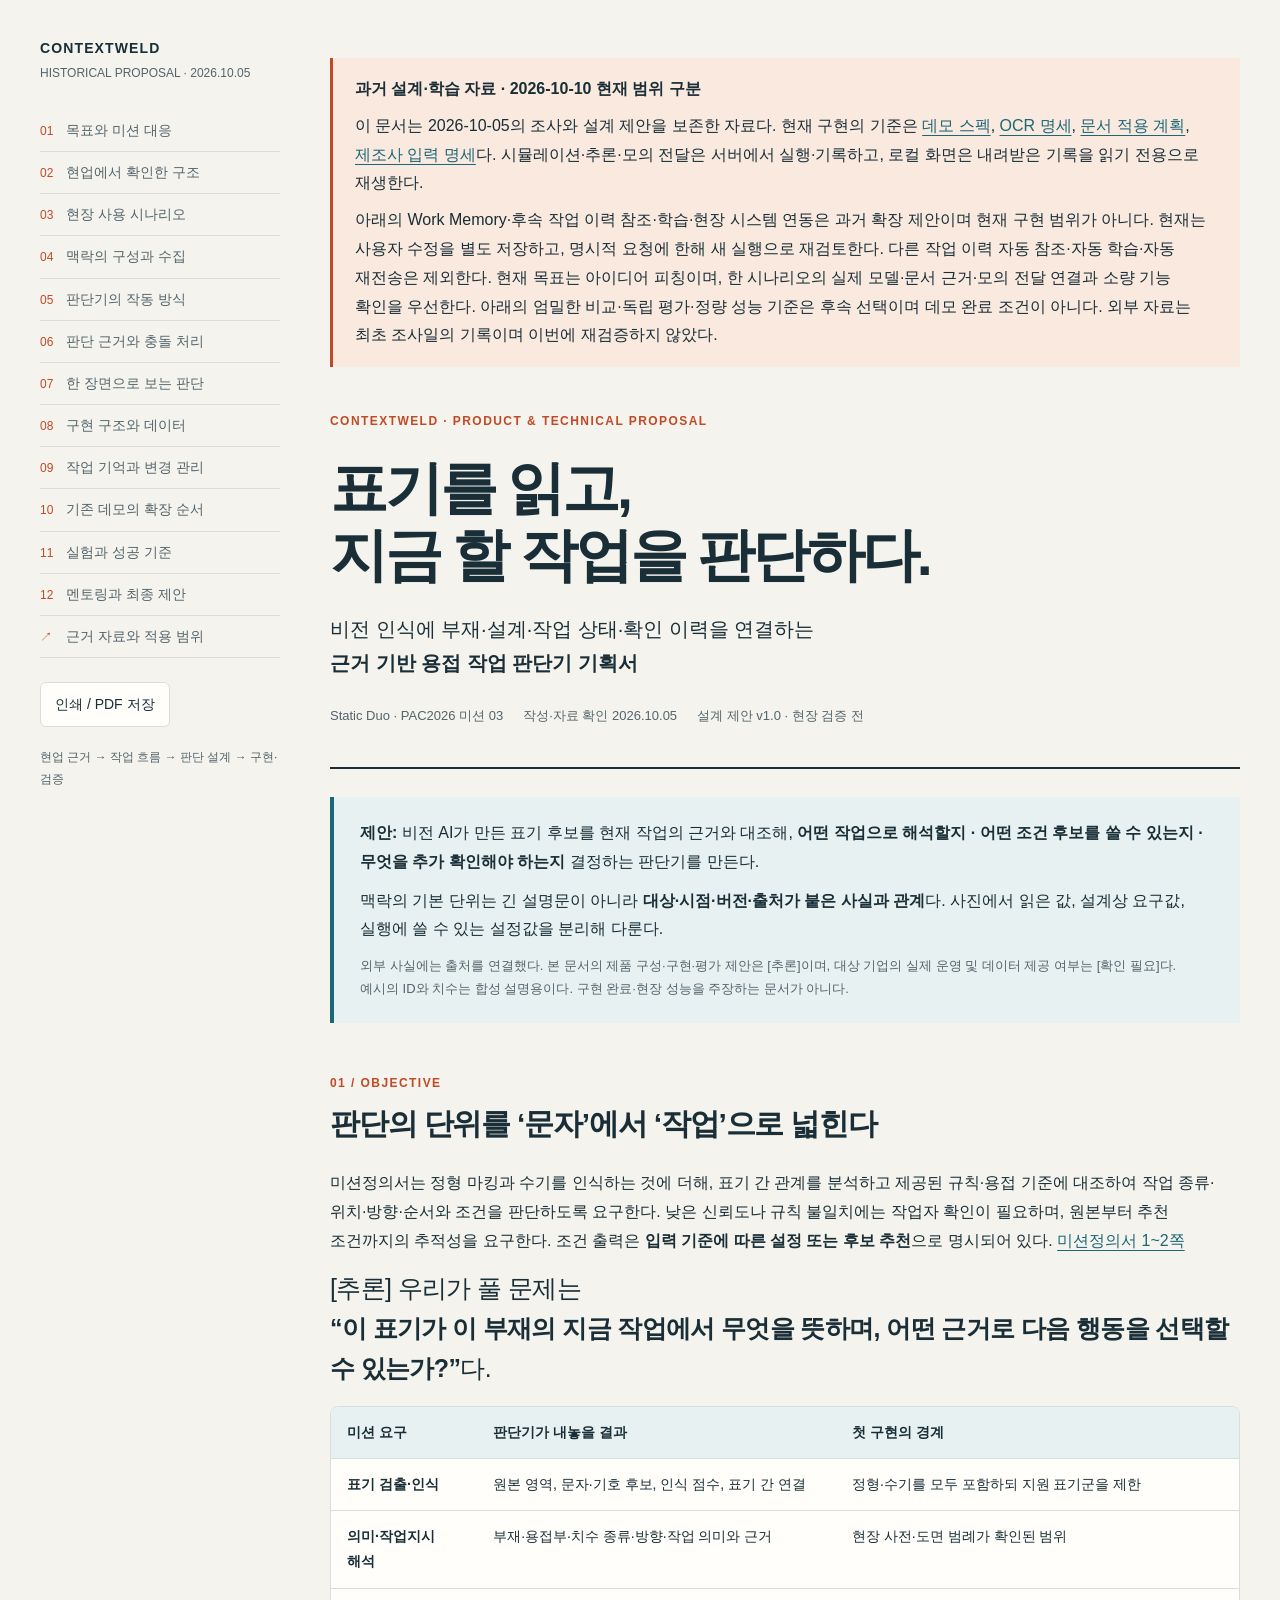
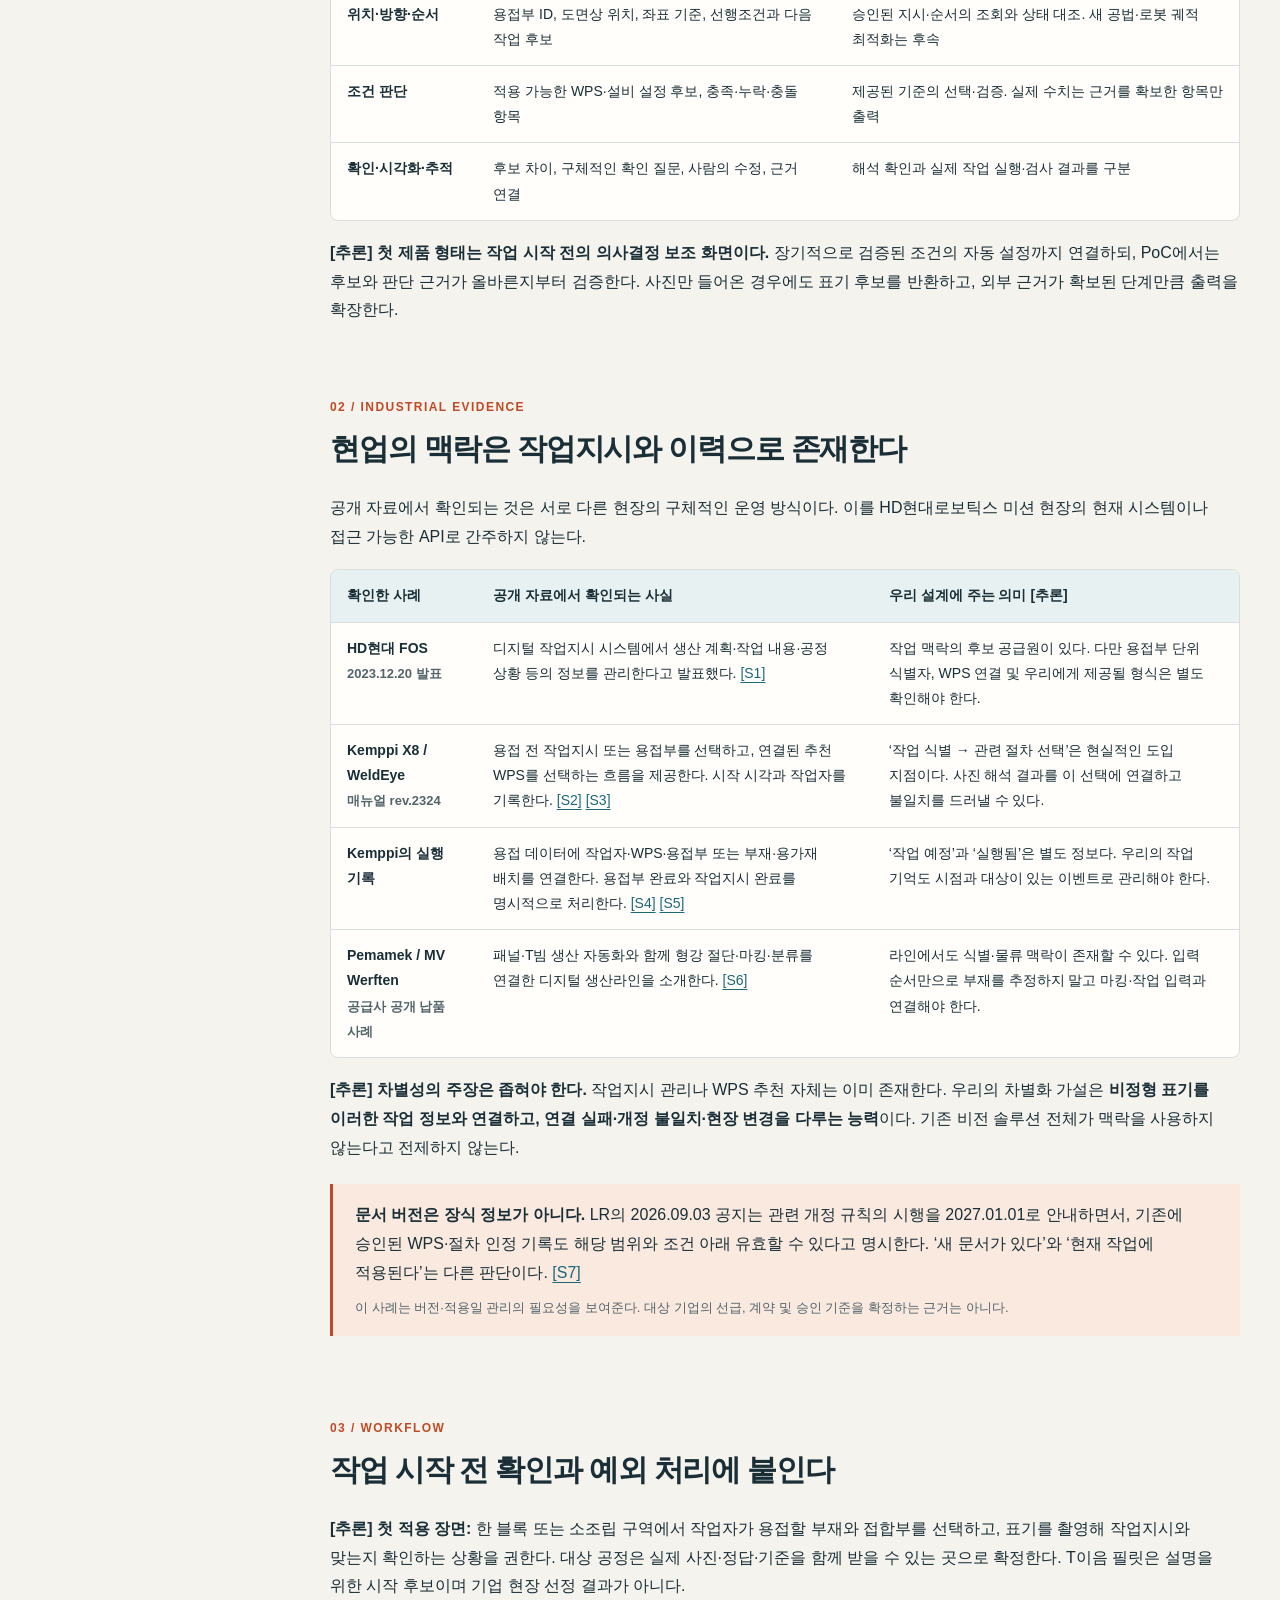
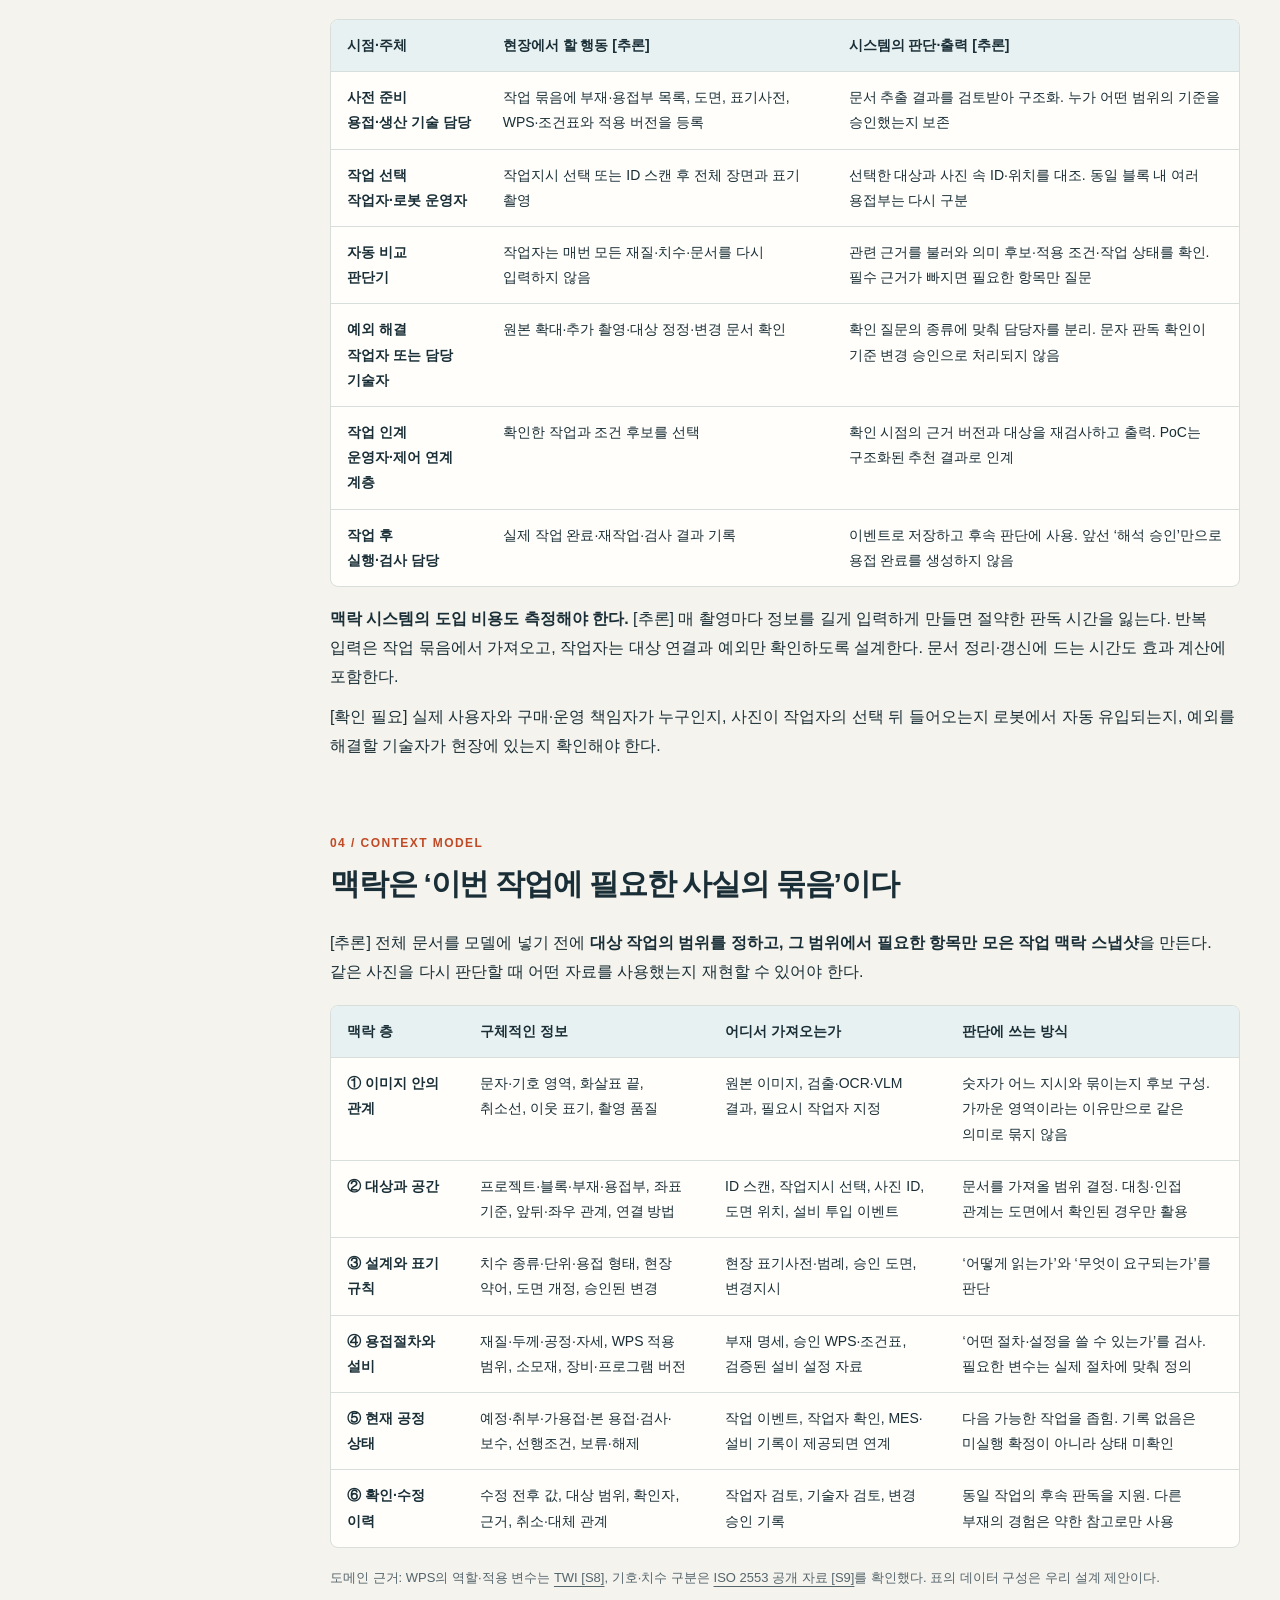
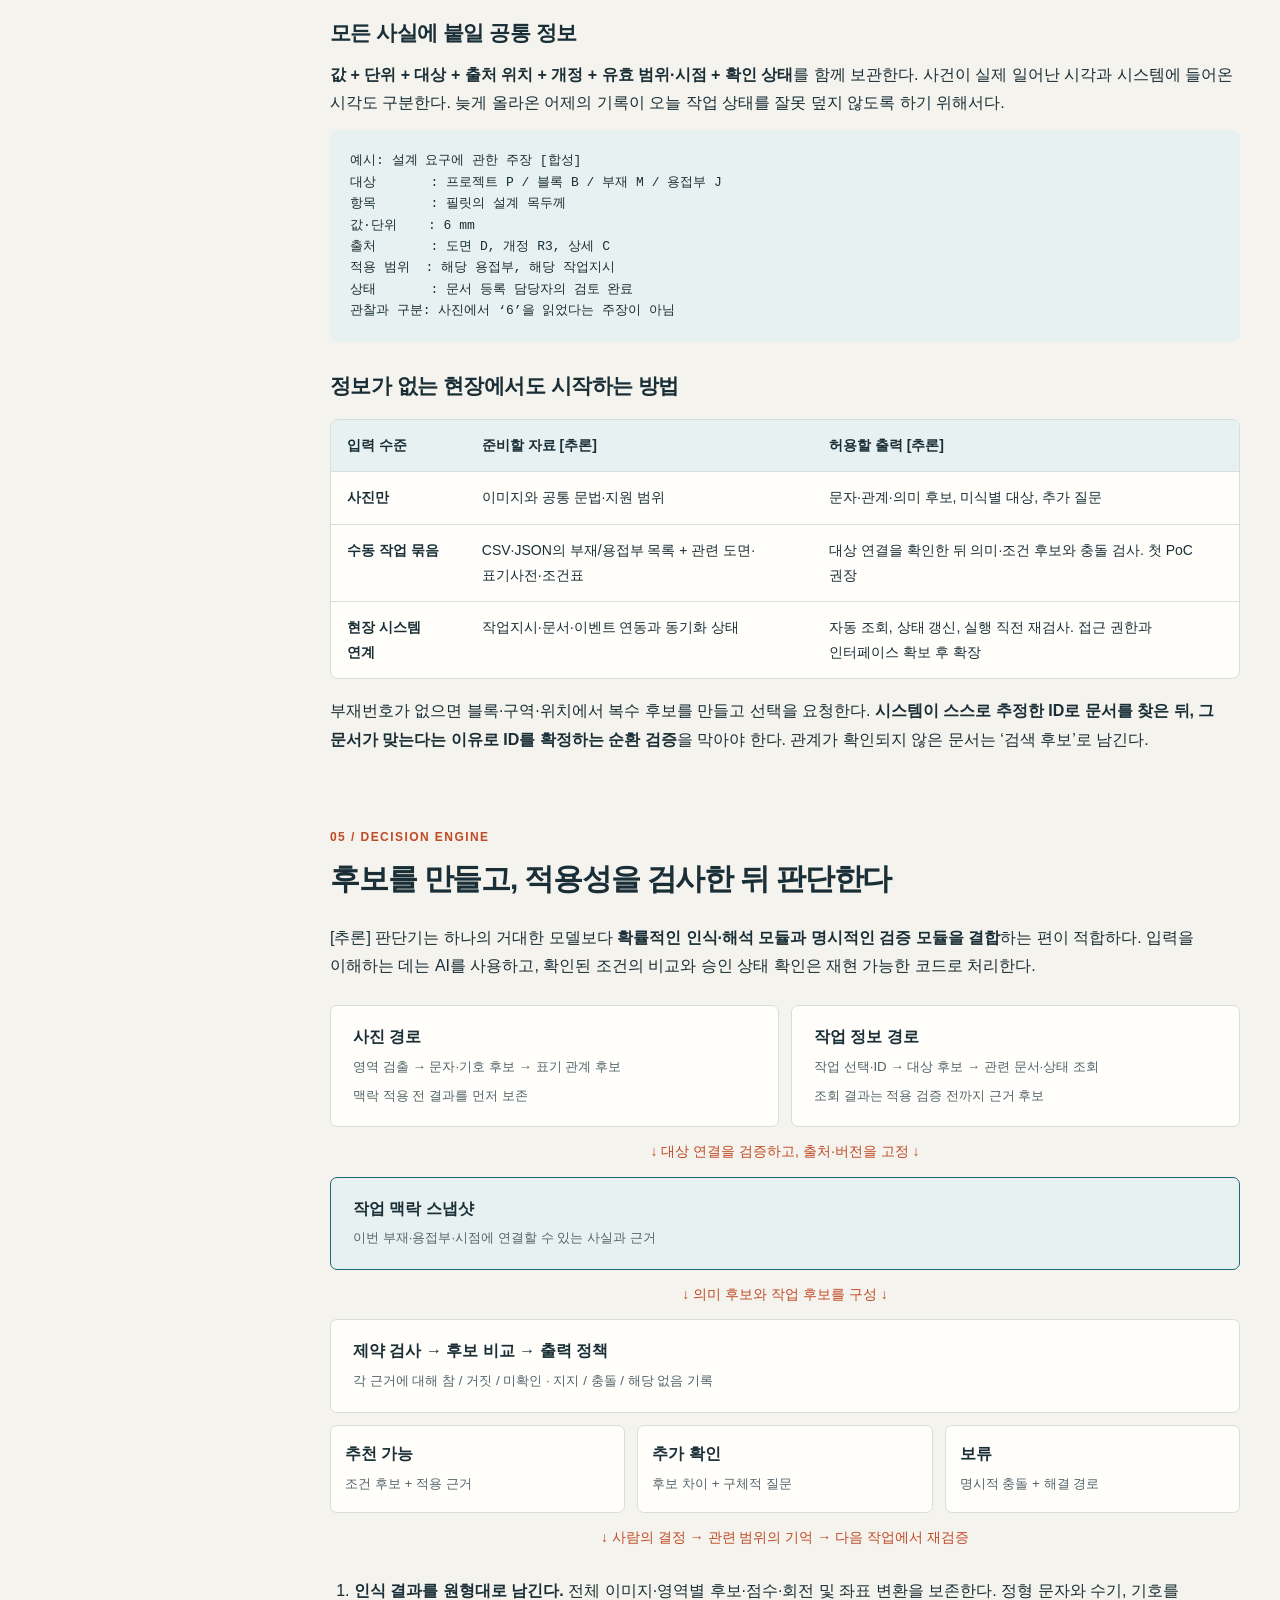
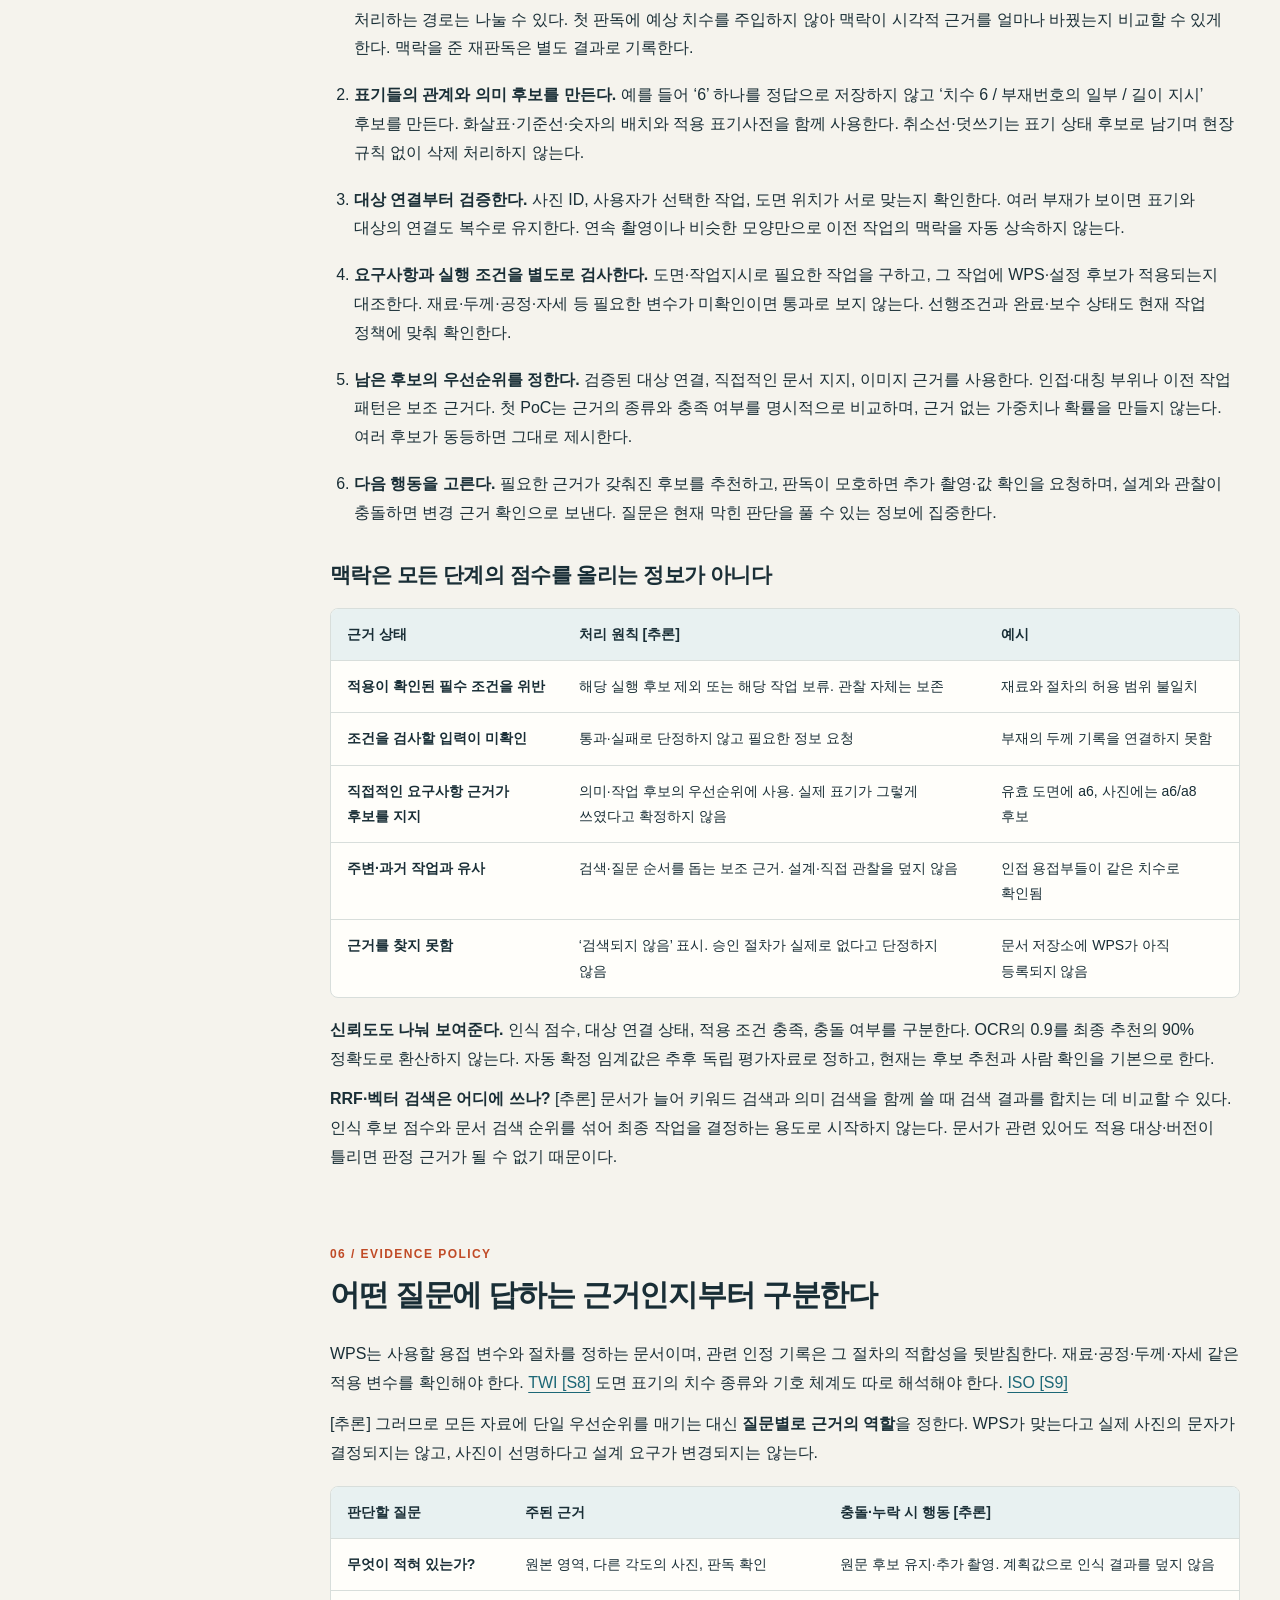
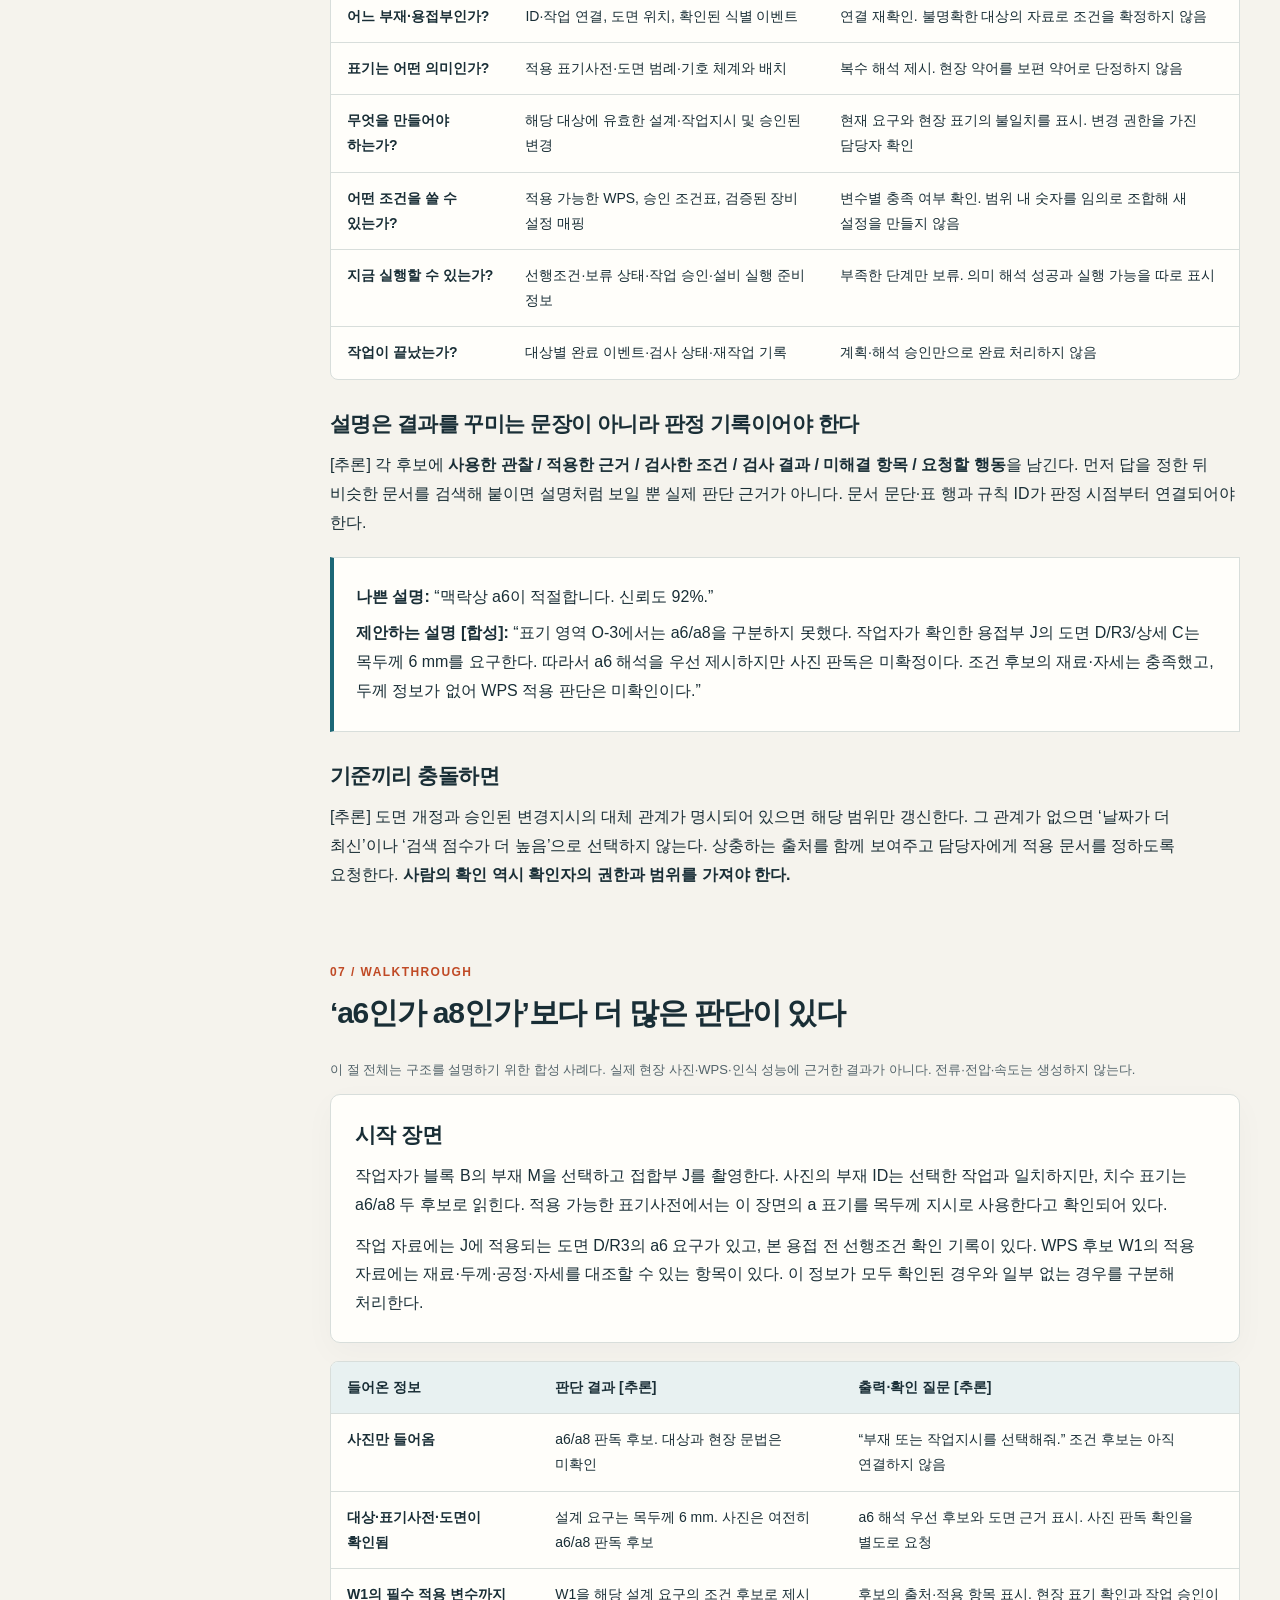
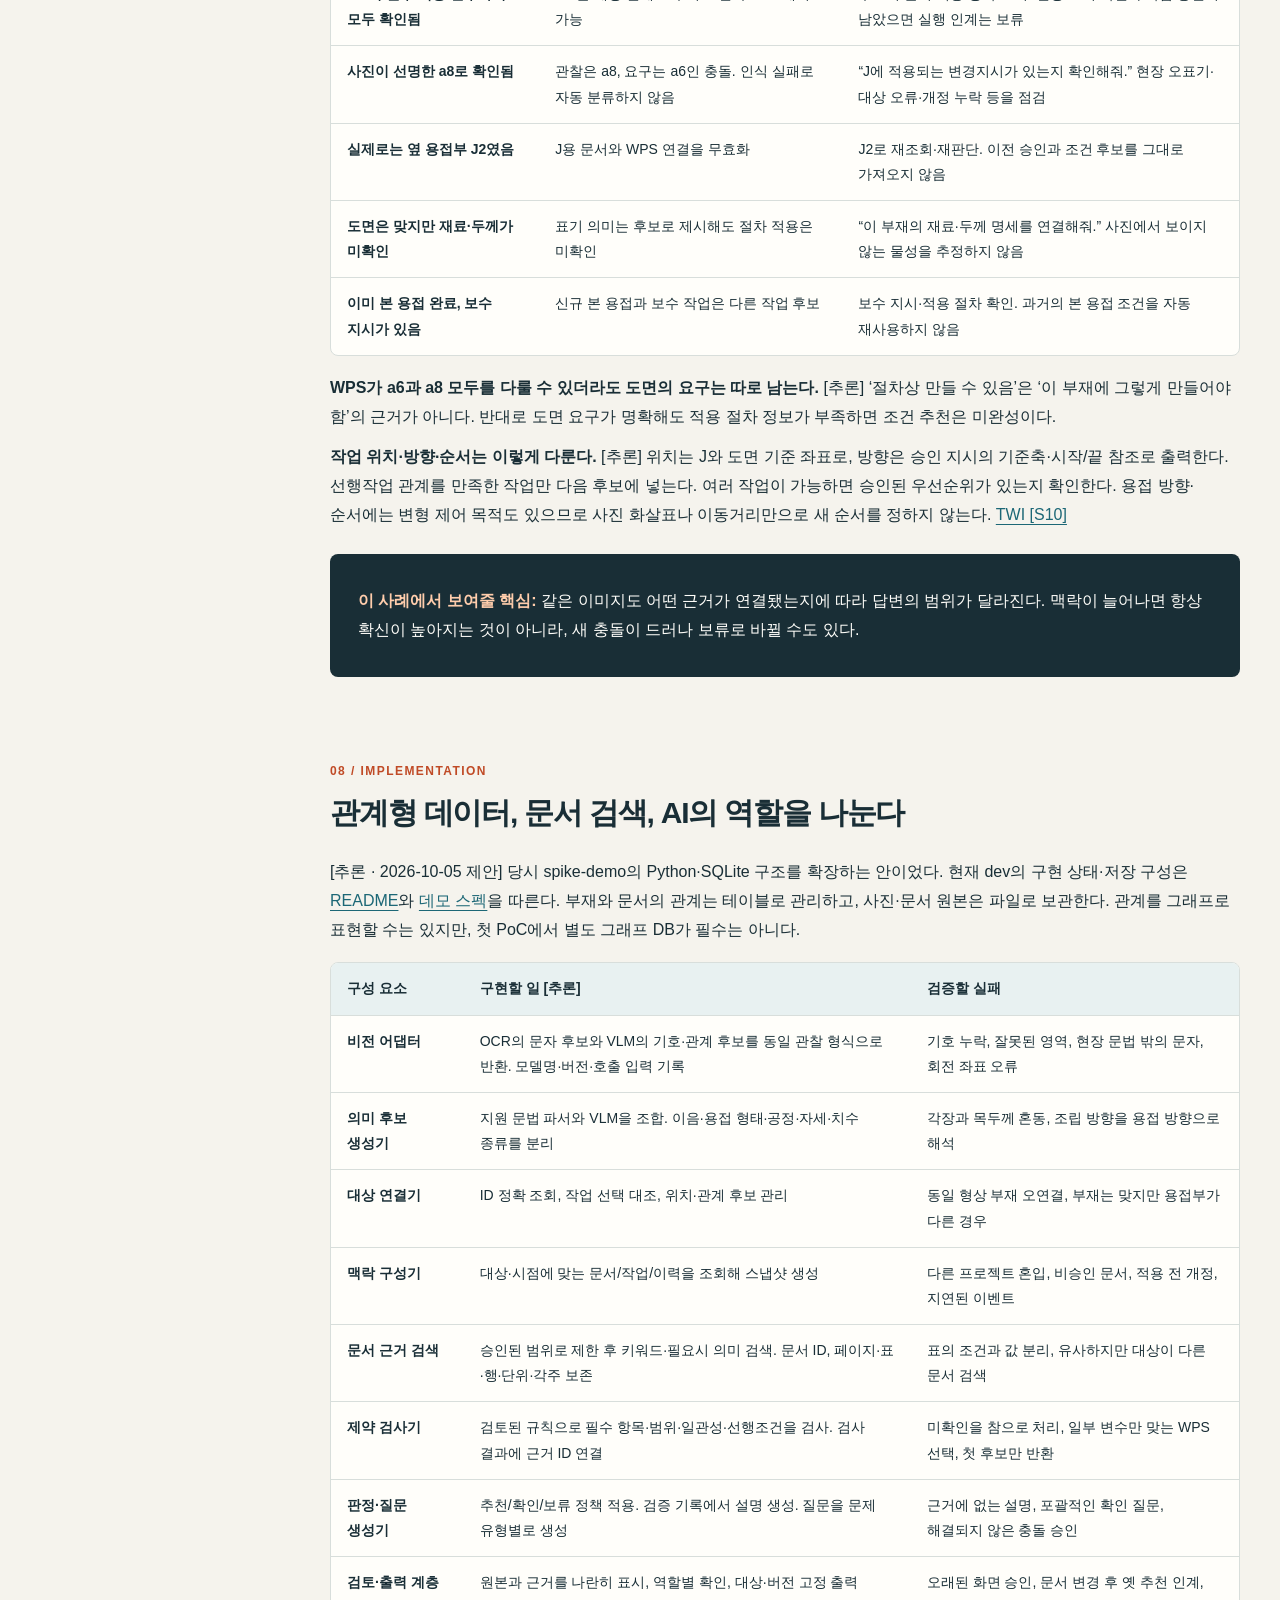
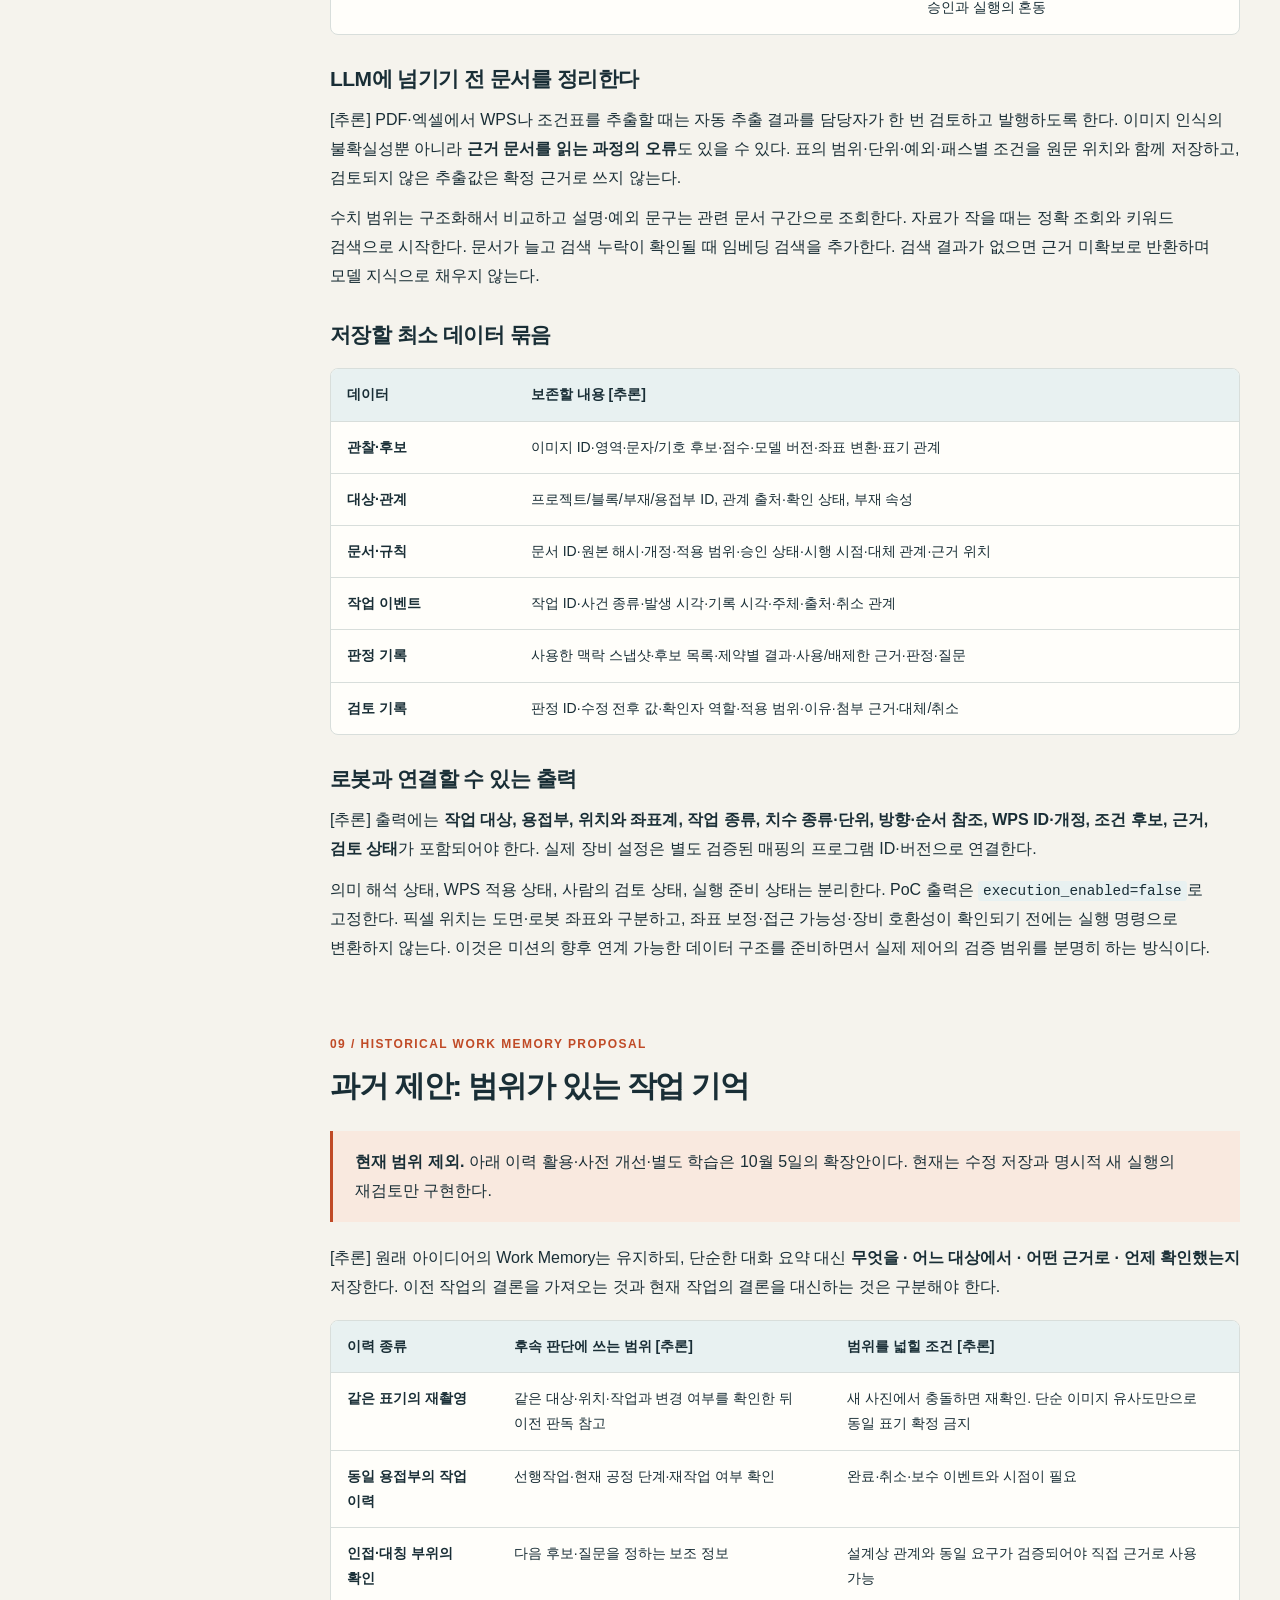
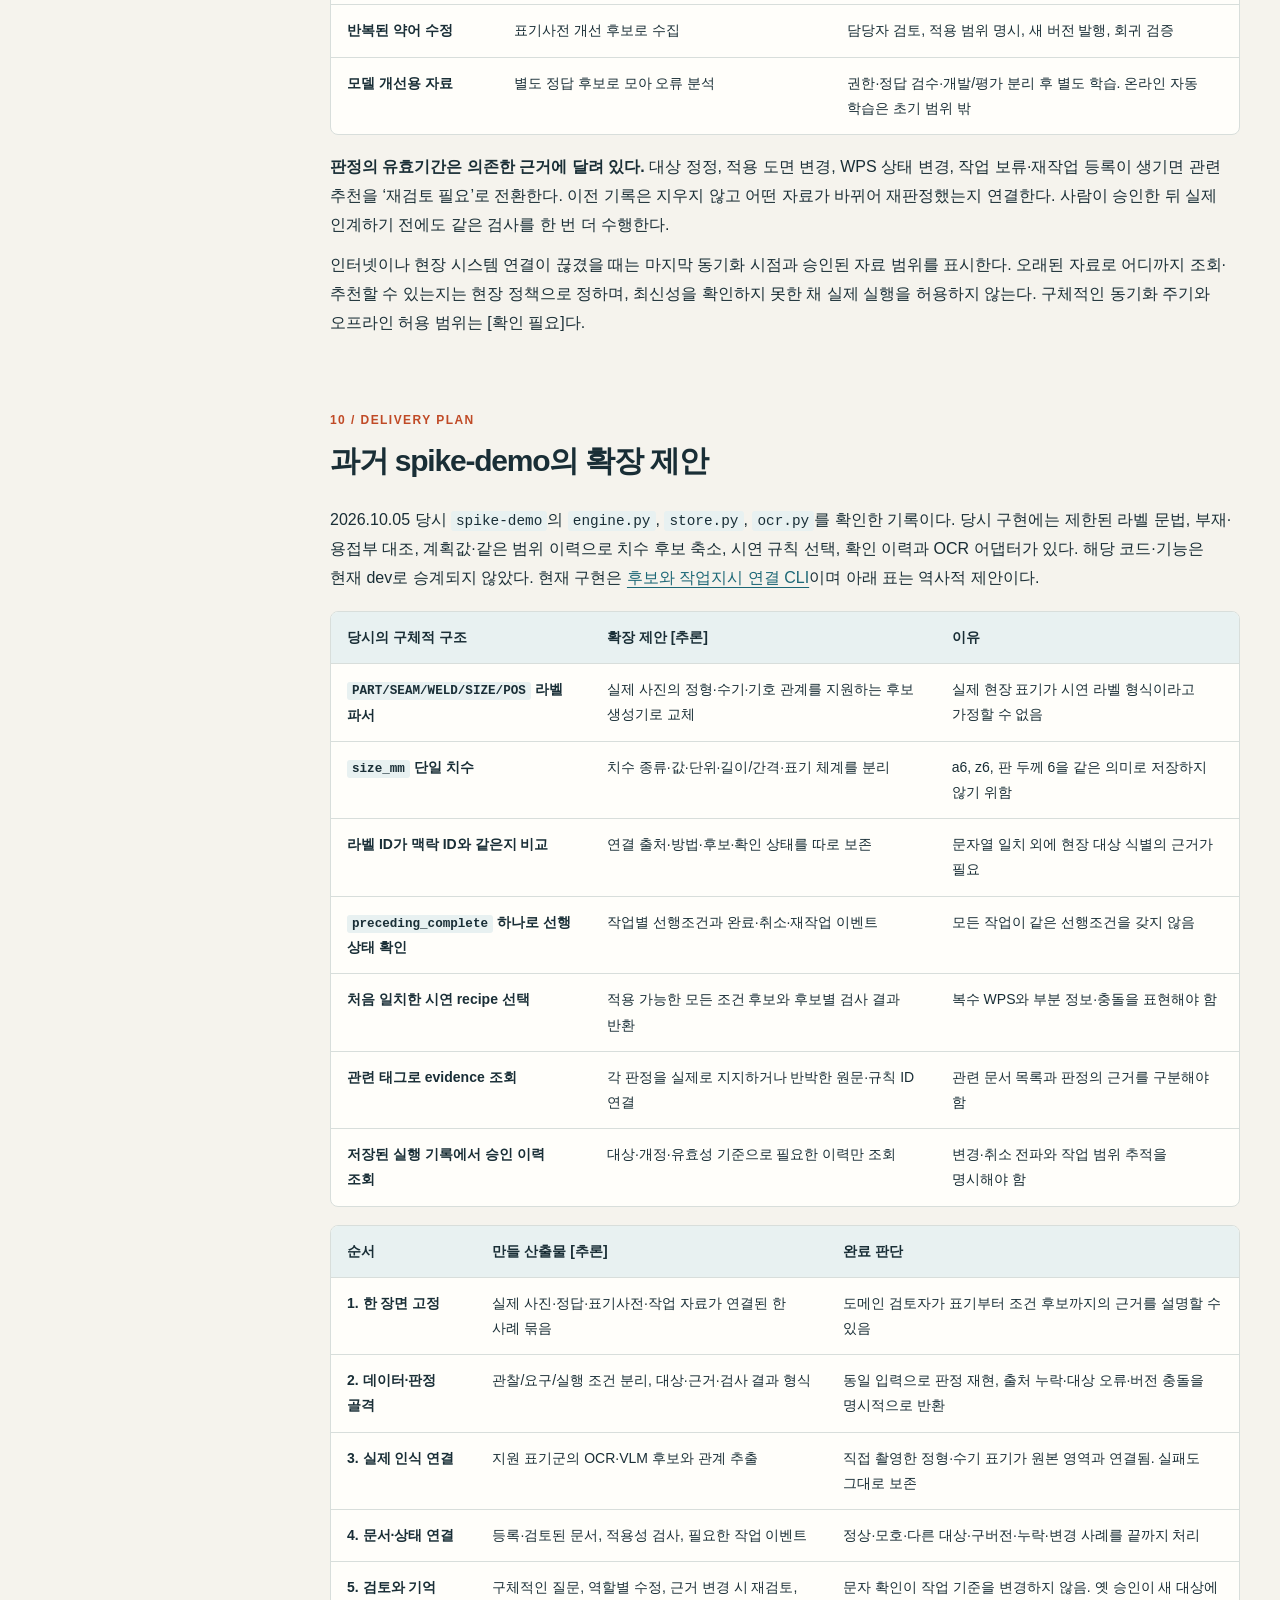
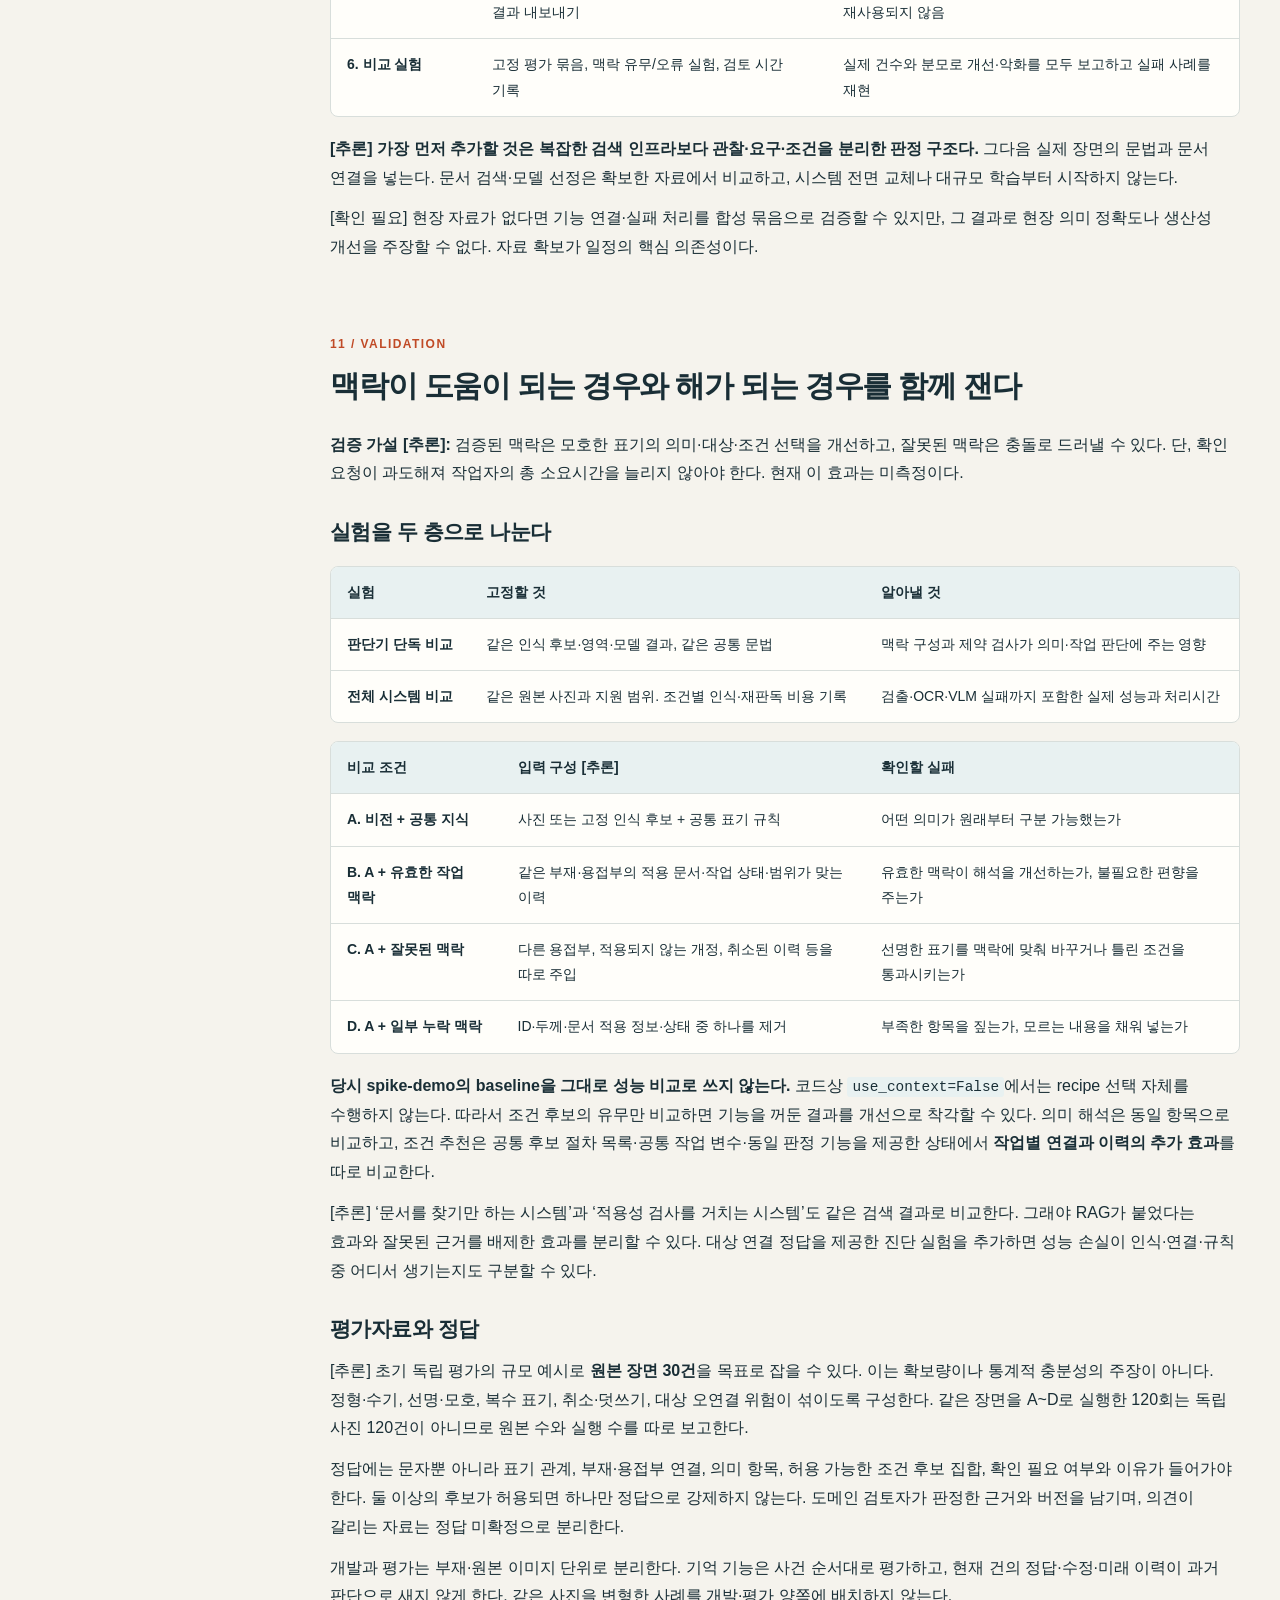
<file: docs/context-decision-proposal.html>
<!doctype html>
<html lang="ko"><head><meta charset="utf-8"><meta name="viewport" content="width=device-width,initial-scale=1"><meta name="description" content="ContextWeld 맥락 기반 용접 작업 판단기 기획서: 현업 근거, 데이터, 판정 절차, 구현 및 검증 계획"><title>ContextWeld · 과거 맥락 판단기 설계 제안</title><style>
:root{--bg:#f5f3ed;--paper:#fffefa;--ink:#192e36;--muted:#53646b;--line:#d8dedb;--accent:#c04a26;--soft:#f9e9df;--blue:#1c6776;--blue-soft:#e8f1f1;--plate:#d9e1e2;--shadow:0 10px 32px #182e3608;color-scheme:light}
*{box-sizing:border-box}html{scroll-behavior:smooth;scroll-padding-top:24px}body{margin:0;background:var(--bg);color:var(--ink);font-family:-apple-system,BlinkMacSystemFont,"Apple SD Gothic Neo","Malgun Gothic",sans-serif;font-size:16px;line-height:1.8;word-break:keep-all;overflow-wrap:anywhere}a{color:var(--blue);text-underline-offset:4px}a:hover{color:var(--accent)}button,input{font:inherit}button{cursor:pointer}button:focus-visible,a:focus-visible,input:focus-visible{outline:3px solid var(--accent);outline-offset:4px}.skip{position:absolute;left:12px;top:-100px;background:var(--paper);padding:10px;z-index:10}.skip:focus{top:12px}.layout{max-width:1440px;margin:auto;display:grid;grid-template-columns:240px minmax(0,1fr);gap:50px;padding:36px 40px 80px}.rail{position:sticky;top:28px;align-self:start;font-size:14px}.brand{font-weight:800;letter-spacing:.08em;font-size:14px}.edition{color:var(--muted);font-size:12px;margin:2px 0 25px}.rail nav a{display:block;text-decoration:none;color:var(--muted);padding:8px 0;border-bottom:1px solid var(--line)}.rail nav a:hover{color:var(--accent)}.rail nav span{display:inline-block;width:26px;color:var(--accent);font-size:12px}.rail .print{margin-top:24px}.print,.choice{border:1px solid var(--line);border-radius:6px;background:var(--paper);color:var(--ink);padding:9px 14px}.print:hover,.choice:hover{border-color:var(--blue)}main{min-width:0;max-width:1000px}.hero{padding:22px 0 40px;border-bottom:2px solid var(--ink)}.eyebrow{color:var(--accent);font-size:12px;font-weight:800;letter-spacing:.12em;text-transform:uppercase}.hero h1{font-size:clamp(34px,4.5vw,58px);line-height:1.17;letter-spacing:-.055em;margin:22px 0}.hero .lead{font-size:20px;max-width:700px;line-height:1.7}.meta{display:flex;flex-wrap:wrap;gap:8px 20px;color:var(--muted);font-size:13px;margin-top:24px}.intro{background:var(--blue-soft);padding:22px 26px;margin-top:28px;border-left:4px solid var(--blue)}.intro p{margin:0}.intro p+p{margin-top:10px}section{padding:50px 0 10px;scroll-margin-top:20px}h2{font-size:30px;letter-spacing:-.04em;line-height:1.4;margin:9px 0 24px}h3{font-size:21px;letter-spacing:-.025em;margin:28px 0 12px;line-height:1.5}h4{font-size:17px;margin:0 0 8px}p{margin:12px 0}strong{font-weight:750}.small,.source{font-size:13px;color:var(--muted)}.source{margin-top:14px}.source a{color:var(--muted)}.tag{font-size:12px;color:var(--accent);font-weight:700}.note{border-left:3px solid var(--accent);background:var(--soft);padding:17px 22px;margin:22px 0}.note p{margin:0}.note p+p{margin-top:8px}.grid{display:grid;grid-template-columns:repeat(2,minmax(0,1fr));gap:18px;margin:20px 0}.card{background:var(--paper);border:1px solid var(--line);border-radius:10px;padding:24px;box-shadow:var(--shadow)}.card p:last-child{margin-bottom:0}.card h3{margin:0 0 12px}.table-wrap{overflow-x:auto;margin:18px 0;border:1px solid var(--line);border-radius:8px;background:var(--paper)}table{width:100%;border-collapse:collapse;font-size:14px;text-align:left}th{background:var(--blue-soft);font-weight:700}td,th{padding:13px 16px;vertical-align:top;border-bottom:1px solid var(--line)}tr:last-child td{border-bottom:0}th:first-child{min-width:125px}td:first-child{font-weight:650}caption{text-align:left;padding:12px 16px;font-weight:700}code{font-family:ui-monospace,SFMono-Regular,Consolas,monospace;font-size:.9em;background:var(--blue-soft);padding:2px 5px;border-radius:3px}ul,ol{padding-left:24px}li{padding:3px 0}.flow{display:flex;gap:8px;align-items:stretch;margin:20px 0;flex-wrap:wrap}.flow .step{flex:1;min-width:130px;background:var(--paper);border-top:3px solid var(--blue);padding:14px 16px}.flow .step span{display:block;color:var(--muted);font-size:13px}.flow .arrow{align-self:center;color:var(--accent)}figure{margin:0}.diagram{width:100%;height:auto;display:block}.diagram text{fill:var(--ink);font-family:inherit;font-size:14px}.diagram .line{fill:none;stroke:var(--ink);stroke-width:2}.diagram .guide{fill:none;stroke:var(--muted);stroke-width:1}.diagram .plate{fill:var(--plate);stroke:var(--ink);stroke-width:1.5}.diagram .weld{fill:#cce0e4;stroke:var(--blue);stroke-width:2}.diagram .measure{stroke:var(--accent);stroke-width:2;fill:none}figcaption{color:var(--muted);font-size:13px;margin-top:12px}.definition{border-top:1px solid var(--line);padding-top:12px}.searchbox{display:flex;align-items:center;gap:12px;flex-wrap:wrap;margin:20px 0}.searchbox label{font-weight:700}.searchbox input{flex:1;min-width:180px;background:var(--paper);border:1px solid var(--line);border-radius:6px;padding:10px 12px;color:var(--ink)}.searchbox output{font-size:13px;color:var(--muted)}.glossary{display:grid;grid-template-columns:repeat(2,minmax(0,1fr));gap:0 26px}.term{padding:16px 0;border-top:1px solid var(--line)}.term h4 small{display:block;font-size:12px;font-weight:400;color:var(--muted);letter-spacing:.02em}.term p{font-size:14px;margin:5px 0}.empty{color:var(--muted)}[hidden]{display:none!important}.choices{display:flex;gap:8px;flex-wrap:wrap;margin:16px 0}.choice[aria-pressed=true]{background:var(--ink);color:var(--paper);border-color:var(--ink)}.scenario{background:var(--paper);border:1px solid var(--line);padding:24px;border-radius:8px}.scenario h4{font-size:19px}.scenario .decision{margin-top:18px;border-top:1px solid var(--line);padding-top:15px;color:var(--blue);font-weight:700}.arch{margin:24px 0;display:grid;gap:12px}.arch-row{display:grid;grid-template-columns:1fr 1fr;gap:12px}.arch-node{border:1px solid var(--line);background:var(--paper);padding:17px 22px;border-radius:7px}.arch-node strong{display:block}.arch-node small{color:var(--muted)}.arch-node.focus{background:var(--blue-soft);border-color:var(--blue)}.arch-direction{text-align:center;color:var(--accent);font-size:14px}.arch-output{display:grid;grid-template-columns:repeat(3,minmax(0,1fr));gap:12px}.arch-output .arch-node{padding:14px}.quote{font-size:24px;line-height:1.65;border-left:4px solid var(--accent);padding:10px 0 10px 24px;margin:24px 0;letter-spacing:-.03em}.refs{font-size:13px;color:var(--muted);padding:30px 0;border-top:1px solid var(--line);margin-top:45px}.refs ol{padding-left:22px}.refs li{padding:6px 0}.refs a{overflow-wrap:anywhere}.footer{font-size:12px;color:var(--muted);border-top:1px solid var(--line);padding-top:20px}.print-only{display:none}
@media(max-width:1100px){.layout{grid-template-columns:190px minmax(0,1fr);gap:30px;padding:28px}.card{padding:18px}.diagram text{font-size:15px}}
@media(max-width:800px){.layout{display:block;padding:20px}.rail{position:static;margin-bottom:25px}.edition{margin-bottom:12px}.rail nav{display:flex;gap:8px 16px;flex-wrap:wrap}.rail nav a{padding:3px 0;border:0;font-size:12px}.rail nav span{width:21px}.rail .print{margin-top:15px}.hero{padding-top:8px}.hero .lead{font-size:18px}.grid,.glossary{grid-template-columns:1fr}.arch-output{grid-template-columns:1fr}section{padding-top:38px}h2{font-size:27px}.table-wrap table{min-width:560px}.arch-row{grid-template-columns:1fr}.flow .arrow{display:none}}
@media(max-width:400px){.layout{padding:16px}.hero h1{font-size:36px}.card{padding:12px}.note,.intro{padding:15px}.scenario{padding:16px}.quote{font-size:21px}.searchbox input{width:100%}}
@media(prefers-reduced-motion:reduce){html{scroll-behavior:auto}}
@media print{@page{size:A4;margin:16mm}body{background:white;font-size:10pt;line-height:1.6;color:#172d35}.layout{display:block;max-width:none;padding:0}.rail,.searchbox,.choices,.skip{display:none}main{max-width:none}.hero{padding:0 0 20px}.hero h1{font-size:32pt}.hero .lead{font-size:13pt}h2{font-size:20pt}h3{font-size:14pt}section{padding-top:25px}a{color:inherit;text-decoration:none}.card,.note,.intro,.scenario{box-shadow:none;break-inside:avoid}.grid{gap:12px}.table-wrap{overflow:visible;border-radius:0}table{font-size:9pt}thead{display:table-header-group}tr{break-inside:avoid}.table-wrap table{min-width:0}.glossary{grid-template-columns:1fr 1fr}.term[hidden],.scenario[hidden]{display:block!important}.scenario{margin:12px 0}.empty{display:none}.print-only{display:block}.refs{font-size:9pt}.arch{break-inside:avoid}h2,h3,h4{break-after:avoid}p{orphans:3;widows:3}}
@media print{.refs{break-before:page}.term{break-inside:avoid}}

.proposal-label{font-size:12px;letter-spacing:.08em;color:var(--accent);font-weight:800}.toc-note{font-size:12px;color:var(--muted);margin-top:20px}.statement{font-size:25px;line-height:1.6;letter-spacing:-.025em}.evidence{border:1px solid var(--line);border-left:4px solid var(--blue);padding:18px 22px;background:var(--paper);margin:20px 0}.evidence p{margin:7px 0}.table-wrap td{min-width:150px}.table-wrap td:first-child{min-width:120px}.wide td{min-width:175px}.status{display:inline-block;padding:2px 9px;border:1px solid var(--line);border-radius:4px;font-size:12px;font-weight:700}.decision-list{counter-reset:decision}.decision-list>li{margin-bottom:12px}.pipeline{display:grid;gap:9px;margin:22px 0}.pipeline>div{padding:15px 20px;border:1px solid var(--line);background:var(--paper);border-radius:6px}.pipeline b{color:var(--blue)}.pipeline small{display:block;color:var(--muted)}.refs li{padding:12px 0}.refs p{margin:4px 0}.callout{background:var(--ink);color:var(--paper);padding:25px 28px;border-radius:8px;margin:24px 0}.callout strong{color:#ffcdac}.callout p{margin:8px 0}.mini{font-size:13px}.record{font-family:ui-monospace,SFMono-Regular,monospace;font-size:13px;white-space:pre-wrap;word-break:break-word;background:var(--blue-soft);padding:20px;border-radius:7px;line-height:1.65}.case-detail{border-top:1px solid var(--line);padding-top:14px}.no-wrap{white-space:nowrap}@media print{.callout{background:#edf2f2;color:#192e36}.callout strong{color:#9d381c}.evidence{break-inside:avoid}.table-wrap td{min-width:0}.wide td{min-width:0}.record{font-size:8pt}.statement{font-size:16pt}.pipeline>div{break-inside:avoid}.refs{break-before:auto}}
</style></head><body><a class="skip" href="#main">본문으로 이동</a><div class="layout"><aside class="rail" aria-label="문서 탐색"><div class="brand">CONTEXTWELD</div><div class="edition">HISTORICAL PROPOSAL · 2026.10.05</div><nav aria-label="목차"><a href="#objective"><span>01</span>목표와 미션 대응</a><a href="#field"><span>02</span>현업에서 확인한 구조</a><a href="#workflow"><span>03</span>현장 사용 시나리오</a><a href="#context"><span>04</span>맥락의 구성과 수집</a><a href="#judge"><span>05</span>판단기의 작동 방식</a><a href="#evidence"><span>06</span>판단 근거와 충돌 처리</a><a href="#example"><span>07</span>한 장면으로 보는 판단</a><a href="#architecture"><span>08</span>구현 구조와 데이터</a><a href="#memory"><span>09</span>작업 기억과 변경 관리</a><a href="#build"><span>10</span>기존 데모의 확장 순서</a><a href="#evaluation"><span>11</span>실험과 성공 기준</a><a href="#questions"><span>12</span>멘토링과 최종 제안</a><a href="#sources"><span>↗</span>근거 자료와 적용 범위</a></nav><button class="print" id="print" type="button">인쇄 / PDF 저장</button><p class="toc-note">현업 근거 → 작업 흐름 → 판단 설계 → 구현·검증</p></aside><main id="main">
<div class="note" role="note"><p><strong>과거 설계·학습 자료 · 2026-10-10 현재 범위 구분</strong></p><p>이 문서는 2026-10-05의 조사와 설계 제안을 보존한 자료다. 현재 구현의 기준은 <a href="DEMO_SPEC.md">데모 스펙</a>, <a href="OCR_PIPELINE_SPEC.md">OCR 명세</a>, <a href="DOCUMENT_APPLICATION_PLAN.md">문서 적용 계획</a>, <a href="WELDING_ROBOT_INPUT_SPEC.md">제조사 입력 명세</a>다. 시뮬레이션·추론·모의 전달은 서버에서 실행·기록하고, 로컬 화면은 내려받은 기록을 읽기 전용으로 재생한다.</p><p>아래의 Work Memory·후속 작업 이력 참조·학습·현장 시스템 연동은 과거 확장 제안이며 현재 구현 범위가 아니다. 현재는 사용자 수정을 별도 저장하고, 명시적 요청에 한해 새 실행으로 재검토한다. 다른 작업 이력 자동 참조·자동 학습·자동 재전송은 제외한다. 현재 목표는 아이디어 피칭이며, 한 시나리오의 실제 모델·문서 근거·모의 전달 연결과 소량 기능 확인을 우선한다. 아래의 엄밀한 비교·독립 평가·정량 성능 기준은 후속 선택이며 데모 완료 조건이 아니다. 외부 자료는 최초 조사일의 기록이며 이번에 재검증하지 않았다.</p></div>

<header class="hero"><div class="eyebrow">CONTEXTWELD · PRODUCT &amp; TECHNICAL PROPOSAL</div><h1>표기를 읽고,<br>지금 할 작업을 판단하다.</h1><p class="lead">비전 인식에 부재·설계·작업 상태·확인 이력을 연결하는<br><strong>근거 기반 용접 작업 판단기 기획서</strong></p><div class="meta"><span>Static Duo · PAC2026 미션 03</span><span>작성·자료 확인 2026.10.05</span><span>설계 제안 v1.0 · 현장 검증 전</span></div></header>
<div class="intro"><p><strong>제안:</strong> 비전 AI가 만든 표기 후보를 현재 작업의 근거와 대조해, <strong>어떤 작업으로 해석할지 · 어떤 조건 후보를 쓸 수 있는지 · 무엇을 추가 확인해야 하는지</strong> 결정하는 판단기를 만든다.</p><p>맥락의 기본 단위는 긴 설명문이 아니라 <strong>대상·시점·버전·출처가 붙은 사실과 관계</strong>다. 사진에서 읽은 값, 설계상 요구값, 실행에 쓸 수 있는 설정값을 분리해 다룬다.</p><p class="small">외부 사실에는 출처를 연결했다. 본 문서의 제품 구성·구현·평가 제안은 [추론]이며, 대상 기업의 실제 운영 및 데이터 제공 여부는 [확인 필요]다. 예시의 ID와 치수는 합성 설명용이다. 구현 완료·현장 성능을 주장하는 문서가 아니다.</p></div>

<section id="objective"><div class="eyebrow">01 / OBJECTIVE</div><h2>판단의 단위를 ‘문자’에서 ‘작업’으로 넓힌다</h2>
<p>미션정의서는 정형 마킹과 수기를 인식하는 것에 더해, 표기 간 관계를 분석하고 제공된 규칙·용접 기준에 대조하여 작업 종류·위치·방향·순서와 조건을 판단하도록 요구한다. 낮은 신뢰도나 규칙 불일치에는 작업자 확인이 필요하며, 원본부터 추천 조건까지의 추적성을 요구한다. 조건 출력은 <strong>입력 기준에 따른 설정 또는 후보 추천</strong>으로 명시되어 있다. <a href="references/mission-03.pdf">미션정의서 1~2쪽</a></p>
<p class="statement">[추론] 우리가 풀 문제는<br><strong>“이 표기가 이 부재의 지금 작업에서 무엇을 뜻하며, 어떤 근거로 다음 행동을 선택할 수 있는가?”</strong>다.</p>
<div class="table-wrap"><table><thead><tr><th>미션 요구</th><th>판단기가 내놓을 결과</th><th>첫 구현의 경계</th></tr></thead><tbody>
<tr><td>표기 검출·인식</td><td>원본 영역, 문자·기호 후보, 인식 점수, 표기 간 연결</td><td>정형·수기를 모두 포함하되 지원 표기군을 제한</td></tr>
<tr><td>의미·작업지시 해석</td><td>부재·용접부·치수 종류·방향·작업 의미와 근거</td><td>현장 사전·도면 범례가 확인된 범위</td></tr>
<tr><td>위치·방향·순서</td><td>용접부 ID, 도면상 위치, 좌표 기준, 선행조건과 다음 작업 후보</td><td>승인된 지시·순서의 조회와 상태 대조. 새 공법·로봇 궤적 최적화는 후속</td></tr>
<tr><td>조건 판단</td><td>적용 가능한 WPS·설비 설정 후보, 충족·누락·충돌 항목</td><td>제공된 기준의 선택·검증. 실제 수치는 근거를 확보한 항목만 출력</td></tr>
<tr><td>확인·시각화·추적</td><td>후보 차이, 구체적인 확인 질문, 사람의 수정, 근거 연결</td><td>해석 확인과 실제 작업 실행·검사 결과를 구분</td></tr>
</tbody></table></div>
<p><strong>[추론] 첫 제품 형태는 작업 시작 전의 의사결정 보조 화면이다.</strong> 장기적으로 검증된 조건의 자동 설정까지 연결하되, PoC에서는 후보와 판단 근거가 올바른지부터 검증한다. 사진만 들어온 경우에도 표기 후보를 반환하고, 외부 근거가 확보된 단계만큼 출력을 확장한다.</p>
</section>

<section id="field"><div class="eyebrow">02 / INDUSTRIAL EVIDENCE</div><h2>현업의 맥락은 작업지시와 이력으로 존재한다</h2>
<p>공개 자료에서 확인되는 것은 서로 다른 현장의 구체적인 운영 방식이다. 이를 HD현대로보틱스 미션 현장의 현재 시스템이나 접근 가능한 API로 간주하지 않는다.</p>
<div class="table-wrap"><table><thead><tr><th>확인한 사례</th><th>공개 자료에서 확인되는 사실</th><th>우리 설계에 주는 의미 [추론]</th></tr></thead><tbody>
<tr><td>HD현대 FOS<br><span class="small">2023.12.20 발표</span></td><td>디지털 작업지시 시스템에서 생산 계획·작업 내용·공정 상황 등의 정보를 관리한다고 발표했다. <a href="https://esg.hd.com/ko/news/743">[S1]</a></td><td>작업 맥락의 후보 공급원이 있다. 다만 용접부 단위 식별자, WPS 연결 및 우리에게 제공될 형식은 별도 확인해야 한다.</td></tr>
<tr><td>Kemppi X8 / WeldEye<br><span class="small">매뉴얼 rev.2324</span></td><td>용접 전 작업지시 또는 용접부를 선택하고, 연결된 추천 WPS를 선택하는 흐름을 제공한다. 시작 시각과 작업자를 기록한다. <a href="https://userdoc.kemppi.com/om/x8-mig-welder/en/content/topics/c_operation/weldeye/selecting_work_order.htm">[S2]</a> <a href="https://userdoc.kemppi.com/om/x8-mig-welder/en/content/topics/c_operation/weldeye/recommended_wpss.htm">[S3]</a></td><td>‘작업 식별 → 관련 절차 선택’은 현실적인 도입 지점이다. 사진 해석 결과를 이 선택에 연결하고 불일치를 드러낼 수 있다.</td></tr>
<tr><td>Kemppi의 실행 기록</td><td>용접 데이터에 작업자·WPS·용접부 또는 부재·용가재 배치를 연결한다. 용접부 완료와 작업지시 완료를 명시적으로 처리한다. <a href="https://userdoc.kemppi.com/om/x8-mig-welder/en/content/topics/c_operation/weldeye/using_welding_data_collection.htm">[S4]</a> <a href="https://userdoc.kemppi.com/om/x8-mig-welder/en/content/topics/c_operation/weldeye/completing_work_order.htm">[S5]</a></td><td>‘작업 예정’과 ‘실행됨’은 별도 정보다. 우리의 작업 기억도 시점과 대상이 있는 이벤트로 관리해야 한다.</td></tr>
<tr><td>Pemamek / MV Werften<br><span class="small">공급사 공개 납품 사례</span></td><td>패널·T빔 생산 자동화와 함께 형강 절단·마킹·분류를 연결한 디지털 생산라인을 소개한다. <a href="https://pemamek.com/us/customer-stories/automated-pema-production-lines-to-mv-werften-shipyards/">[S6]</a></td><td>라인에서도 식별·물류 맥락이 존재할 수 있다. 입력 순서만으로 부재를 추정하지 말고 마킹·작업 입력과 연결해야 한다.</td></tr>
</tbody></table></div>
<p><strong>[추론] 차별성의 주장은 좁혀야 한다.</strong> 작업지시 관리나 WPS 추천 자체는 이미 존재한다. 우리의 차별화 가설은 <strong>비정형 표기를 이러한 작업 정보와 연결하고, 연결 실패·개정 불일치·현장 변경을 다루는 능력</strong>이다. 기존 비전 솔루션 전체가 맥락을 사용하지 않는다고 전제하지 않는다.</p>
<div class="note"><p><strong>문서 버전은 장식 정보가 아니다.</strong> LR의 2026.09.03 공지는 관련 개정 규칙의 시행을 2027.01.01로 안내하면서, 기존에 승인된 WPS·절차 인정 기록도 해당 범위와 조건 아래 유효할 수 있다고 명시한다. ‘새 문서가 있다’와 ‘현재 작업에 적용된다’는 다른 판단이다. <a href="https://www.lr.org/en/knowledge/class-news/14-26/">[S7]</a></p><p class="small">이 사례는 버전·적용일 관리의 필요성을 보여준다. 대상 기업의 선급, 계약 및 승인 기준을 확정하는 근거는 아니다.</p></div>
</section>

<section id="workflow"><div class="eyebrow">03 / WORKFLOW</div><h2>작업 시작 전 확인과 예외 처리에 붙인다</h2>
<p><strong>[추론] 첫 적용 장면:</strong> 한 블록 또는 소조립 구역에서 작업자가 용접할 부재와 접합부를 선택하고, 표기를 촬영해 작업지시와 맞는지 확인하는 상황을 권한다. 대상 공정은 실제 사진·정답·기준을 함께 받을 수 있는 곳으로 확정한다. T이음 필릿은 설명을 위한 시작 후보이며 기업 현장 선정 결과가 아니다.</p>
<div class="table-wrap"><table><thead><tr><th>시점·주체</th><th>현장에서 할 행동 [추론]</th><th>시스템의 판단·출력 [추론]</th></tr></thead><tbody>
<tr><td>사전 준비<br>용접·생산 기술 담당</td><td>작업 묶음에 부재·용접부 목록, 도면, 표기사전, WPS·조건표와 적용 버전을 등록</td><td>문서 추출 결과를 검토받아 구조화. 누가 어떤 범위의 기준을 승인했는지 보존</td></tr>
<tr><td>작업 선택<br>작업자·로봇 운영자</td><td>작업지시 선택 또는 ID 스캔 후 전체 장면과 표기 촬영</td><td>선택한 대상과 사진 속 ID·위치를 대조. 동일 블록 내 여러 용접부는 다시 구분</td></tr>
<tr><td>자동 비교<br>판단기</td><td>작업자는 매번 모든 재질·치수·문서를 다시 입력하지 않음</td><td>관련 근거를 불러와 의미 후보·적용 조건·작업 상태를 확인. 필수 근거가 빠지면 필요한 항목만 질문</td></tr>
<tr><td>예외 해결<br>작업자 또는 담당 기술자</td><td>원본 확대·추가 촬영·대상 정정·변경 문서 확인</td><td>확인 질문의 종류에 맞춰 담당자를 분리. 문자 판독 확인이 기준 변경 승인으로 처리되지 않음</td></tr>
<tr><td>작업 인계<br>운영자·제어 연계 계층</td><td>확인한 작업과 조건 후보를 선택</td><td>확인 시점의 근거 버전과 대상을 재검사하고 출력. PoC는 구조화된 추천 결과로 인계</td></tr>
<tr><td>작업 후<br>실행·검사 담당</td><td>실제 작업 완료·재작업·검사 결과 기록</td><td>이벤트로 저장하고 후속 판단에 사용. 앞선 ‘해석 승인’만으로 용접 완료를 생성하지 않음</td></tr>
</tbody></table></div>
<p><strong>맥락 시스템의 도입 비용도 측정해야 한다.</strong> [추론] 매 촬영마다 정보를 길게 입력하게 만들면 절약한 판독 시간을 잃는다. 반복 입력은 작업 묶음에서 가져오고, 작업자는 대상 연결과 예외만 확인하도록 설계한다. 문서 정리·갱신에 드는 시간도 효과 계산에 포함한다.</p>
<p>[확인 필요] 실제 사용자와 구매·운영 책임자가 누구인지, 사진이 작업자의 선택 뒤 들어오는지 로봇에서 자동 유입되는지, 예외를 해결할 기술자가 현장에 있는지 확인해야 한다.</p>
</section>

<section id="context"><div class="eyebrow">04 / CONTEXT MODEL</div><h2>맥락은 ‘이번 작업에 필요한 사실의 묶음’이다</h2>
<p>[추론] 전체 문서를 모델에 넣기 전에 <strong>대상 작업의 범위를 정하고, 그 범위에서 필요한 항목만 모은 작업 맥락 스냅샷</strong>을 만든다. 같은 사진을 다시 판단할 때 어떤 자료를 사용했는지 재현할 수 있어야 한다.</p>
<div class="table-wrap wide"><table><thead><tr><th>맥락 층</th><th>구체적인 정보</th><th>어디서 가져오는가</th><th>판단에 쓰는 방식</th></tr></thead><tbody>
<tr><td>① 이미지 안의 관계</td><td>문자·기호 영역, 화살표 끝, 취소선, 이웃 표기, 촬영 품질</td><td>원본 이미지, 검출·OCR·VLM 결과, 필요시 작업자 지정</td><td>숫자가 어느 지시와 묶이는지 후보 구성. 가까운 영역이라는 이유만으로 같은 의미로 묶지 않음</td></tr>
<tr><td>② 대상과 공간</td><td>프로젝트·블록·부재·용접부, 좌표 기준, 앞뒤·좌우 관계, 연결 방법</td><td>ID 스캔, 작업지시 선택, 사진 ID, 도면 위치, 설비 투입 이벤트</td><td>문서를 가져올 범위 결정. 대칭·인접 관계는 도면에서 확인된 경우만 활용</td></tr>
<tr><td>③ 설계와 표기 규칙</td><td>치수 종류·단위·용접 형태, 현장 약어, 도면 개정, 승인된 변경</td><td>현장 표기사전·범례, 승인 도면, 변경지시</td><td>‘어떻게 읽는가’와 ‘무엇이 요구되는가’를 판단</td></tr>
<tr><td>④ 용접절차와 설비</td><td>재질·두께·공정·자세, WPS 적용 범위, 소모재, 장비·프로그램 버전</td><td>부재 명세, 승인 WPS·조건표, 검증된 설비 설정 자료</td><td>‘어떤 절차·설정을 쓸 수 있는가’를 검사. 필요한 변수는 실제 절차에 맞춰 정의</td></tr>
<tr><td>⑤ 현재 공정 상태</td><td>예정·취부·가용접·본 용접·검사·보수, 선행조건, 보류·해제</td><td>작업 이벤트, 작업자 확인, MES·설비 기록이 제공되면 연계</td><td>다음 가능한 작업을 좁힘. 기록 없음은 미실행 확정이 아니라 상태 미확인</td></tr>
<tr><td>⑥ 확인·수정 이력</td><td>수정 전후 값, 대상 범위, 확인자, 근거, 취소·대체 관계</td><td>작업자 검토, 기술자 검토, 변경 승인 기록</td><td>동일 작업의 후속 판독을 지원. 다른 부재의 경험은 약한 참고로만 사용</td></tr>
</tbody></table></div>
<p class="source">도메인 근거: WPS의 역할·적용 변수는 <a href="https://www.twi-global.com/technical-knowledge/job-knowledge/welding-procedure-039">TWI [S8]</a>, 기호·치수 구분은 <a href="https://www.iso.org/obp/ui?_escaped_fragment_=iso:std:iso:2553:ed-5:v2:en">ISO 2553 공개 자료 [S9]</a>를 확인했다. 표의 데이터 구성은 우리 설계 제안이다.</p>
<h3>모든 사실에 붙일 공통 정보</h3>
<p><strong>값 + 단위 + 대상 + 출처 위치 + 개정 + 유효 범위·시점 + 확인 상태</strong>를 함께 보관한다. 사건이 실제 일어난 시각과 시스템에 들어온 시각도 구분한다. 늦게 올라온 어제의 기록이 오늘 작업 상태를 잘못 덮지 않도록 하기 위해서다.</p>
<div class="record">예시: 설계 요구에 관한 주장 [합성]
대상       : 프로젝트 P / 블록 B / 부재 M / 용접부 J
항목       : 필릿의 설계 목두께
값·단위    : 6 mm
출처       : 도면 D, 개정 R3, 상세 C
적용 범위  : 해당 용접부, 해당 작업지시
상태       : 문서 등록 담당자의 검토 완료
관찰과 구분: 사진에서 ‘6’을 읽었다는 주장이 아님</div>
<h3>정보가 없는 현장에서도 시작하는 방법</h3>
<div class="table-wrap"><table><thead><tr><th>입력 수준</th><th>준비할 자료 [추론]</th><th>허용할 출력 [추론]</th></tr></thead><tbody>
<tr><td>사진만</td><td>이미지와 공통 문법·지원 범위</td><td>문자·관계·의미 후보, 미식별 대상, 추가 질문</td></tr>
<tr><td>수동 작업 묶음</td><td>CSV·JSON의 부재/용접부 목록 + 관련 도면·표기사전·조건표</td><td>대상 연결을 확인한 뒤 의미·조건 후보와 충돌 검사. 첫 PoC 권장</td></tr>
<tr><td>현장 시스템 연계</td><td>작업지시·문서·이벤트 연동과 동기화 상태</td><td>자동 조회, 상태 갱신, 실행 직전 재검사. 접근 권한과 인터페이스 확보 후 확장</td></tr>
</tbody></table></div>
<p>부재번호가 없으면 블록·구역·위치에서 복수 후보를 만들고 선택을 요청한다. <strong>시스템이 스스로 추정한 ID로 문서를 찾은 뒤, 그 문서가 맞는다는 이유로 ID를 확정하는 순환 검증</strong>을 막아야 한다. 관계가 확인되지 않은 문서는 ‘검색 후보’로 남긴다.</p>
</section>
<section id="judge"><div class="eyebrow">05 / DECISION ENGINE</div><h2>후보를 만들고, 적용성을 검사한 뒤 판단한다</h2>
<p>[추론] 판단기는 하나의 거대한 모델보다 <strong>확률적인 인식·해석 모듈과 명시적인 검증 모듈을 결합</strong>하는 편이 적합하다. 입력을 이해하는 데는 AI를 사용하고, 확인된 조건의 비교와 승인 상태 확인은 재현 가능한 코드로 처리한다.</p>
<div class="arch" aria-label="맥락 기반 판단기의 처리 흐름"><div class="arch-row"><div class="arch-node"><strong>사진 경로</strong><small>영역 검출 → 문자·기호 후보 → 표기 관계 후보<br>맥락 적용 전 결과를 먼저 보존</small></div><div class="arch-node"><strong>작업 정보 경로</strong><small>작업 선택·ID → 대상 후보 → 관련 문서·상태 조회<br>조회 결과는 적용 검증 전까지 근거 후보</small></div></div><div class="arch-direction">↓ 대상 연결을 검증하고, 출처·버전을 고정 ↓</div><div class="arch-node focus"><strong>작업 맥락 스냅샷</strong><small>이번 부재·용접부·시점에 연결할 수 있는 사실과 근거</small></div><div class="arch-direction">↓ 의미 후보와 작업 후보를 구성 ↓</div><div class="arch-node"><strong>제약 검사 → 후보 비교 → 출력 정책</strong><small>각 근거에 대해 참 / 거짓 / 미확인 · 지지 / 충돌 / 해당 없음 기록</small></div><div class="arch-output"><div class="arch-node"><strong>추천 가능</strong><small>조건 후보 + 적용 근거</small></div><div class="arch-node"><strong>추가 확인</strong><small>후보 차이 + 구체적 질문</small></div><div class="arch-node"><strong>보류</strong><small>명시적 충돌 + 해결 경로</small></div></div><div class="arch-direction">↓ 사람의 결정 → 관련 범위의 기억 → 다음 작업에서 재검증</div></div>
<ol class="decision-list">
<li><strong>인식 결과를 원형대로 남긴다.</strong> 전체 이미지·영역별 후보·점수·회전 및 좌표 변환을 보존한다. 정형 문자와 수기, 기호를 처리하는 경로는 나눌 수 있다. 첫 판독에 예상 치수를 주입하지 않아 맥락이 시각적 근거를 얼마나 바꿨는지 비교할 수 있게 한다. 맥락을 준 재판독은 별도 결과로 기록한다.</li>
<li><strong>표기들의 관계와 의미 후보를 만든다.</strong> 예를 들어 ‘6’ 하나를 정답으로 저장하지 않고 ‘치수 6 / 부재번호의 일부 / 길이 지시’ 후보를 만든다. 화살표·기준선·숫자의 배치와 적용 표기사전을 함께 사용한다. 취소선·덧쓰기는 표기 상태 후보로 남기며 현장 규칙 없이 삭제 처리하지 않는다.</li>
<li><strong>대상 연결부터 검증한다.</strong> 사진 ID, 사용자가 선택한 작업, 도면 위치가 서로 맞는지 확인한다. 여러 부재가 보이면 표기와 대상의 연결도 복수로 유지한다. 연속 촬영이나 비슷한 모양만으로 이전 작업의 맥락을 자동 상속하지 않는다.</li>
<li><strong>요구사항과 실행 조건을 별도로 검사한다.</strong> 도면·작업지시로 필요한 작업을 구하고, 그 작업에 WPS·설정 후보가 적용되는지 대조한다. 재료·두께·공정·자세 등 필요한 변수가 미확인이면 통과로 보지 않는다. 선행조건과 완료·보수 상태도 현재 작업 정책에 맞춰 확인한다.</li>
<li><strong>남은 후보의 우선순위를 정한다.</strong> 검증된 대상 연결, 직접적인 문서 지지, 이미지 근거를 사용한다. 인접·대칭 부위나 이전 작업 패턴은 보조 근거다. 첫 PoC는 근거의 종류와 충족 여부를 명시적으로 비교하며, 근거 없는 가중치나 확률을 만들지 않는다. 여러 후보가 동등하면 그대로 제시한다.</li>
<li><strong>다음 행동을 고른다.</strong> 필요한 근거가 갖춰진 후보를 추천하고, 판독이 모호하면 추가 촬영·값 확인을 요청하며, 설계와 관찰이 충돌하면 변경 근거 확인으로 보낸다. 질문은 현재 막힌 판단을 풀 수 있는 정보에 집중한다.</li>
</ol>
<h3>맥락은 모든 단계의 점수를 올리는 정보가 아니다</h3>
<div class="table-wrap"><table><thead><tr><th>근거 상태</th><th>처리 원칙 [추론]</th><th>예시</th></tr></thead><tbody>
<tr><td>적용이 확인된 필수 조건을 위반</td><td>해당 실행 후보 제외 또는 해당 작업 보류. 관찰 자체는 보존</td><td>재료와 절차의 허용 범위 불일치</td></tr>
<tr><td>조건을 검사할 입력이 미확인</td><td>통과·실패로 단정하지 않고 필요한 정보 요청</td><td>부재의 두께 기록을 연결하지 못함</td></tr>
<tr><td>직접적인 요구사항 근거가 후보를 지지</td><td>의미·작업 후보의 우선순위에 사용. 실제 표기가 그렇게 쓰였다고 확정하지 않음</td><td>유효 도면에 a6, 사진에는 a6/a8 후보</td></tr>
<tr><td>주변·과거 작업과 유사</td><td>검색·질문 순서를 돕는 보조 근거. 설계·직접 관찰을 덮지 않음</td><td>인접 용접부들이 같은 치수로 확인됨</td></tr>
<tr><td>근거를 찾지 못함</td><td>‘검색되지 않음’ 표시. 승인 절차가 실제로 없다고 단정하지 않음</td><td>문서 저장소에 WPS가 아직 등록되지 않음</td></tr>
</tbody></table></div>
<p><strong>신뢰도도 나눠 보여준다.</strong> 인식 점수, 대상 연결 상태, 적용 조건 충족, 충돌 여부를 구분한다. OCR의 0.9를 최종 추천의 90% 정확도로 환산하지 않는다. 자동 확정 임계값은 추후 독립 평가자료로 정하고, 현재는 후보 추천과 사람 확인을 기본으로 한다.</p>
<p><strong>RRF·벡터 검색은 어디에 쓰나?</strong> [추론] 문서가 늘어 키워드 검색과 의미 검색을 함께 쓸 때 검색 결과를 합치는 데 비교할 수 있다. 인식 후보 점수와 문서 검색 순위를 섞어 최종 작업을 결정하는 용도로 시작하지 않는다. 문서가 관련 있어도 적용 대상·버전이 틀리면 판정 근거가 될 수 없기 때문이다.</p>
</section>

<section id="evidence"><div class="eyebrow">06 / EVIDENCE POLICY</div><h2>어떤 질문에 답하는 근거인지부터 구분한다</h2>
<p>WPS는 사용할 용접 변수와 절차를 정하는 문서이며, 관련 인정 기록은 그 절차의 적합성을 뒷받침한다. 재료·공정·두께·자세 같은 적용 변수를 확인해야 한다. <a href="https://www.twi-global.com/technical-knowledge/job-knowledge/welding-procedure-039">TWI [S8]</a> 도면 표기의 치수 종류와 기호 체계도 따로 해석해야 한다. <a href="https://www.iso.org/obp/ui?_escaped_fragment_=iso:std:iso:2553:ed-5:v2:en">ISO [S9]</a></p>
<p>[추론] 그러므로 모든 자료에 단일 우선순위를 매기는 대신 <strong>질문별로 근거의 역할</strong>을 정한다. WPS가 맞는다고 실제 사진의 문자가 결정되지는 않고, 사진이 선명하다고 설계 요구가 변경되지는 않는다.</p>
<div class="table-wrap"><table><thead><tr><th>판단할 질문</th><th>주된 근거</th><th>충돌·누락 시 행동 [추론]</th></tr></thead><tbody>
<tr><td>무엇이 적혀 있는가?</td><td>원본 영역, 다른 각도의 사진, 판독 확인</td><td>원문 후보 유지·추가 촬영. 계획값으로 인식 결과를 덮지 않음</td></tr>
<tr><td>어느 부재·용접부인가?</td><td>ID·작업 연결, 도면 위치, 확인된 식별 이벤트</td><td>연결 재확인. 불명확한 대상의 자료로 조건을 확정하지 않음</td></tr>
<tr><td>표기는 어떤 의미인가?</td><td>적용 표기사전·도면 범례·기호 체계와 배치</td><td>복수 해석 제시. 현장 약어를 보편 약어로 단정하지 않음</td></tr>
<tr><td>무엇을 만들어야 하는가?</td><td>해당 대상에 유효한 설계·작업지시 및 승인된 변경</td><td>현재 요구와 현장 표기의 불일치를 표시. 변경 권한을 가진 담당자 확인</td></tr>
<tr><td>어떤 조건을 쓸 수 있는가?</td><td>적용 가능한 WPS, 승인 조건표, 검증된 장비 설정 매핑</td><td>변수별 충족 여부 확인. 범위 내 숫자를 임의로 조합해 새 설정을 만들지 않음</td></tr>
<tr><td>지금 실행할 수 있는가?</td><td>선행조건·보류 상태·작업 승인·설비 실행 준비 정보</td><td>부족한 단계만 보류. 의미 해석 성공과 실행 가능을 따로 표시</td></tr>
<tr><td>작업이 끝났는가?</td><td>대상별 완료 이벤트·검사 상태·재작업 기록</td><td>계획·해석 승인만으로 완료 처리하지 않음</td></tr>
</tbody></table></div>
<h3>설명은 결과를 꾸미는 문장이 아니라 판정 기록이어야 한다</h3>
<p>[추론] 각 후보에 <strong>사용한 관찰 / 적용한 근거 / 검사한 조건 / 검사 결과 / 미해결 항목 / 요청할 행동</strong>을 남긴다. 먼저 답을 정한 뒤 비슷한 문서를 검색해 붙이면 설명처럼 보일 뿐 실제 판단 근거가 아니다. 문서 문단·표 행과 규칙 ID가 판정 시점부터 연결되어야 한다.</p>
<div class="evidence"><p><strong>나쁜 설명:</strong> “맥락상 a6이 적절합니다. 신뢰도 92%.”</p><p><strong>제안하는 설명 [합성]:</strong> “표기 영역 O-3에서는 a6/a8을 구분하지 못했다. 작업자가 확인한 용접부 J의 도면 D/R3/상세 C는 목두께 6 mm를 요구한다. 따라서 a6 해석을 우선 제시하지만 사진 판독은 미확정이다. 조건 후보의 재료·자세는 충족했고, 두께 정보가 없어 WPS 적용 판단은 미확인이다.”</p></div>
<h3>기준끼리 충돌하면</h3>
<p>[추론] 도면 개정과 승인된 변경지시의 대체 관계가 명시되어 있으면 해당 범위만 갱신한다. 그 관계가 없으면 ‘날짜가 더 최신’이나 ‘검색 점수가 더 높음’으로 선택하지 않는다. 상충하는 출처를 함께 보여주고 담당자에게 적용 문서를 정하도록 요청한다. <strong>사람의 확인 역시 확인자의 권한과 범위를 가져야 한다.</strong></p>
</section>

<section id="example"><div class="eyebrow">07 / WALKTHROUGH</div><h2>‘a6인가 a8인가’보다 더 많은 판단이 있다</h2>
<p class="small">이 절 전체는 구조를 설명하기 위한 합성 사례다. 실제 현장 사진·WPS·인식 성능에 근거한 결과가 아니다. 전류·전압·속도는 생성하지 않는다.</p>
<div class="card"><h3>시작 장면</h3><p>작업자가 블록 B의 부재 M을 선택하고 접합부 J를 촬영한다. 사진의 부재 ID는 선택한 작업과 일치하지만, 치수 표기는 a6/a8 두 후보로 읽힌다. 적용 가능한 표기사전에서는 이 장면의 a 표기를 목두께 지시로 사용한다고 확인되어 있다.</p><p>작업 자료에는 J에 적용되는 도면 D/R3의 a6 요구가 있고, 본 용접 전 선행조건 확인 기록이 있다. WPS 후보 W1의 적용 자료에는 재료·두께·공정·자세를 대조할 수 있는 항목이 있다. 이 정보가 모두 확인된 경우와 일부 없는 경우를 구분해 처리한다.</p></div>
<div class="table-wrap"><table><thead><tr><th>들어온 정보</th><th>판단 결과 [추론]</th><th>출력·확인 질문 [추론]</th></tr></thead><tbody>
<tr><td>사진만 들어옴</td><td>a6/a8 판독 후보. 대상과 현장 문법은 미확인</td><td>“부재 또는 작업지시를 선택해줘.” 조건 후보는 아직 연결하지 않음</td></tr>
<tr><td>대상·표기사전·도면이 확인됨</td><td>설계 요구는 목두께 6 mm. 사진은 여전히 a6/a8 판독 후보</td><td>a6 해석 우선 후보와 도면 근거 표시. 사진 판독 확인을 별도로 요청</td></tr>
<tr><td>W1의 필수 적용 변수까지 모두 확인됨</td><td>W1을 해당 설계 요구의 조건 후보로 제시 가능</td><td>후보의 출처·적용 항목 표시. 현장 표기 확인과 작업 승인이 남았으면 실행 인계는 보류</td></tr>
<tr><td>사진이 선명한 a8로 확인됨</td><td>관찰은 a8, 요구는 a6인 충돌. 인식 실패로 자동 분류하지 않음</td><td>“J에 적용되는 변경지시가 있는지 확인해줘.” 현장 오표기·대상 오류·개정 누락 등을 점검</td></tr>
<tr><td>실제로는 옆 용접부 J2였음</td><td>J용 문서와 WPS 연결을 무효화</td><td>J2로 재조회·재판단. 이전 승인과 조건 후보를 그대로 가져오지 않음</td></tr>
<tr><td>도면은 맞지만 재료·두께가 미확인</td><td>표기 의미는 후보로 제시해도 절차 적용은 미확인</td><td>“이 부재의 재료·두께 명세를 연결해줘.” 사진에서 보이지 않는 물성을 추정하지 않음</td></tr>
<tr><td>이미 본 용접 완료, 보수 지시가 있음</td><td>신규 본 용접과 보수 작업은 다른 작업 후보</td><td>보수 지시·적용 절차 확인. 과거의 본 용접 조건을 자동 재사용하지 않음</td></tr>
</tbody></table></div>
<p><strong>WPS가 a6과 a8 모두를 다룰 수 있더라도 도면의 요구는 따로 남는다.</strong> [추론] ‘절차상 만들 수 있음’은 ‘이 부재에 그렇게 만들어야 함’의 근거가 아니다. 반대로 도면 요구가 명확해도 적용 절차 정보가 부족하면 조건 추천은 미완성이다.</p>
<p><strong>작업 위치·방향·순서는 이렇게 다룬다.</strong> [추론] 위치는 J와 도면 기준 좌표로, 방향은 승인 지시의 기준축·시작/끝 참조로 출력한다. 선행작업 관계를 만족한 작업만 다음 후보에 넣는다. 여러 작업이 가능하면 승인된 우선순위가 있는지 확인한다. 용접 방향·순서에는 변형 제어 목적도 있으므로 사진 화살표나 이동거리만으로 새 순서를 정하지 않는다. <a href="https://www.twi-global.com/technical-knowledge/faqs/faq-how-can-the-direction-sequence-of-welding-be-used-to-control-distortion">TWI [S10]</a></p>
<div class="callout"><p><strong>이 사례에서 보여줄 핵심:</strong> 같은 이미지도 어떤 근거가 연결됐는지에 따라 답변의 범위가 달라진다. 맥락이 늘어나면 항상 확신이 높아지는 것이 아니라, 새 충돌이 드러나 보류로 바뀔 수도 있다.</p></div>
</section>

<section id="architecture"><div class="eyebrow">08 / IMPLEMENTATION</div><h2>관계형 데이터, 문서 검색, AI의 역할을 나눈다</h2>
<p>[추론 · 2026-10-05 제안] 당시 spike-demo의 Python·SQLite 구조를 확장하는 안이었다. 현재 dev의 구현 상태·저장 구성은 <a href="../README.md">README</a>와 <a href="DEMO_SPEC.md">데모 스펙</a>을 따른다. 부재와 문서의 관계는 테이블로 관리하고, 사진·문서 원본은 파일로 보관한다. 관계를 그래프로 표현할 수는 있지만, 첫 PoC에서 별도 그래프 DB가 필수는 아니다.</p>
<div class="table-wrap"><table><thead><tr><th>구성 요소</th><th>구현할 일 [추론]</th><th>검증할 실패</th></tr></thead><tbody>
<tr><td>비전 어댑터</td><td>OCR의 문자 후보와 VLM의 기호·관계 후보를 동일 관찰 형식으로 반환. 모델명·버전·호출 입력 기록</td><td>기호 누락, 잘못된 영역, 현장 문법 밖의 문자, 회전 좌표 오류</td></tr>
<tr><td>의미 후보 생성기</td><td>지원 문법 파서와 VLM을 조합. 이음·용접 형태·공정·자세·치수 종류를 분리</td><td>각장과 목두께 혼동, 조립 방향을 용접 방향으로 해석</td></tr>
<tr><td>대상 연결기</td><td>ID 정확 조회, 작업 선택 대조, 위치·관계 후보 관리</td><td>동일 형상 부재 오연결, 부재는 맞지만 용접부가 다른 경우</td></tr>
<tr><td>맥락 구성기</td><td>대상·시점에 맞는 문서/작업/이력을 조회해 스냅샷 생성</td><td>다른 프로젝트 혼입, 비승인 문서, 적용 전 개정, 지연된 이벤트</td></tr>
<tr><td>문서 근거 검색</td><td>승인된 범위로 제한 후 키워드·필요시 의미 검색. 문서 ID, 페이지·표·행·단위·각주 보존</td><td>표의 조건과 값 분리, 유사하지만 대상이 다른 문서 검색</td></tr>
<tr><td>제약 검사기</td><td>검토된 규칙으로 필수 항목·범위·일관성·선행조건을 검사. 검사 결과에 근거 ID 연결</td><td>미확인을 참으로 처리, 일부 변수만 맞는 WPS 선택, 첫 후보만 반환</td></tr>
<tr><td>판정·질문 생성기</td><td>추천/확인/보류 정책 적용. 검증 기록에서 설명 생성. 질문을 문제 유형별로 생성</td><td>근거에 없는 설명, 포괄적인 확인 질문, 해결되지 않은 충돌 승인</td></tr>
<tr><td>검토·출력 계층</td><td>원본과 근거를 나란히 표시, 역할별 확인, 대상·버전 고정 출력</td><td>오래된 화면 승인, 문서 변경 후 옛 추천 인계, 승인과 실행의 혼동</td></tr>
</tbody></table></div>
<h3>LLM에 넘기기 전 문서를 정리한다</h3>
<p>[추론] PDF·엑셀에서 WPS나 조건표를 추출할 때는 자동 추출 결과를 담당자가 한 번 검토하고 발행하도록 한다. 이미지 인식의 불확실성뿐 아니라 <strong>근거 문서를 읽는 과정의 오류</strong>도 있을 수 있다. 표의 범위·단위·예외·패스별 조건을 원문 위치와 함께 저장하고, 검토되지 않은 추출값은 확정 근거로 쓰지 않는다.</p>
<p>수치 범위는 구조화해서 비교하고 설명·예외 문구는 관련 문서 구간으로 조회한다. 자료가 작을 때는 정확 조회와 키워드 검색으로 시작한다. 문서가 늘고 검색 누락이 확인될 때 임베딩 검색을 추가한다. 검색 결과가 없으면 근거 미확보로 반환하며 모델 지식으로 채우지 않는다.</p>
<h3>저장할 최소 데이터 묶음</h3>
<div class="table-wrap"><table><thead><tr><th>데이터</th><th>보존할 내용 [추론]</th></tr></thead><tbody>
<tr><td>관찰·후보</td><td>이미지 ID·영역·문자/기호 후보·점수·모델 버전·좌표 변환·표기 관계</td></tr>
<tr><td>대상·관계</td><td>프로젝트/블록/부재/용접부 ID, 관계 출처·확인 상태, 부재 속성</td></tr>
<tr><td>문서·규칙</td><td>문서 ID·원본 해시·개정·적용 범위·승인 상태·시행 시점·대체 관계·근거 위치</td></tr>
<tr><td>작업 이벤트</td><td>작업 ID·사건 종류·발생 시각·기록 시각·주체·출처·취소 관계</td></tr>
<tr><td>판정 기록</td><td>사용한 맥락 스냅샷·후보 목록·제약별 결과·사용/배제한 근거·판정·질문</td></tr>
<tr><td>검토 기록</td><td>판정 ID·수정 전후 값·확인자 역할·적용 범위·이유·첨부 근거·대체/취소</td></tr>
</tbody></table></div>
<h3>로봇과 연결할 수 있는 출력</h3>
<p>[추론] 출력에는 <strong>작업 대상, 용접부, 위치와 좌표계, 작업 종류, 치수 종류·단위, 방향·순서 참조, WPS ID·개정, 조건 후보, 근거, 검토 상태</strong>가 포함되어야 한다. 실제 장비 설정은 별도 검증된 매핑의 프로그램 ID·버전으로 연결한다.</p>
<p>의미 해석 상태, WPS 적용 상태, 사람의 검토 상태, 실행 준비 상태는 분리한다. PoC 출력은 <code>execution_enabled=false</code>로 고정한다. 픽셀 위치는 도면·로봇 좌표와 구분하고, 좌표 보정·접근 가능성·장비 호환성이 확인되기 전에는 실행 명령으로 변환하지 않는다. 이것은 미션의 향후 연계 가능한 데이터 구조를 준비하면서 실제 제어의 검증 범위를 분명히 하는 방식이다.</p>
</section>
<section id="memory"><div class="eyebrow">09 / HISTORICAL WORK MEMORY PROPOSAL</div><h2>과거 제안: 범위가 있는 작업 기억</h2><p class="note"><strong>현재 범위 제외.</strong> 아래 이력 활용·사전 개선·별도 학습은 10월 5일의 확장안이다. 현재는 수정 저장과 명시적 새 실행의 재검토만 구현한다.</p>
<p>[추론] 원래 아이디어의 Work Memory는 유지하되, 단순한 대화 요약 대신 <strong>무엇을 · 어느 대상에서 · 어떤 근거로 · 언제 확인했는지</strong> 저장한다. 이전 작업의 결론을 가져오는 것과 현재 작업의 결론을 대신하는 것은 구분해야 한다.</p>
<div class="table-wrap"><table><thead><tr><th>이력 종류</th><th>후속 판단에 쓰는 범위 [추론]</th><th>범위를 넓힐 조건 [추론]</th></tr></thead><tbody>
<tr><td>같은 표기의 재촬영</td><td>같은 대상·위치·작업과 변경 여부를 확인한 뒤 이전 판독 참고</td><td>새 사진에서 충돌하면 재확인. 단순 이미지 유사도만으로 동일 표기 확정 금지</td></tr>
<tr><td>동일 용접부의 작업 이력</td><td>선행작업·현재 공정 단계·재작업 여부 확인</td><td>완료·취소·보수 이벤트와 시점이 필요</td></tr>
<tr><td>인접·대칭 부위의 확인</td><td>다음 후보·질문을 정하는 보조 정보</td><td>설계상 관계와 동일 요구가 검증되어야 직접 근거로 사용 가능</td></tr>
<tr><td>반복된 약어 수정</td><td>표기사전 개선 후보로 수집</td><td>담당자 검토, 적용 범위 명시, 새 버전 발행, 회귀 검증</td></tr>
<tr><td>모델 개선용 자료</td><td>별도 정답 후보로 모아 오류 분석</td><td>권한·정답 검수·개발/평가 분리 후 별도 학습. 온라인 자동 학습은 초기 범위 밖</td></tr>
</tbody></table></div>
<p><strong>판정의 유효기간은 의존한 근거에 달려 있다.</strong> 대상 정정, 적용 도면 변경, WPS 상태 변경, 작업 보류·재작업 등록이 생기면 관련 추천을 ‘재검토 필요’로 전환한다. 이전 기록은 지우지 않고 어떤 자료가 바뀌어 재판정했는지 연결한다. 사람이 승인한 뒤 실제 인계하기 전에도 같은 검사를 한 번 더 수행한다.</p>
<p>인터넷이나 현장 시스템 연결이 끊겼을 때는 마지막 동기화 시점과 승인된 자료 범위를 표시한다. 오래된 자료로 어디까지 조회·추천할 수 있는지는 현장 정책으로 정하며, 최신성을 확인하지 못한 채 실제 실행을 허용하지 않는다. 구체적인 동기화 주기와 오프라인 허용 범위는 [확인 필요]다.</p>
</section>

<section id="build"><div class="eyebrow">10 / DELIVERY PLAN</div><h2>과거 spike-demo의 확장 제안</h2>
<p>2026.10.05 당시 <code>spike-demo</code>의 <code>engine.py</code>, <code>store.py</code>, <code>ocr.py</code>를 확인한 기록이다. 당시 구현에는 제한된 라벨 문법, 부재·용접부 대조, 계획값·같은 범위 이력으로 치수 후보 축소, 시연 규칙 선택, 확인 이력과 OCR 어댑터가 있다. 해당 코드·기능은 현재 dev로 승계되지 않았다. 현재 구현은 <a href="FIRST_SCENE.md">후보와 작업지시 연결 CLI</a>이며 아래 표는 역사적 제안이다.</p>
<div class="table-wrap"><table><thead><tr><th>당시의 구체적 구조</th><th>확장 제안 [추론]</th><th>이유</th></tr></thead><tbody>
<tr><td><code>PART/SEAM/WELD/SIZE/POS</code> 라벨 파서</td><td>실제 사진의 정형·수기·기호 관계를 지원하는 후보 생성기로 교체</td><td>실제 현장 표기가 시연 라벨 형식이라고 가정할 수 없음</td></tr>
<tr><td><code>size_mm</code> 단일 치수</td><td>치수 종류·값·단위·길이/간격·표기 체계를 분리</td><td>a6, z6, 판 두께 6을 같은 의미로 저장하지 않기 위함</td></tr>
<tr><td>라벨 ID가 맥락 ID와 같은지 비교</td><td>연결 출처·방법·후보·확인 상태를 따로 보존</td><td>문자열 일치 외에 현장 대상 식별의 근거가 필요</td></tr>
<tr><td><code>preceding_complete</code> 하나로 선행 상태 확인</td><td>작업별 선행조건과 완료·취소·재작업 이벤트</td><td>모든 작업이 같은 선행조건을 갖지 않음</td></tr>
<tr><td>처음 일치한 시연 recipe 선택</td><td>적용 가능한 모든 조건 후보와 후보별 검사 결과 반환</td><td>복수 WPS와 부분 정보·충돌을 표현해야 함</td></tr>
<tr><td>관련 태그로 evidence 조회</td><td>각 판정을 실제로 지지하거나 반박한 원문·규칙 ID 연결</td><td>관련 문서 목록과 판정의 근거를 구분해야 함</td></tr>
<tr><td>저장된 실행 기록에서 승인 이력 조회</td><td>대상·개정·유효성 기준으로 필요한 이력만 조회</td><td>변경·취소 전파와 작업 범위 추적을 명시해야 함</td></tr>
</tbody></table></div>
<div class="table-wrap"><table><thead><tr><th>순서</th><th>만들 산출물 [추론]</th><th>완료 판단</th></tr></thead><tbody>
<tr><td>1. 한 장면 고정</td><td>실제 사진·정답·표기사전·작업 자료가 연결된 한 사례 묶음</td><td>도메인 검토자가 표기부터 조건 후보까지의 근거를 설명할 수 있음</td></tr>
<tr><td>2. 데이터·판정 골격</td><td>관찰/요구/실행 조건 분리, 대상·근거·검사 결과 형식</td><td>동일 입력으로 판정 재현, 출처 누락·대상 오류·버전 충돌을 명시적으로 반환</td></tr>
<tr><td>3. 실제 인식 연결</td><td>지원 표기군의 OCR·VLM 후보와 관계 추출</td><td>직접 촬영한 정형·수기 표기가 원본 영역과 연결됨. 실패도 그대로 보존</td></tr>
<tr><td>4. 문서·상태 연결</td><td>등록·검토된 문서, 적용성 검사, 필요한 작업 이벤트</td><td>정상·모호·다른 대상·구버전·누락·변경 사례를 끝까지 처리</td></tr>
<tr><td>5. 검토와 기억</td><td>구체적인 질문, 역할별 수정, 근거 변경 시 재검토, 결과 내보내기</td><td>문자 확인이 작업 기준을 변경하지 않음. 옛 승인이 새 대상에 재사용되지 않음</td></tr>
<tr><td>6. 비교 실험</td><td>고정 평가 묶음, 맥락 유무/오류 실험, 검토 시간 기록</td><td>실제 건수와 분모로 개선·악화를 모두 보고하고 실패 사례를 재현</td></tr>
</tbody></table></div>
<p><strong>[추론] 가장 먼저 추가할 것은 복잡한 검색 인프라보다 관찰·요구·조건을 분리한 판정 구조다.</strong> 그다음 실제 장면의 문법과 문서 연결을 넣는다. 문서 검색·모델 선정은 확보한 자료에서 비교하고, 시스템 전면 교체나 대규모 학습부터 시작하지 않는다.</p>
<p>[확인 필요] 현장 자료가 없다면 기능 연결·실패 처리를 합성 묶음으로 검증할 수 있지만, 그 결과로 현장 의미 정확도나 생산성 개선을 주장할 수 없다. 자료 확보가 일정의 핵심 의존성이다.</p>
</section>

<section id="evaluation"><div class="eyebrow">11 / VALIDATION</div><h2>맥락이 도움이 되는 경우와 해가 되는 경우를 함께 잰다</h2>
<p><strong>검증 가설 [추론]:</strong> 검증된 맥락은 모호한 표기의 의미·대상·조건 선택을 개선하고, 잘못된 맥락은 충돌로 드러낼 수 있다. 단, 확인 요청이 과도해져 작업자의 총 소요시간을 늘리지 않아야 한다. 현재 이 효과는 미측정이다.</p>
<h3>실험을 두 층으로 나눈다</h3>
<div class="table-wrap"><table><thead><tr><th>실험</th><th>고정할 것</th><th>알아낼 것</th></tr></thead><tbody>
<tr><td>판단기 단독 비교</td><td>같은 인식 후보·영역·모델 결과, 같은 공통 문법</td><td>맥락 구성과 제약 검사가 의미·작업 판단에 주는 영향</td></tr>
<tr><td>전체 시스템 비교</td><td>같은 원본 사진과 지원 범위. 조건별 인식·재판독 비용 기록</td><td>검출·OCR·VLM 실패까지 포함한 실제 성능과 처리시간</td></tr>
</tbody></table></div>
<div class="table-wrap"><table><thead><tr><th>비교 조건</th><th>입력 구성 [추론]</th><th>확인할 실패</th></tr></thead><tbody>
<tr><td>A. 비전 + 공통 지식</td><td>사진 또는 고정 인식 후보 + 공통 표기 규칙</td><td>어떤 의미가 원래부터 구분 가능했는가</td></tr>
<tr><td>B. A + 유효한 작업 맥락</td><td>같은 부재·용접부의 적용 문서·작업 상태·범위가 맞는 이력</td><td>유효한 맥락이 해석을 개선하는가, 불필요한 편향을 주는가</td></tr>
<tr><td>C. A + 잘못된 맥락</td><td>다른 용접부, 적용되지 않는 개정, 취소된 이력 등을 따로 주입</td><td>선명한 표기를 맥락에 맞춰 바꾸거나 틀린 조건을 통과시키는가</td></tr>
<tr><td>D. A + 일부 누락 맥락</td><td>ID·두께·문서 적용 정보·상태 중 하나를 제거</td><td>부족한 항목을 짚는가, 모르는 내용을 채워 넣는가</td></tr>
</tbody></table></div>
<p><strong>당시 spike-demo의 baseline을 그대로 성능 비교로 쓰지 않는다.</strong> 코드상 <code>use_context=False</code>에서는 recipe 선택 자체를 수행하지 않는다. 따라서 조건 후보의 유무만 비교하면 기능을 꺼둔 결과를 개선으로 착각할 수 있다. 의미 해석은 동일 항목으로 비교하고, 조건 추천은 공통 후보 절차 목록·공통 작업 변수·동일 판정 기능을 제공한 상태에서 <strong>작업별 연결과 이력의 추가 효과</strong>를 따로 비교한다.</p>
<p>[추론] ‘문서를 찾기만 하는 시스템’과 ‘적용성 검사를 거치는 시스템’도 같은 검색 결과로 비교한다. 그래야 RAG가 붙었다는 효과와 잘못된 근거를 배제한 효과를 분리할 수 있다. 대상 연결 정답을 제공한 진단 실험을 추가하면 성능 손실이 인식·연결·규칙 중 어디서 생기는지도 구분할 수 있다.</p>
<h3>평가자료와 정답</h3>
<p>[추론] 초기 독립 평가의 규모 예시로 <strong>원본 장면 30건</strong>을 목표로 잡을 수 있다. 이는 확보량이나 통계적 충분성의 주장이 아니다. 정형·수기, 선명·모호, 복수 표기, 취소·덧쓰기, 대상 오연결 위험이 섞이도록 구성한다. 같은 장면을 A~D로 실행한 120회는 독립 사진 120건이 아니므로 원본 수와 실행 수를 따로 보고한다.</p>
<p>정답에는 문자뿐 아니라 표기 관계, 부재·용접부 연결, 의미 항목, 허용 가능한 조건 후보 집합, 확인 필요 여부와 이유가 들어가야 한다. 둘 이상의 후보가 허용되면 하나만 정답으로 강제하지 않는다. 도메인 검토자가 판정한 근거와 버전을 남기며, 의견이 갈리는 자료는 정답 미확정으로 분리한다.</p>
<p>개발과 평가는 부재·원본 이미지 단위로 분리한다. 기억 기능은 사건 순서대로 평가하고, 현재 건의 정답·수정·미래 이력이 과거 판단으로 새지 않게 한다. 같은 사진을 변형한 사례를 개발·평가 양쪽에 배치하지 않는다.</p>
<div class="table-wrap"><table><thead><tr><th>지표</th><th>분모·측정 방법 [추론]</th><th>함께 볼 것</th></tr></thead><tbody>
<tr><td>문자·기호 인식</td><td>문자 오류율, 기호 종류 정확도, 영역 검출의 누락·오탐</td><td>정형/수기·촬영 조건별 분리, 후보 안에 정답이 남아 있는 비율</td></tr>
<tr><td>대상 연결 정확도</td><td>맞게 연결한 건수 / 연결을 확정한 건수</td><td>전체 중 연결을 확정한 비율. 항상 미식별로 두는 편법 방지</td></tr>
<tr><td>의미 항목 정확도</td><td>올바른 의미 항목 수 / 평가 가능한 전체 항목 수</td><td>치수 종류·값·단위·방향별 분리. 보류·누락도 따로 집계</td></tr>
<tr><td>조건 후보의 품질</td><td>허용 후보를 포함한 건수 / 평가 건수, 부적합 후보가 섞인 건수 / 후보를 제시한 건수</td><td>후보 수와 순위. 후보를 전부 내놓는 편법 방지</td></tr>
<tr><td>잘못된 자동 확정률</td><td>틀린 자동 확정 건수 / 자동 확정 건수</td><td>자동 확정 0건이면 해당 없음. PoC의 사람 확인 모드와 섞지 않음</td></tr>
<tr><td>위험 사례 확인 요청 재현율</td><td>사람에게 보낸 위험 사례 수 / 정답상 확인이 필요한 위험 사례 수</td><td>정상 건의 불필요한 확인 요청률</td></tr>
<tr><td>현업 부담·효과</td><td>촬영부터 판단·검토·수정까지의 시간, 문서 준비·유지 시간</td><td>중앙값·긴 지연 사례, 잘못된 추천을 사람이 승인한 건수</td></tr>
<tr><td>추적성과 변경 대응</td><td>원본·대상·근거·검토까지 재현 가능한 출력 수 / 전체 출력 수</td><td>근거 변경 후 옛 추천이 남는 사례, 설명과 실제 검사 결과의 불일치</td></tr>
</tbody></table></div>
<p><strong>PoC 완료와 현장 자동화 승인은 별도다.</strong> [추론] 고정된 기능 시험에서 대상·버전 충돌이 조용히 통과하지 않고, 근거 경로가 재현되며, 모호·누락 사례의 확인 절차가 완주해야 PoC 완료로 본다. 현장 자동 확정 허용 오차와 처리시간 목표는 담당자와 정한다. 작은 시험에서 오류가 없었다는 사실만으로 안전성이나 현장 신뢰도를 보증하지 않는다.</p>
<p>개선은 “몇 % 좋아짐”만 제시하지 않고 <strong>개선 건수/전체 건수, 악화 건수, 추가 검토시간</strong>을 함께 제시한다. 효과가 없다면 맥락을 더 늘리기 전에 잘못된 연결·시각 후보 누락·문서 추출 오류·부적절한 규칙 중 원인을 먼저 찾는다.</p>
</section>

<section id="questions"><div class="eyebrow">12 / NEXT DECISIONS</div><h2>멘토링에서 하나의 완결된 작업 묶음을 확보한다</h2>
<p>[추론] ‘데이터를 많이 달라’보다 <strong>한 장면에서 작업자가 실제로 무엇을 보고 어떤 결정을 내리는지</strong> 묻는 편이 구현에 직접 도움이 된다. 최소 확보 묶음은 사진, 올바른 해석, 작업 대상, 사용한 기준, 예외 처리 방법이다.</p>
<div class="table-wrap"><table><thead><tr><th>우선 확인할 질문</th><th>답에 따라 바뀌는 설계</th></tr></thead><tbody>
<tr><td>이 사진의 표기를 보고 작업자가 최종적으로 무엇을 결정하나?</td><td>출력의 중심이 작업 종류인지, WPS 후보인지, 장비 설정인지 확정</td></tr>
<tr><td>촬영 순간 부재와 용접부를 어떻게 식별하나?</td><td>ID 스캔·작업 선택·도면 위치·비전 연결 중 첫 경로 선택</td></tr>
<tr><td>표기의 의미를 정하는 실제 규칙·범례와 변경·취소 규칙이 있나?</td><td>파서, VLM 프롬프트, 지원 범위와 정답 형식 결정</td></tr>
<tr><td>치수·재질·자세를 알면 어느 문서나 설정표를 따라 조건을 고르나?</td><td>WPS 적용 검사와 장비 설정 매핑에 필요한 필드 확정</td></tr>
<tr><td>사진과 도면·계획이 다를 때 누가 무엇을 확인하나?</td><td>충돌 정책, 확인 질문, 역할과 승인 범위 결정</td></tr>
<tr><td>선행작업·완료·보수 이력은 어떤 단위로 남나?</td><td>작업 상태와 Work Memory의 실용 범위 결정</td></tr>
<tr><td>실제 제어와 후보 추천 중 대회 시연은 어디까지 기대하나?</td><td>자동화 경계·출력 계약·검증 수준 결정</td></tr>
<tr><td>사진·문서의 모델 처리와 공개 시연은 어느 범위까지 가능한가?</td><td>로컬·외부 모델 선택, 비식별화, 시연 자료 분리</td></tr>
</tbody></table></div>
<h3>주요 불확실성과 대응</h3>
<div class="table-wrap"><table><thead><tr><th>불확실성 [확인 필요]</th><th>기획상 대응 [추론]</th></tr></thead><tbody>
<tr><td>외부 작업 정보가 제공되지 않음</td><td>수동 작업 묶음으로 시작. 확보가 불가능하면 이미지 내부 관계 해석까지 범위를 줄이고 조건 적용은 미확인으로 표시</td></tr>
<tr><td>비전 후보에 정답이 없음</td><td>맥락으로 정답을 만들어 넣지 말고 재촬영·영역 확대·다른 인식 경로를 요청</td></tr>
<tr><td>문서가 오래됐거나 서로 모순됨</td><td>발행·적용·대체 관계를 관리하고 담당자의 적용 문서 확인을 요청</td></tr>
<tr><td>작업자가 매번 확인해야 해 효율이 낮음</td><td>반복 입력 자동 조회, 차이 중심 화면, 질문 최소화. 총 소요시간으로 효과 판단</td></tr>
<tr><td>허용 가능한 조건이 여러 개임</td><td>복수 후보와 차이·선택 근거 제시. 첫 결과를 정답으로 고정하지 않음</td></tr>
<tr><td>기억이 오류를 반복·확대함</td><td>동일 범위 조회, 충돌 재확인, 취소·대체, 사전 변경의 별도 검토</td></tr>
</tbody></table></div>
<div class="callout"><p class="proposal-label" style="color:#ffcdac">제안하는 제품 정의</p><p class="statement">ContextWeld는 사진 속 표기를 현재 작업의 근거와 연결해<br><strong>작업과 조건의 후보, 불일치의 이유, 다음 확인 행동</strong>을 제시하는 판단기다.</p><p>첫 검증 단위는 실제 장면 하나의 <strong>사진 → 대상 연결 → 의미 후보 → 적용성 검사 → 사람 확인 → 추적 가능한 출력</strong>이다. 같은 장면에 맞는 맥락·틀린 맥락·빠진 맥락을 넣어 판단이 어떻게 달라지는지 증명한다.</p></div>
<p>이 방향은 제출 아이디어의 시각 정보·작업 맥락·기억·전문지식 결합을 유지하면서, ‘사람처럼 판단한다’는 표현을 구현 가능한 데이터와 검사 절차로 구체화한 것이다. 가장 중요한 초기 자산은 큰 모델이나 많은 문서가 아니라, <strong>현장 검토자가 인정한 하나의 완결된 작업·근거 묶음</strong>이다.</p>
</section>

<footer id="sources" class="refs"><h3>근거 자료와 적용 범위</h3><p>외부 자료 확인일: <strong>2026-10-05</strong>. 아래 자료는 공식 기업 발표, 제품 매뉴얼, 기술기관 및 표준기관 자료다. 공개 자료의 일반 설명을 실제 작업조건으로 변환하지 않았다. 제품 매뉴얼의 기능 설명은 해당 제품의 사용 흐름을 확인한 것이며 대상 미션 현장에 도입됐다는 뜻이 아니다.</p>
<ol>
<li id="s1"><strong>S1 · HD현대, ‘눈에 보이는 조선소’ 구축.</strong> 2023.12.20.<p><a href="https://esg.hd.com/ko/news/743">공식 발표 읽기</a> · 디지털 작업지시·공정 정보의 공개 구축 사례. 용접부 단위 인터페이스와 실제 데이터 제공 여부는 미확인.</p></li>
<li id="s2"><strong>S2 · Kemppi, Digital work order: selecting work order and weld.</strong> X8 MIG Welder Manual 1902370, rev.2324.<p><a href="https://userdoc.kemppi.com/om/x8-mig-welder/en/content/topics/c_operation/weldeye/selecting_work_order.htm">공식 매뉴얼 읽기</a> · 작업지시/용접부 선택, 시작 기록, 연결된 WPS 선택 흐름.</p></li>
<li id="s3"><strong>S3 · Kemppi, Digital work order: recommended WPSs.</strong> 같은 매뉴얼.<p><a href="https://userdoc.kemppi.com/om/x8-mig-welder/en/content/topics/c_operation/weldeye/recommended_wpss.htm">공식 매뉴얼 읽기</a> · 작업에 추천 WPS 목록을 연결하고 선택하도록 하는 기능. 이미지 기반 판단 기능의 근거는 아님.</p></li>
<li id="s4"><strong>S4 · Kemppi, Welding data collection.</strong> 같은 매뉴얼.<p><a href="https://userdoc.kemppi.com/om/x8-mig-welder/en/content/topics/c_operation/weldeye/using_welding_data_collection.htm">공식 매뉴얼 읽기</a> · 용접 변수 기록과 작업자·WPS·용접부·용가재 배치 식별정보의 연결.</p></li>
<li id="s5"><strong>S5 · Kemppi, Digital work order: completing.</strong> 같은 매뉴얼.<p><a href="https://userdoc.kemppi.com/om/x8-mig-welder/en/content/topics/c_operation/weldeye/completing_work_order.htm">공식 매뉴얼 읽기</a> · 용접부 및 작업지시 완료와 종료 시각 기록.</p></li>
<li id="s6"><strong>S6 · Pemamek, Automated PEMA Production Lines to MV Werften Shipyards.</strong> 납품 사례, 페이지의 게시일 [확인 필요].<p><a href="https://pemamek.com/us/customer-stories/automated-pema-production-lines-to-mv-werften-shipyards/">공급사 사례 읽기</a> · 패널·T빔 및 형강 마킹·분류 자동화의 과거 공개 사례. 오늘의 가동 상태나 모든 조선소의 운영 방식으로 일반화하지 않음.</p></li>
<li id="s7"><strong>S7 · Lloyd’s Register, Class News 14/2026.</strong> 2026.09.03.<p><a href="https://www.lr.org/en/knowledge/class-news/14-26/">공식 공지 읽기</a> · 2027.01.01 시행 예정 규칙과 기존 승인 기록의 조건부 유효성. 문서 발행일·적용일·승인 범위를 구분해야 하는 실제 사례.</p></li>
<li id="s8"><strong>S8 · TWI, Welding Procedure, Job Knowledge 39.</strong> 게시일 [확인 필요].<p><a href="https://www.twi-global.com/technical-knowledge/job-knowledge/welding-procedure-039">기술 설명 읽기</a> · WPS·절차 인정 기록과 적용 변수의 일반 역할. 자료 내 표준 판본 목록은 현재 프로젝트의 적용판 확정에 사용하지 않음.</p></li>
<li id="s9"><strong>S9 · ISO 2553:2019, 공개 개요·용어.</strong><p><a href="https://www.iso.org/obp/ui?_escaped_fragment_=iso:std:iso:2553:ed-5:v2:en">공개 자료 읽기</a> · 용접기호의 구성과 치수 종류. 유료 표준 전체를 검토·재현한 문서가 아니며, 현장 약어 규칙은 별도 확인 필요.</p></li>
<li id="s10"><strong>S10 · TWI, How can the direction (sequence) of welding be used to control distortion?</strong> 게시일 [확인 필요].<p><a href="https://www.twi-global.com/technical-knowledge/faqs/faq-how-can-the-direction-sequence-of-welding-be-used-to-control-distortion">기술 설명 읽기</a> · 순서·방향과 변형 제어의 관계. 특정 부재에 적용할 실제 순서는 제시하지 않음.</p></li>
<li><strong>미션과 제출 아이디어.</strong><p><a href="references/mission-03.pdf">미션정의서 2쪽</a> · <a href="references/idea-proposal.pdf">제출 아이디어 요약서 1쪽</a>. 미션은 두 페이지의 원문과 표를 확인했다. 예시 사진·영상·참고 링크 항목은 비어 있다.</p></li>
<li><strong>로컬 가이드와 과거 구현 조사.</strong><p><a href="welding-context-guide.html">기존 도메인 가이드</a>. 당시 읽은 <code>engine.py</code>·<code>store.py</code>·<code>ocr.py</code>는 spike-demo의 파일이며 현재 dev에 없다. 현재 구현은 <a href="FIRST_SCENE.md">첫 장면 CLI 안내</a>, 새 전체 범위는 <a href="DEMO_SPEC.md">데모 스펙</a>을 따른다. 이번 정합에서 제품 코드를 수정하거나 성능 실험을 실행하지 않았다.</p></li>
</ol>
<p class="footer">ContextWeld · 맥락 기반 용접 작업 판단기 기획서 · 설계 제안 v1.0 · 문서 자체는 오프라인 열람 가능. 외부 자료는 인터넷 연결, 로컬 참고 자료는 저장소의 상대 경로를 사용한다.</p></footer>
</main></div><script>document.getElementById('print').addEventListener('click',()=>window.print());</script></body></html>
</file>
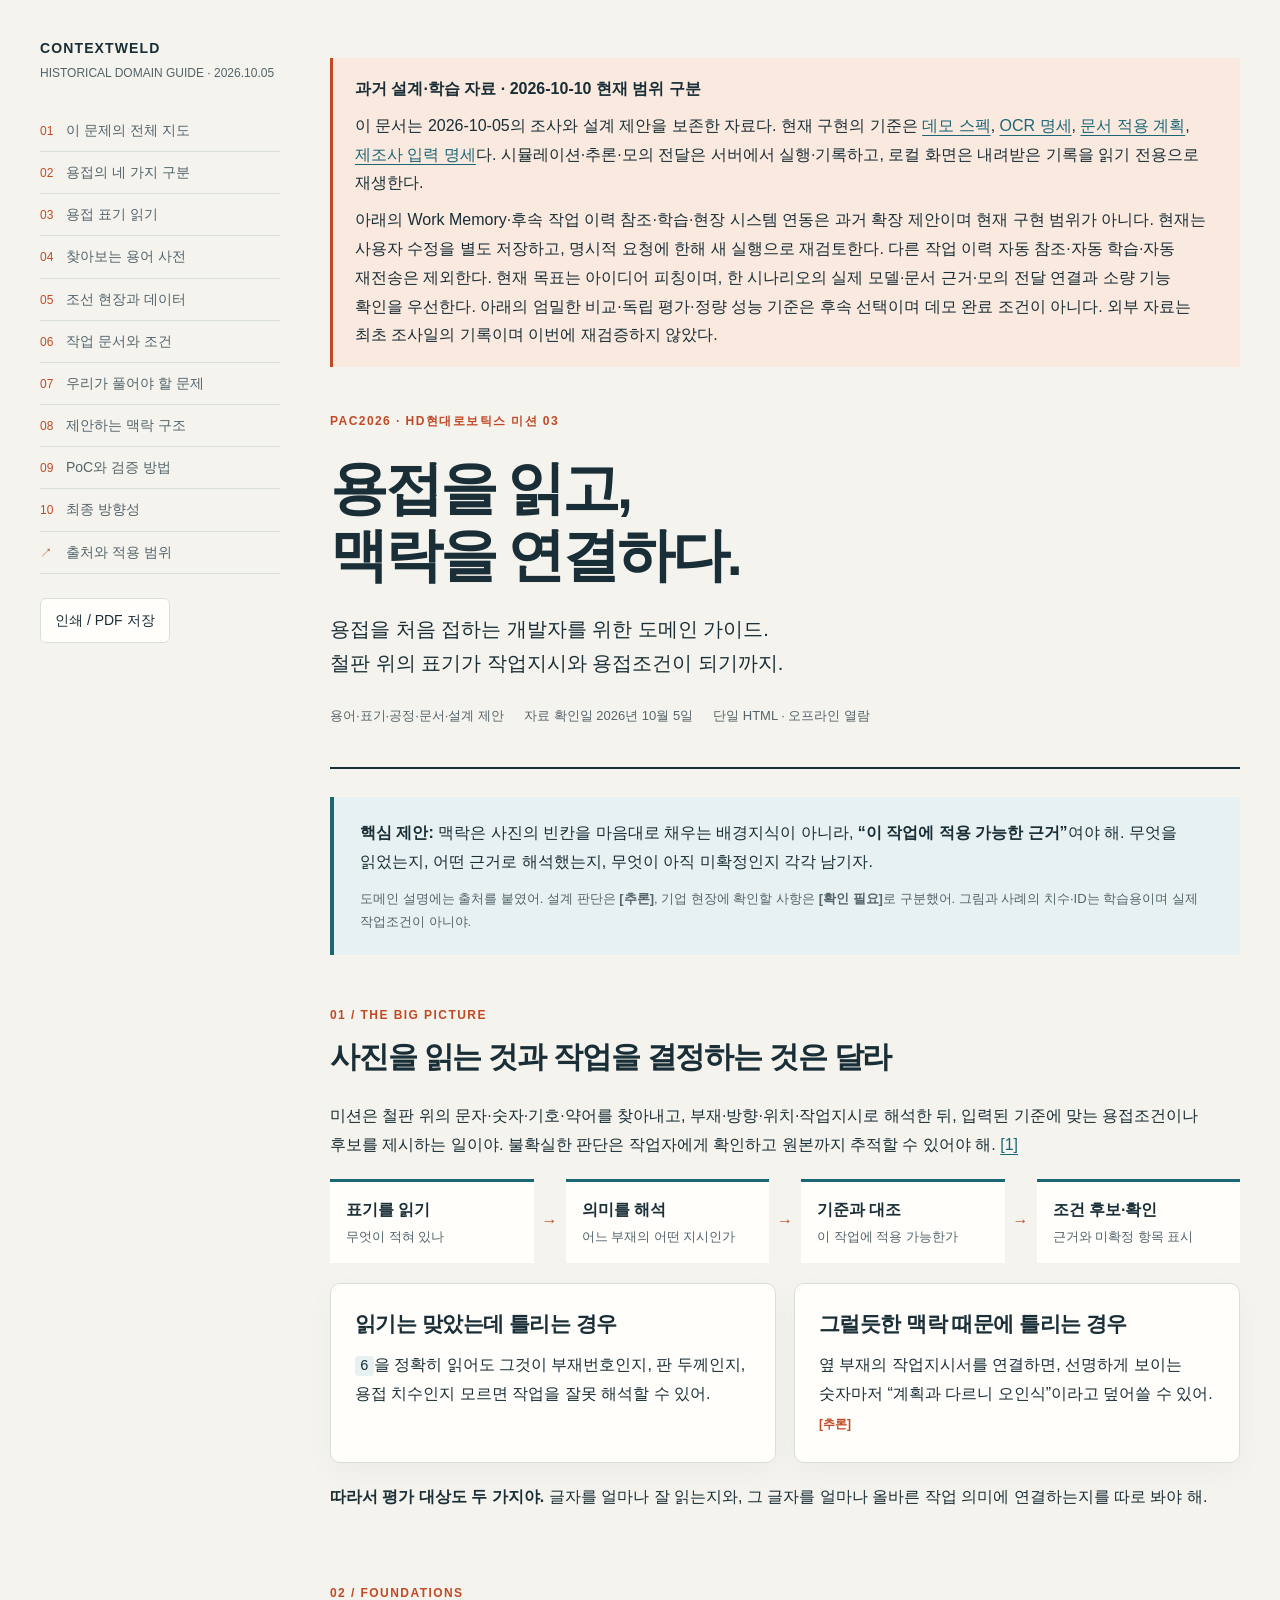
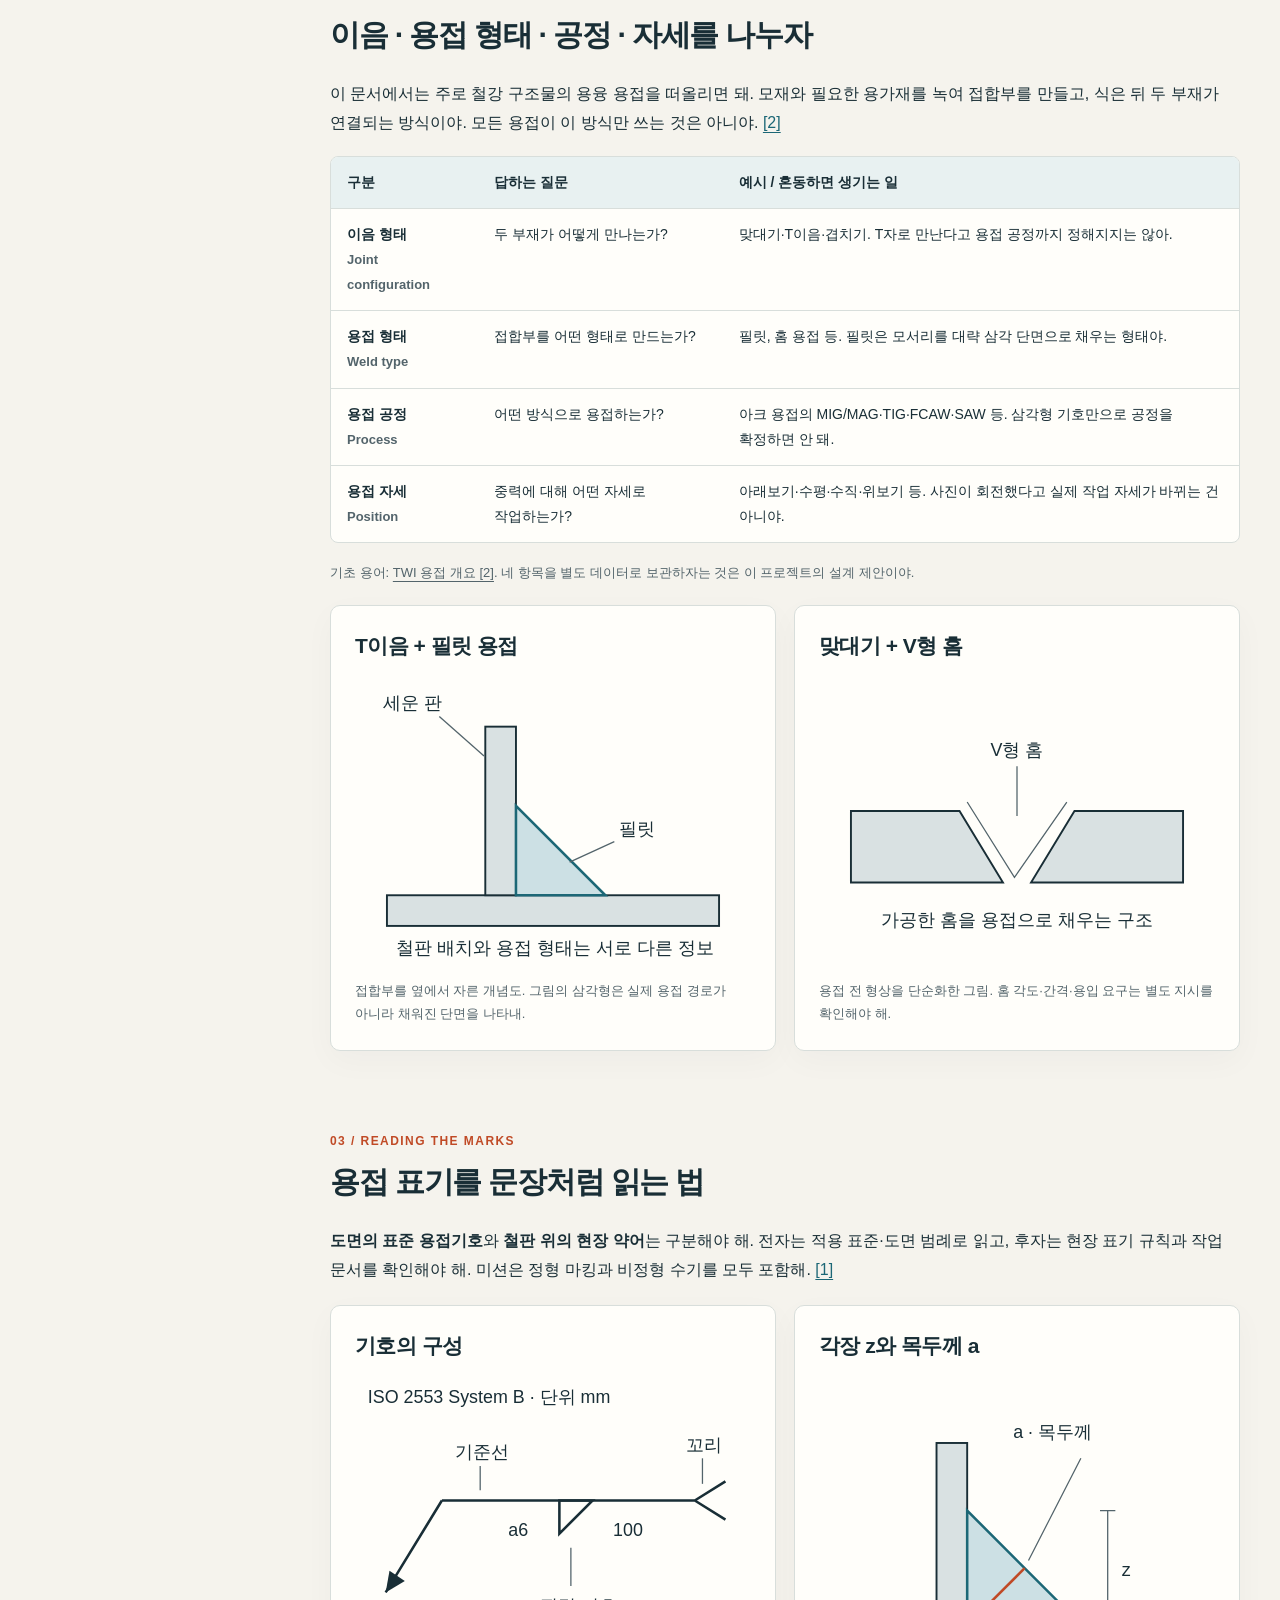
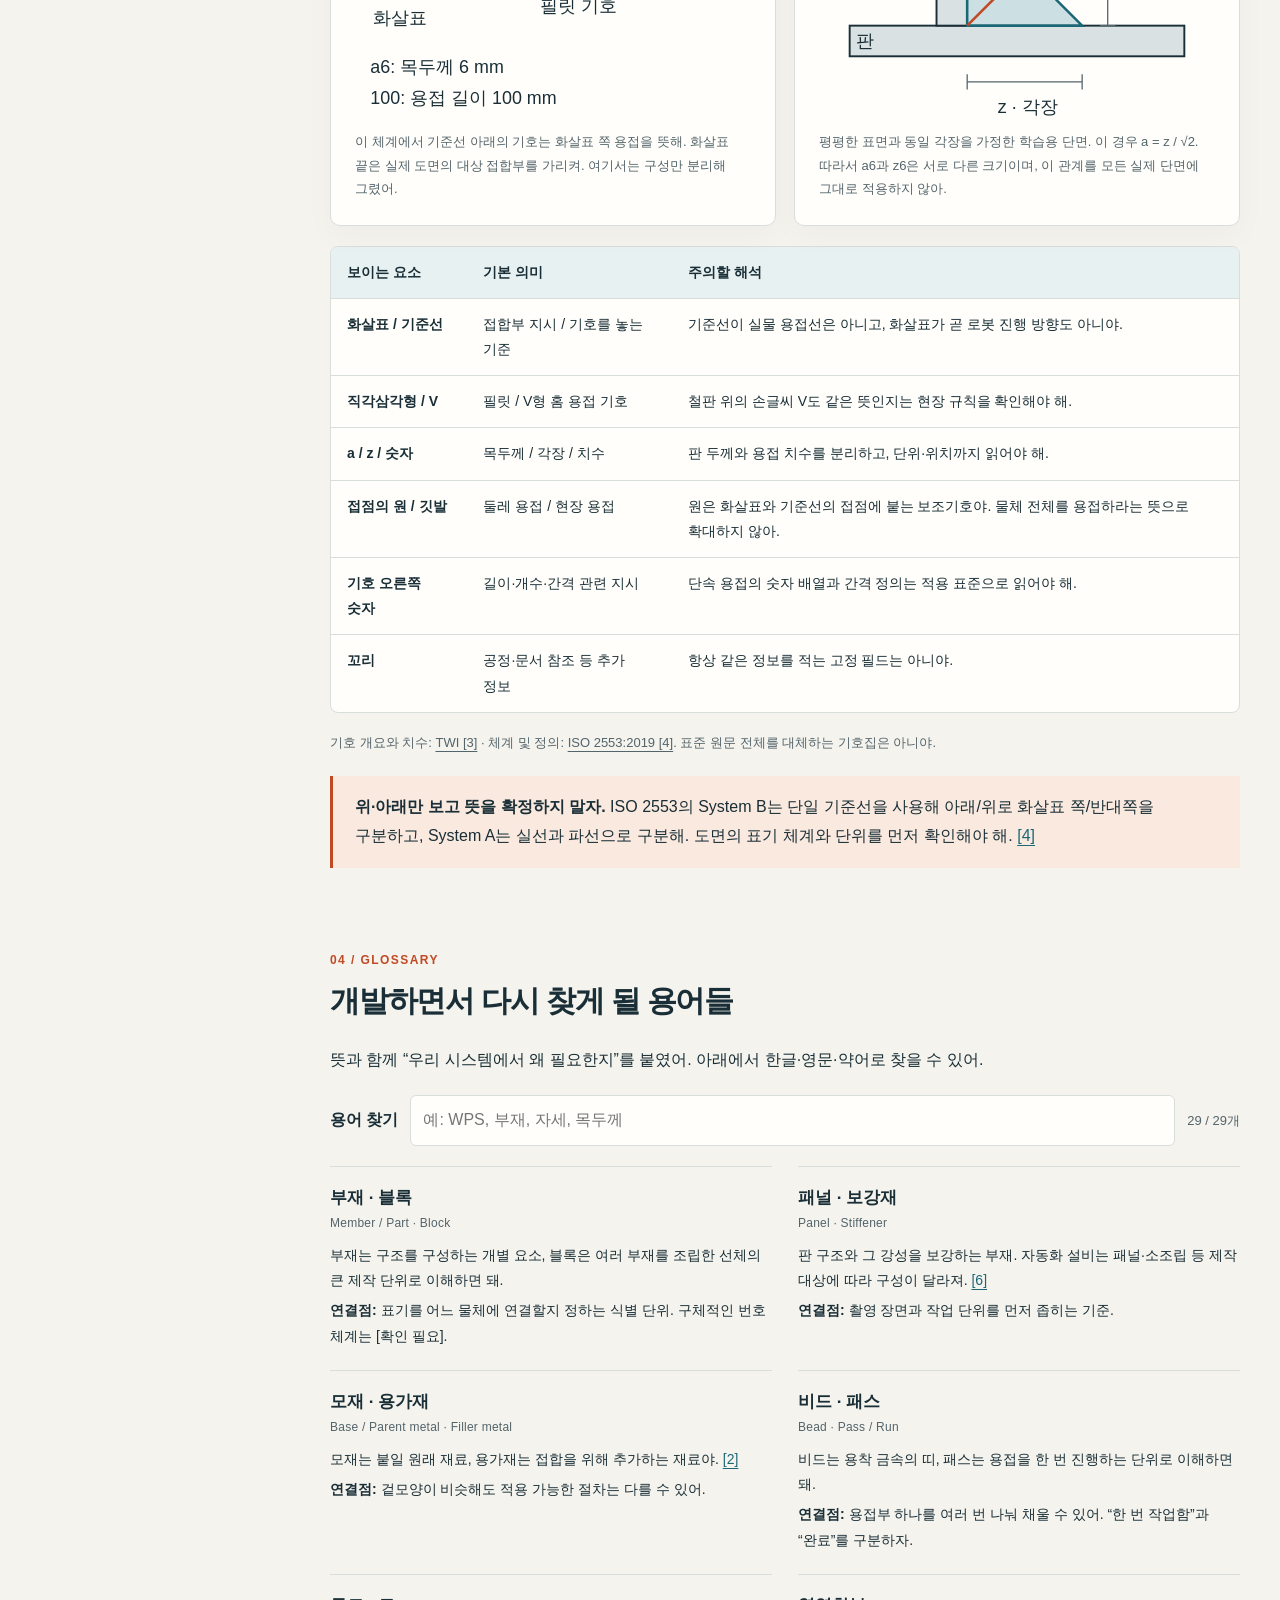
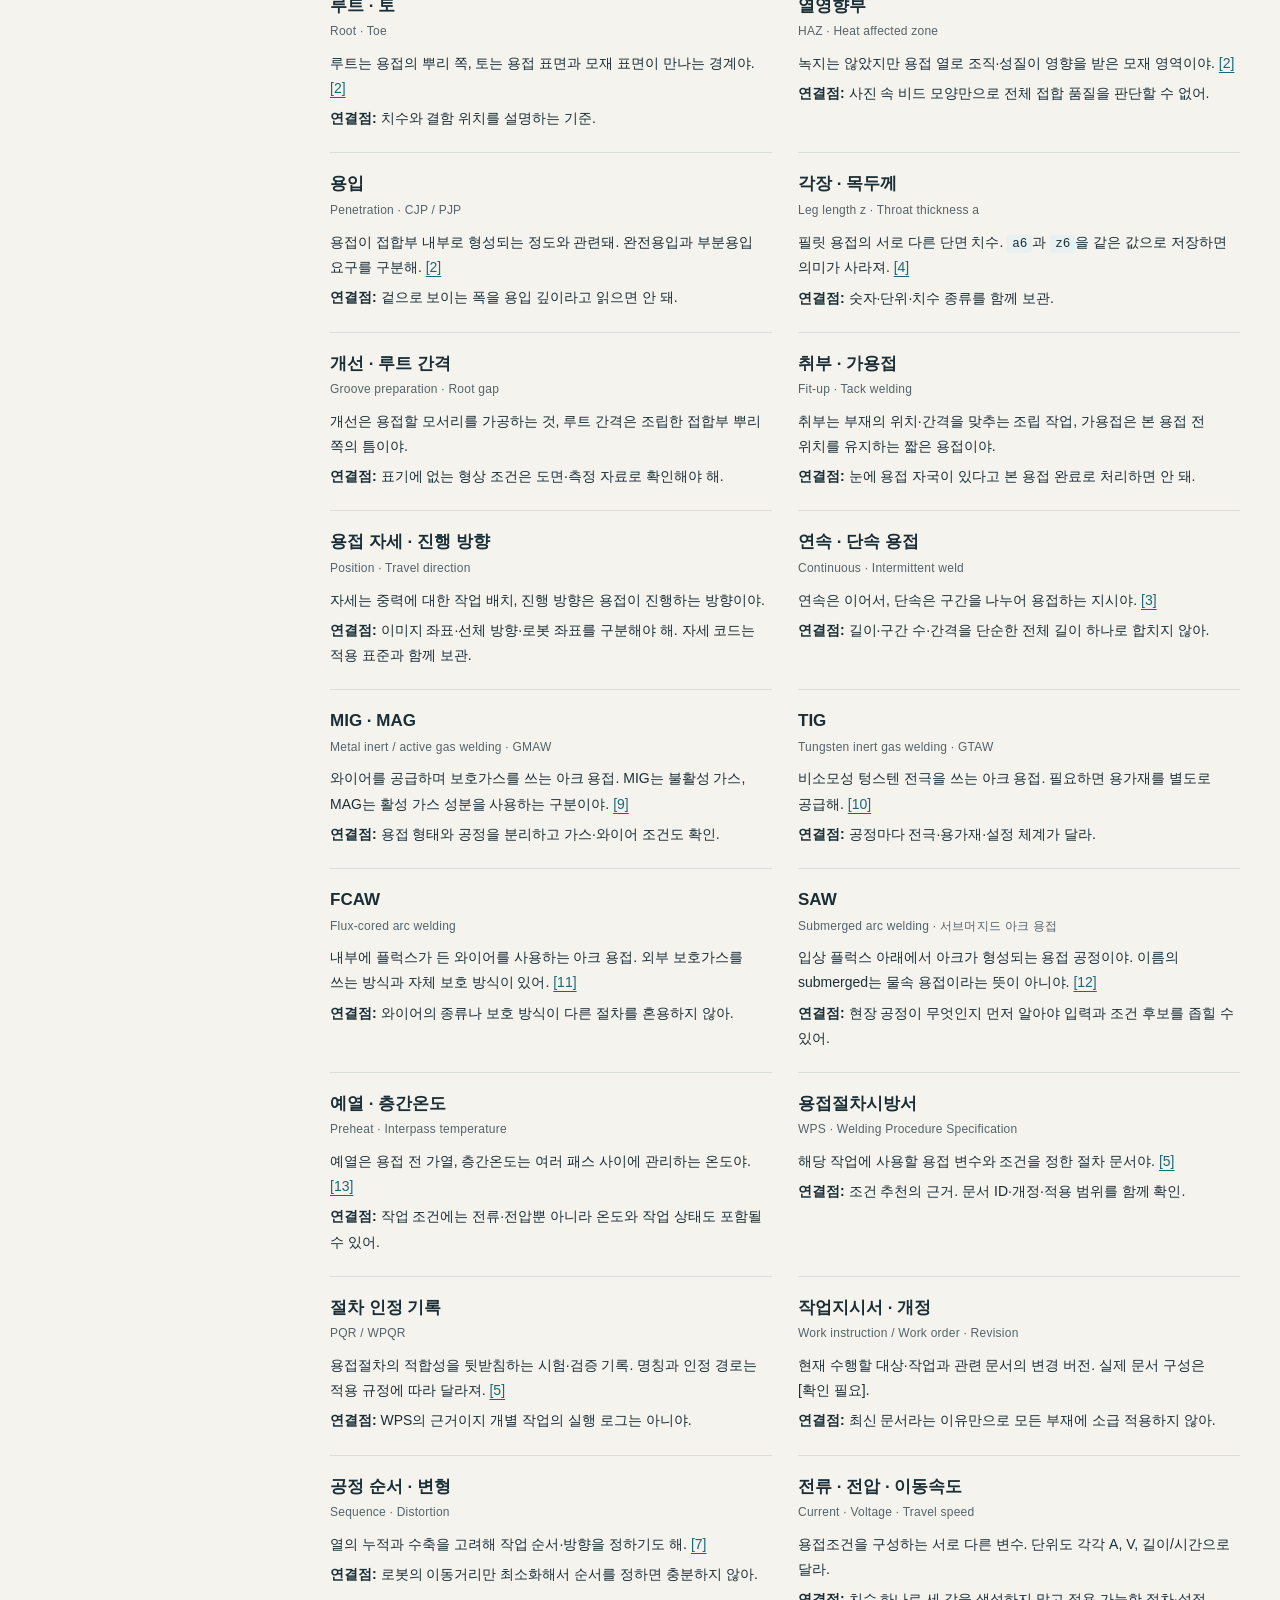
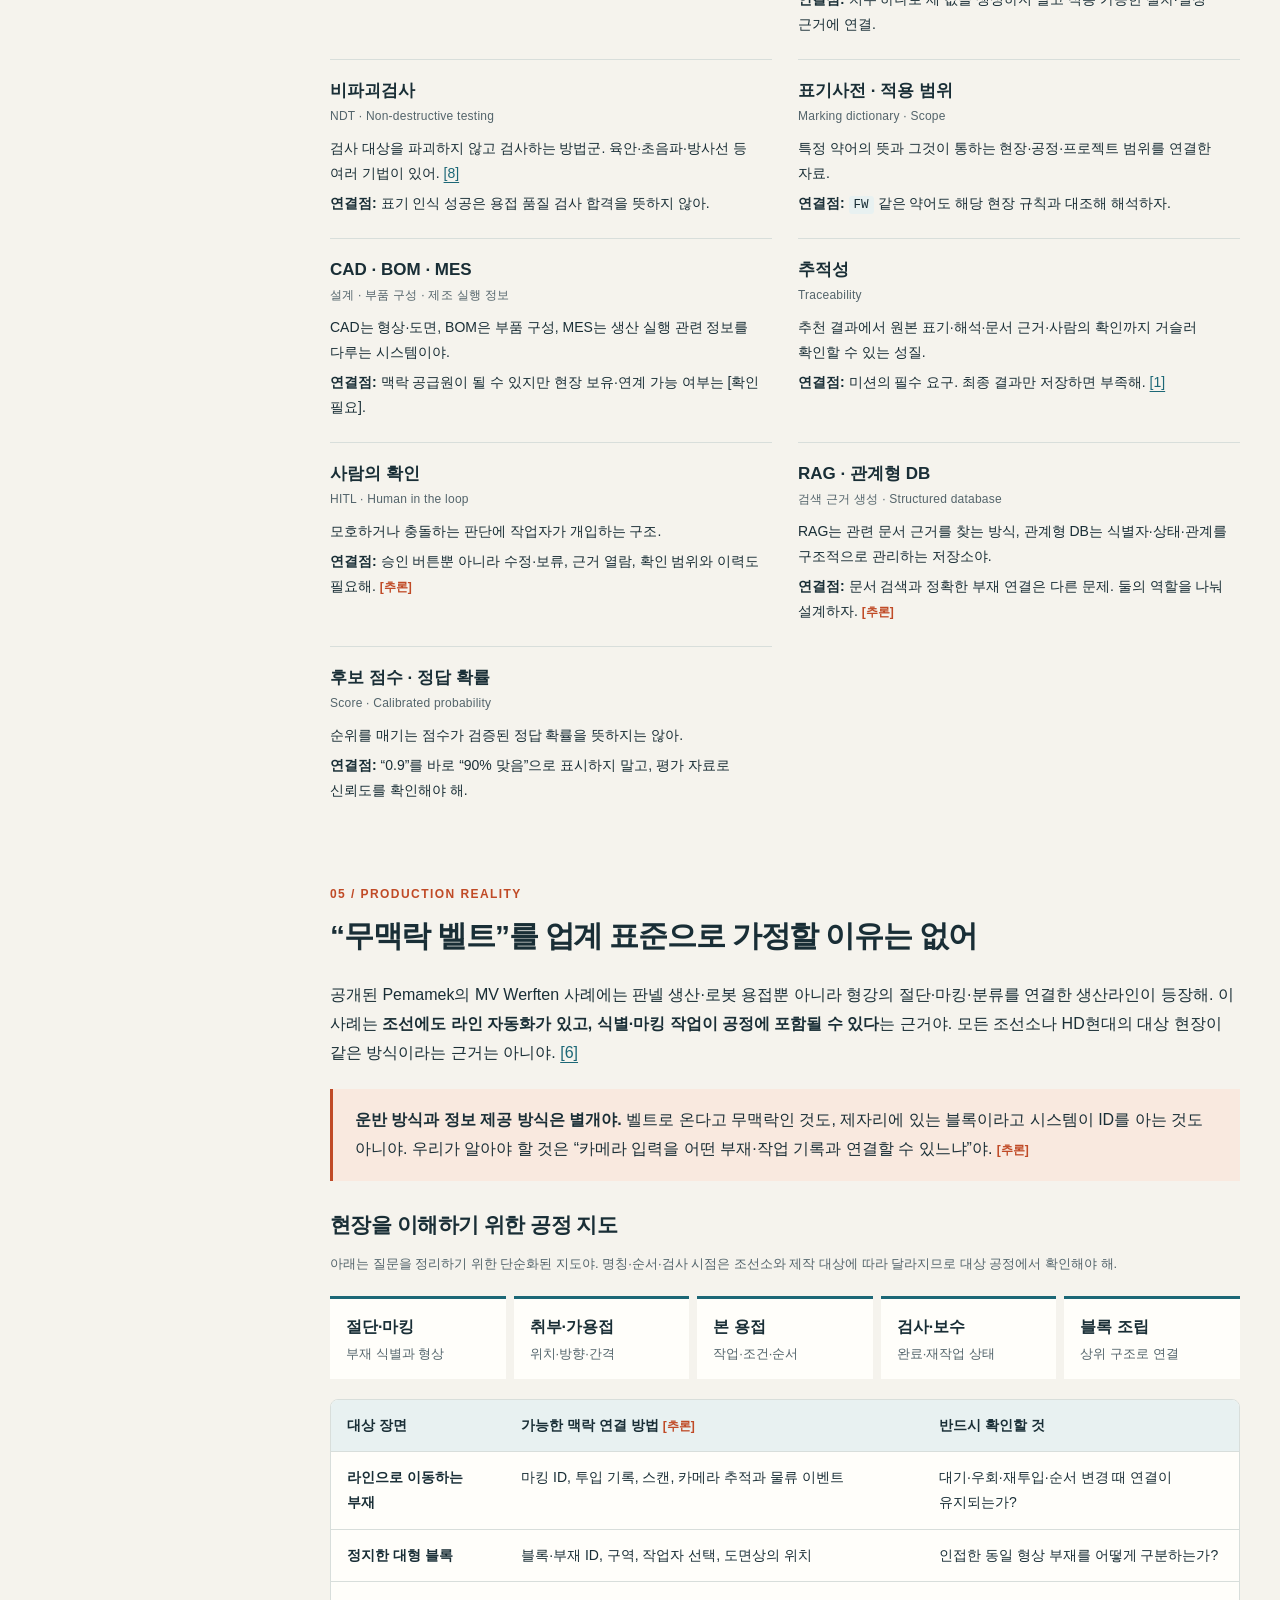
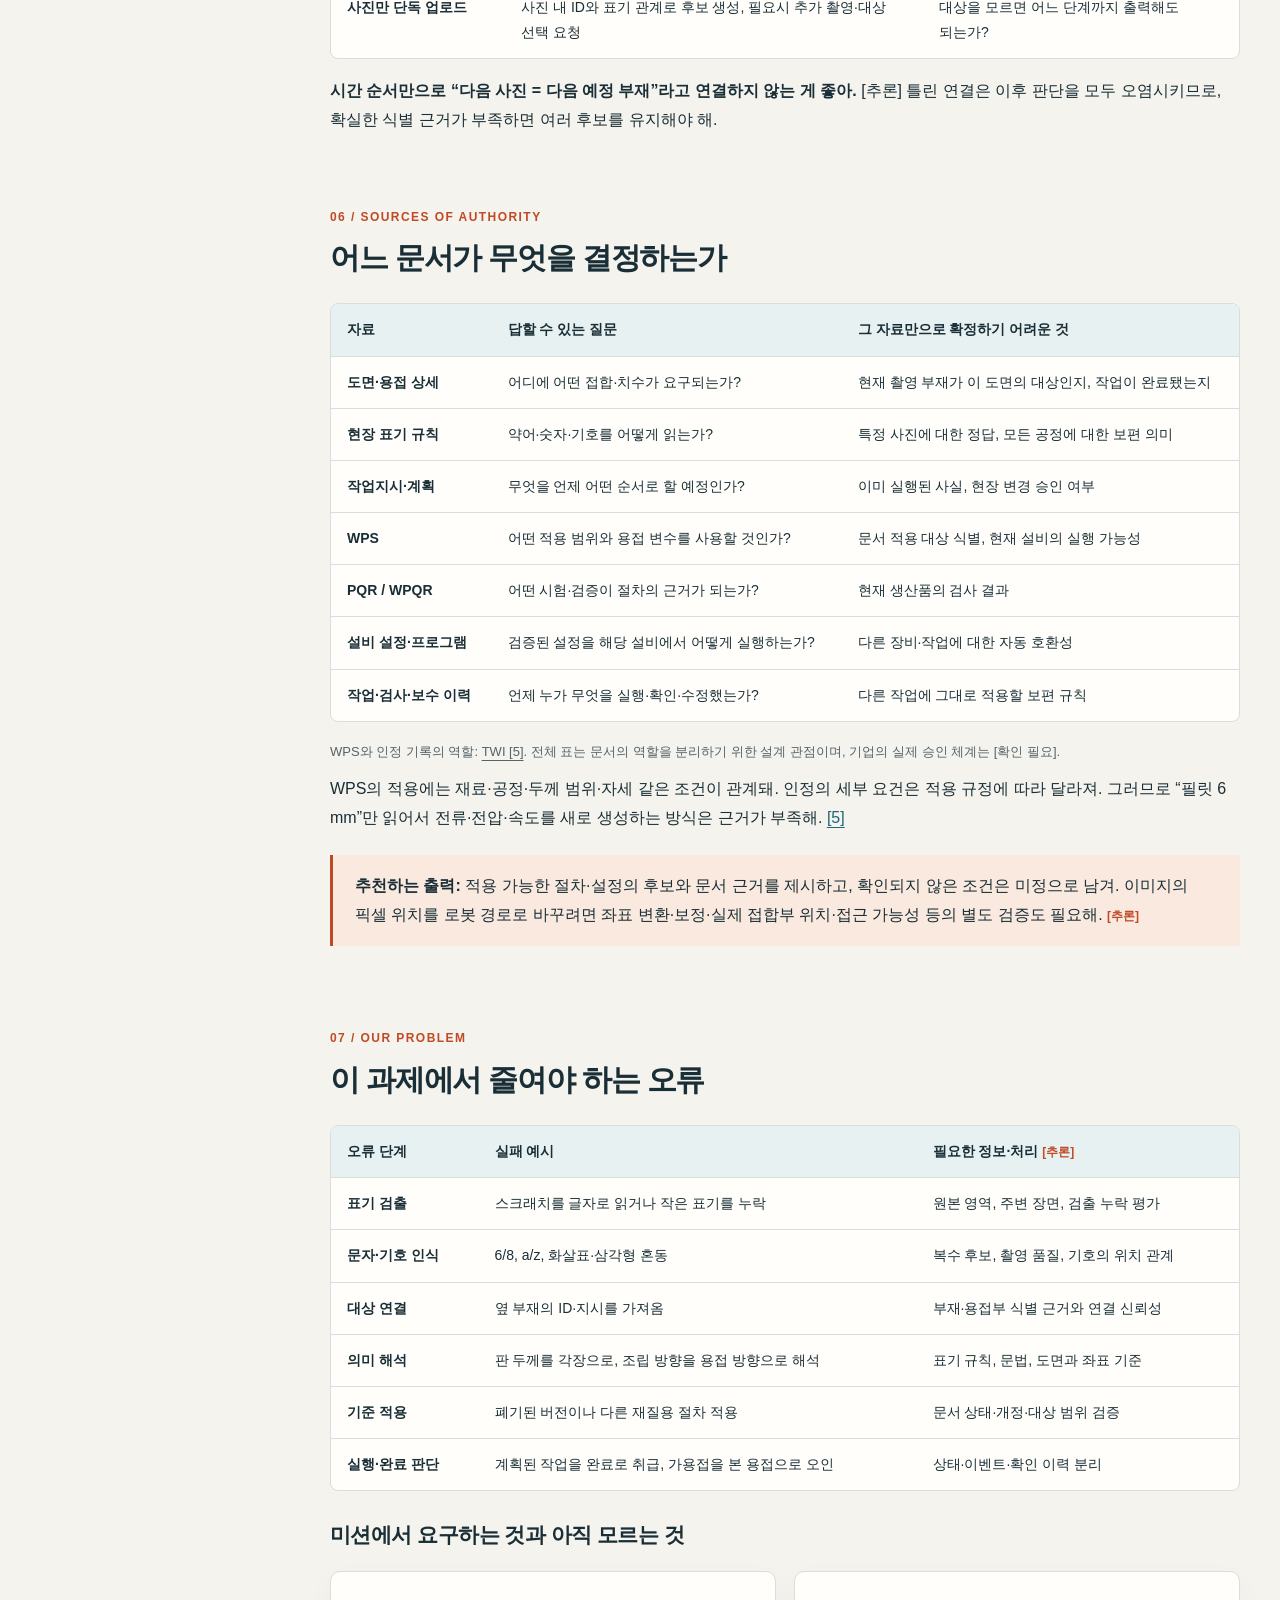
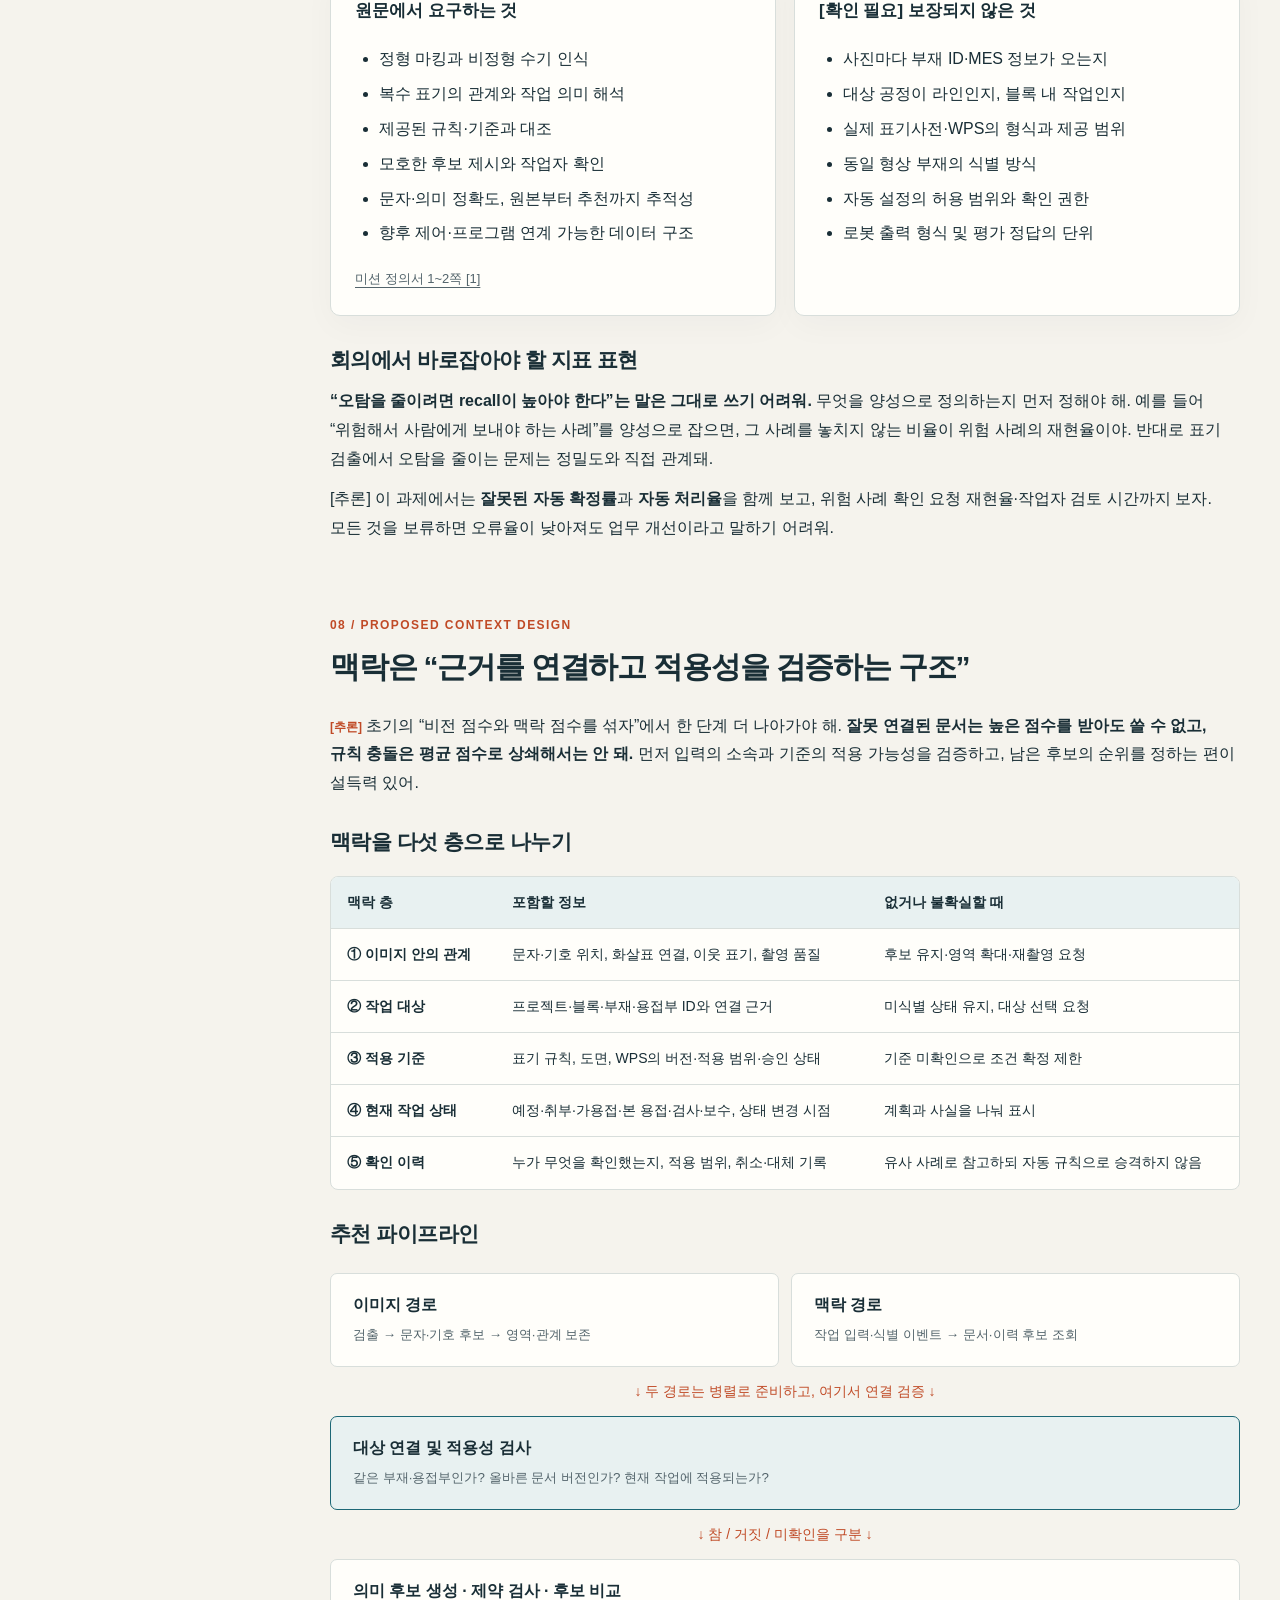
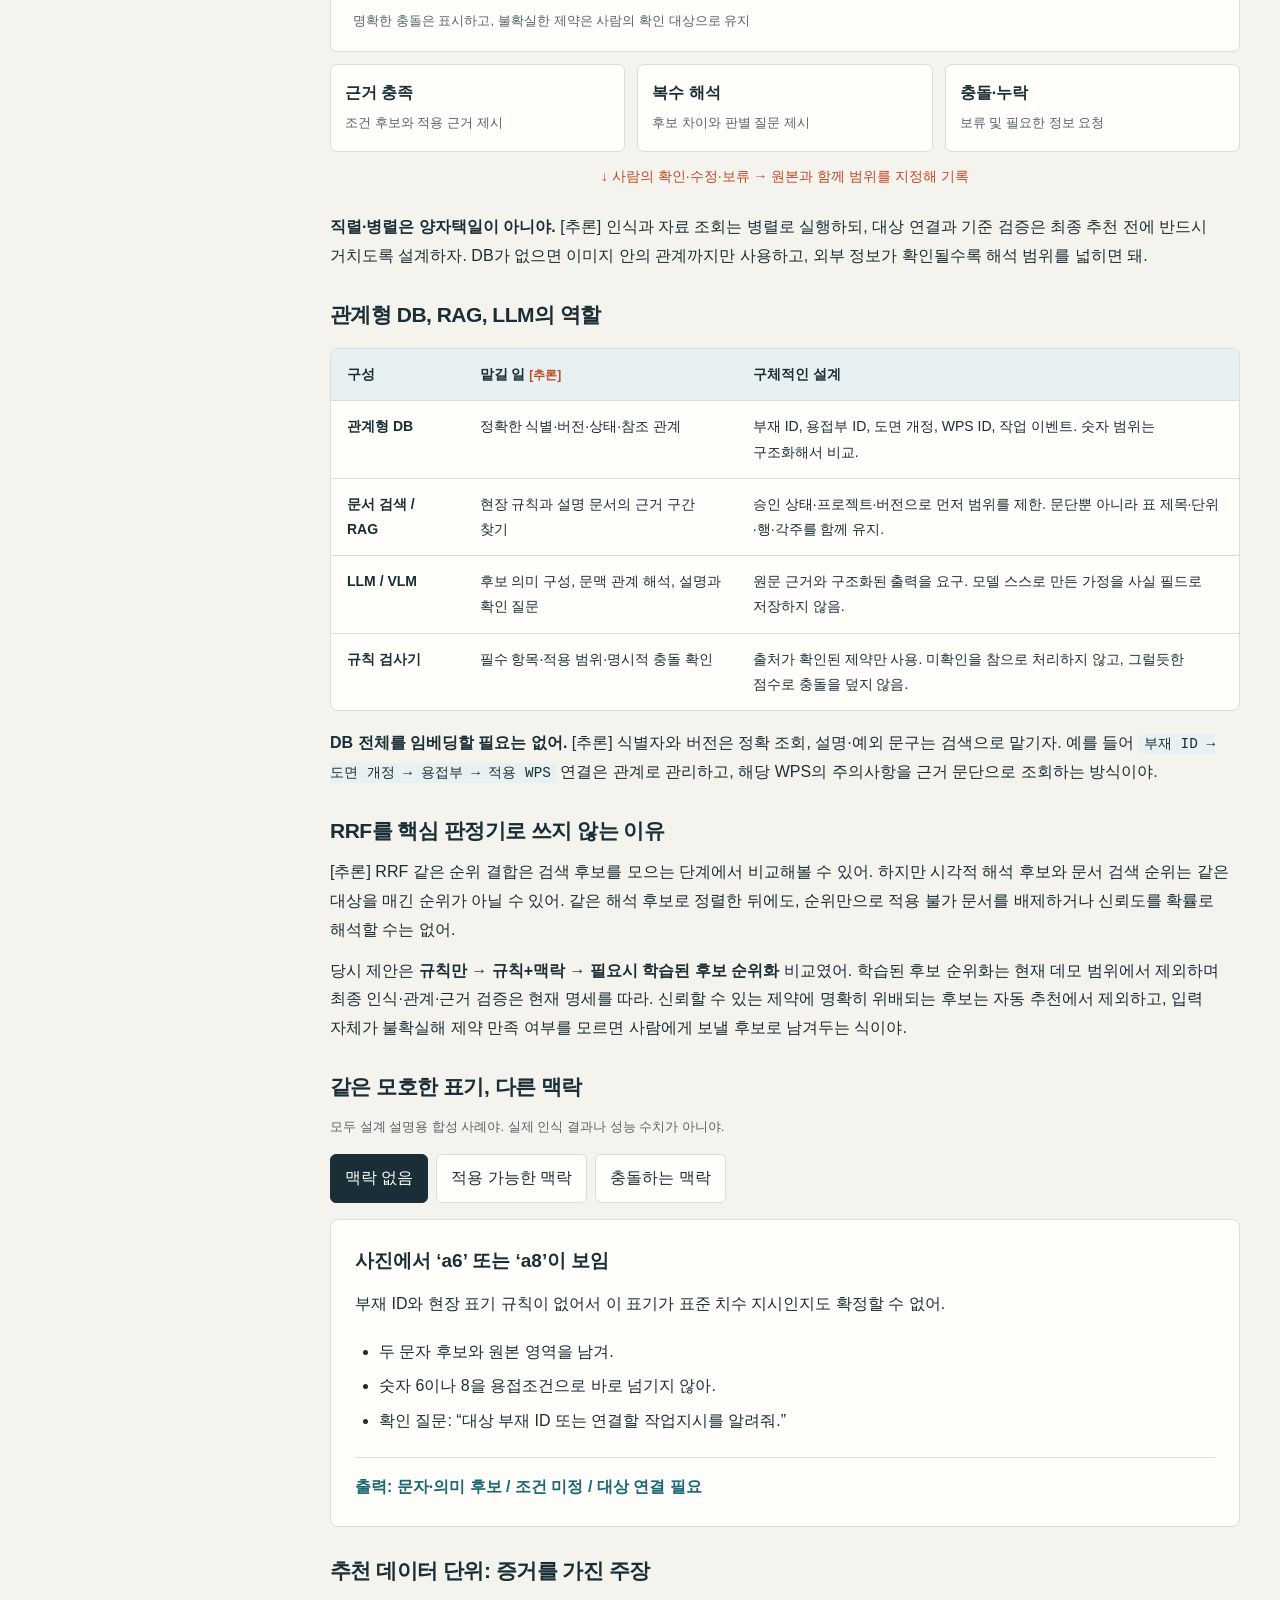
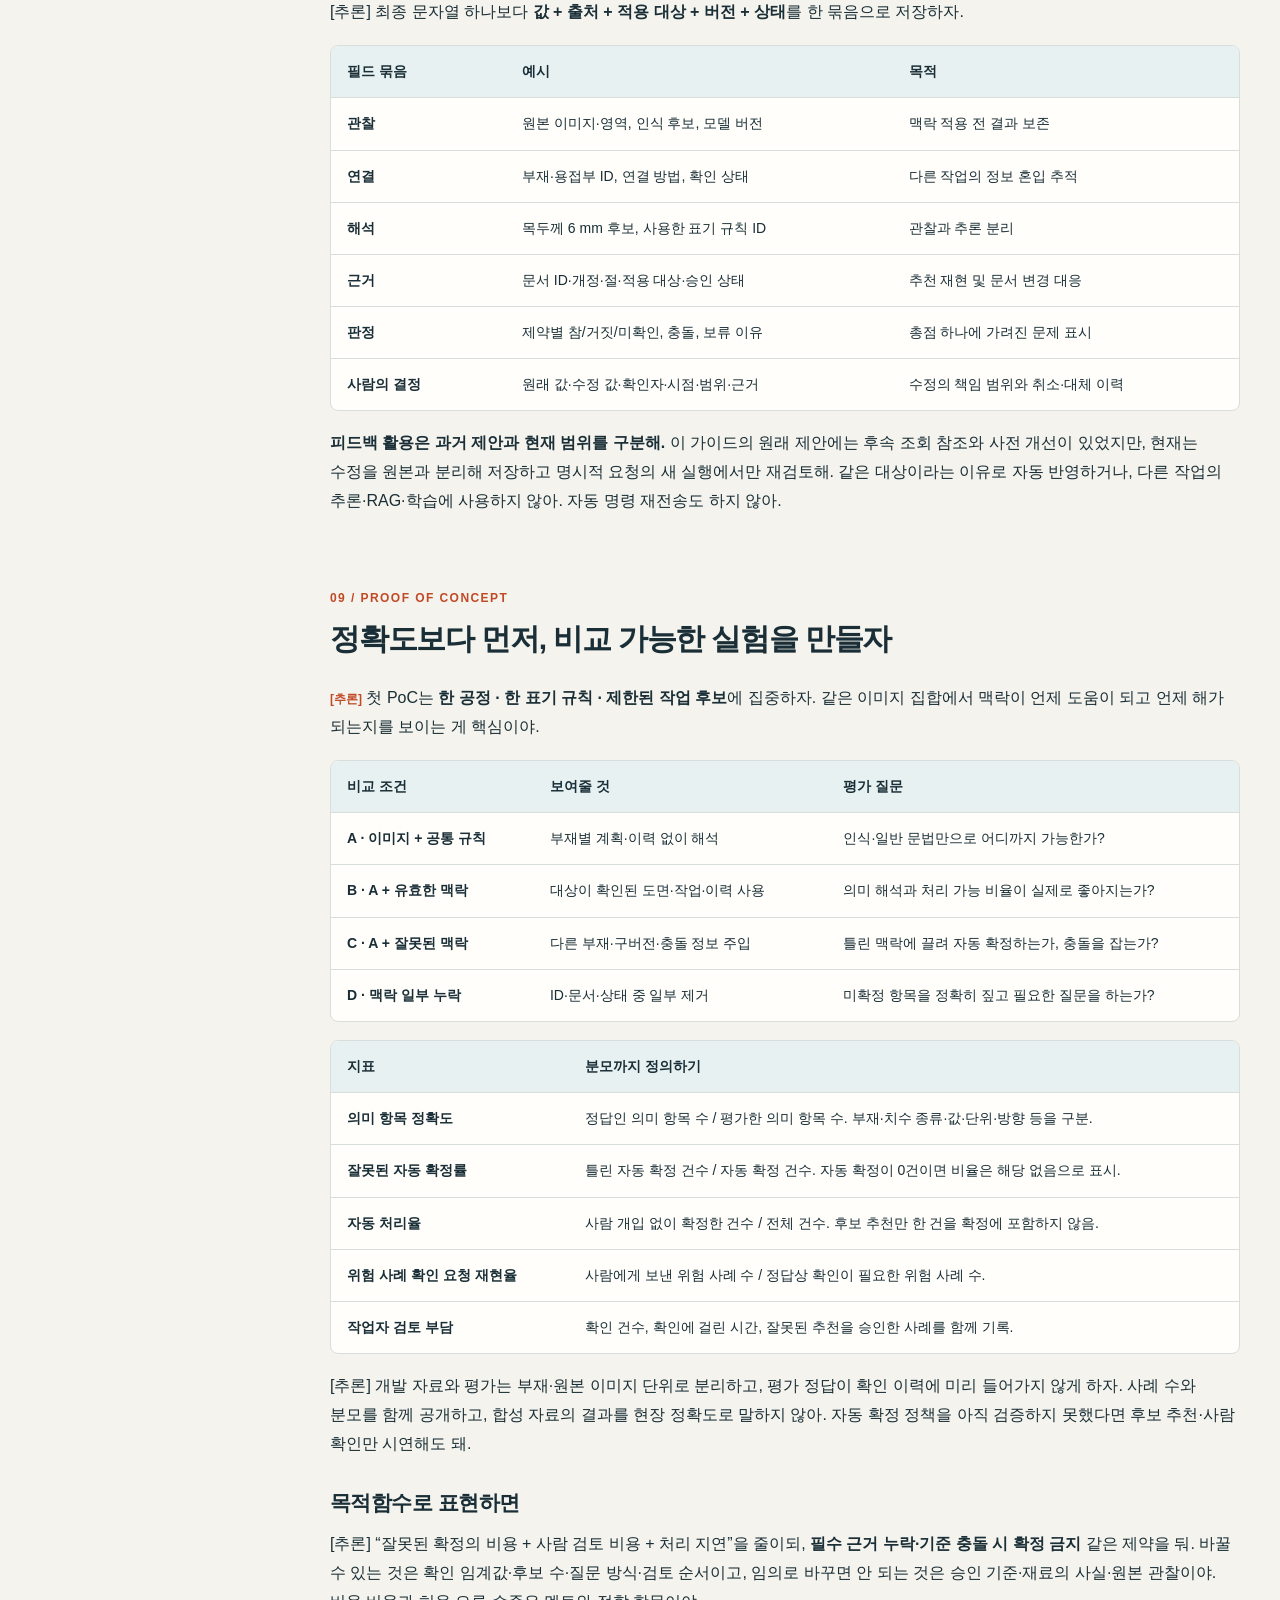
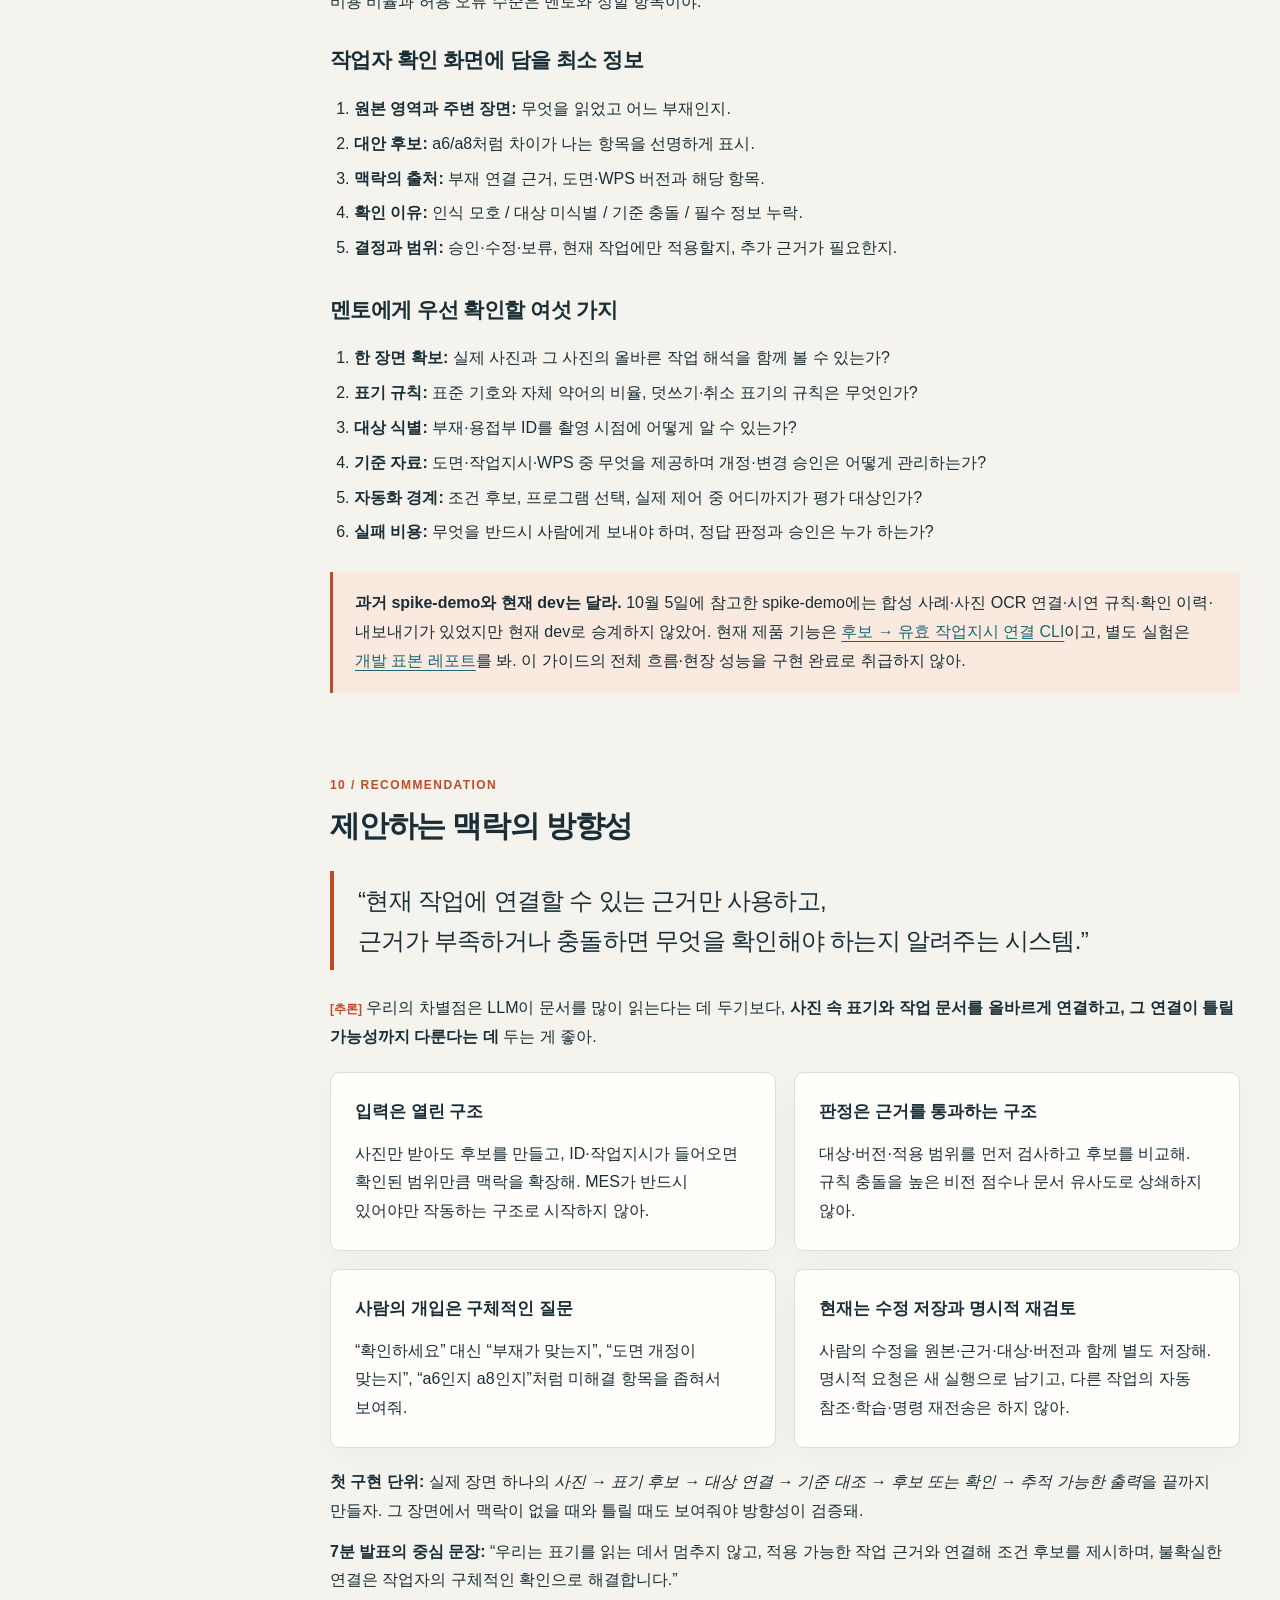
<file: docs/welding-context-guide.html>
<!doctype html>
<html lang="ko">
<head>
<meta charset="utf-8">
<meta name="viewport" content="width=device-width, initial-scale=1">
<meta name="description" content="용접 입문자를 위한 표기·용어·조선 생산 맥락과 ContextWeld의 맥락 설계 제안">
<title>용접을 읽고, 맥락을 연결하다 · ContextWeld 도메인 가이드</title>
<style>
:root{--bg:#f5f3ed;--paper:#fffefa;--ink:#192e36;--muted:#53646b;--line:#d8dedb;--accent:#c04a26;--soft:#f9e9df;--blue:#1c6776;--blue-soft:#e8f1f1;--plate:#d9e1e2;--shadow:0 10px 32px #182e3608;color-scheme:light}
*{box-sizing:border-box}html{scroll-behavior:smooth;scroll-padding-top:24px}body{margin:0;background:var(--bg);color:var(--ink);font-family:-apple-system,BlinkMacSystemFont,"Apple SD Gothic Neo","Malgun Gothic",sans-serif;font-size:16px;line-height:1.8;word-break:keep-all;overflow-wrap:anywhere}a{color:var(--blue);text-underline-offset:4px}a:hover{color:var(--accent)}button,input{font:inherit}button{cursor:pointer}button:focus-visible,a:focus-visible,input:focus-visible{outline:3px solid var(--accent);outline-offset:4px}.skip{position:absolute;left:12px;top:-100px;background:var(--paper);padding:10px;z-index:10}.skip:focus{top:12px}.layout{max-width:1440px;margin:auto;display:grid;grid-template-columns:240px minmax(0,1fr);gap:50px;padding:36px 40px 80px}.rail{position:sticky;top:28px;align-self:start;font-size:14px}.brand{font-weight:800;letter-spacing:.08em;font-size:14px}.edition{color:var(--muted);font-size:12px;margin:2px 0 25px}.rail nav a{display:block;text-decoration:none;color:var(--muted);padding:8px 0;border-bottom:1px solid var(--line)}.rail nav a:hover{color:var(--accent)}.rail nav span{display:inline-block;width:26px;color:var(--accent);font-size:12px}.rail .print{margin-top:24px}.print,.choice{border:1px solid var(--line);border-radius:6px;background:var(--paper);color:var(--ink);padding:9px 14px}.print:hover,.choice:hover{border-color:var(--blue)}main{min-width:0;max-width:1000px}.hero{padding:22px 0 40px;border-bottom:2px solid var(--ink)}.eyebrow{color:var(--accent);font-size:12px;font-weight:800;letter-spacing:.12em;text-transform:uppercase}.hero h1{font-size:clamp(34px,4.5vw,58px);line-height:1.17;letter-spacing:-.055em;margin:22px 0}.hero .lead{font-size:20px;max-width:700px;line-height:1.7}.meta{display:flex;flex-wrap:wrap;gap:8px 20px;color:var(--muted);font-size:13px;margin-top:24px}.intro{background:var(--blue-soft);padding:22px 26px;margin-top:28px;border-left:4px solid var(--blue)}.intro p{margin:0}.intro p+p{margin-top:10px}section{padding:50px 0 10px;scroll-margin-top:20px}h2{font-size:30px;letter-spacing:-.04em;line-height:1.4;margin:9px 0 24px}h3{font-size:21px;letter-spacing:-.025em;margin:28px 0 12px;line-height:1.5}h4{font-size:17px;margin:0 0 8px}p{margin:12px 0}strong{font-weight:750}.small,.source{font-size:13px;color:var(--muted)}.source{margin-top:14px}.source a{color:var(--muted)}.tag{font-size:12px;color:var(--accent);font-weight:700}.note{border-left:3px solid var(--accent);background:var(--soft);padding:17px 22px;margin:22px 0}.note p{margin:0}.note p+p{margin-top:8px}.grid{display:grid;grid-template-columns:repeat(2,minmax(0,1fr));gap:18px;margin:20px 0}.card{background:var(--paper);border:1px solid var(--line);border-radius:10px;padding:24px;box-shadow:var(--shadow)}.card p:last-child{margin-bottom:0}.card h3{margin:0 0 12px}.table-wrap{overflow-x:auto;margin:18px 0;border:1px solid var(--line);border-radius:8px;background:var(--paper)}table{width:100%;border-collapse:collapse;font-size:14px;text-align:left}th{background:var(--blue-soft);font-weight:700}td,th{padding:13px 16px;vertical-align:top;border-bottom:1px solid var(--line)}tr:last-child td{border-bottom:0}th:first-child{min-width:125px}td:first-child{font-weight:650}caption{text-align:left;padding:12px 16px;font-weight:700}code{font-family:ui-monospace,SFMono-Regular,Consolas,monospace;font-size:.9em;background:var(--blue-soft);padding:2px 5px;border-radius:3px}ul,ol{padding-left:24px}li{padding:3px 0}.flow{display:flex;gap:8px;align-items:stretch;margin:20px 0;flex-wrap:wrap}.flow .step{flex:1;min-width:130px;background:var(--paper);border-top:3px solid var(--blue);padding:14px 16px}.flow .step span{display:block;color:var(--muted);font-size:13px}.flow .arrow{align-self:center;color:var(--accent)}figure{margin:0}.diagram{width:100%;height:auto;display:block}.diagram text{fill:var(--ink);font-family:inherit;font-size:14px}.diagram .line{fill:none;stroke:var(--ink);stroke-width:2}.diagram .guide{fill:none;stroke:var(--muted);stroke-width:1}.diagram .plate{fill:var(--plate);stroke:var(--ink);stroke-width:1.5}.diagram .weld{fill:#cce0e4;stroke:var(--blue);stroke-width:2}.diagram .measure{stroke:var(--accent);stroke-width:2;fill:none}figcaption{color:var(--muted);font-size:13px;margin-top:12px}.definition{border-top:1px solid var(--line);padding-top:12px}.searchbox{display:flex;align-items:center;gap:12px;flex-wrap:wrap;margin:20px 0}.searchbox label{font-weight:700}.searchbox input{flex:1;min-width:180px;background:var(--paper);border:1px solid var(--line);border-radius:6px;padding:10px 12px;color:var(--ink)}.searchbox output{font-size:13px;color:var(--muted)}.glossary{display:grid;grid-template-columns:repeat(2,minmax(0,1fr));gap:0 26px}.term{padding:16px 0;border-top:1px solid var(--line)}.term h4 small{display:block;font-size:12px;font-weight:400;color:var(--muted);letter-spacing:.02em}.term p{font-size:14px;margin:5px 0}.empty{color:var(--muted)}[hidden]{display:none!important}.choices{display:flex;gap:8px;flex-wrap:wrap;margin:16px 0}.choice[aria-pressed=true]{background:var(--ink);color:var(--paper);border-color:var(--ink)}.scenario{background:var(--paper);border:1px solid var(--line);padding:24px;border-radius:8px}.scenario h4{font-size:19px}.scenario .decision{margin-top:18px;border-top:1px solid var(--line);padding-top:15px;color:var(--blue);font-weight:700}.arch{margin:24px 0;display:grid;gap:12px}.arch-row{display:grid;grid-template-columns:1fr 1fr;gap:12px}.arch-node{border:1px solid var(--line);background:var(--paper);padding:17px 22px;border-radius:7px}.arch-node strong{display:block}.arch-node small{color:var(--muted)}.arch-node.focus{background:var(--blue-soft);border-color:var(--blue)}.arch-direction{text-align:center;color:var(--accent);font-size:14px}.arch-output{display:grid;grid-template-columns:repeat(3,minmax(0,1fr));gap:12px}.arch-output .arch-node{padding:14px}.quote{font-size:24px;line-height:1.65;border-left:4px solid var(--accent);padding:10px 0 10px 24px;margin:24px 0;letter-spacing:-.03em}.refs{font-size:13px;color:var(--muted);padding:30px 0;border-top:1px solid var(--line);margin-top:45px}.refs ol{padding-left:22px}.refs li{padding:6px 0}.refs a{overflow-wrap:anywhere}.footer{font-size:12px;color:var(--muted);border-top:1px solid var(--line);padding-top:20px}.print-only{display:none}
@media(max-width:1100px){.layout{grid-template-columns:190px minmax(0,1fr);gap:30px;padding:28px}.card{padding:18px}.diagram text{font-size:15px}}
@media(max-width:800px){.layout{display:block;padding:20px}.rail{position:static;margin-bottom:25px}.edition{margin-bottom:12px}.rail nav{display:flex;gap:8px 16px;flex-wrap:wrap}.rail nav a{padding:3px 0;border:0;font-size:12px}.rail nav span{width:21px}.rail .print{margin-top:15px}.hero{padding-top:8px}.hero .lead{font-size:18px}.grid,.glossary{grid-template-columns:1fr}.arch-output{grid-template-columns:1fr}section{padding-top:38px}h2{font-size:27px}.table-wrap table{min-width:560px}.arch-row{grid-template-columns:1fr}.flow .arrow{display:none}}
@media(max-width:400px){.layout{padding:16px}.hero h1{font-size:36px}.card{padding:12px}.note,.intro{padding:15px}.scenario{padding:16px}.quote{font-size:21px}.searchbox input{width:100%}}
@media(prefers-reduced-motion:reduce){html{scroll-behavior:auto}}
@media print{@page{size:A4;margin:16mm}body{background:white;font-size:10pt;line-height:1.6;color:#172d35}.layout{display:block;max-width:none;padding:0}.rail,.searchbox,.choices,.skip{display:none}main{max-width:none}.hero{padding:0 0 20px}.hero h1{font-size:32pt}.hero .lead{font-size:13pt}h2{font-size:20pt}h3{font-size:14pt}section{padding-top:25px}a{color:inherit;text-decoration:none}.card,.note,.intro,.scenario{box-shadow:none;break-inside:avoid}.grid{gap:12px}.table-wrap{overflow:visible;border-radius:0}table{font-size:9pt}thead{display:table-header-group}tr{break-inside:avoid}.table-wrap table{min-width:0}.glossary{grid-template-columns:1fr 1fr}.term[hidden],.scenario[hidden]{display:block!important}.scenario{margin:12px 0}.empty{display:none}.print-only{display:block}.refs{font-size:9pt}.arch{break-inside:avoid}h2,h3,h4{break-after:avoid}p{orphans:3;widows:3}}
@media print{.refs{break-before:page}.term{break-inside:avoid}}
</style>
</head>
<body>
<a class="skip" href="#main">본문으로 이동</a>
<div class="layout">
<aside class="rail" aria-label="문서 탐색">
<div class="brand">CONTEXTWELD</div><div class="edition">HISTORICAL DOMAIN GUIDE · 2026.10.05</div>
<nav aria-label="목차">
<a href="#map"><span>01</span>이 문제의 전체 지도</a>
<a href="#basics"><span>02</span>용접의 네 가지 구분</a>
<a href="#symbols"><span>03</span>용접 표기 읽기</a>
<a href="#terms"><span>04</span>찾아보는 용어 사전</a>
<a href="#yard"><span>05</span>조선 현장과 데이터</a>
<a href="#documents"><span>06</span>작업 문서와 조건</a>
<a href="#mission"><span>07</span>우리가 풀어야 할 문제</a>
<a href="#context"><span>08</span>제안하는 맥락 구조</a>
<a href="#poc"><span>09</span>PoC와 검증 방법</a>
<a href="#direction"><span>10</span>최종 방향성</a>
<a href="#sources"><span>↗</span>출처와 적용 범위</a>
</nav>
<button type="button" class="print" id="print">인쇄 / PDF 저장</button>
</aside>
<main id="main">
<div class="note" role="note"><p><strong>과거 설계·학습 자료 · 2026-10-10 현재 범위 구분</strong></p><p>이 문서는 2026-10-05의 조사와 설계 제안을 보존한 자료다. 현재 구현의 기준은 <a href="DEMO_SPEC.md">데모 스펙</a>, <a href="OCR_PIPELINE_SPEC.md">OCR 명세</a>, <a href="DOCUMENT_APPLICATION_PLAN.md">문서 적용 계획</a>, <a href="WELDING_ROBOT_INPUT_SPEC.md">제조사 입력 명세</a>다. 시뮬레이션·추론·모의 전달은 서버에서 실행·기록하고, 로컬 화면은 내려받은 기록을 읽기 전용으로 재생한다.</p><p>아래의 Work Memory·후속 작업 이력 참조·학습·현장 시스템 연동은 과거 확장 제안이며 현재 구현 범위가 아니다. 현재는 사용자 수정을 별도 저장하고, 명시적 요청에 한해 새 실행으로 재검토한다. 다른 작업 이력 자동 참조·자동 학습·자동 재전송은 제외한다. 현재 목표는 아이디어 피칭이며, 한 시나리오의 실제 모델·문서 근거·모의 전달 연결과 소량 기능 확인을 우선한다. 아래의 엄밀한 비교·독립 평가·정량 성능 기준은 후속 선택이며 데모 완료 조건이 아니다. 외부 자료는 최초 조사일의 기록이며 이번에 재검증하지 않았다.</p></div>

<header class="hero">
<div class="eyebrow">PAC2026 · HD현대로보틱스 미션 03</div>
<h1>용접을 읽고,<br>맥락을 연결하다.</h1>
<p class="lead">용접을 처음 접하는 개발자를 위한 도메인 가이드.<br>철판 위의 표기가 작업지시와 용접조건이 되기까지.</p>
<div class="meta"><span>용어·표기·공정·문서·설계 제안</span><span>자료 확인일 2026년 10월 5일</span><span>단일 HTML · 오프라인 열람</span></div>
</header>
<div class="intro"><p><strong>핵심 제안:</strong> 맥락은 사진의 빈칸을 마음대로 채우는 배경지식이 아니라, <strong>“이 작업에 적용 가능한 근거”</strong>여야 해. 무엇을 읽었는지, 어떤 근거로 해석했는지, 무엇이 아직 미확정인지 각각 남기자.</p><p class="small">도메인 설명에는 출처를 붙였어. 설계 판단은 <strong>[추론]</strong>, 기업 현장에 확인할 사항은 <strong>[확인 필요]</strong>로 구분했어. 그림과 사례의 치수·ID는 학습용이며 실제 작업조건이 아니야.</p></div>

<section id="map">
<div class="eyebrow">01 / THE BIG PICTURE</div><h2>사진을 읽는 것과 작업을 결정하는 것은 달라</h2>
<p>미션은 철판 위의 문자·숫자·기호·약어를 찾아내고, 부재·방향·위치·작업지시로 해석한 뒤, 입력된 기준에 맞는 용접조건이나 후보를 제시하는 일이야. 불확실한 판단은 작업자에게 확인하고 원본까지 추적할 수 있어야 해. <a href="#ref-mission">[1]</a></p>
<div class="flow" aria-label="표기에서 조건 후보까지의 흐름"><div class="step"><strong>표기를 읽기</strong><span>무엇이 적혀 있나</span></div><div class="arrow">→</div><div class="step"><strong>의미를 해석</strong><span>어느 부재의 어떤 지시인가</span></div><div class="arrow">→</div><div class="step"><strong>기준과 대조</strong><span>이 작업에 적용 가능한가</span></div><div class="arrow">→</div><div class="step"><strong>조건 후보·확인</strong><span>근거와 미확정 항목 표시</span></div></div>
<div class="grid"><div class="card"><h3>읽기는 맞았는데 틀리는 경우</h3><p><code>6</code>을 정확히 읽어도 그것이 부재번호인지, 판 두께인지, 용접 치수인지 모르면 작업을 잘못 해석할 수 있어.</p></div><div class="card"><h3>그럴듯한 맥락 때문에 틀리는 경우</h3><p>옆 부재의 작업지시서를 연결하면, 선명하게 보이는 숫자마저 “계획과 다르니 오인식”이라고 덮어쓸 수 있어. <span class="tag">[추론]</span></p></div></div>
<p><strong>따라서 평가 대상도 두 가지야.</strong> 글자를 얼마나 잘 읽는지와, 그 글자를 얼마나 올바른 작업 의미에 연결하는지를 따로 봐야 해.</p>
</section>

<section id="basics">
<div class="eyebrow">02 / FOUNDATIONS</div><h2>이음 · 용접 형태 · 공정 · 자세를 나누자</h2>
<p>이 문서에서는 주로 철강 구조물의 용융 용접을 떠올리면 돼. 모재와 필요한 용가재를 녹여 접합부를 만들고, 식은 뒤 두 부재가 연결되는 방식이야. 모든 용접이 이 방식만 쓰는 것은 아니야. <a href="#ref-basics">[2]</a></p>
<div class="table-wrap"><table><thead><tr><th>구분</th><th>답하는 질문</th><th>예시 / 혼동하면 생기는 일</th></tr></thead><tbody>
<tr><td>이음 형태<br><span class="small">Joint configuration</span></td><td>두 부재가 어떻게 만나는가?</td><td>맞대기·T이음·겹치기. T자로 만난다고 용접 공정까지 정해지지는 않아.</td></tr>
<tr><td>용접 형태<br><span class="small">Weld type</span></td><td>접합부를 어떤 형태로 만드는가?</td><td>필릿, 홈 용접 등. 필릿은 모서리를 대략 삼각 단면으로 채우는 형태야.</td></tr>
<tr><td>용접 공정<br><span class="small">Process</span></td><td>어떤 방식으로 용접하는가?</td><td>아크 용접의 MIG/MAG·TIG·FCAW·SAW 등. 삼각형 기호만으로 공정을 확정하면 안 돼.</td></tr>
<tr><td>용접 자세<br><span class="small">Position</span></td><td>중력에 대해 어떤 자세로 작업하는가?</td><td>아래보기·수평·수직·위보기 등. 사진이 회전했다고 실제 작업 자세가 바뀌는 건 아니야.</td></tr>
</tbody></table></div>
<p class="source">기초 용어: <a href="#ref-basics">TWI 용접 개요 [2]</a>. 네 항목을 별도 데이터로 보관하자는 것은 이 프로젝트의 설계 제안이야.</p>
<div class="grid">
<figure class="card"><h3>T이음 + 필릿 용접</h3>
<svg class="diagram" viewBox="0 0 310 230" role="img" aria-label="수평 철판 위에 세운 철판의 오른쪽 모서리를 필릿 용접한 단면"><rect class="plate" x="25" y="174" width="260" height="24"/><rect class="plate" x="102" y="42" width="24" height="132"/><path class="weld" d="M126 174 V104 L196 174Z"/><text x="22" y="28">세운 판</text><path class="guide" d="M66 34L101 65"/><text x="207" y="127">필릿</text><path class="guide" d="M203 132L168 148"/><text x="32" y="220">철판 배치와 용접 형태는 서로 다른 정보</text></svg>
<figcaption>접합부를 옆에서 자른 개념도. 그림의 삼각형은 실제 용접 경로가 아니라 채워진 단면을 나타내.</figcaption></figure>
<figure class="card"><h3>맞대기 + V형 홈</h3>
<svg class="diagram" viewBox="0 0 310 230" role="img" aria-label="두 철판의 모서리를 경사지게 가공하여 V형 홈을 만든 단면"><path class="plate" d="M25 108H110L144 164H25Z"/><path class="plate" d="M200 108H285V164H166Z"/><path class="guide" d="M116 101L153 160L194 101"/><text x="155" y="65" text-anchor="middle">V형 홈</text><path class="guide" d="M155 73V112"/><text x="155" y="198" text-anchor="middle">가공한 홈을 용접으로 채우는 구조</text></svg>
<figcaption>용접 전 형상을 단순화한 그림. 홈 각도·간격·용입 요구는 별도 지시를 확인해야 해.</figcaption></figure>
</div>
</section>

<section id="symbols">
<div class="eyebrow">03 / READING THE MARKS</div><h2>용접 표기를 문장처럼 읽는 법</h2>
<p><strong>도면의 표준 용접기호</strong>와 <strong>철판 위의 현장 약어</strong>는 구분해야 해. 전자는 적용 표준·도면 범례로 읽고, 후자는 현장 표기 규칙과 작업 문서를 확인해야 해. 미션은 정형 마킹과 비정형 수기를 모두 포함해. <a href="#ref-mission">[1]</a></p>
<div class="grid">
<figure class="card"><h3>기호의 구성</h3>
<svg class="diagram" viewBox="0 0 310 270" role="img" aria-label="ISO 2553 System B 교육용 필릿 용접 표기: 기준선 아래 삼각형 왼쪽 a6 오른쪽 100"><text x="10" y="23">ISO 2553 System B · 단위 mm</text><path class="line" d="M68 99H266M266 99L290 84M266 99L290 114M68 99L24 171"/><path d="M24 171L27 154L39 162Z" fill="var(--ink)"/><path class="line" d="M160 99V125L186 99Z"/><text x="120" y="127">a6</text><text x="202" y="127">100</text><text x="78" y="66">기준선</text><path class="guide" d="M98 72V91"/><text x="259" y="60">꼬리</text><path class="guide" d="M272 66V86"/><text x="14" y="196">화살표</text><text x="145" y="186">필릿 기호</text><path class="guide" d="M169 136V166"/><text x="12" y="234">a6: 목두께 6 mm</text><text x="12" y="258">100: 용접 길이 100 mm</text></svg>
<figcaption>이 체계에서 기준선 아래의 기호는 화살표 쪽 용접을 뜻해. 화살표 끝은 실제 도면의 대상 접합부를 가리켜. 여기서는 구성만 분리해 그렸어.</figcaption></figure>
<figure class="card"><h3>각장 z와 목두께 a</h3>
<svg class="diagram" viewBox="0 0 310 270" role="img" aria-label="동일 각장의 이상화된 필릿 단면에서 각장 z와 목두께 a의 차이"><rect class="plate" x="24" y="197" width="262" height="24"/><rect class="plate" x="92" y="54" width="24" height="143"/><path class="weld" d="M116 197V107L206 197Z"/><path class="measure" d="M116 197L161 152"/><path class="guide" d="M164 146L205 66M226 107V197M220 107H232M220 197H232M116 241H206M116 235V247M206 235V247"/><text x="152" y="50">a · 목두께</text><text x="237" y="158">z</text><text x="140" y="265">z · 각장</text><text x="29" y="214">판</text></svg>
<figcaption>평평한 표면과 동일 각장을 가정한 학습용 단면. 이 경우 a = z / √2. 따라서 a6과 z6은 서로 다른 크기이며, 이 관계를 모든 실제 단면에 그대로 적용하지 않아.</figcaption></figure>
</div>
<div class="table-wrap"><table><thead><tr><th>보이는 요소</th><th>기본 의미</th><th>주의할 해석</th></tr></thead><tbody>
<tr><td>화살표 / 기준선</td><td>접합부 지시 / 기호를 놓는 기준</td><td>기준선이 실물 용접선은 아니고, 화살표가 곧 로봇 진행 방향도 아니야.</td></tr>
<tr><td>직각삼각형 / V</td><td>필릿 / V형 홈 용접 기호</td><td>철판 위의 손글씨 V도 같은 뜻인지는 현장 규칙을 확인해야 해.</td></tr>
<tr><td>a / z / 숫자</td><td>목두께 / 각장 / 치수</td><td>판 두께와 용접 치수를 분리하고, 단위·위치까지 읽어야 해.</td></tr>
<tr><td>접점의 원 / 깃발</td><td>둘레 용접 / 현장 용접</td><td>원은 화살표와 기준선의 접점에 붙는 보조기호야. 물체 전체를 용접하라는 뜻으로 확대하지 않아.</td></tr>
<tr><td>기호 오른쪽 숫자</td><td>길이·개수·간격 관련 지시</td><td>단속 용접의 숫자 배열과 간격 정의는 적용 표준으로 읽어야 해.</td></tr>
<tr><td>꼬리</td><td>공정·문서 참조 등 추가 정보</td><td>항상 같은 정보를 적는 고정 필드는 아니야.</td></tr>
</tbody></table></div>
<p class="source">기호 개요와 치수: <a href="#ref-symbols">TWI [3]</a> · 체계 및 정의: <a href="#ref-iso">ISO 2553:2019 [4]</a>. 표준 원문 전체를 대체하는 기호집은 아니야.</p>
<div class="note"><p><strong>위·아래만 보고 뜻을 확정하지 말자.</strong> ISO 2553의 System B는 단일 기준선을 사용해 아래/위로 화살표 쪽/반대쪽을 구분하고, System A는 실선과 파선으로 구분해. 도면의 표기 체계와 단위를 먼저 확인해야 해. <a href="#ref-iso">[4]</a></p></div>
</section>

<section id="terms">
<div class="eyebrow">04 / GLOSSARY</div><h2>개발하면서 다시 찾게 될 용어들</h2>
<p>뜻과 함께 “우리 시스템에서 왜 필요한지”를 붙였어. 아래에서 한글·영문·약어로 찾을 수 있어.</p>
<div class="searchbox"><label for="term-search">용어 찾기</label><input id="term-search" type="search" placeholder="예: WPS, 부재, 자세, 목두께" autocomplete="off"><output id="term-count" aria-live="polite"></output></div>
<div class="glossary" id="glossary">
<article class="term"><h4>부재 · 블록<small>Member / Part · Block</small></h4><p>부재는 구조를 구성하는 개별 요소, 블록은 여러 부재를 조립한 선체의 큰 제작 단위로 이해하면 돼.</p><p><strong>연결점:</strong> 표기를 어느 물체에 연결할지 정하는 식별 단위. 구체적인 번호 체계는 [확인 필요].</p></article>
<article class="term"><h4>패널 · 보강재<small>Panel · Stiffener</small></h4><p>판 구조와 그 강성을 보강하는 부재. 자동화 설비는 패널·소조립 등 제작 대상에 따라 구성이 달라져. <a href="#ref-yard">[6]</a></p><p><strong>연결점:</strong> 촬영 장면과 작업 단위를 먼저 좁히는 기준.</p></article>
<article class="term"><h4>모재 · 용가재<small>Base / Parent metal · Filler metal</small></h4><p>모재는 붙일 원래 재료, 용가재는 접합을 위해 추가하는 재료야. <a href="#ref-basics">[2]</a></p><p><strong>연결점:</strong> 겉모양이 비슷해도 적용 가능한 절차는 다를 수 있어.</p></article>
<article class="term"><h4>비드 · 패스<small>Bead · Pass / Run</small></h4><p>비드는 용착 금속의 띠, 패스는 용접을 한 번 진행하는 단위로 이해하면 돼.</p><p><strong>연결점:</strong> 용접부 하나를 여러 번 나눠 채울 수 있어. “한 번 작업함”과 “완료”를 구분하자.</p></article>
<article class="term"><h4>루트 · 토<small>Root · Toe</small></h4><p>루트는 용접의 뿌리 쪽, 토는 용접 표면과 모재 표면이 만나는 경계야. <a href="#ref-basics">[2]</a></p><p><strong>연결점:</strong> 치수와 결함 위치를 설명하는 기준.</p></article>
<article class="term"><h4>열영향부<small>HAZ · Heat affected zone</small></h4><p>녹지는 않았지만 용접 열로 조직·성질이 영향을 받은 모재 영역이야. <a href="#ref-basics">[2]</a></p><p><strong>연결점:</strong> 사진 속 비드 모양만으로 전체 접합 품질을 판단할 수 없어.</p></article>
<article class="term"><h4>용입<small>Penetration · CJP / PJP</small></h4><p>용접이 접합부 내부로 형성되는 정도와 관련돼. 완전용입과 부분용입 요구를 구분해. <a href="#ref-basics">[2]</a></p><p><strong>연결점:</strong> 겉으로 보이는 폭을 용입 깊이라고 읽으면 안 돼.</p></article>
<article class="term"><h4>각장 · 목두께<small>Leg length z · Throat thickness a</small></h4><p>필릿 용접의 서로 다른 단면 치수. <code>a6</code>과 <code>z6</code>을 같은 값으로 저장하면 의미가 사라져. <a href="#ref-iso">[4]</a></p><p><strong>연결점:</strong> 숫자·단위·치수 종류를 함께 보관.</p></article>
<article class="term"><h4>개선 · 루트 간격<small>Groove preparation · Root gap</small></h4><p>개선은 용접할 모서리를 가공하는 것, 루트 간격은 조립한 접합부 뿌리 쪽의 틈이야.</p><p><strong>연결점:</strong> 표기에 없는 형상 조건은 도면·측정 자료로 확인해야 해.</p></article>
<article class="term"><h4>취부 · 가용접<small>Fit-up · Tack welding</small></h4><p>취부는 부재의 위치·간격을 맞추는 조립 작업, 가용접은 본 용접 전 위치를 유지하는 짧은 용접이야.</p><p><strong>연결점:</strong> 눈에 용접 자국이 있다고 본 용접 완료로 처리하면 안 돼.</p></article>
<article class="term"><h4>용접 자세 · 진행 방향<small>Position · Travel direction</small></h4><p>자세는 중력에 대한 작업 배치, 진행 방향은 용접이 진행하는 방향이야.</p><p><strong>연결점:</strong> 이미지 좌표·선체 방향·로봇 좌표를 구분해야 해. 자세 코드는 적용 표준과 함께 보관.</p></article>
<article class="term"><h4>연속 · 단속 용접<small>Continuous · Intermittent weld</small></h4><p>연속은 이어서, 단속은 구간을 나누어 용접하는 지시야. <a href="#ref-symbols">[3]</a></p><p><strong>연결점:</strong> 길이·구간 수·간격을 단순한 전체 길이 하나로 합치지 않아.</p></article>
<article class="term"><h4>MIG · MAG<small>Metal inert / active gas welding · GMAW</small></h4><p>와이어를 공급하며 보호가스를 쓰는 아크 용접. MIG는 불활성 가스, MAG는 활성 가스 성분을 사용하는 구분이야. <a href="#ref-mig">[9]</a></p><p><strong>연결점:</strong> 용접 형태와 공정을 분리하고 가스·와이어 조건도 확인.</p></article>
<article class="term"><h4>TIG<small>Tungsten inert gas welding · GTAW</small></h4><p>비소모성 텅스텐 전극을 쓰는 아크 용접. 필요하면 용가재를 별도로 공급해. <a href="#ref-tig">[10]</a></p><p><strong>연결점:</strong> 공정마다 전극·용가재·설정 체계가 달라.</p></article>
<article class="term"><h4>FCAW<small>Flux-cored arc welding</small></h4><p>내부에 플럭스가 든 와이어를 사용하는 아크 용접. 외부 보호가스를 쓰는 방식과 자체 보호 방식이 있어. <a href="#ref-fcaw">[11]</a></p><p><strong>연결점:</strong> 와이어의 종류나 보호 방식이 다른 절차를 혼용하지 않아.</p></article>
<article class="term"><h4>SAW<small>Submerged arc welding · 서브머지드 아크 용접</small></h4><p>입상 플럭스 아래에서 아크가 형성되는 용접 공정이야. 이름의 submerged는 물속 용접이라는 뜻이 아니야. <a href="#ref-saw">[12]</a></p><p><strong>연결점:</strong> 현장 공정이 무엇인지 먼저 알아야 입력과 조건 후보를 좁힐 수 있어.</p></article>
<article class="term"><h4>예열 · 층간온도<small>Preheat · Interpass temperature</small></h4><p>예열은 용접 전 가열, 층간온도는 여러 패스 사이에 관리하는 온도야. <a href="#ref-temp">[13]</a></p><p><strong>연결점:</strong> 작업 조건에는 전류·전압뿐 아니라 온도와 작업 상태도 포함될 수 있어.</p></article>
<article class="term"><h4>용접절차시방서<small>WPS · Welding Procedure Specification</small></h4><p>해당 작업에 사용할 용접 변수와 조건을 정한 절차 문서야. <a href="#ref-wps">[5]</a></p><p><strong>연결점:</strong> 조건 추천의 근거. 문서 ID·개정·적용 범위를 함께 확인.</p></article>
<article class="term"><h4>절차 인정 기록<small>PQR / WPQR</small></h4><p>용접절차의 적합성을 뒷받침하는 시험·검증 기록. 명칭과 인정 경로는 적용 규정에 따라 달라져. <a href="#ref-wps">[5]</a></p><p><strong>연결점:</strong> WPS의 근거이지 개별 작업의 실행 로그는 아니야.</p></article>
<article class="term"><h4>작업지시서 · 개정<small>Work instruction / Work order · Revision</small></h4><p>현재 수행할 대상·작업과 관련 문서의 변경 버전. 실제 문서 구성은 [확인 필요].</p><p><strong>연결점:</strong> 최신 문서라는 이유만으로 모든 부재에 소급 적용하지 않아.</p></article>
<article class="term"><h4>공정 순서 · 변형<small>Sequence · Distortion</small></h4><p>열의 누적과 수축을 고려해 작업 순서·방향을 정하기도 해. <a href="#ref-sequence">[7]</a></p><p><strong>연결점:</strong> 로봇의 이동거리만 최소화해서 순서를 정하면 충분하지 않아.</p></article>
<article class="term"><h4>전류 · 전압 · 이동속도<small>Current · Voltage · Travel speed</small></h4><p>용접조건을 구성하는 서로 다른 변수. 단위도 각각 A, V, 길이/시간으로 달라.</p><p><strong>연결점:</strong> 치수 하나로 세 값을 생성하지 말고 적용 가능한 절차·설정 근거에 연결.</p></article>
<article class="term"><h4>비파괴검사<small>NDT · Non-destructive testing</small></h4><p>검사 대상을 파괴하지 않고 검사하는 방법군. 육안·초음파·방사선 등 여러 기법이 있어. <a href="#ref-ndt">[8]</a></p><p><strong>연결점:</strong> 표기 인식 성공은 용접 품질 검사 합격을 뜻하지 않아.</p></article>
<article class="term"><h4>표기사전 · 적용 범위<small>Marking dictionary · Scope</small></h4><p>특정 약어의 뜻과 그것이 통하는 현장·공정·프로젝트 범위를 연결한 자료.</p><p><strong>연결점:</strong> <code>FW</code> 같은 약어도 해당 현장 규칙과 대조해 해석하자.</p></article>
<article class="term"><h4>CAD · BOM · MES<small>설계 · 부품 구성 · 제조 실행 정보</small></h4><p>CAD는 형상·도면, BOM은 부품 구성, MES는 생산 실행 관련 정보를 다루는 시스템이야.</p><p><strong>연결점:</strong> 맥락 공급원이 될 수 있지만 현장 보유·연계 가능 여부는 [확인 필요].</p></article>
<article class="term"><h4>추적성<small>Traceability</small></h4><p>추천 결과에서 원본 표기·해석·문서 근거·사람의 확인까지 거슬러 확인할 수 있는 성질.</p><p><strong>연결점:</strong> 미션의 필수 요구. 최종 결과만 저장하면 부족해. <a href="#ref-mission">[1]</a></p></article>
<article class="term"><h4>사람의 확인<small>HITL · Human in the loop</small></h4><p>모호하거나 충돌하는 판단에 작업자가 개입하는 구조.</p><p><strong>연결점:</strong> 승인 버튼뿐 아니라 수정·보류, 근거 열람, 확인 범위와 이력도 필요해. <span class="tag">[추론]</span></p></article>
<article class="term"><h4>RAG · 관계형 DB<small>검색 근거 생성 · Structured database</small></h4><p>RAG는 관련 문서 근거를 찾는 방식, 관계형 DB는 식별자·상태·관계를 구조적으로 관리하는 저장소야.</p><p><strong>연결점:</strong> 문서 검색과 정확한 부재 연결은 다른 문제. 둘의 역할을 나눠 설계하자. <span class="tag">[추론]</span></p></article>
<article class="term"><h4>후보 점수 · 정답 확률<small>Score · Calibrated probability</small></h4><p>순위를 매기는 점수가 검증된 정답 확률을 뜻하지는 않아.</p><p><strong>연결점:</strong> “0.9”를 바로 “90% 맞음”으로 표시하지 말고, 평가 자료로 신뢰도를 확인해야 해.</p></article>
</div><p class="empty" id="term-empty" hidden>일치하는 용어가 없어. 다른 표현이나 약어로 찾아봐.</p>
</section>

<section id="yard">
<div class="eyebrow">05 / PRODUCTION REALITY</div><h2>“무맥락 벨트”를 업계 표준으로 가정할 이유는 없어</h2>
<p>공개된 Pemamek의 MV Werften 사례에는 판넬 생산·로봇 용접뿐 아니라 형강의 절단·마킹·분류를 연결한 생산라인이 등장해. 이 사례는 <strong>조선에도 라인 자동화가 있고, 식별·마킹 작업이 공정에 포함될 수 있다</strong>는 근거야. 모든 조선소나 HD현대의 대상 현장이 같은 방식이라는 근거는 아니야. <a href="#ref-yard">[6]</a></p>
<div class="note"><p><strong>운반 방식과 정보 제공 방식은 별개야.</strong> 벨트로 온다고 무맥락인 것도, 제자리에 있는 블록이라고 시스템이 ID를 아는 것도 아니야. 우리가 알아야 할 것은 “카메라 입력을 어떤 부재·작업 기록과 연결할 수 있느냐”야. <span class="tag">[추론]</span></p></div>
<h3>현장을 이해하기 위한 공정 지도</h3>
<p class="small">아래는 질문을 정리하기 위한 단순화된 지도야. 명칭·순서·검사 시점은 조선소와 제작 대상에 따라 달라지므로 대상 공정에서 확인해야 해.</p>
<div class="flow"><div class="step"><strong>절단·마킹</strong><span>부재 식별과 형상</span></div><div class="step"><strong>취부·가용접</strong><span>위치·방향·간격</span></div><div class="step"><strong>본 용접</strong><span>작업·조건·순서</span></div><div class="step"><strong>검사·보수</strong><span>완료·재작업 상태</span></div><div class="step"><strong>블록 조립</strong><span>상위 구조로 연결</span></div></div>
<div class="table-wrap"><table><thead><tr><th>대상 장면</th><th>가능한 맥락 연결 방법 <span class="tag">[추론]</span></th><th>반드시 확인할 것</th></tr></thead><tbody>
<tr><td>라인으로 이동하는 부재</td><td>마킹 ID, 투입 기록, 스캔, 카메라 추적과 물류 이벤트</td><td>대기·우회·재투입·순서 변경 때 연결이 유지되는가?</td></tr>
<tr><td>정지한 대형 블록</td><td>블록·부재 ID, 구역, 작업자 선택, 도면상의 위치</td><td>인접한 동일 형상 부재를 어떻게 구분하는가?</td></tr>
<tr><td>사진만 단독 업로드</td><td>사진 내 ID와 표기 관계로 후보 생성, 필요시 추가 촬영·대상 선택 요청</td><td>대상을 모르면 어느 단계까지 출력해도 되는가?</td></tr>
</tbody></table></div>
<p><strong>시간 순서만으로 “다음 사진 = 다음 예정 부재”라고 연결하지 않는 게 좋아.</strong> [추론] 틀린 연결은 이후 판단을 모두 오염시키므로, 확실한 식별 근거가 부족하면 여러 후보를 유지해야 해.</p>
</section>

<section id="documents">
<div class="eyebrow">06 / SOURCES OF AUTHORITY</div><h2>어느 문서가 무엇을 결정하는가</h2>
<div class="table-wrap"><table><thead><tr><th>자료</th><th>답할 수 있는 질문</th><th>그 자료만으로 확정하기 어려운 것</th></tr></thead><tbody>
<tr><td>도면·용접 상세</td><td>어디에 어떤 접합·치수가 요구되는가?</td><td>현재 촬영 부재가 이 도면의 대상인지, 작업이 완료됐는지</td></tr>
<tr><td>현장 표기 규칙</td><td>약어·숫자·기호를 어떻게 읽는가?</td><td>특정 사진에 대한 정답, 모든 공정에 대한 보편 의미</td></tr>
<tr><td>작업지시·계획</td><td>무엇을 언제 어떤 순서로 할 예정인가?</td><td>이미 실행된 사실, 현장 변경 승인 여부</td></tr>
<tr><td>WPS</td><td>어떤 적용 범위와 용접 변수를 사용할 것인가?</td><td>문서 적용 대상 식별, 현재 설비의 실행 가능성</td></tr>
<tr><td>PQR / WPQR</td><td>어떤 시험·검증이 절차의 근거가 되는가?</td><td>현재 생산품의 검사 결과</td></tr>
<tr><td>설비 설정·프로그램</td><td>검증된 설정을 해당 설비에서 어떻게 실행하는가?</td><td>다른 장비·작업에 대한 자동 호환성</td></tr>
<tr><td>작업·검사·보수 이력</td><td>언제 누가 무엇을 실행·확인·수정했는가?</td><td>다른 작업에 그대로 적용할 보편 규칙</td></tr>
</tbody></table></div>
<p class="source">WPS와 인정 기록의 역할: <a href="#ref-wps">TWI [5]</a>. 전체 표는 문서의 역할을 분리하기 위한 설계 관점이며, 기업의 실제 승인 체계는 [확인 필요].</p>
<p>WPS의 적용에는 재료·공정·두께 범위·자세 같은 조건이 관계돼. 인정의 세부 요건은 적용 규정에 따라 달라져. 그러므로 “필릿 6 mm”만 읽어서 전류·전압·속도를 새로 생성하는 방식은 근거가 부족해. <a href="#ref-wps">[5]</a></p>
<div class="note"><p><strong>추천하는 출력:</strong> 적용 가능한 절차·설정의 후보와 문서 근거를 제시하고, 확인되지 않은 조건은 미정으로 남겨. 이미지의 픽셀 위치를 로봇 경로로 바꾸려면 좌표 변환·보정·실제 접합부 위치·접근 가능성 등의 별도 검증도 필요해. <span class="tag">[추론]</span></p></div>
</section>

<section id="mission">
<div class="eyebrow">07 / OUR PROBLEM</div><h2>이 과제에서 줄여야 하는 오류</h2>
<div class="table-wrap"><table><thead><tr><th>오류 단계</th><th>실패 예시</th><th>필요한 정보·처리 <span class="tag">[추론]</span></th></tr></thead><tbody>
<tr><td>표기 검출</td><td>스크래치를 글자로 읽거나 작은 표기를 누락</td><td>원본 영역, 주변 장면, 검출 누락 평가</td></tr>
<tr><td>문자·기호 인식</td><td>6/8, a/z, 화살표·삼각형 혼동</td><td>복수 후보, 촬영 품질, 기호의 위치 관계</td></tr>
<tr><td>대상 연결</td><td>옆 부재의 ID·지시를 가져옴</td><td>부재·용접부 식별 근거와 연결 신뢰성</td></tr>
<tr><td>의미 해석</td><td>판 두께를 각장으로, 조립 방향을 용접 방향으로 해석</td><td>표기 규칙, 문법, 도면과 좌표 기준</td></tr>
<tr><td>기준 적용</td><td>폐기된 버전이나 다른 재질용 절차 적용</td><td>문서 상태·개정·대상 범위 검증</td></tr>
<tr><td>실행·완료 판단</td><td>계획된 작업을 완료로 취급, 가용접을 본 용접으로 오인</td><td>상태·이벤트·확인 이력 분리</td></tr>
</tbody></table></div>
<h3>미션에서 요구하는 것과 아직 모르는 것</h3>
<div class="grid"><div class="card"><h4>원문에서 요구하는 것</h4><ul><li>정형 마킹과 비정형 수기 인식</li><li>복수 표기의 관계와 작업 의미 해석</li><li>제공된 규칙·기준과 대조</li><li>모호한 후보 제시와 작업자 확인</li><li>문자·의미 정확도, 원본부터 추천까지 추적성</li><li>향후 제어·프로그램 연계 가능한 데이터 구조</li></ul><p class="source"><a href="references/mission-03.pdf">미션 정의서 1~2쪽 [1]</a></p></div><div class="card"><h4>[확인 필요] 보장되지 않은 것</h4><ul><li>사진마다 부재 ID·MES 정보가 오는지</li><li>대상 공정이 라인인지, 블록 내 작업인지</li><li>실제 표기사전·WPS의 형식과 제공 범위</li><li>동일 형상 부재의 식별 방식</li><li>자동 설정의 허용 범위와 확인 권한</li><li>로봇 출력 형식 및 평가 정답의 단위</li></ul></div></div>
<h3>회의에서 바로잡아야 할 지표 표현</h3>
<p><strong>“오탐을 줄이려면 recall이 높아야 한다”는 말은 그대로 쓰기 어려워.</strong> 무엇을 양성으로 정의하는지 먼저 정해야 해. 예를 들어 “위험해서 사람에게 보내야 하는 사례”를 양성으로 잡으면, 그 사례를 놓치지 않는 비율이 위험 사례의 재현율이야. 반대로 표기 검출에서 오탐을 줄이는 문제는 정밀도와 직접 관계돼.</p>
<p>[추론] 이 과제에서는 <strong>잘못된 자동 확정률</strong>과 <strong>자동 처리율</strong>을 함께 보고, 위험 사례 확인 요청 재현율·작업자 검토 시간까지 보자. 모든 것을 보류하면 오류율이 낮아져도 업무 개선이라고 말하기 어려워.</p>
</section>

<section id="context">
<div class="eyebrow">08 / PROPOSED CONTEXT DESIGN</div><h2>맥락은 “근거를 연결하고 적용성을 검증하는 구조”</h2>
<p><span class="tag">[추론]</span> 초기의 “비전 점수와 맥락 점수를 섞자”에서 한 단계 더 나아가야 해. <strong>잘못 연결된 문서는 높은 점수를 받아도 쓸 수 없고, 규칙 충돌은 평균 점수로 상쇄해서는 안 돼.</strong> 먼저 입력의 소속과 기준의 적용 가능성을 검증하고, 남은 후보의 순위를 정하는 편이 설득력 있어.</p>
<h3>맥락을 다섯 층으로 나누기</h3>
<div class="table-wrap"><table><thead><tr><th>맥락 층</th><th>포함할 정보</th><th>없거나 불확실할 때</th></tr></thead><tbody>
<tr><td>① 이미지 안의 관계</td><td>문자·기호 위치, 화살표 연결, 이웃 표기, 촬영 품질</td><td>후보 유지·영역 확대·재촬영 요청</td></tr>
<tr><td>② 작업 대상</td><td>프로젝트·블록·부재·용접부 ID와 연결 근거</td><td>미식별 상태 유지, 대상 선택 요청</td></tr>
<tr><td>③ 적용 기준</td><td>표기 규칙, 도면, WPS의 버전·적용 범위·승인 상태</td><td>기준 미확인으로 조건 확정 제한</td></tr>
<tr><td>④ 현재 작업 상태</td><td>예정·취부·가용접·본 용접·검사·보수, 상태 변경 시점</td><td>계획과 사실을 나눠 표시</td></tr>
<tr><td>⑤ 확인 이력</td><td>누가 무엇을 확인했는지, 적용 범위, 취소·대체 기록</td><td>유사 사례로 참고하되 자동 규칙으로 승격하지 않음</td></tr>
</tbody></table></div>
<h3>추천 파이프라인</h3>
<div class="arch" aria-label="맥락 기반 판단 구조">
<div class="arch-row"><div class="arch-node"><strong>이미지 경로</strong><small>검출 → 문자·기호 후보 → 영역·관계 보존</small></div><div class="arch-node"><strong>맥락 경로</strong><small>작업 입력·식별 이벤트 → 문서·이력 후보 조회</small></div></div>
<div class="arch-direction">↓ 두 경로는 병렬로 준비하고, 여기서 연결 검증 ↓</div>
<div class="arch-node focus"><strong>대상 연결 및 적용성 검사</strong><small>같은 부재·용접부인가? 올바른 문서 버전인가? 현재 작업에 적용되는가?</small></div>
<div class="arch-direction">↓ 참 / 거짓 / 미확인을 구분 ↓</div>
<div class="arch-node"><strong>의미 후보 생성 · 제약 검사 · 후보 비교</strong><small>명확한 충돌은 표시하고, 불확실한 제약은 사람의 확인 대상으로 유지</small></div>
<div class="arch-output"><div class="arch-node"><strong>근거 충족</strong><small>조건 후보와 적용 근거 제시</small></div><div class="arch-node"><strong>복수 해석</strong><small>후보 차이와 판별 질문 제시</small></div><div class="arch-node"><strong>충돌·누락</strong><small>보류 및 필요한 정보 요청</small></div></div>
<div class="arch-direction">↓ 사람의 확인·수정·보류 → 원본과 함께 범위를 지정해 기록</div>
</div>
<p><strong>직렬·병렬은 양자택일이 아니야.</strong> [추론] 인식과 자료 조회는 병렬로 실행하되, 대상 연결과 기준 검증은 최종 추천 전에 반드시 거치도록 설계하자. DB가 없으면 이미지 안의 관계까지만 사용하고, 외부 정보가 확인될수록 해석 범위를 넓히면 돼.</p>
<h3>관계형 DB, RAG, LLM의 역할</h3>
<div class="table-wrap"><table><thead><tr><th>구성</th><th>맡길 일 <span class="tag">[추론]</span></th><th>구체적인 설계</th></tr></thead><tbody>
<tr><td>관계형 DB</td><td>정확한 식별·버전·상태·참조 관계</td><td>부재 ID, 용접부 ID, 도면 개정, WPS ID, 작업 이벤트. 숫자 범위는 구조화해서 비교.</td></tr>
<tr><td>문서 검색 / RAG</td><td>현장 규칙과 설명 문서의 근거 구간 찾기</td><td>승인 상태·프로젝트·버전으로 먼저 범위를 제한. 문단뿐 아니라 표 제목·단위·행·각주를 함께 유지.</td></tr>
<tr><td>LLM / VLM</td><td>후보 의미 구성, 문맥 관계 해석, 설명과 확인 질문</td><td>원문 근거와 구조화된 출력을 요구. 모델 스스로 만든 가정을 사실 필드로 저장하지 않음.</td></tr>
<tr><td>규칙 검사기</td><td>필수 항목·적용 범위·명시적 충돌 확인</td><td>출처가 확인된 제약만 사용. 미확인을 참으로 처리하지 않고, 그럴듯한 점수로 충돌을 덮지 않음.</td></tr>
</tbody></table></div>
<p><strong>DB 전체를 임베딩할 필요는 없어.</strong> [추론] 식별자와 버전은 정확 조회, 설명·예외 문구는 검색으로 맡기자. 예를 들어 <code>부재 ID → 도면 개정 → 용접부 → 적용 WPS</code> 연결은 관계로 관리하고, 해당 WPS의 주의사항을 근거 문단으로 조회하는 방식이야.</p>
<h3>RRF를 핵심 판정기로 쓰지 않는 이유</h3>
<p>[추론] RRF 같은 순위 결합은 검색 후보를 모으는 단계에서 비교해볼 수 있어. 하지만 시각적 해석 후보와 문서 검색 순위는 같은 대상을 매긴 순위가 아닐 수 있어. 같은 해석 후보로 정렬한 뒤에도, 순위만으로 적용 불가 문서를 배제하거나 신뢰도를 확률로 해석할 수는 없어.</p>
<p>당시 제안은 <strong>규칙만 → 규칙+맥락 → 필요시 학습된 후보 순위화</strong> 비교였어. 학습된 후보 순위화는 현재 데모 범위에서 제외하며 최종 인식·관계·근거 검증은 현재 명세를 따라. 신뢰할 수 있는 제약에 명확히 위배되는 후보는 자동 추천에서 제외하고, 입력 자체가 불확실해 제약 만족 여부를 모르면 사람에게 보낼 후보로 남겨두는 식이야.</p>
<h3>같은 모호한 표기, 다른 맥락</h3>
<p class="small">모두 설계 설명용 합성 사례야. 실제 인식 결과나 성능 수치가 아니야.</p>
<div class="choices" role="group" aria-label="맥락 사례 선택"><button class="choice" data-case="none" aria-pressed="true">맥락 없음</button><button class="choice" data-case="match" aria-pressed="false">적용 가능한 맥락</button><button class="choice" data-case="conflict" aria-pressed="false">충돌하는 맥락</button></div>
<div class="scenario" id="case-none"><h4>사진에서 ‘a6’ 또는 ‘a8’이 보임</h4><p>부재 ID와 현장 표기 규칙이 없어서 이 표기가 표준 치수 지시인지도 확정할 수 없어.</p><ul><li>두 문자 후보와 원본 영역을 남겨.</li><li>숫자 6이나 8을 용접조건으로 바로 넘기지 않아.</li><li>확인 질문: “대상 부재 ID 또는 연결할 작업지시를 알려줘.”</li></ul><div class="decision">출력: 문자·의미 후보 / 조건 미정 / 대상 연결 필요</div></div>
<div class="scenario" id="case-match" hidden><h4>같은 용접부의 유효 도면에 a6 지시가 있음</h4><p>부재·용접부 연결과 도면 적용 범위가 확인됐고, 이미지 후보에도 a6이 있어.</p><ul><li>a6을 지지하는 근거로 도면 항목을 연결해.</li><li>사진에서 확실히 읽은 것과 문서가 지지한 것을 따로 보여줘.</li><li>WPS 적용 정보까지 충족될 때 조건 후보를 조회해. 자동 확정 허용 여부는 별도 정책과 검증으로 정해.</li></ul><div class="decision">출력: a6 해석 우선 후보 / 도면 근거 / 남은 조건 확인</div></div>
<div class="scenario" id="case-conflict" hidden><h4>사진은 a8로 선명한데, 연결된 도면은 a6</h4><p>OCR 오류, 잘못된 부재 연결, 도면 개정 누락, 승인된 현장 변경 등 여러 가능성이 있어.</p><ul><li>평균 점수를 내서 a6으로 덮어쓰지 않아.</li><li>원본 a8 판독과 도면 a6 지시를 함께 표시해.</li><li>확인 질문: “이 도면이 현재 부재에 적용되는 버전인지, 변경 지시가 있는지 확인해줘.”</li></ul><div class="decision">출력: 불일치 보류 / 원인 후보 / 변경 근거 요청</div></div>
<h3>추천 데이터 단위: 증거를 가진 주장</h3>
<p>[추론] 최종 문자열 하나보다 <strong>값 + 출처 + 적용 대상 + 버전 + 상태</strong>를 한 묶음으로 저장하자.</p>
<div class="table-wrap"><table><thead><tr><th>필드 묶음</th><th>예시</th><th>목적</th></tr></thead><tbody>
<tr><td>관찰</td><td>원본 이미지·영역, 인식 후보, 모델 버전</td><td>맥락 적용 전 결과 보존</td></tr>
<tr><td>연결</td><td>부재·용접부 ID, 연결 방법, 확인 상태</td><td>다른 작업의 정보 혼입 추적</td></tr>
<tr><td>해석</td><td>목두께 6 mm 후보, 사용한 표기 규칙 ID</td><td>관찰과 추론 분리</td></tr>
<tr><td>근거</td><td>문서 ID·개정·절·적용 대상·승인 상태</td><td>추천 재현 및 문서 변경 대응</td></tr>
<tr><td>판정</td><td>제약별 참/거짓/미확인, 충돌, 보류 이유</td><td>총점 하나에 가려진 문제 표시</td></tr>
<tr><td>사람의 결정</td><td>원래 값·수정 값·확인자·시점·범위·근거</td><td>수정의 책임 범위와 취소·대체 이력</td></tr>
</tbody></table></div>
<p><strong>피드백 활용은 과거 제안과 현재 범위를 구분해.</strong> 이 가이드의 원래 제안에는 후속 조회 참조와 사전 개선이 있었지만, 현재는 수정을 원본과 분리해 저장하고 명시적 요청의 새 실행에서만 재검토해. 같은 대상이라는 이유로 자동 반영하거나, 다른 작업의 추론·RAG·학습에 사용하지 않아. 자동 명령 재전송도 하지 않아.</p>
</section>

<section id="poc">
<div class="eyebrow">09 / PROOF OF CONCEPT</div><h2>정확도보다 먼저, 비교 가능한 실험을 만들자</h2>
<p><span class="tag">[추론]</span> 첫 PoC는 <strong>한 공정 · 한 표기 규칙 · 제한된 작업 후보</strong>에 집중하자. 같은 이미지 집합에서 맥락이 언제 도움이 되고 언제 해가 되는지를 보이는 게 핵심이야.</p>
<div class="table-wrap"><table><thead><tr><th>비교 조건</th><th>보여줄 것</th><th>평가 질문</th></tr></thead><tbody>
<tr><td>A · 이미지 + 공통 규칙</td><td>부재별 계획·이력 없이 해석</td><td>인식·일반 문법만으로 어디까지 가능한가?</td></tr>
<tr><td>B · A + 유효한 맥락</td><td>대상이 확인된 도면·작업·이력 사용</td><td>의미 해석과 처리 가능 비율이 실제로 좋아지는가?</td></tr>
<tr><td>C · A + 잘못된 맥락</td><td>다른 부재·구버전·충돌 정보 주입</td><td>틀린 맥락에 끌려 자동 확정하는가, 충돌을 잡는가?</td></tr>
<tr><td>D · 맥락 일부 누락</td><td>ID·문서·상태 중 일부 제거</td><td>미확정 항목을 정확히 짚고 필요한 질문을 하는가?</td></tr>
</tbody></table></div>
<div class="table-wrap"><table><thead><tr><th>지표</th><th>분모까지 정의하기</th></tr></thead><tbody>
<tr><td>의미 항목 정확도</td><td>정답인 의미 항목 수 / 평가한 의미 항목 수. 부재·치수 종류·값·단위·방향 등을 구분.</td></tr>
<tr><td>잘못된 자동 확정률</td><td>틀린 자동 확정 건수 / 자동 확정 건수. 자동 확정이 0건이면 비율은 해당 없음으로 표시.</td></tr>
<tr><td>자동 처리율</td><td>사람 개입 없이 확정한 건수 / 전체 건수. 후보 추천만 한 건을 확정에 포함하지 않음.</td></tr>
<tr><td>위험 사례 확인 요청 재현율</td><td>사람에게 보낸 위험 사례 수 / 정답상 확인이 필요한 위험 사례 수.</td></tr>
<tr><td>작업자 검토 부담</td><td>확인 건수, 확인에 걸린 시간, 잘못된 추천을 승인한 사례를 함께 기록.</td></tr>
</tbody></table></div>
<p>[추론] 개발 자료와 평가는 부재·원본 이미지 단위로 분리하고, 평가 정답이 확인 이력에 미리 들어가지 않게 하자. 사례 수와 분모를 함께 공개하고, 합성 자료의 결과를 현장 정확도로 말하지 않아. 자동 확정 정책을 아직 검증하지 못했다면 후보 추천·사람 확인만 시연해도 돼.</p>
<h3>목적함수로 표현하면</h3>
<p>[추론] “잘못된 확정의 비용 + 사람 검토 비용 + 처리 지연”을 줄이되, <strong>필수 근거 누락·기준 충돌 시 확정 금지</strong> 같은 제약을 둬. 바꿀 수 있는 것은 확인 임계값·후보 수·질문 방식·검토 순서이고, 임의로 바꾸면 안 되는 것은 승인 기준·재료의 사실·원본 관찰이야. 비용 비율과 허용 오류 수준은 멘토와 정할 항목이야.</p>
<h3>작업자 확인 화면에 담을 최소 정보</h3>
<ol><li><strong>원본 영역과 주변 장면:</strong> 무엇을 읽었고 어느 부재인지.</li><li><strong>대안 후보:</strong> a6/a8처럼 차이가 나는 항목을 선명하게 표시.</li><li><strong>맥락의 출처:</strong> 부재 연결 근거, 도면·WPS 버전과 해당 항목.</li><li><strong>확인 이유:</strong> 인식 모호 / 대상 미식별 / 기준 충돌 / 필수 정보 누락.</li><li><strong>결정과 범위:</strong> 승인·수정·보류, 현재 작업에만 적용할지, 추가 근거가 필요한지.</li></ol>
<h3>멘토에게 우선 확인할 여섯 가지</h3>
<ol><li><strong>한 장면 확보:</strong> 실제 사진과 그 사진의 올바른 작업 해석을 함께 볼 수 있는가?</li><li><strong>표기 규칙:</strong> 표준 기호와 자체 약어의 비율, 덧쓰기·취소 표기의 규칙은 무엇인가?</li><li><strong>대상 식별:</strong> 부재·용접부 ID를 촬영 시점에 어떻게 알 수 있는가?</li><li><strong>기준 자료:</strong> 도면·작업지시·WPS 중 무엇을 제공하며 개정·변경 승인은 어떻게 관리하는가?</li><li><strong>자동화 경계:</strong> 조건 후보, 프로그램 선택, 실제 제어 중 어디까지가 평가 대상인가?</li><li><strong>실패 비용:</strong> 무엇을 반드시 사람에게 보내야 하며, 정답 판정과 승인은 누가 하는가?</li></ol>
<div class="note"><p><strong>과거 spike-demo와 현재 dev는 달라.</strong> 10월 5일에 참고한 spike-demo에는 합성 사례·사진 OCR 연결·시연 규칙·확인 이력·내보내기가 있었지만 현재 dev로 승계하지 않았어. 현재 제품 기능은 <a href="FIRST_SCENE.md">후보 → 유효 작업지시 연결 CLI</a>이고, 별도 실험은 <a href="../experiments/REPORT-2026-10-09.md">개발 표본 레포트</a>를 봐. 이 가이드의 전체 흐름·현장 성능을 구현 완료로 취급하지 않아.</p></div>
</section>

<section id="direction">
<div class="eyebrow">10 / RECOMMENDATION</div><h2>제안하는 맥락의 방향성</h2>
<p class="quote">“현재 작업에 연결할 수 있는 근거만 사용하고,<br>근거가 부족하거나 충돌하면 무엇을 확인해야 하는지 알려주는 시스템.”</p>
<p><span class="tag">[추론]</span> 우리의 차별점은 LLM이 문서를 많이 읽는다는 데 두기보다, <strong>사진 속 표기와 작업 문서를 올바르게 연결하고, 그 연결이 틀릴 가능성까지 다룬다는 데</strong> 두는 게 좋아.</p>
<div class="grid"><div class="card"><h4>입력은 열린 구조</h4><p>사진만 받아도 후보를 만들고, ID·작업지시가 들어오면 확인된 범위만큼 맥락을 확장해. MES가 반드시 있어야만 작동하는 구조로 시작하지 않아.</p></div><div class="card"><h4>판정은 근거를 통과하는 구조</h4><p>대상·버전·적용 범위를 먼저 검사하고 후보를 비교해. 규칙 충돌을 높은 비전 점수나 문서 유사도로 상쇄하지 않아.</p></div><div class="card"><h4>사람의 개입은 구체적인 질문</h4><p>“확인하세요” 대신 “부재가 맞는지”, “도면 개정이 맞는지”, “a6인지 a8인지”처럼 미해결 항목을 좁혀서 보여줘.</p></div><div class="card"><h4>현재는 수정 저장과 명시적 재검토</h4><p>사람의 수정을 원본·근거·대상·버전과 함께 별도 저장해. 명시적 요청은 새 실행으로 남기고, 다른 작업의 자동 참조·학습·명령 재전송은 하지 않아.</p></div></div>
<p><strong>첫 구현 단위:</strong> 실제 장면 하나의 <em>사진 → 표기 후보 → 대상 연결 → 기준 대조 → 후보 또는 확인 → 추적 가능한 출력</em>을 끝까지 만들자. 그 장면에서 맥락이 없을 때와 틀릴 때도 보여줘야 방향성이 검증돼.</p>
<p><strong>7분 발표의 중심 문장:</strong> “우리는 표기를 읽는 데서 멈추지 않고, 적용 가능한 작업 근거와 연결해 조건 후보를 제시하며, 불확실한 연결은 작업자의 구체적인 확인으로 해결합니다.”</p>
</section>

<footer id="sources" class="refs">
<h3>출처와 적용 범위</h3><p>외부 자료 확인일: 2026-10-05. 일반 용접 지식과 공급사의 공개 사례를 참고했으며, 대상 기업의 내부 운영 방식으로 일반화하지 않았어. 표준의 실제 적용판·계약 조건은 현장에서 확인해야 해.</p>
<ol>
<li id="ref-mission"><a href="references/mission-03.pdf">PAC2026 HD현대로보틱스 미션 03</a>, 1~2쪽. 요구 기능과 필수 고려사항. <a href="https://ainnov.co.kr/public/assets/download/pac/pac2026_hd-hyundai-robotics_mission_3.pdf">공식 원문 주소</a>. 로컬 PDF에는 예시 사진·영상·참고 링크가 채워져 있지 않아.</li>
<li id="ref-basics"><a href="https://www.twi-global.com/technical-knowledge/faqs/what-is-welding">TWI · What is Welding?</a> 이음·모재·용가재·용입·열영향부 등의 기초 용어. 특정 현장 공정의 빈도나 적용 조건에 대한 근거는 아니야.</li>
<li id="ref-symbols"><a href="https://www.twi-global.com/technical-knowledge/job-knowledge/weld-symbols">TWI · A review of the application of weld symbols on drawings</a> 표기 구조와 치수의 입문 설명. 구판 표준 설명이 포함되어 체계 구분은 ISO 자료와 함께 확인했어.</li>
<li id="ref-iso"><a href="https://www.iso.org/obp/ui?_escaped_fragment_=iso:std:iso:2553:ed-5:v2:en">ISO 2553:2019 · 공개 개요와 용어</a> System A/B, 기호 구성과 치수 정의. 유료 표준 전체를 재현한 문서가 아니야.</li>
<li id="ref-wps"><a href="https://www.twi-global.com/technical-knowledge/job-knowledge/welding-procedure-039">TWI · Welding Procedure</a> WPS, 인정 기록, 적용 변수의 역할. 대상 기업의 승인 절차와 실제 용접 수치는 제공하지 않아.</li>
<li id="ref-yard"><a href="https://pemamek.com/us/customer-stories/automated-pema-production-lines-to-mv-werften-shipyards/">Pemamek · Automated PEMA Production Lines to MV Werften Shipyards</a> 패널·로봇 용접·절단·마킹·분류 생산라인 사례. 설비 공급사의 특정 고객 사례야.</li>
<li id="ref-sequence"><a href="https://www.twi-global.com/technical-knowledge/faqs/faq-how-can-the-direction-sequence-of-welding-be-used-to-control-distortion">TWI · Direction and sequence of welding for distortion control</a> 순서·방향이 변형 제어와 관계된다는 설명. 실제 작업 순서의 설계 지침으로 직접 사용하지 않아.</li>
<li id="ref-ndt"><a href="https://www.twi-global.com/what-we-do/services-and-support/asset-management/non-destructive-testing">TWI · Non-Destructive Testing</a> 검사 기법의 범위. 본 프로젝트는 용접 품질의 최종 검사 시스템으로 정의하지 않았어.</li>
<li id="ref-mig"><a href="https://www.twi-global.com/technical-knowledge/faqs/faq-what-is-mig-mag-welding">TWI · What is MIG / MAG Welding?</a> 보호가스에 따른 공정 구분.</li>
<li id="ref-tig"><a href="https://www.twi-global.com/technical-knowledge/faqs/mig-vs-tig-welding">TWI · MIG vs TIG Welding</a> TIG의 전극과 용가재 방식.</li>
<li id="ref-fcaw"><a href="https://www.twi-global.com/technical-knowledge/faqs/flux-cored-arc-welding-fcaw">TWI · Flux-Cored Arc Welding</a> 플럭스 코어 와이어와 보호 방식.</li>
<li id="ref-saw"><a href="https://www.twi-global.com/technical-knowledge/job-knowledge/submerged-arc-welding-process-005">TWI · Submerged Arc Welding Process</a> SAW의 기본 원리.</li>
<li id="ref-temp"><a href="https://www.twi-global.com/technical-knowledge/faqs/faq-which-is-important-preheat-or-interpass">TWI · Preheat or interpass?</a> 예열·층간온도 관리의 의미. 실제 온도 기준은 승인된 절차에서 확인해야 해.</li>
</ol>
<p class="footer">ContextWeld · 용접 도메인 및 맥락 설계 학습 자료 · 단일 파일에 글·그림·검색·인쇄 기능 포함. 외부 링크는 온라인 연결이 필요하며, 로컬 참고 문서는 저장소 위치에서 열 때 연결돼.</p>
</footer>
</main></div>
<script>
(() => {
  const search = document.getElementById('term-search');
  const terms = Array.from(document.querySelectorAll('.term'));
  const count = document.getElementById('term-count');
  const empty = document.getElementById('term-empty');
  function filterTerms() {
    const query = search.value.trim().toLocaleLowerCase();
    let visible = 0;
    terms.forEach(term => {
      const match = term.textContent.toLocaleLowerCase().includes(query);
      term.hidden = !match;
      if (match) visible++;
    });
    count.textContent = `${visible} / ${terms.length}개`;
    empty.hidden = visible !== 0;
  }
  search.addEventListener('input', filterTerms);
  filterTerms();
  const buttons = Array.from(document.querySelectorAll('[data-case]'));
  buttons.forEach(button => button.addEventListener('click', () => {
    buttons.forEach(item => {
      const selected = item === button;
      item.setAttribute('aria-pressed', String(selected));
      document.getElementById(`case-${item.dataset.case}`).hidden = !selected;
    });
  }));
  document.getElementById('print').addEventListener('click', () => window.print());
})();
</script>
</body>
</html>
</file>
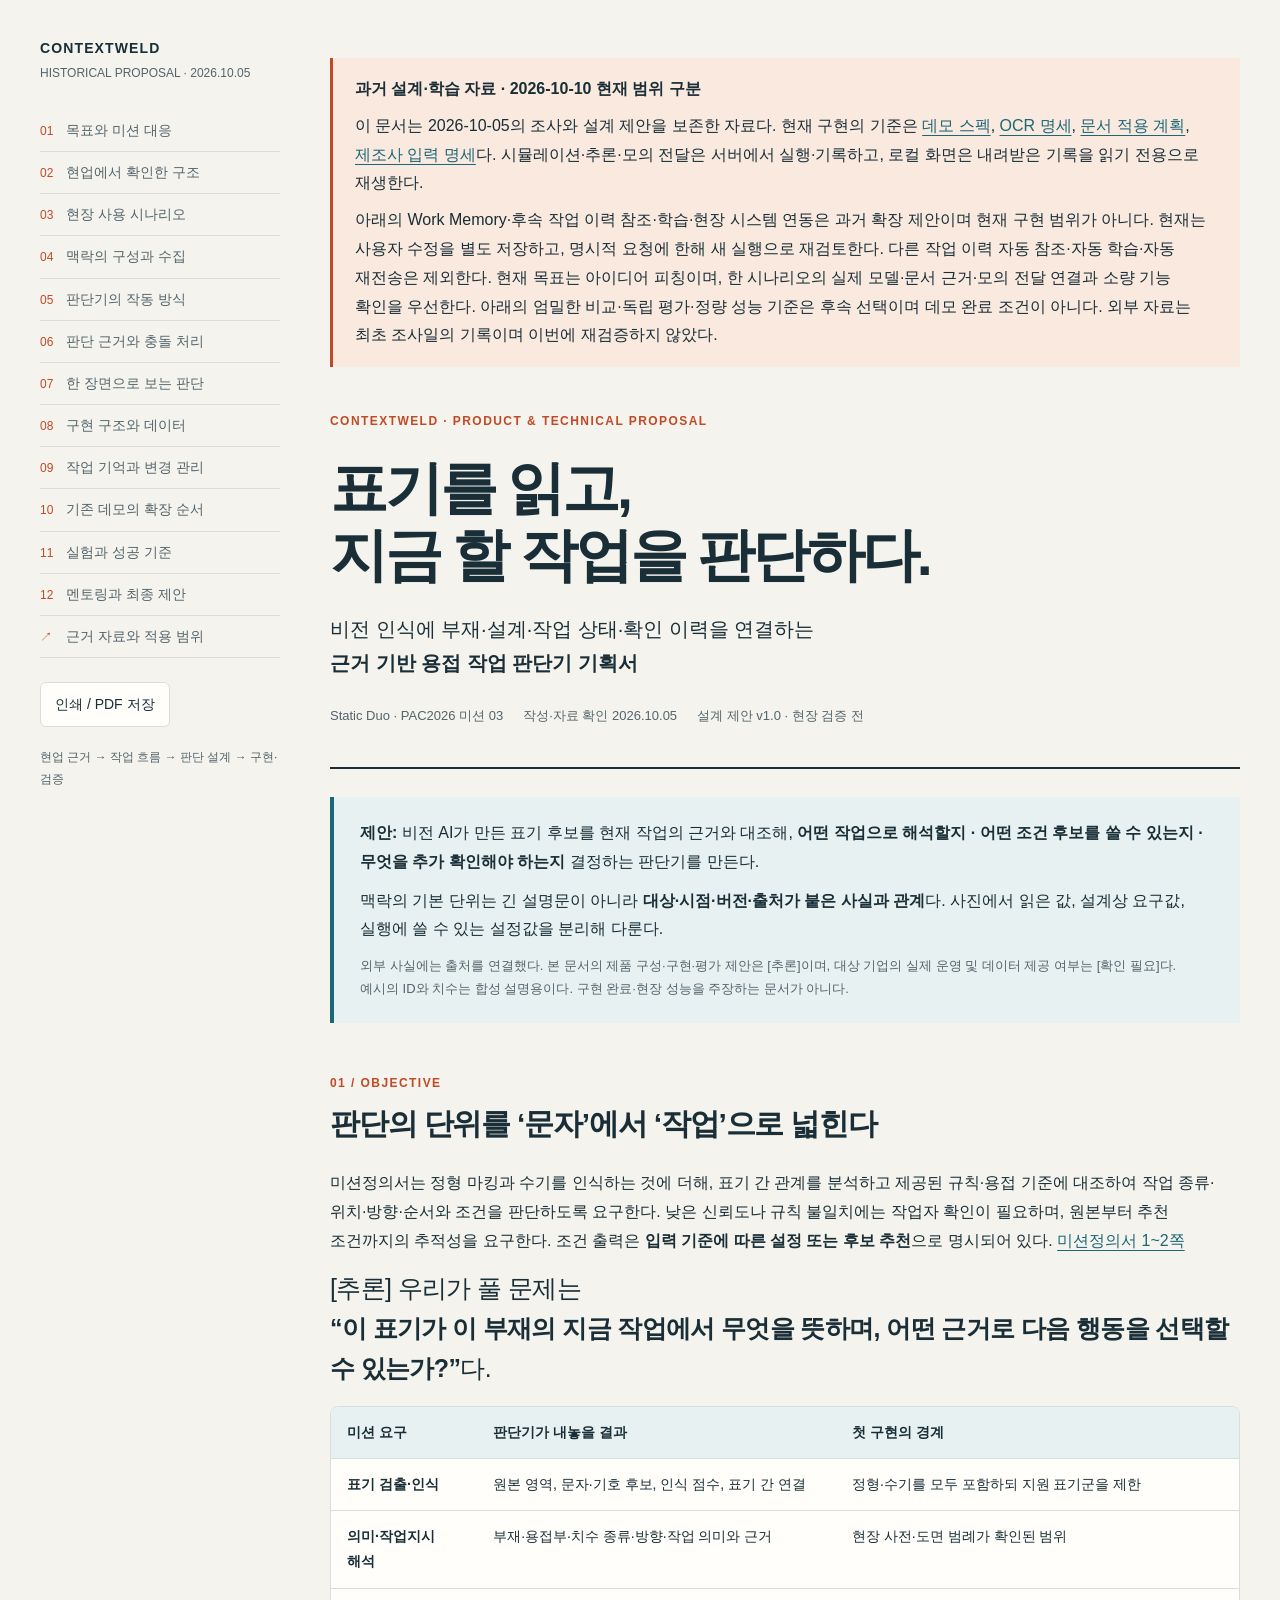
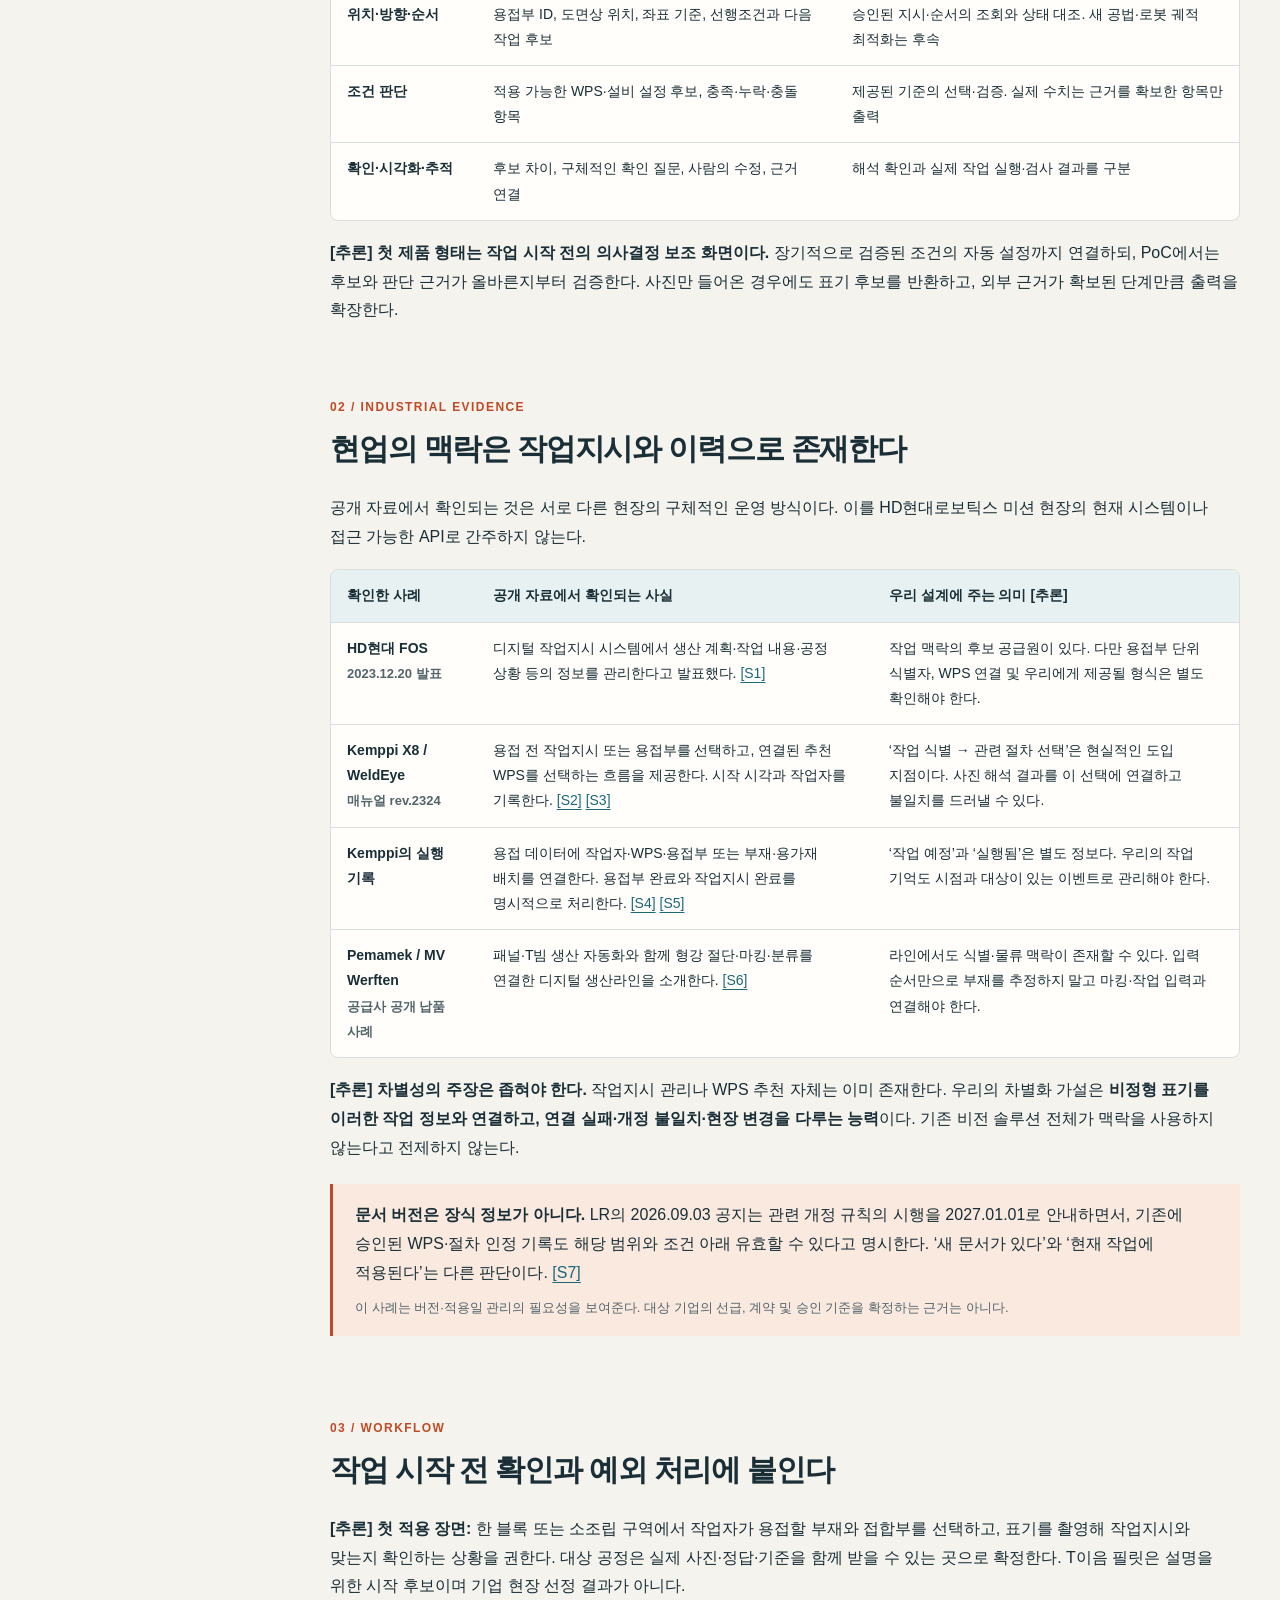
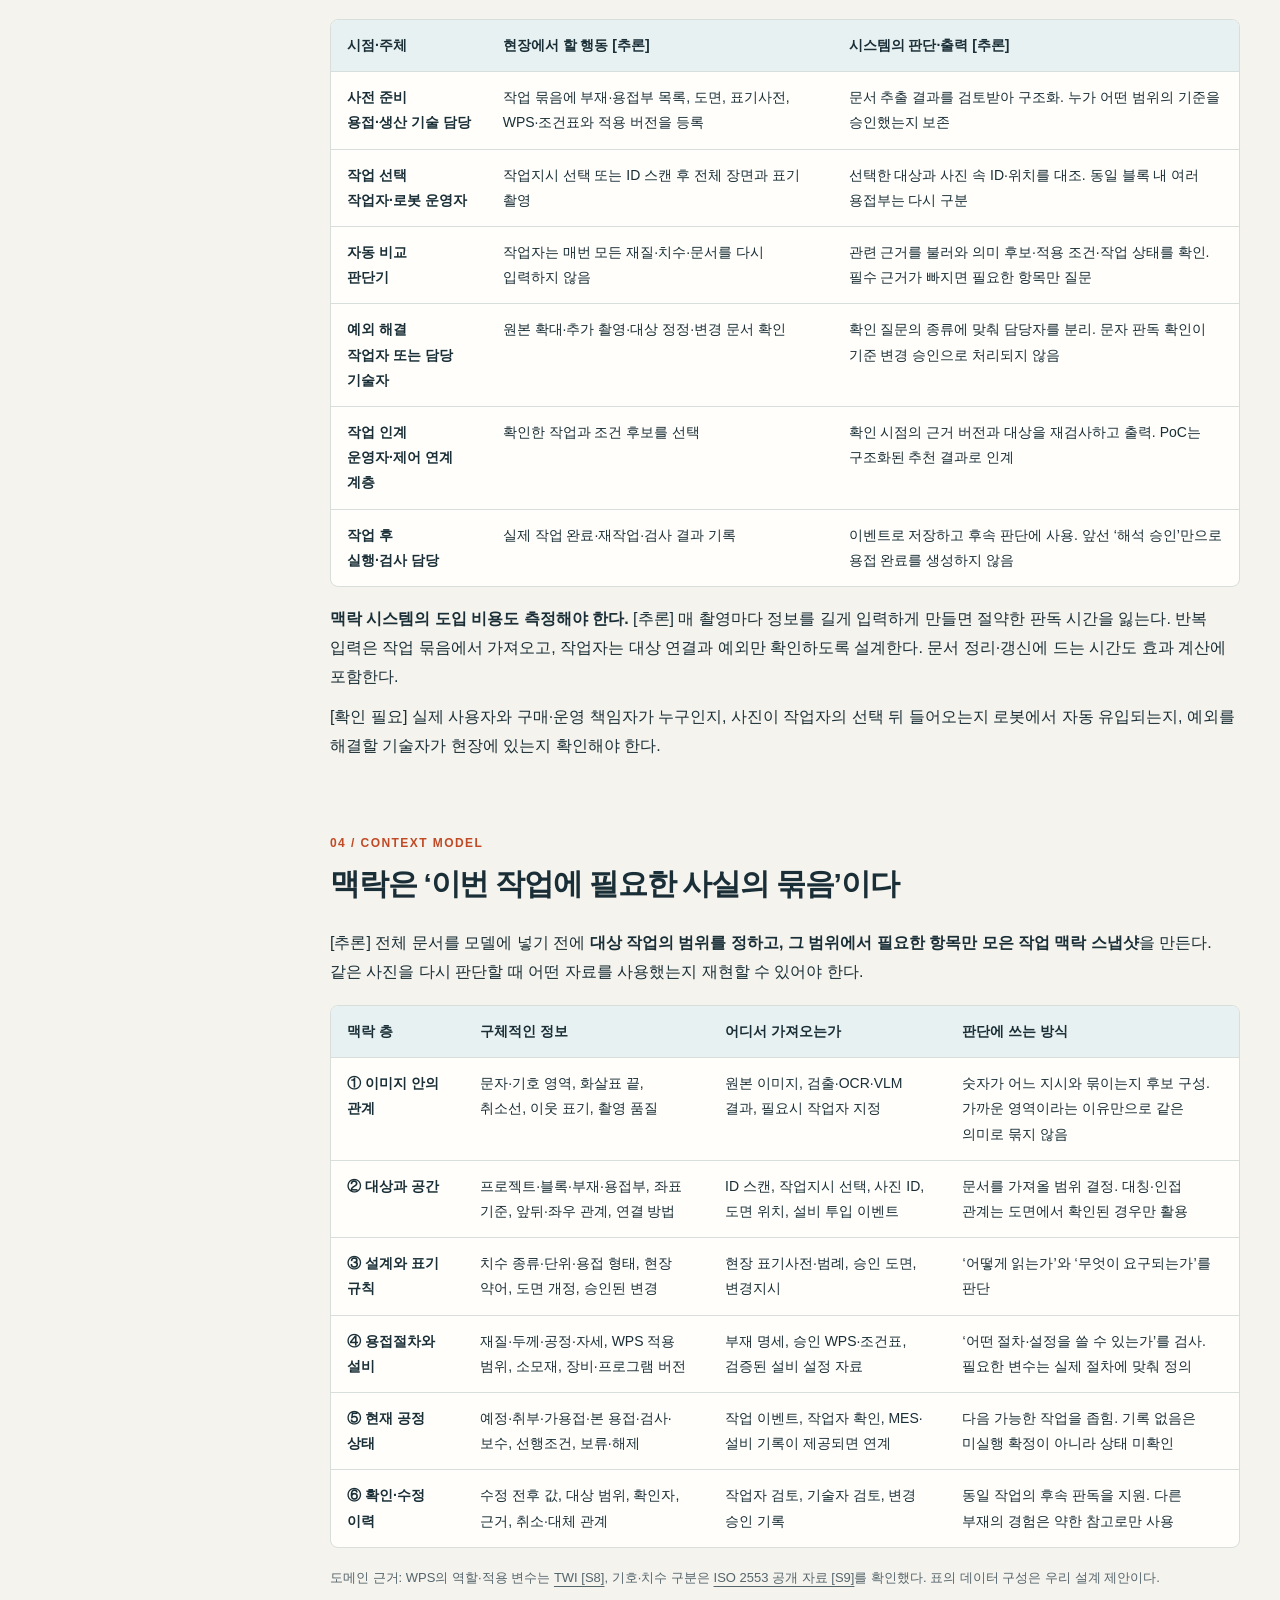
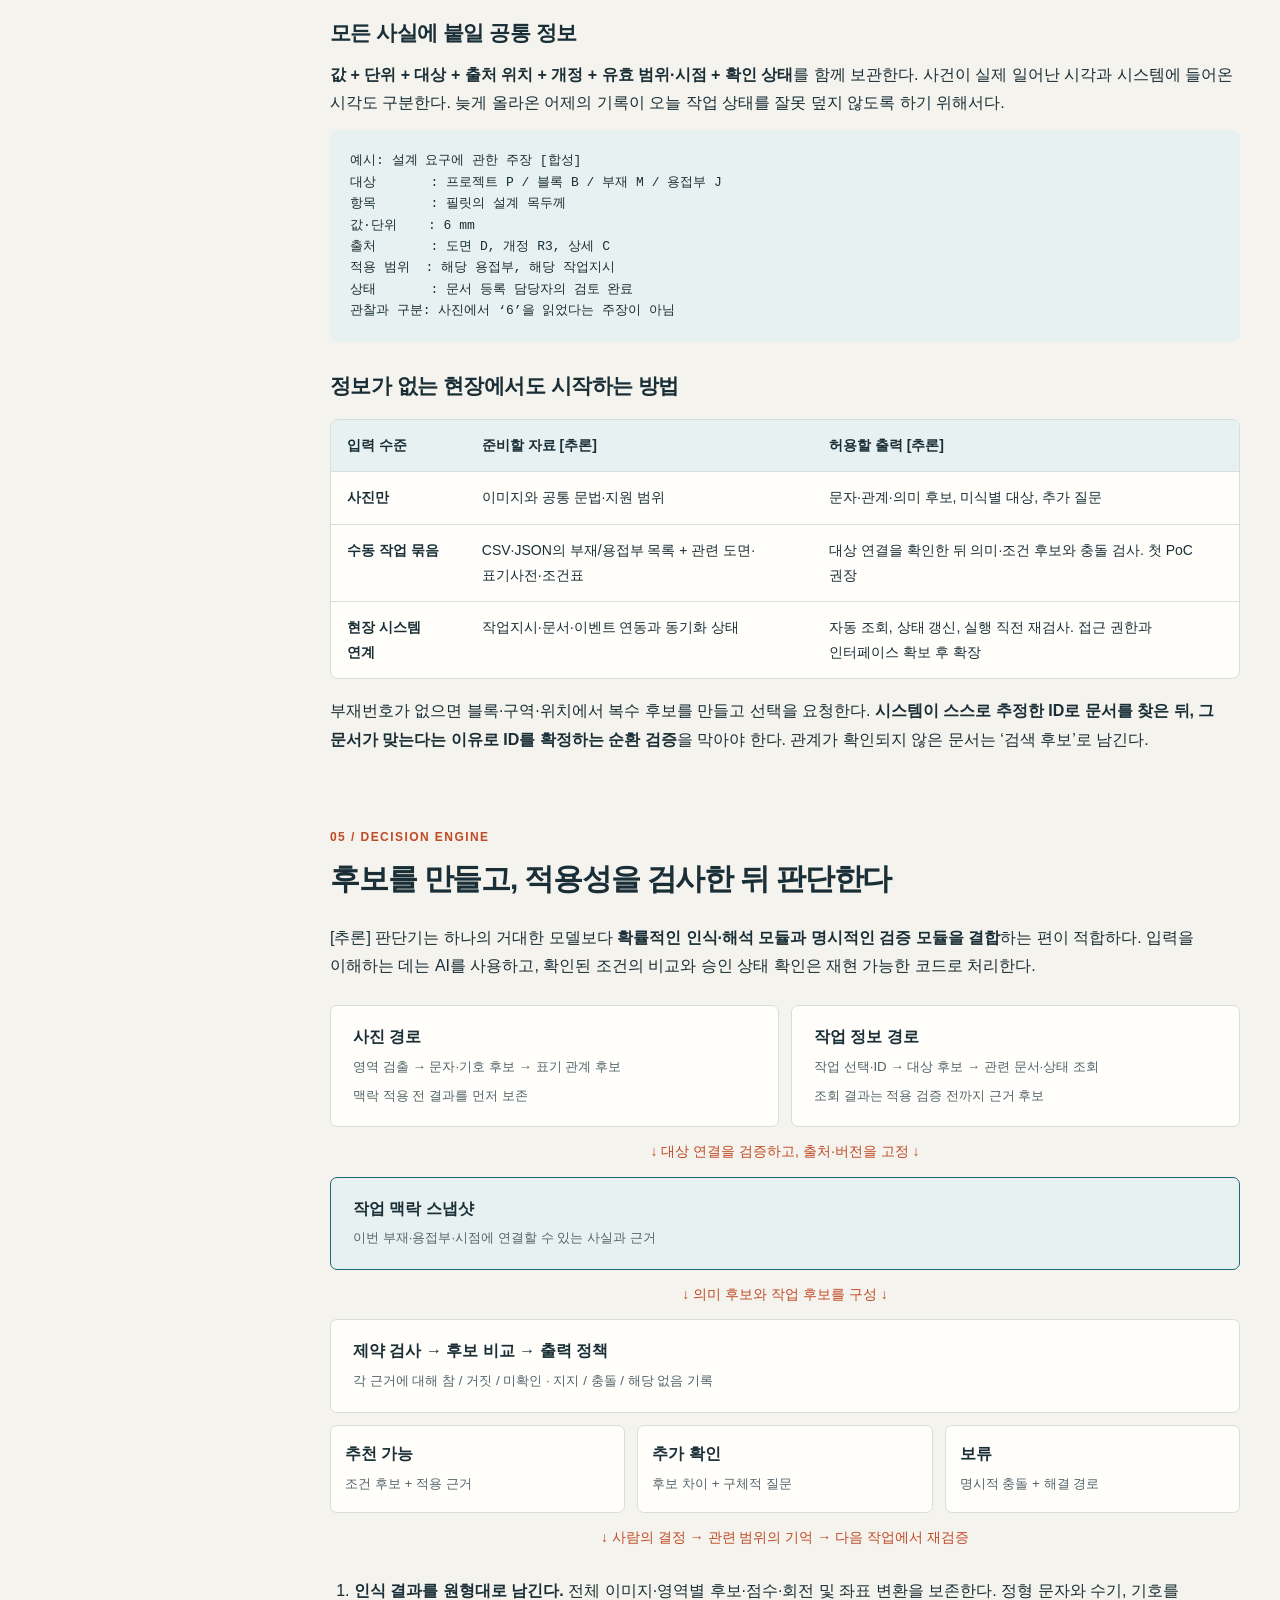
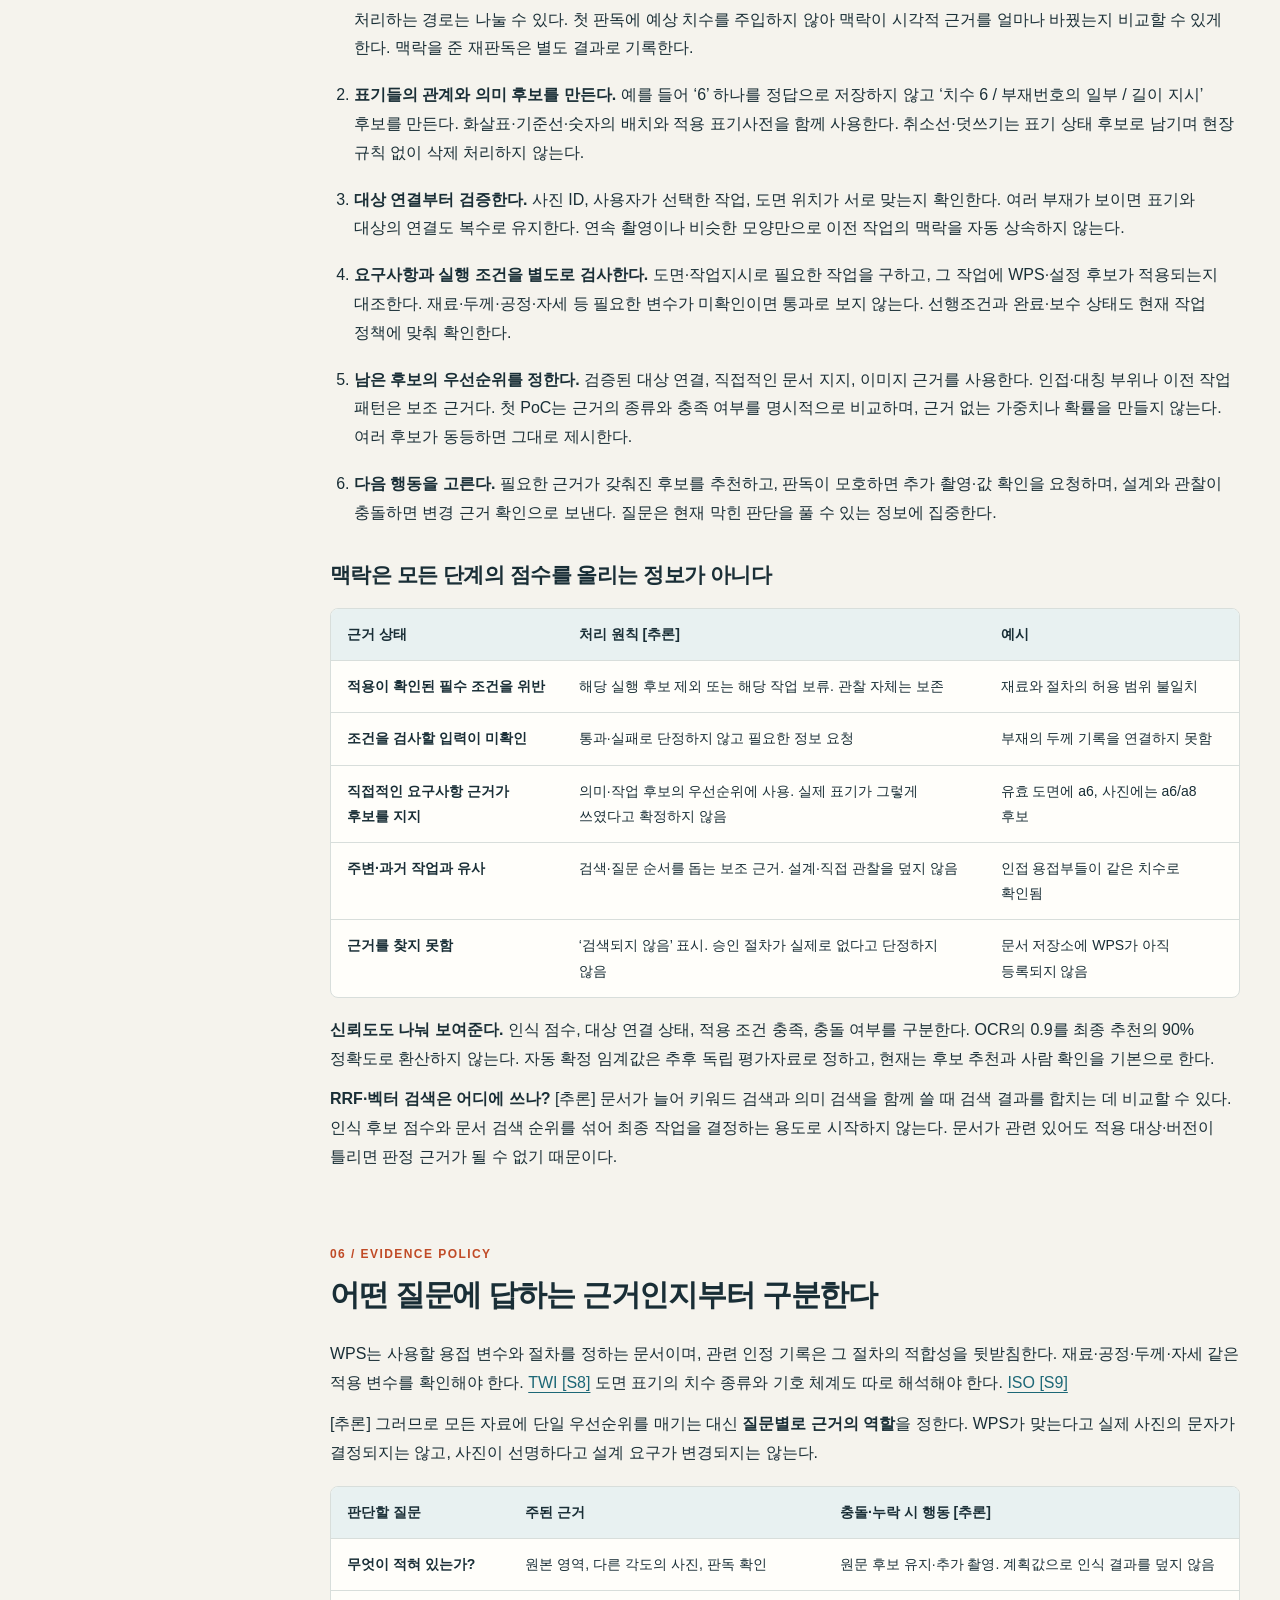
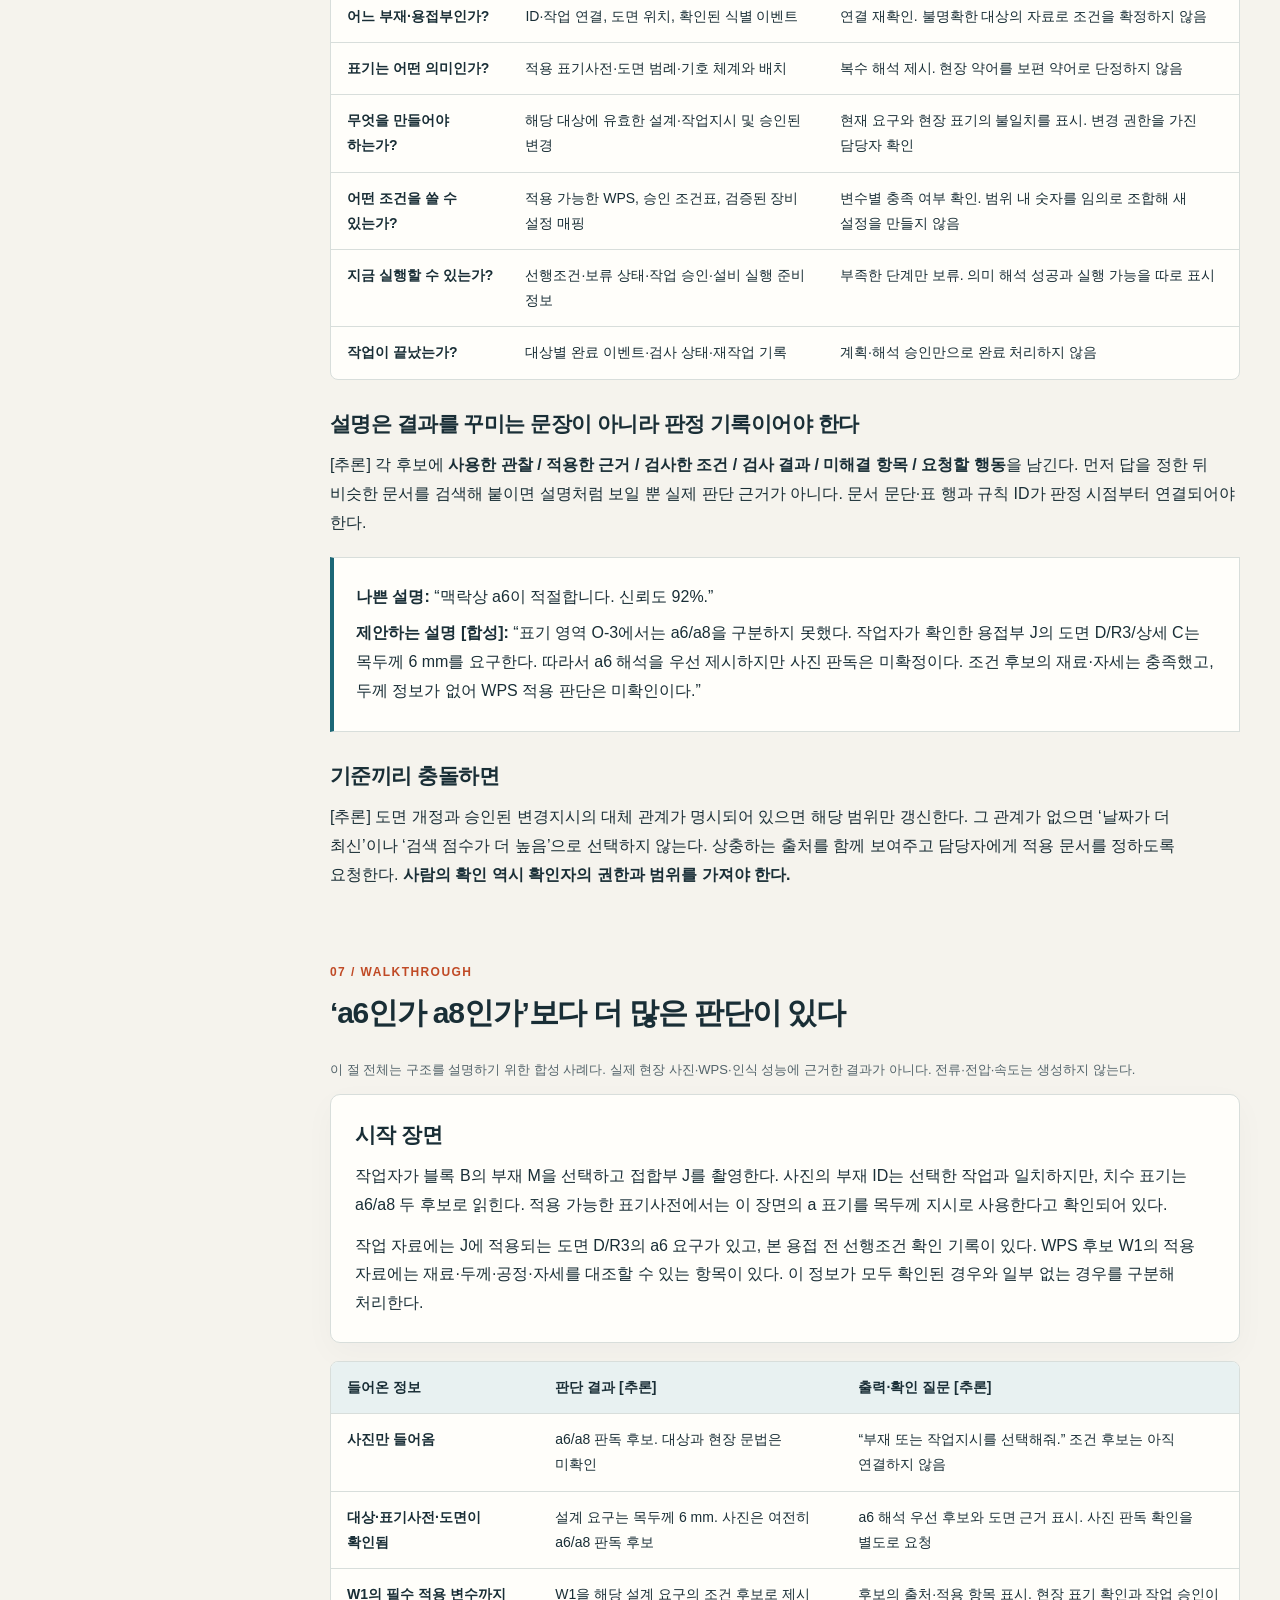
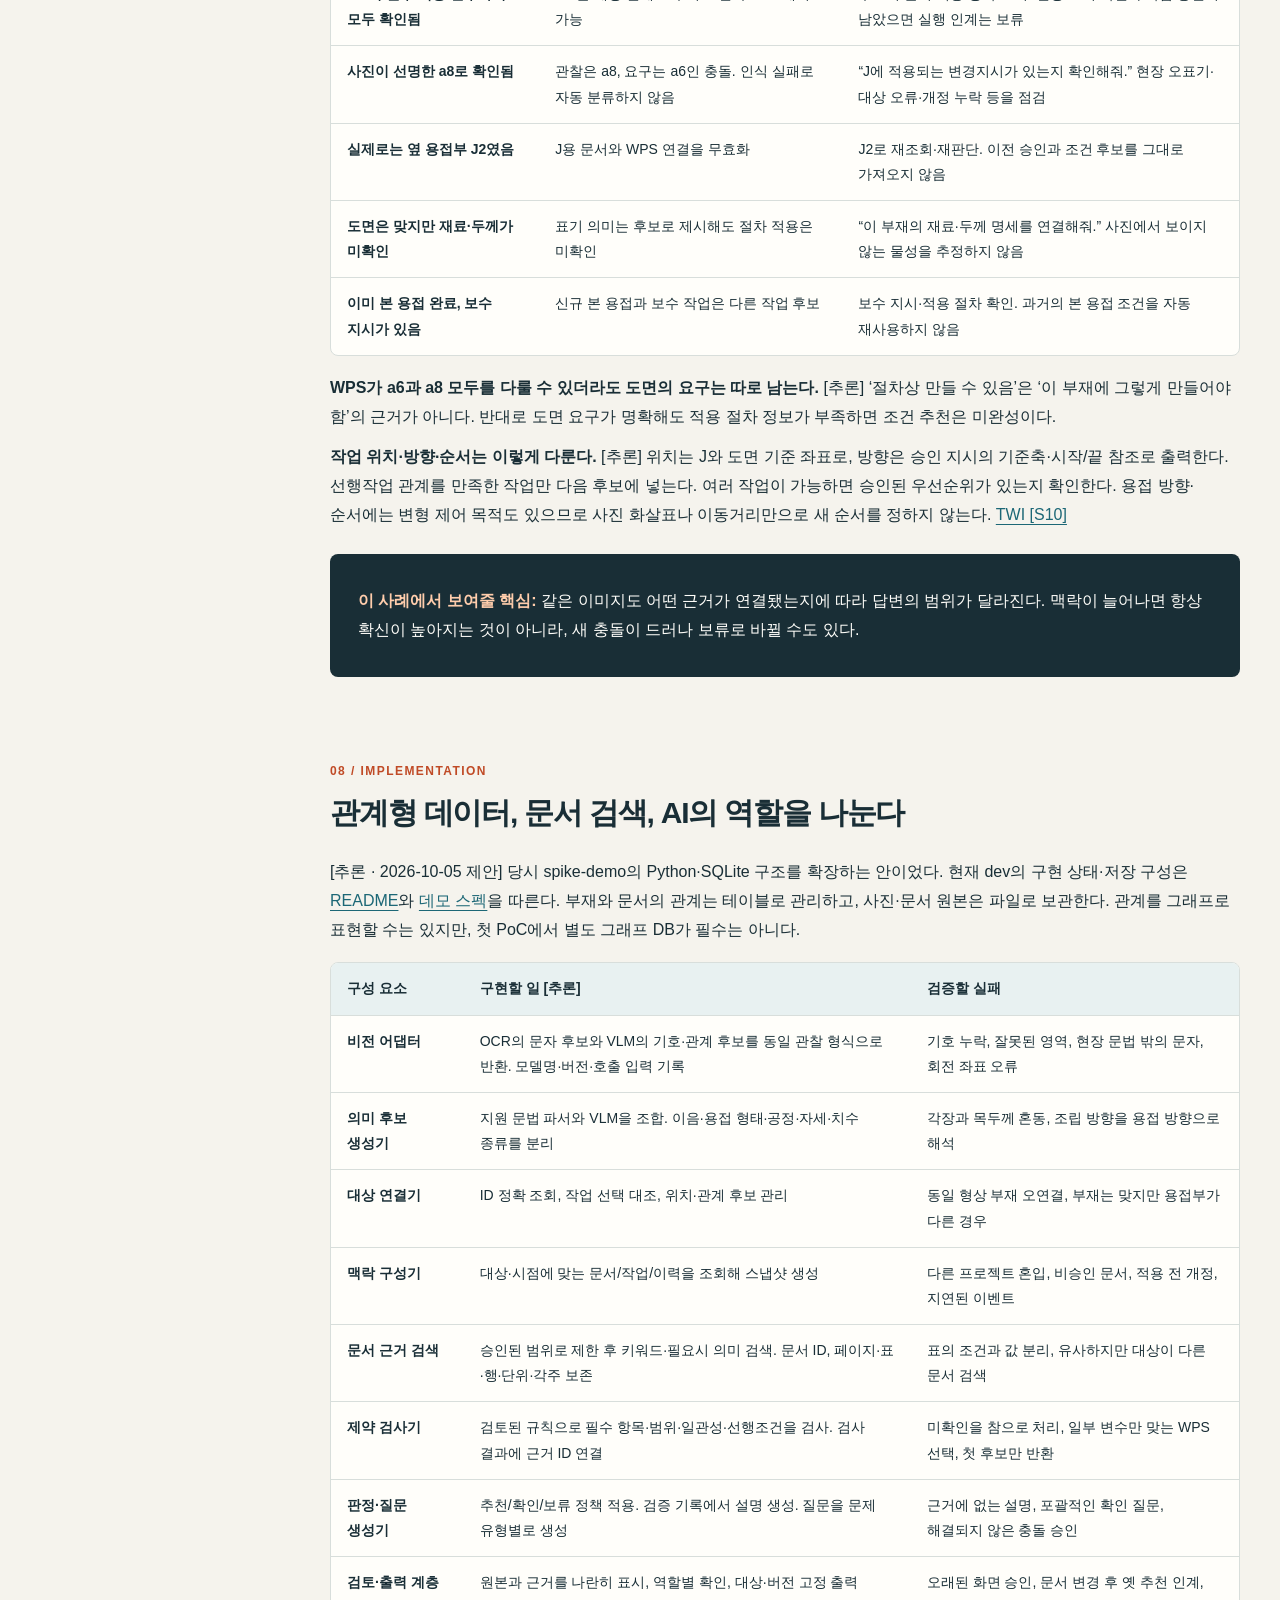
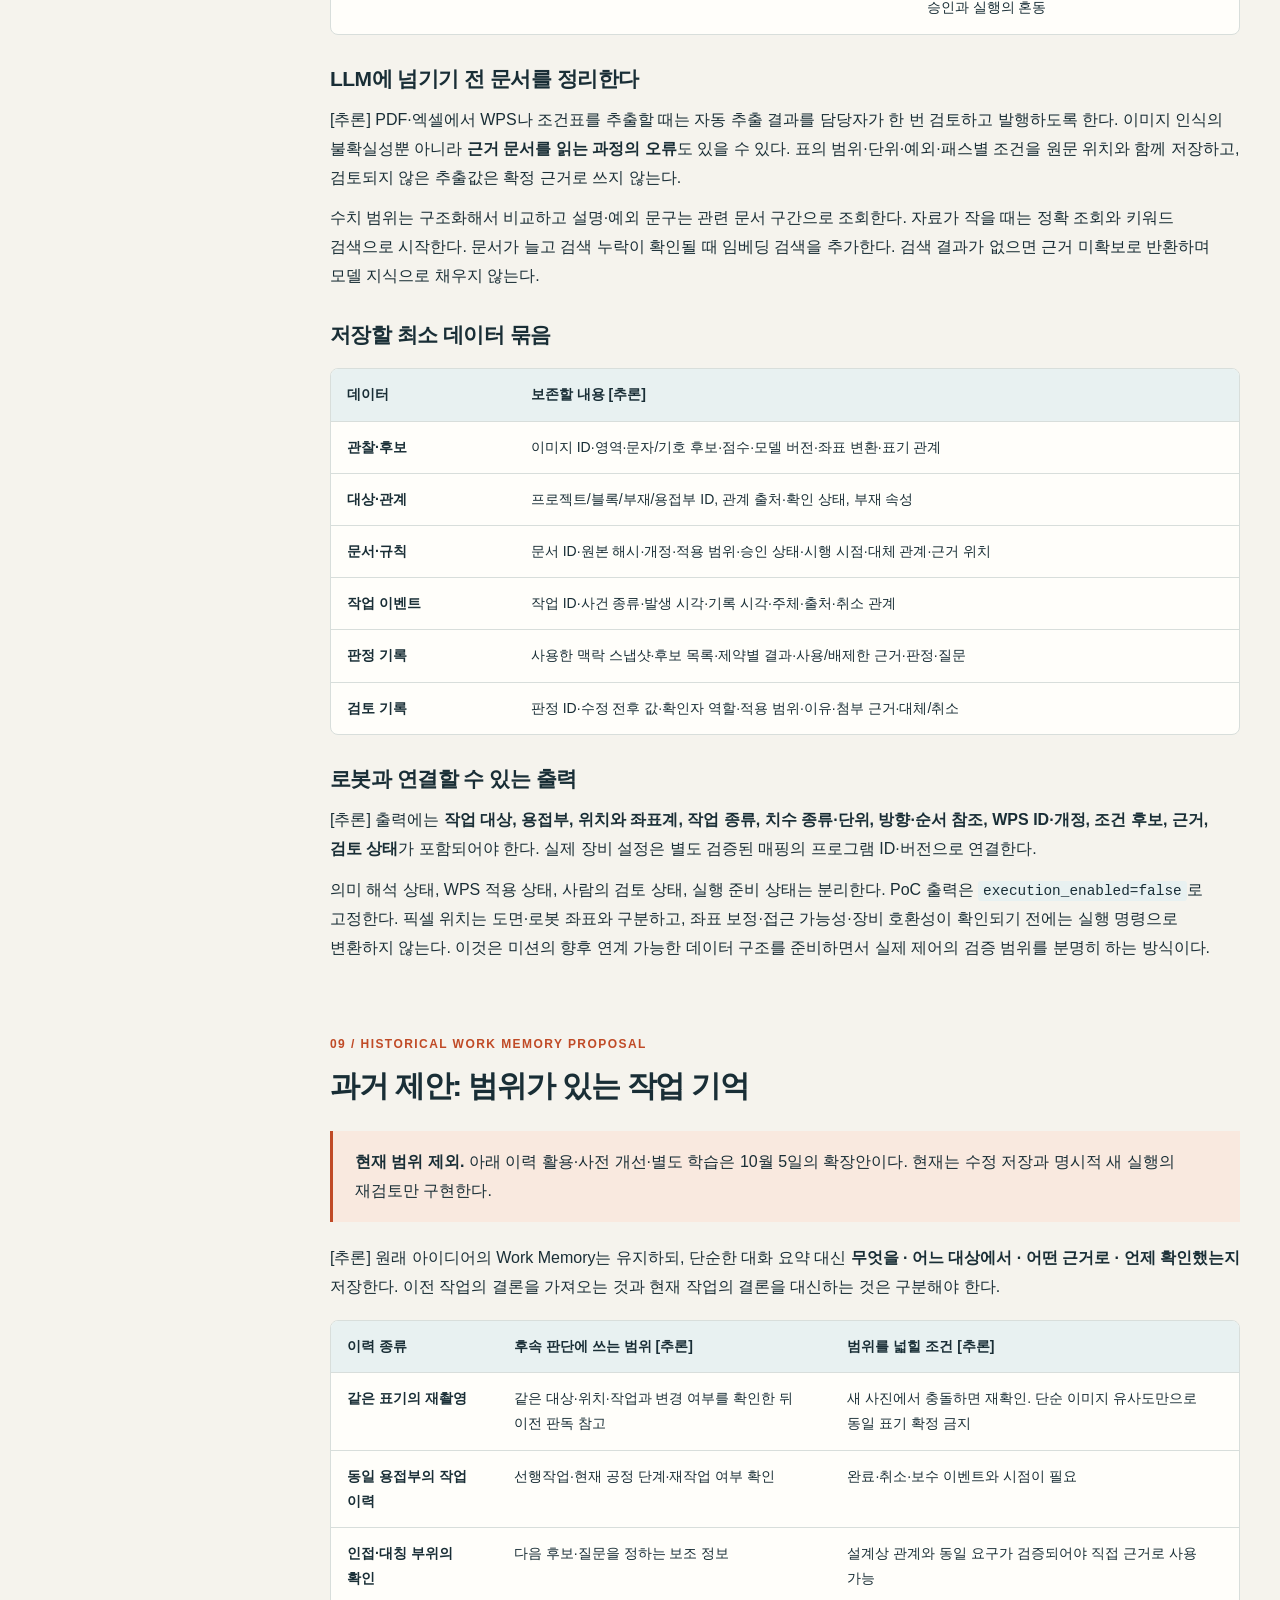
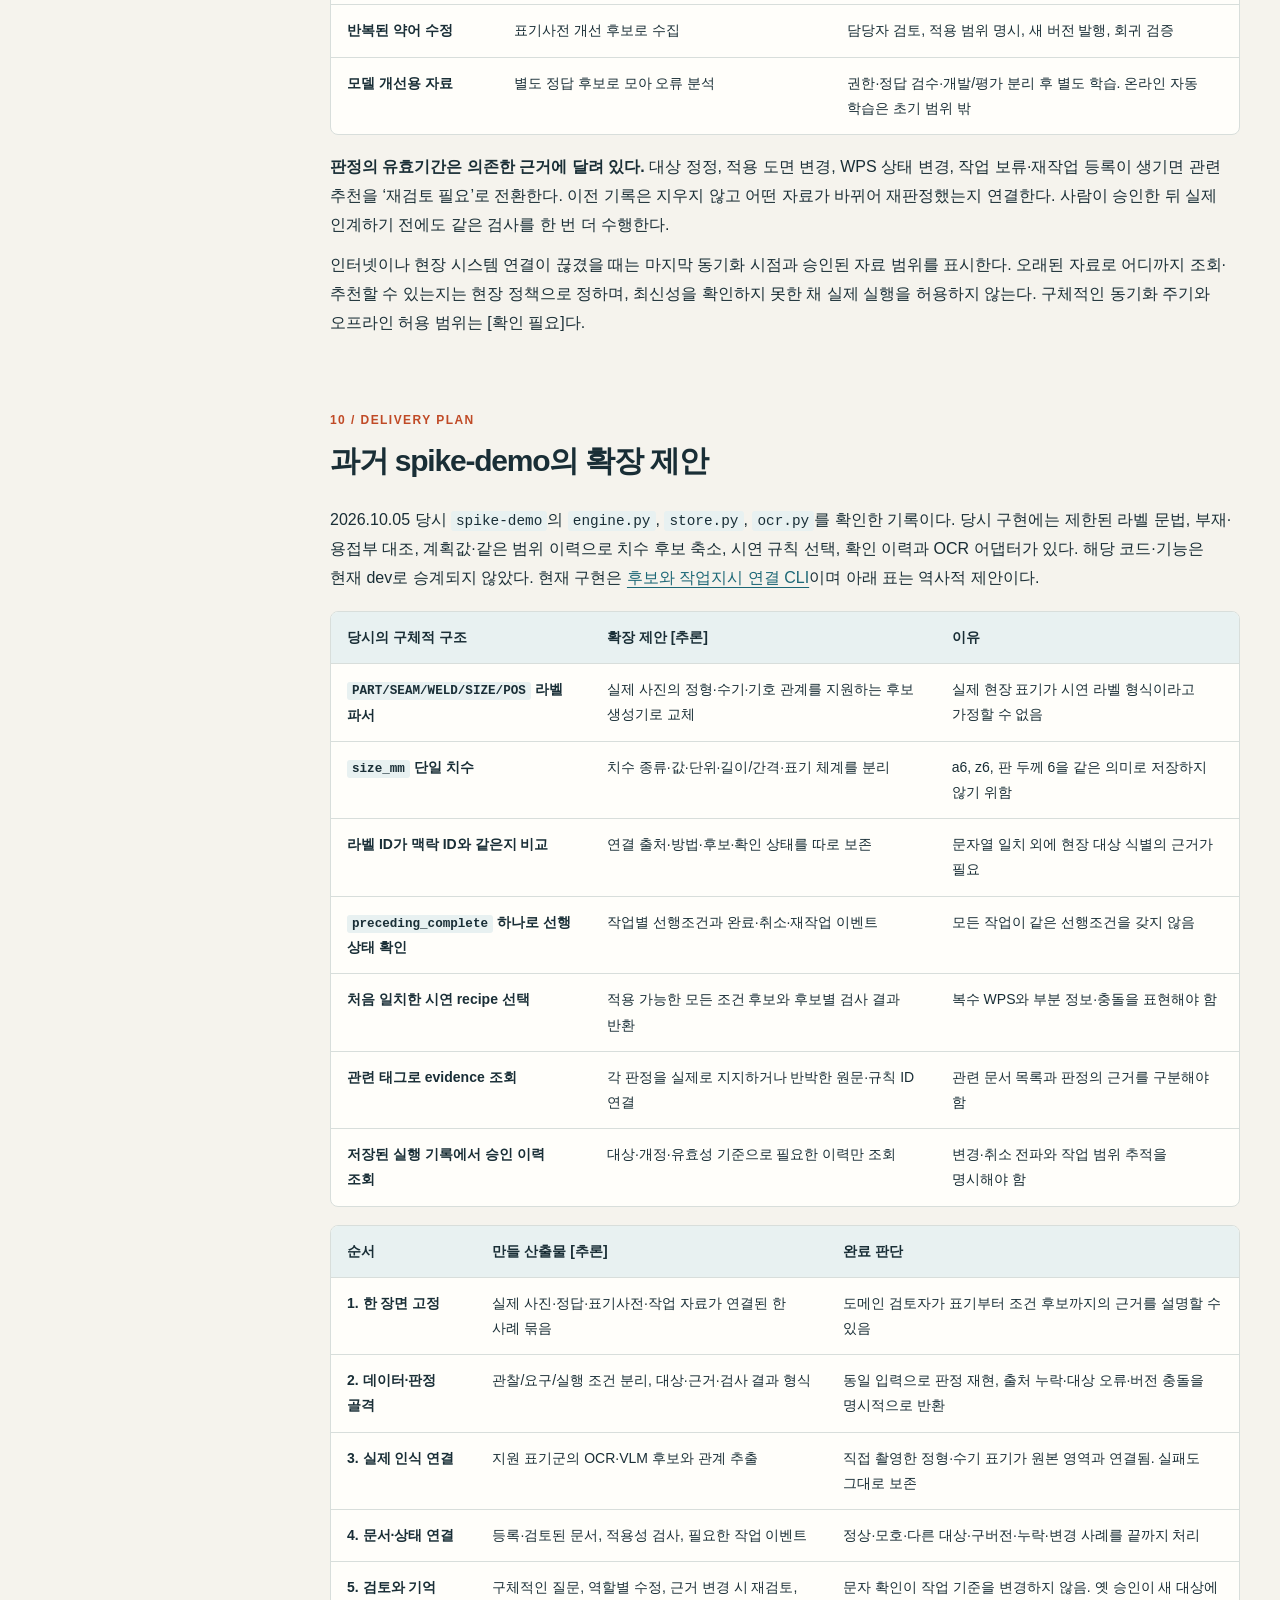
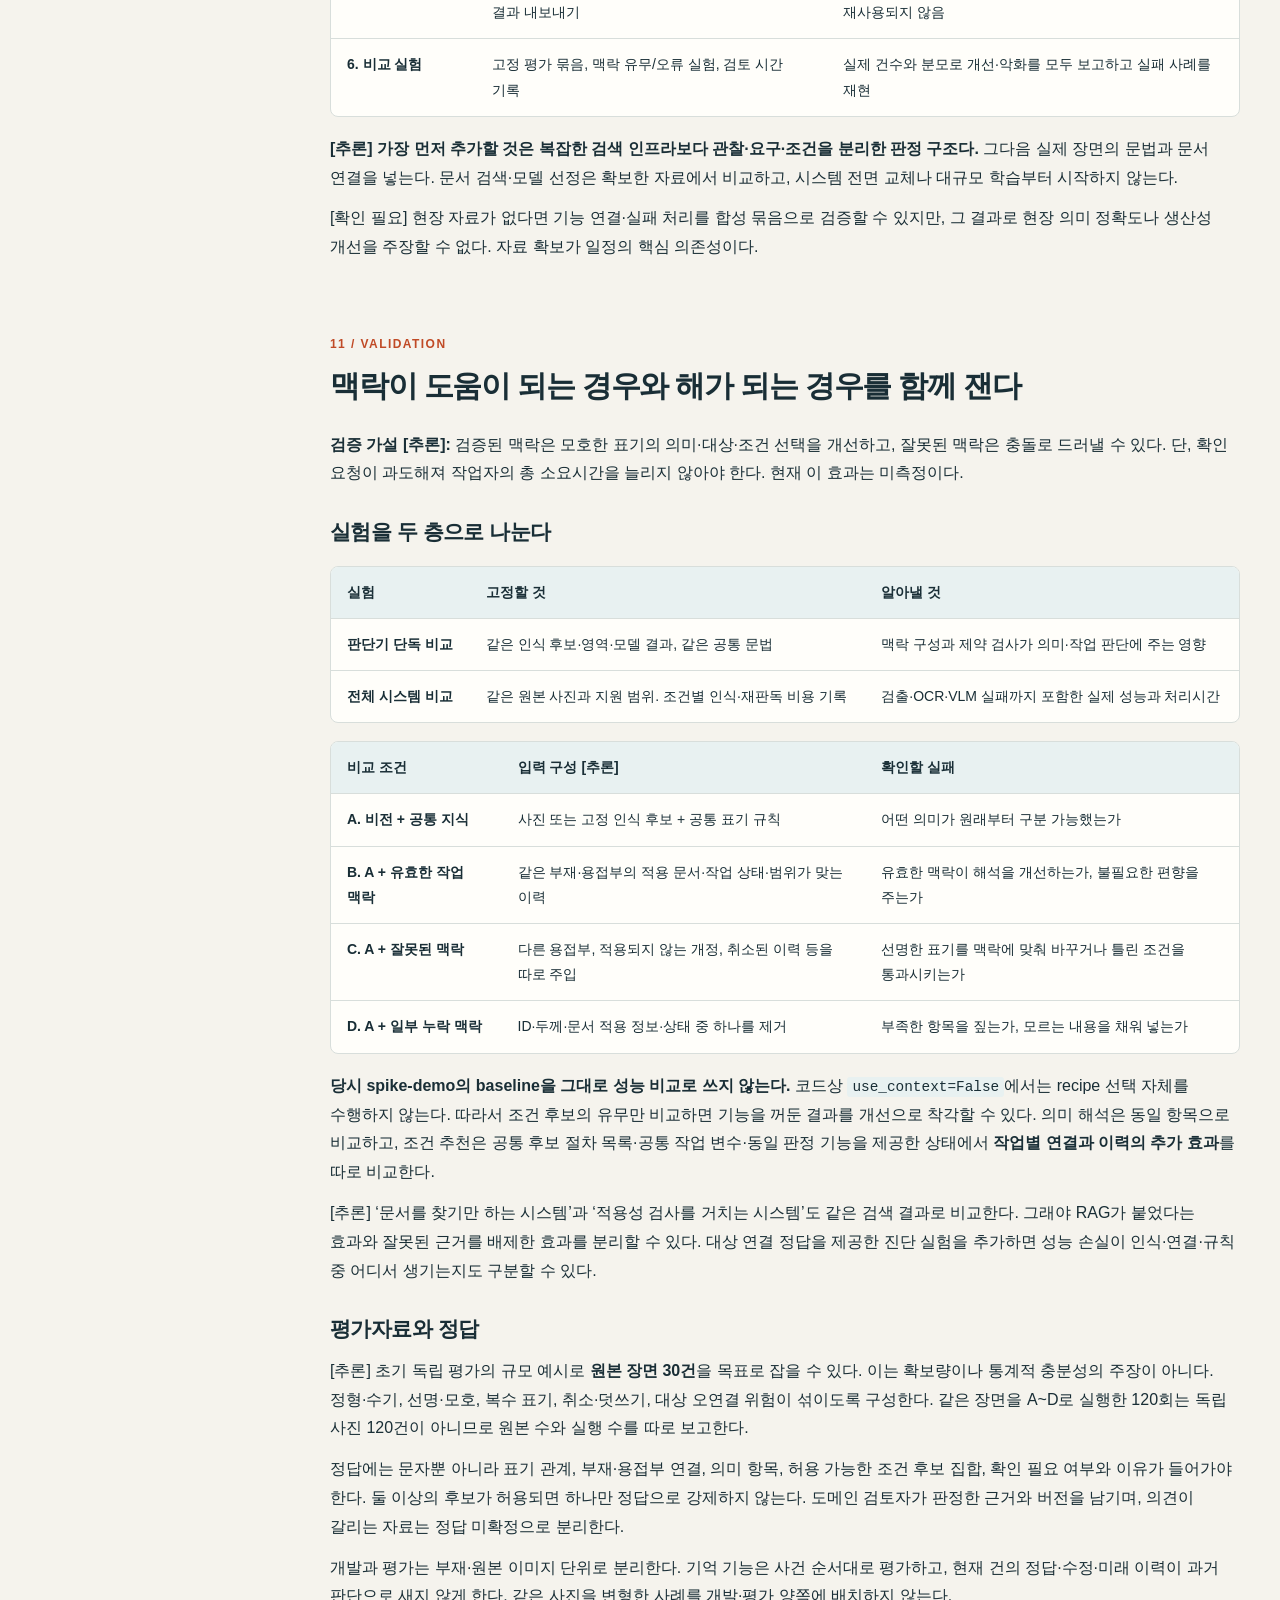
<file: docs/assets/context-decision-proposal.html>
<!doctype html>
<html lang="ko"><head><meta charset="utf-8"><meta name="viewport" content="width=device-width,initial-scale=1"><meta name="description" content="ContextWeld 맥락 기반 용접 작업 판단기 기획서: 현업 근거, 데이터, 판정 절차, 구현 및 검증 계획"><title>ContextWeld · 과거 맥락 판단기 설계 제안</title><style>
:root{--bg:#f5f3ed;--paper:#fffefa;--ink:#192e36;--muted:#53646b;--line:#d8dedb;--accent:#c04a26;--soft:#f9e9df;--blue:#1c6776;--blue-soft:#e8f1f1;--plate:#d9e1e2;--shadow:0 10px 32px #182e3608;color-scheme:light}
*{box-sizing:border-box}html{scroll-behavior:smooth;scroll-padding-top:24px}body{margin:0;background:var(--bg);color:var(--ink);font-family:-apple-system,BlinkMacSystemFont,"Apple SD Gothic Neo","Malgun Gothic",sans-serif;font-size:16px;line-height:1.8;word-break:keep-all;overflow-wrap:anywhere}a{color:var(--blue);text-underline-offset:4px}a:hover{color:var(--accent)}button,input{font:inherit}button{cursor:pointer}button:focus-visible,a:focus-visible,input:focus-visible{outline:3px solid var(--accent);outline-offset:4px}.skip{position:absolute;left:12px;top:-100px;background:var(--paper);padding:10px;z-index:10}.skip:focus{top:12px}.layout{max-width:1440px;margin:auto;display:grid;grid-template-columns:240px minmax(0,1fr);gap:50px;padding:36px 40px 80px}.rail{position:sticky;top:28px;align-self:start;font-size:14px}.brand{font-weight:800;letter-spacing:.08em;font-size:14px}.edition{color:var(--muted);font-size:12px;margin:2px 0 25px}.rail nav a{display:block;text-decoration:none;color:var(--muted);padding:8px 0;border-bottom:1px solid var(--line)}.rail nav a:hover{color:var(--accent)}.rail nav span{display:inline-block;width:26px;color:var(--accent);font-size:12px}.rail .print{margin-top:24px}.print,.choice{border:1px solid var(--line);border-radius:6px;background:var(--paper);color:var(--ink);padding:9px 14px}.print:hover,.choice:hover{border-color:var(--blue)}main{min-width:0;max-width:1000px}.hero{padding:22px 0 40px;border-bottom:2px solid var(--ink)}.eyebrow{color:var(--accent);font-size:12px;font-weight:800;letter-spacing:.12em;text-transform:uppercase}.hero h1{font-size:clamp(34px,4.5vw,58px);line-height:1.17;letter-spacing:-.055em;margin:22px 0}.hero .lead{font-size:20px;max-width:700px;line-height:1.7}.meta{display:flex;flex-wrap:wrap;gap:8px 20px;color:var(--muted);font-size:13px;margin-top:24px}.intro{background:var(--blue-soft);padding:22px 26px;margin-top:28px;border-left:4px solid var(--blue)}.intro p{margin:0}.intro p+p{margin-top:10px}section{padding:50px 0 10px;scroll-margin-top:20px}h2{font-size:30px;letter-spacing:-.04em;line-height:1.4;margin:9px 0 24px}h3{font-size:21px;letter-spacing:-.025em;margin:28px 0 12px;line-height:1.5}h4{font-size:17px;margin:0 0 8px}p{margin:12px 0}strong{font-weight:750}.small,.source{font-size:13px;color:var(--muted)}.source{margin-top:14px}.source a{color:var(--muted)}.tag{font-size:12px;color:var(--accent);font-weight:700}.note{border-left:3px solid var(--accent);background:var(--soft);padding:17px 22px;margin:22px 0}.note p{margin:0}.note p+p{margin-top:8px}.grid{display:grid;grid-template-columns:repeat(2,minmax(0,1fr));gap:18px;margin:20px 0}.card{background:var(--paper);border:1px solid var(--line);border-radius:10px;padding:24px;box-shadow:var(--shadow)}.card p:last-child{margin-bottom:0}.card h3{margin:0 0 12px}.table-wrap{overflow-x:auto;margin:18px 0;border:1px solid var(--line);border-radius:8px;background:var(--paper)}table{width:100%;border-collapse:collapse;font-size:14px;text-align:left}th{background:var(--blue-soft);font-weight:700}td,th{padding:13px 16px;vertical-align:top;border-bottom:1px solid var(--line)}tr:last-child td{border-bottom:0}th:first-child{min-width:125px}td:first-child{font-weight:650}caption{text-align:left;padding:12px 16px;font-weight:700}code{font-family:ui-monospace,SFMono-Regular,Consolas,monospace;font-size:.9em;background:var(--blue-soft);padding:2px 5px;border-radius:3px}ul,ol{padding-left:24px}li{padding:3px 0}.flow{display:flex;gap:8px;align-items:stretch;margin:20px 0;flex-wrap:wrap}.flow .step{flex:1;min-width:130px;background:var(--paper);border-top:3px solid var(--blue);padding:14px 16px}.flow .step span{display:block;color:var(--muted);font-size:13px}.flow .arrow{align-self:center;color:var(--accent)}figure{margin:0}.diagram{width:100%;height:auto;display:block}.diagram text{fill:var(--ink);font-family:inherit;font-size:14px}.diagram .line{fill:none;stroke:var(--ink);stroke-width:2}.diagram .guide{fill:none;stroke:var(--muted);stroke-width:1}.diagram .plate{fill:var(--plate);stroke:var(--ink);stroke-width:1.5}.diagram .weld{fill:#cce0e4;stroke:var(--blue);stroke-width:2}.diagram .measure{stroke:var(--accent);stroke-width:2;fill:none}figcaption{color:var(--muted);font-size:13px;margin-top:12px}.definition{border-top:1px solid var(--line);padding-top:12px}.searchbox{display:flex;align-items:center;gap:12px;flex-wrap:wrap;margin:20px 0}.searchbox label{font-weight:700}.searchbox input{flex:1;min-width:180px;background:var(--paper);border:1px solid var(--line);border-radius:6px;padding:10px 12px;color:var(--ink)}.searchbox output{font-size:13px;color:var(--muted)}.glossary{display:grid;grid-template-columns:repeat(2,minmax(0,1fr));gap:0 26px}.term{padding:16px 0;border-top:1px solid var(--line)}.term h4 small{display:block;font-size:12px;font-weight:400;color:var(--muted);letter-spacing:.02em}.term p{font-size:14px;margin:5px 0}.empty{color:var(--muted)}[hidden]{display:none!important}.choices{display:flex;gap:8px;flex-wrap:wrap;margin:16px 0}.choice[aria-pressed=true]{background:var(--ink);color:var(--paper);border-color:var(--ink)}.scenario{background:var(--paper);border:1px solid var(--line);padding:24px;border-radius:8px}.scenario h4{font-size:19px}.scenario .decision{margin-top:18px;border-top:1px solid var(--line);padding-top:15px;color:var(--blue);font-weight:700}.arch{margin:24px 0;display:grid;gap:12px}.arch-row{display:grid;grid-template-columns:1fr 1fr;gap:12px}.arch-node{border:1px solid var(--line);background:var(--paper);padding:17px 22px;border-radius:7px}.arch-node strong{display:block}.arch-node small{color:var(--muted)}.arch-node.focus{background:var(--blue-soft);border-color:var(--blue)}.arch-direction{text-align:center;color:var(--accent);font-size:14px}.arch-output{display:grid;grid-template-columns:repeat(3,minmax(0,1fr));gap:12px}.arch-output .arch-node{padding:14px}.quote{font-size:24px;line-height:1.65;border-left:4px solid var(--accent);padding:10px 0 10px 24px;margin:24px 0;letter-spacing:-.03em}.refs{font-size:13px;color:var(--muted);padding:30px 0;border-top:1px solid var(--line);margin-top:45px}.refs ol{padding-left:22px}.refs li{padding:6px 0}.refs a{overflow-wrap:anywhere}.footer{font-size:12px;color:var(--muted);border-top:1px solid var(--line);padding-top:20px}.print-only{display:none}
@media(max-width:1100px){.layout{grid-template-columns:190px minmax(0,1fr);gap:30px;padding:28px}.card{padding:18px}.diagram text{font-size:15px}}
@media(max-width:800px){.layout{display:block;padding:20px}.rail{position:static;margin-bottom:25px}.edition{margin-bottom:12px}.rail nav{display:flex;gap:8px 16px;flex-wrap:wrap}.rail nav a{padding:3px 0;border:0;font-size:12px}.rail nav span{width:21px}.rail .print{margin-top:15px}.hero{padding-top:8px}.hero .lead{font-size:18px}.grid,.glossary{grid-template-columns:1fr}.arch-output{grid-template-columns:1fr}section{padding-top:38px}h2{font-size:27px}.table-wrap table{min-width:560px}.arch-row{grid-template-columns:1fr}.flow .arrow{display:none}}
@media(max-width:400px){.layout{padding:16px}.hero h1{font-size:36px}.card{padding:12px}.note,.intro{padding:15px}.scenario{padding:16px}.quote{font-size:21px}.searchbox input{width:100%}}
@media(prefers-reduced-motion:reduce){html{scroll-behavior:auto}}
@media print{@page{size:A4;margin:16mm}body{background:white;font-size:10pt;line-height:1.6;color:#172d35}.layout{display:block;max-width:none;padding:0}.rail,.searchbox,.choices,.skip{display:none}main{max-width:none}.hero{padding:0 0 20px}.hero h1{font-size:32pt}.hero .lead{font-size:13pt}h2{font-size:20pt}h3{font-size:14pt}section{padding-top:25px}a{color:inherit;text-decoration:none}.card,.note,.intro,.scenario{box-shadow:none;break-inside:avoid}.grid{gap:12px}.table-wrap{overflow:visible;border-radius:0}table{font-size:9pt}thead{display:table-header-group}tr{break-inside:avoid}.table-wrap table{min-width:0}.glossary{grid-template-columns:1fr 1fr}.term[hidden],.scenario[hidden]{display:block!important}.scenario{margin:12px 0}.empty{display:none}.print-only{display:block}.refs{font-size:9pt}.arch{break-inside:avoid}h2,h3,h4{break-after:avoid}p{orphans:3;widows:3}}
@media print{.refs{break-before:page}.term{break-inside:avoid}}

.proposal-label{font-size:12px;letter-spacing:.08em;color:var(--accent);font-weight:800}.toc-note{font-size:12px;color:var(--muted);margin-top:20px}.statement{font-size:25px;line-height:1.6;letter-spacing:-.025em}.evidence{border:1px solid var(--line);border-left:4px solid var(--blue);padding:18px 22px;background:var(--paper);margin:20px 0}.evidence p{margin:7px 0}.table-wrap td{min-width:150px}.table-wrap td:first-child{min-width:120px}.wide td{min-width:175px}.status{display:inline-block;padding:2px 9px;border:1px solid var(--line);border-radius:4px;font-size:12px;font-weight:700}.decision-list{counter-reset:decision}.decision-list>li{margin-bottom:12px}.pipeline{display:grid;gap:9px;margin:22px 0}.pipeline>div{padding:15px 20px;border:1px solid var(--line);background:var(--paper);border-radius:6px}.pipeline b{color:var(--blue)}.pipeline small{display:block;color:var(--muted)}.refs li{padding:12px 0}.refs p{margin:4px 0}.callout{background:var(--ink);color:var(--paper);padding:25px 28px;border-radius:8px;margin:24px 0}.callout strong{color:#ffcdac}.callout p{margin:8px 0}.mini{font-size:13px}.record{font-family:ui-monospace,SFMono-Regular,monospace;font-size:13px;white-space:pre-wrap;word-break:break-word;background:var(--blue-soft);padding:20px;border-radius:7px;line-height:1.65}.case-detail{border-top:1px solid var(--line);padding-top:14px}.no-wrap{white-space:nowrap}@media print{.callout{background:#edf2f2;color:#192e36}.callout strong{color:#9d381c}.evidence{break-inside:avoid}.table-wrap td{min-width:0}.wide td{min-width:0}.record{font-size:8pt}.statement{font-size:16pt}.pipeline>div{break-inside:avoid}.refs{break-before:auto}}
</style></head><body><a class="skip" href="#main">본문으로 이동</a><div class="layout"><aside class="rail" aria-label="문서 탐색"><div class="brand">CONTEXTWELD</div><div class="edition">HISTORICAL PROPOSAL · 2026.10.05</div><nav aria-label="목차"><a href="#objective"><span>01</span>목표와 미션 대응</a><a href="#field"><span>02</span>현업에서 확인한 구조</a><a href="#workflow"><span>03</span>현장 사용 시나리오</a><a href="#context"><span>04</span>맥락의 구성과 수집</a><a href="#judge"><span>05</span>판단기의 작동 방식</a><a href="#evidence"><span>06</span>판단 근거와 충돌 처리</a><a href="#example"><span>07</span>한 장면으로 보는 판단</a><a href="#architecture"><span>08</span>구현 구조와 데이터</a><a href="#memory"><span>09</span>작업 기억과 변경 관리</a><a href="#build"><span>10</span>기존 데모의 확장 순서</a><a href="#evaluation"><span>11</span>실험과 성공 기준</a><a href="#questions"><span>12</span>멘토링과 최종 제안</a><a href="#sources"><span>↗</span>근거 자료와 적용 범위</a></nav><button class="print" id="print" type="button">인쇄 / PDF 저장</button><p class="toc-note">현업 근거 → 작업 흐름 → 판단 설계 → 구현·검증</p></aside><main id="main">
<div class="note" role="note"><p><strong>과거 설계·학습 자료 · 2026-10-10 현재 범위 구분</strong></p><p>이 문서는 2026-10-05의 조사와 설계 제안을 보존한 자료다. 현재 구현의 기준은 <a href="../plan/DEMO_SPEC.md">데모 스펙</a>, <a href="../spec/OCR_PIPELINE_SPEC.md">OCR 명세</a>, <a href="../plan/DOCUMENT_APPLICATION_PLAN.md">문서 적용 계획</a>, <a href="../spec/WELDING_ROBOT_INPUT_SPEC.md">제조사 입력 명세</a>다. 시뮬레이션·추론·모의 전달은 서버에서 실행·기록하고, 로컬 화면은 내려받은 기록을 읽기 전용으로 재생한다.</p><p>아래의 Work Memory·후속 작업 이력 참조·학습·현장 시스템 연동은 과거 확장 제안이며 현재 구현 범위가 아니다. 현재는 사용자 수정을 별도 저장하고, 명시적 요청에 한해 새 실행으로 재검토한다. 다른 작업 이력 자동 참조·자동 학습·자동 재전송은 제외한다. 현재 목표는 아이디어 피칭이며, 한 시나리오의 실제 모델·문서 근거·모의 전달 연결과 소량 기능 확인을 우선한다. 아래의 엄밀한 비교·독립 평가·정량 성능 기준은 후속 선택이며 데모 완료 조건이 아니다. 외부 자료는 최초 조사일의 기록이며 이번에 재검증하지 않았다.</p></div>

<header class="hero"><div class="eyebrow">CONTEXTWELD · PRODUCT &amp; TECHNICAL PROPOSAL</div><h1>표기를 읽고,<br>지금 할 작업을 판단하다.</h1><p class="lead">비전 인식에 부재·설계·작업 상태·확인 이력을 연결하는<br><strong>근거 기반 용접 작업 판단기 기획서</strong></p><div class="meta"><span>Static Duo · PAC2026 미션 03</span><span>작성·자료 확인 2026.10.05</span><span>설계 제안 v1.0 · 현장 검증 전</span></div></header>
<div class="intro"><p><strong>제안:</strong> 비전 AI가 만든 표기 후보를 현재 작업의 근거와 대조해, <strong>어떤 작업으로 해석할지 · 어떤 조건 후보를 쓸 수 있는지 · 무엇을 추가 확인해야 하는지</strong> 결정하는 판단기를 만든다.</p><p>맥락의 기본 단위는 긴 설명문이 아니라 <strong>대상·시점·버전·출처가 붙은 사실과 관계</strong>다. 사진에서 읽은 값, 설계상 요구값, 실행에 쓸 수 있는 설정값을 분리해 다룬다.</p><p class="small">외부 사실에는 출처를 연결했다. 본 문서의 제품 구성·구현·평가 제안은 [추론]이며, 대상 기업의 실제 운영 및 데이터 제공 여부는 [확인 필요]다. 예시의 ID와 치수는 합성 설명용이다. 구현 완료·현장 성능을 주장하는 문서가 아니다.</p></div>

<section id="objective"><div class="eyebrow">01 / OBJECTIVE</div><h2>판단의 단위를 ‘문자’에서 ‘작업’으로 넓힌다</h2>
<p>미션정의서는 정형 마킹과 수기를 인식하는 것에 더해, 표기 간 관계를 분석하고 제공된 규칙·용접 기준에 대조하여 작업 종류·위치·방향·순서와 조건을 판단하도록 요구한다. 낮은 신뢰도나 규칙 불일치에는 작업자 확인이 필요하며, 원본부터 추천 조건까지의 추적성을 요구한다. 조건 출력은 <strong>입력 기준에 따른 설정 또는 후보 추천</strong>으로 명시되어 있다. <a href="../references/mission-03.pdf">미션정의서 1~2쪽</a></p>
<p class="statement">[추론] 우리가 풀 문제는<br><strong>“이 표기가 이 부재의 지금 작업에서 무엇을 뜻하며, 어떤 근거로 다음 행동을 선택할 수 있는가?”</strong>다.</p>
<div class="table-wrap"><table><thead><tr><th>미션 요구</th><th>판단기가 내놓을 결과</th><th>첫 구현의 경계</th></tr></thead><tbody>
<tr><td>표기 검출·인식</td><td>원본 영역, 문자·기호 후보, 인식 점수, 표기 간 연결</td><td>정형·수기를 모두 포함하되 지원 표기군을 제한</td></tr>
<tr><td>의미·작업지시 해석</td><td>부재·용접부·치수 종류·방향·작업 의미와 근거</td><td>현장 사전·도면 범례가 확인된 범위</td></tr>
<tr><td>위치·방향·순서</td><td>용접부 ID, 도면상 위치, 좌표 기준, 선행조건과 다음 작업 후보</td><td>승인된 지시·순서의 조회와 상태 대조. 새 공법·로봇 궤적 최적화는 후속</td></tr>
<tr><td>조건 판단</td><td>적용 가능한 WPS·설비 설정 후보, 충족·누락·충돌 항목</td><td>제공된 기준의 선택·검증. 실제 수치는 근거를 확보한 항목만 출력</td></tr>
<tr><td>확인·시각화·추적</td><td>후보 차이, 구체적인 확인 질문, 사람의 수정, 근거 연결</td><td>해석 확인과 실제 작업 실행·검사 결과를 구분</td></tr>
</tbody></table></div>
<p><strong>[추론] 첫 제품 형태는 작업 시작 전의 의사결정 보조 화면이다.</strong> 장기적으로 검증된 조건의 자동 설정까지 연결하되, PoC에서는 후보와 판단 근거가 올바른지부터 검증한다. 사진만 들어온 경우에도 표기 후보를 반환하고, 외부 근거가 확보된 단계만큼 출력을 확장한다.</p>
</section>

<section id="field"><div class="eyebrow">02 / INDUSTRIAL EVIDENCE</div><h2>현업의 맥락은 작업지시와 이력으로 존재한다</h2>
<p>공개 자료에서 확인되는 것은 서로 다른 현장의 구체적인 운영 방식이다. 이를 HD현대로보틱스 미션 현장의 현재 시스템이나 접근 가능한 API로 간주하지 않는다.</p>
<div class="table-wrap"><table><thead><tr><th>확인한 사례</th><th>공개 자료에서 확인되는 사실</th><th>우리 설계에 주는 의미 [추론]</th></tr></thead><tbody>
<tr><td>HD현대 FOS<br><span class="small">2023.12.20 발표</span></td><td>디지털 작업지시 시스템에서 생산 계획·작업 내용·공정 상황 등의 정보를 관리한다고 발표했다. <a href="https://esg.hd.com/ko/news/743">[S1]</a></td><td>작업 맥락의 후보 공급원이 있다. 다만 용접부 단위 식별자, WPS 연결 및 우리에게 제공될 형식은 별도 확인해야 한다.</td></tr>
<tr><td>Kemppi X8 / WeldEye<br><span class="small">매뉴얼 rev.2324</span></td><td>용접 전 작업지시 또는 용접부를 선택하고, 연결된 추천 WPS를 선택하는 흐름을 제공한다. 시작 시각과 작업자를 기록한다. <a href="https://userdoc.kemppi.com/om/x8-mig-welder/en/content/topics/c_operation/weldeye/selecting_work_order.htm">[S2]</a> <a href="https://userdoc.kemppi.com/om/x8-mig-welder/en/content/topics/c_operation/weldeye/recommended_wpss.htm">[S3]</a></td><td>‘작업 식별 → 관련 절차 선택’은 현실적인 도입 지점이다. 사진 해석 결과를 이 선택에 연결하고 불일치를 드러낼 수 있다.</td></tr>
<tr><td>Kemppi의 실행 기록</td><td>용접 데이터에 작업자·WPS·용접부 또는 부재·용가재 배치를 연결한다. 용접부 완료와 작업지시 완료를 명시적으로 처리한다. <a href="https://userdoc.kemppi.com/om/x8-mig-welder/en/content/topics/c_operation/weldeye/using_welding_data_collection.htm">[S4]</a> <a href="https://userdoc.kemppi.com/om/x8-mig-welder/en/content/topics/c_operation/weldeye/completing_work_order.htm">[S5]</a></td><td>‘작업 예정’과 ‘실행됨’은 별도 정보다. 우리의 작업 기억도 시점과 대상이 있는 이벤트로 관리해야 한다.</td></tr>
<tr><td>Pemamek / MV Werften<br><span class="small">공급사 공개 납품 사례</span></td><td>패널·T빔 생산 자동화와 함께 형강 절단·마킹·분류를 연결한 디지털 생산라인을 소개한다. <a href="https://pemamek.com/us/customer-stories/automated-pema-production-lines-to-mv-werften-shipyards/">[S6]</a></td><td>라인에서도 식별·물류 맥락이 존재할 수 있다. 입력 순서만으로 부재를 추정하지 말고 마킹·작업 입력과 연결해야 한다.</td></tr>
</tbody></table></div>
<p><strong>[추론] 차별성의 주장은 좁혀야 한다.</strong> 작업지시 관리나 WPS 추천 자체는 이미 존재한다. 우리의 차별화 가설은 <strong>비정형 표기를 이러한 작업 정보와 연결하고, 연결 실패·개정 불일치·현장 변경을 다루는 능력</strong>이다. 기존 비전 솔루션 전체가 맥락을 사용하지 않는다고 전제하지 않는다.</p>
<div class="note"><p><strong>문서 버전은 장식 정보가 아니다.</strong> LR의 2026.09.03 공지는 관련 개정 규칙의 시행을 2027.01.01로 안내하면서, 기존에 승인된 WPS·절차 인정 기록도 해당 범위와 조건 아래 유효할 수 있다고 명시한다. ‘새 문서가 있다’와 ‘현재 작업에 적용된다’는 다른 판단이다. <a href="https://www.lr.org/en/knowledge/class-news/14-26/">[S7]</a></p><p class="small">이 사례는 버전·적용일 관리의 필요성을 보여준다. 대상 기업의 선급, 계약 및 승인 기준을 확정하는 근거는 아니다.</p></div>
</section>

<section id="workflow"><div class="eyebrow">03 / WORKFLOW</div><h2>작업 시작 전 확인과 예외 처리에 붙인다</h2>
<p><strong>[추론] 첫 적용 장면:</strong> 한 블록 또는 소조립 구역에서 작업자가 용접할 부재와 접합부를 선택하고, 표기를 촬영해 작업지시와 맞는지 확인하는 상황을 권한다. 대상 공정은 실제 사진·정답·기준을 함께 받을 수 있는 곳으로 확정한다. T이음 필릿은 설명을 위한 시작 후보이며 기업 현장 선정 결과가 아니다.</p>
<div class="table-wrap"><table><thead><tr><th>시점·주체</th><th>현장에서 할 행동 [추론]</th><th>시스템의 판단·출력 [추론]</th></tr></thead><tbody>
<tr><td>사전 준비<br>용접·생산 기술 담당</td><td>작업 묶음에 부재·용접부 목록, 도면, 표기사전, WPS·조건표와 적용 버전을 등록</td><td>문서 추출 결과를 검토받아 구조화. 누가 어떤 범위의 기준을 승인했는지 보존</td></tr>
<tr><td>작업 선택<br>작업자·로봇 운영자</td><td>작업지시 선택 또는 ID 스캔 후 전체 장면과 표기 촬영</td><td>선택한 대상과 사진 속 ID·위치를 대조. 동일 블록 내 여러 용접부는 다시 구분</td></tr>
<tr><td>자동 비교<br>판단기</td><td>작업자는 매번 모든 재질·치수·문서를 다시 입력하지 않음</td><td>관련 근거를 불러와 의미 후보·적용 조건·작업 상태를 확인. 필수 근거가 빠지면 필요한 항목만 질문</td></tr>
<tr><td>예외 해결<br>작업자 또는 담당 기술자</td><td>원본 확대·추가 촬영·대상 정정·변경 문서 확인</td><td>확인 질문의 종류에 맞춰 담당자를 분리. 문자 판독 확인이 기준 변경 승인으로 처리되지 않음</td></tr>
<tr><td>작업 인계<br>운영자·제어 연계 계층</td><td>확인한 작업과 조건 후보를 선택</td><td>확인 시점의 근거 버전과 대상을 재검사하고 출력. PoC는 구조화된 추천 결과로 인계</td></tr>
<tr><td>작업 후<br>실행·검사 담당</td><td>실제 작업 완료·재작업·검사 결과 기록</td><td>이벤트로 저장하고 후속 판단에 사용. 앞선 ‘해석 승인’만으로 용접 완료를 생성하지 않음</td></tr>
</tbody></table></div>
<p><strong>맥락 시스템의 도입 비용도 측정해야 한다.</strong> [추론] 매 촬영마다 정보를 길게 입력하게 만들면 절약한 판독 시간을 잃는다. 반복 입력은 작업 묶음에서 가져오고, 작업자는 대상 연결과 예외만 확인하도록 설계한다. 문서 정리·갱신에 드는 시간도 효과 계산에 포함한다.</p>
<p>[확인 필요] 실제 사용자와 구매·운영 책임자가 누구인지, 사진이 작업자의 선택 뒤 들어오는지 로봇에서 자동 유입되는지, 예외를 해결할 기술자가 현장에 있는지 확인해야 한다.</p>
</section>

<section id="context"><div class="eyebrow">04 / CONTEXT MODEL</div><h2>맥락은 ‘이번 작업에 필요한 사실의 묶음’이다</h2>
<p>[추론] 전체 문서를 모델에 넣기 전에 <strong>대상 작업의 범위를 정하고, 그 범위에서 필요한 항목만 모은 작업 맥락 스냅샷</strong>을 만든다. 같은 사진을 다시 판단할 때 어떤 자료를 사용했는지 재현할 수 있어야 한다.</p>
<div class="table-wrap wide"><table><thead><tr><th>맥락 층</th><th>구체적인 정보</th><th>어디서 가져오는가</th><th>판단에 쓰는 방식</th></tr></thead><tbody>
<tr><td>① 이미지 안의 관계</td><td>문자·기호 영역, 화살표 끝, 취소선, 이웃 표기, 촬영 품질</td><td>원본 이미지, 검출·OCR·VLM 결과, 필요시 작업자 지정</td><td>숫자가 어느 지시와 묶이는지 후보 구성. 가까운 영역이라는 이유만으로 같은 의미로 묶지 않음</td></tr>
<tr><td>② 대상과 공간</td><td>프로젝트·블록·부재·용접부, 좌표 기준, 앞뒤·좌우 관계, 연결 방법</td><td>ID 스캔, 작업지시 선택, 사진 ID, 도면 위치, 설비 투입 이벤트</td><td>문서를 가져올 범위 결정. 대칭·인접 관계는 도면에서 확인된 경우만 활용</td></tr>
<tr><td>③ 설계와 표기 규칙</td><td>치수 종류·단위·용접 형태, 현장 약어, 도면 개정, 승인된 변경</td><td>현장 표기사전·범례, 승인 도면, 변경지시</td><td>‘어떻게 읽는가’와 ‘무엇이 요구되는가’를 판단</td></tr>
<tr><td>④ 용접절차와 설비</td><td>재질·두께·공정·자세, WPS 적용 범위, 소모재, 장비·프로그램 버전</td><td>부재 명세, 승인 WPS·조건표, 검증된 설비 설정 자료</td><td>‘어떤 절차·설정을 쓸 수 있는가’를 검사. 필요한 변수는 실제 절차에 맞춰 정의</td></tr>
<tr><td>⑤ 현재 공정 상태</td><td>예정·취부·가용접·본 용접·검사·보수, 선행조건, 보류·해제</td><td>작업 이벤트, 작업자 확인, MES·설비 기록이 제공되면 연계</td><td>다음 가능한 작업을 좁힘. 기록 없음은 미실행 확정이 아니라 상태 미확인</td></tr>
<tr><td>⑥ 확인·수정 이력</td><td>수정 전후 값, 대상 범위, 확인자, 근거, 취소·대체 관계</td><td>작업자 검토, 기술자 검토, 변경 승인 기록</td><td>동일 작업의 후속 판독을 지원. 다른 부재의 경험은 약한 참고로만 사용</td></tr>
</tbody></table></div>
<p class="source">도메인 근거: WPS의 역할·적용 변수는 <a href="https://www.twi-global.com/technical-knowledge/job-knowledge/welding-procedure-039">TWI [S8]</a>, 기호·치수 구분은 <a href="https://www.iso.org/obp/ui?_escaped_fragment_=iso:std:iso:2553:ed-5:v2:en">ISO 2553 공개 자료 [S9]</a>를 확인했다. 표의 데이터 구성은 우리 설계 제안이다.</p>
<h3>모든 사실에 붙일 공통 정보</h3>
<p><strong>값 + 단위 + 대상 + 출처 위치 + 개정 + 유효 범위·시점 + 확인 상태</strong>를 함께 보관한다. 사건이 실제 일어난 시각과 시스템에 들어온 시각도 구분한다. 늦게 올라온 어제의 기록이 오늘 작업 상태를 잘못 덮지 않도록 하기 위해서다.</p>
<div class="record">예시: 설계 요구에 관한 주장 [합성]
대상       : 프로젝트 P / 블록 B / 부재 M / 용접부 J
항목       : 필릿의 설계 목두께
값·단위    : 6 mm
출처       : 도면 D, 개정 R3, 상세 C
적용 범위  : 해당 용접부, 해당 작업지시
상태       : 문서 등록 담당자의 검토 완료
관찰과 구분: 사진에서 ‘6’을 읽었다는 주장이 아님</div>
<h3>정보가 없는 현장에서도 시작하는 방법</h3>
<div class="table-wrap"><table><thead><tr><th>입력 수준</th><th>준비할 자료 [추론]</th><th>허용할 출력 [추론]</th></tr></thead><tbody>
<tr><td>사진만</td><td>이미지와 공통 문법·지원 범위</td><td>문자·관계·의미 후보, 미식별 대상, 추가 질문</td></tr>
<tr><td>수동 작업 묶음</td><td>CSV·JSON의 부재/용접부 목록 + 관련 도면·표기사전·조건표</td><td>대상 연결을 확인한 뒤 의미·조건 후보와 충돌 검사. 첫 PoC 권장</td></tr>
<tr><td>현장 시스템 연계</td><td>작업지시·문서·이벤트 연동과 동기화 상태</td><td>자동 조회, 상태 갱신, 실행 직전 재검사. 접근 권한과 인터페이스 확보 후 확장</td></tr>
</tbody></table></div>
<p>부재번호가 없으면 블록·구역·위치에서 복수 후보를 만들고 선택을 요청한다. <strong>시스템이 스스로 추정한 ID로 문서를 찾은 뒤, 그 문서가 맞는다는 이유로 ID를 확정하는 순환 검증</strong>을 막아야 한다. 관계가 확인되지 않은 문서는 ‘검색 후보’로 남긴다.</p>
</section>
<section id="judge"><div class="eyebrow">05 / DECISION ENGINE</div><h2>후보를 만들고, 적용성을 검사한 뒤 판단한다</h2>
<p>[추론] 판단기는 하나의 거대한 모델보다 <strong>확률적인 인식·해석 모듈과 명시적인 검증 모듈을 결합</strong>하는 편이 적합하다. 입력을 이해하는 데는 AI를 사용하고, 확인된 조건의 비교와 승인 상태 확인은 재현 가능한 코드로 처리한다.</p>
<div class="arch" aria-label="맥락 기반 판단기의 처리 흐름"><div class="arch-row"><div class="arch-node"><strong>사진 경로</strong><small>영역 검출 → 문자·기호 후보 → 표기 관계 후보<br>맥락 적용 전 결과를 먼저 보존</small></div><div class="arch-node"><strong>작업 정보 경로</strong><small>작업 선택·ID → 대상 후보 → 관련 문서·상태 조회<br>조회 결과는 적용 검증 전까지 근거 후보</small></div></div><div class="arch-direction">↓ 대상 연결을 검증하고, 출처·버전을 고정 ↓</div><div class="arch-node focus"><strong>작업 맥락 스냅샷</strong><small>이번 부재·용접부·시점에 연결할 수 있는 사실과 근거</small></div><div class="arch-direction">↓ 의미 후보와 작업 후보를 구성 ↓</div><div class="arch-node"><strong>제약 검사 → 후보 비교 → 출력 정책</strong><small>각 근거에 대해 참 / 거짓 / 미확인 · 지지 / 충돌 / 해당 없음 기록</small></div><div class="arch-output"><div class="arch-node"><strong>추천 가능</strong><small>조건 후보 + 적용 근거</small></div><div class="arch-node"><strong>추가 확인</strong><small>후보 차이 + 구체적 질문</small></div><div class="arch-node"><strong>보류</strong><small>명시적 충돌 + 해결 경로</small></div></div><div class="arch-direction">↓ 사람의 결정 → 관련 범위의 기억 → 다음 작업에서 재검증</div></div>
<ol class="decision-list">
<li><strong>인식 결과를 원형대로 남긴다.</strong> 전체 이미지·영역별 후보·점수·회전 및 좌표 변환을 보존한다. 정형 문자와 수기, 기호를 처리하는 경로는 나눌 수 있다. 첫 판독에 예상 치수를 주입하지 않아 맥락이 시각적 근거를 얼마나 바꿨는지 비교할 수 있게 한다. 맥락을 준 재판독은 별도 결과로 기록한다.</li>
<li><strong>표기들의 관계와 의미 후보를 만든다.</strong> 예를 들어 ‘6’ 하나를 정답으로 저장하지 않고 ‘치수 6 / 부재번호의 일부 / 길이 지시’ 후보를 만든다. 화살표·기준선·숫자의 배치와 적용 표기사전을 함께 사용한다. 취소선·덧쓰기는 표기 상태 후보로 남기며 현장 규칙 없이 삭제 처리하지 않는다.</li>
<li><strong>대상 연결부터 검증한다.</strong> 사진 ID, 사용자가 선택한 작업, 도면 위치가 서로 맞는지 확인한다. 여러 부재가 보이면 표기와 대상의 연결도 복수로 유지한다. 연속 촬영이나 비슷한 모양만으로 이전 작업의 맥락을 자동 상속하지 않는다.</li>
<li><strong>요구사항과 실행 조건을 별도로 검사한다.</strong> 도면·작업지시로 필요한 작업을 구하고, 그 작업에 WPS·설정 후보가 적용되는지 대조한다. 재료·두께·공정·자세 등 필요한 변수가 미확인이면 통과로 보지 않는다. 선행조건과 완료·보수 상태도 현재 작업 정책에 맞춰 확인한다.</li>
<li><strong>남은 후보의 우선순위를 정한다.</strong> 검증된 대상 연결, 직접적인 문서 지지, 이미지 근거를 사용한다. 인접·대칭 부위나 이전 작업 패턴은 보조 근거다. 첫 PoC는 근거의 종류와 충족 여부를 명시적으로 비교하며, 근거 없는 가중치나 확률을 만들지 않는다. 여러 후보가 동등하면 그대로 제시한다.</li>
<li><strong>다음 행동을 고른다.</strong> 필요한 근거가 갖춰진 후보를 추천하고, 판독이 모호하면 추가 촬영·값 확인을 요청하며, 설계와 관찰이 충돌하면 변경 근거 확인으로 보낸다. 질문은 현재 막힌 판단을 풀 수 있는 정보에 집중한다.</li>
</ol>
<h3>맥락은 모든 단계의 점수를 올리는 정보가 아니다</h3>
<div class="table-wrap"><table><thead><tr><th>근거 상태</th><th>처리 원칙 [추론]</th><th>예시</th></tr></thead><tbody>
<tr><td>적용이 확인된 필수 조건을 위반</td><td>해당 실행 후보 제외 또는 해당 작업 보류. 관찰 자체는 보존</td><td>재료와 절차의 허용 범위 불일치</td></tr>
<tr><td>조건을 검사할 입력이 미확인</td><td>통과·실패로 단정하지 않고 필요한 정보 요청</td><td>부재의 두께 기록을 연결하지 못함</td></tr>
<tr><td>직접적인 요구사항 근거가 후보를 지지</td><td>의미·작업 후보의 우선순위에 사용. 실제 표기가 그렇게 쓰였다고 확정하지 않음</td><td>유효 도면에 a6, 사진에는 a6/a8 후보</td></tr>
<tr><td>주변·과거 작업과 유사</td><td>검색·질문 순서를 돕는 보조 근거. 설계·직접 관찰을 덮지 않음</td><td>인접 용접부들이 같은 치수로 확인됨</td></tr>
<tr><td>근거를 찾지 못함</td><td>‘검색되지 않음’ 표시. 승인 절차가 실제로 없다고 단정하지 않음</td><td>문서 저장소에 WPS가 아직 등록되지 않음</td></tr>
</tbody></table></div>
<p><strong>신뢰도도 나눠 보여준다.</strong> 인식 점수, 대상 연결 상태, 적용 조건 충족, 충돌 여부를 구분한다. OCR의 0.9를 최종 추천의 90% 정확도로 환산하지 않는다. 자동 확정 임계값은 추후 독립 평가자료로 정하고, 현재는 후보 추천과 사람 확인을 기본으로 한다.</p>
<p><strong>RRF·벡터 검색은 어디에 쓰나?</strong> [추론] 문서가 늘어 키워드 검색과 의미 검색을 함께 쓸 때 검색 결과를 합치는 데 비교할 수 있다. 인식 후보 점수와 문서 검색 순위를 섞어 최종 작업을 결정하는 용도로 시작하지 않는다. 문서가 관련 있어도 적용 대상·버전이 틀리면 판정 근거가 될 수 없기 때문이다.</p>
</section>

<section id="evidence"><div class="eyebrow">06 / EVIDENCE POLICY</div><h2>어떤 질문에 답하는 근거인지부터 구분한다</h2>
<p>WPS는 사용할 용접 변수와 절차를 정하는 문서이며, 관련 인정 기록은 그 절차의 적합성을 뒷받침한다. 재료·공정·두께·자세 같은 적용 변수를 확인해야 한다. <a href="https://www.twi-global.com/technical-knowledge/job-knowledge/welding-procedure-039">TWI [S8]</a> 도면 표기의 치수 종류와 기호 체계도 따로 해석해야 한다. <a href="https://www.iso.org/obp/ui?_escaped_fragment_=iso:std:iso:2553:ed-5:v2:en">ISO [S9]</a></p>
<p>[추론] 그러므로 모든 자료에 단일 우선순위를 매기는 대신 <strong>질문별로 근거의 역할</strong>을 정한다. WPS가 맞는다고 실제 사진의 문자가 결정되지는 않고, 사진이 선명하다고 설계 요구가 변경되지는 않는다.</p>
<div class="table-wrap"><table><thead><tr><th>판단할 질문</th><th>주된 근거</th><th>충돌·누락 시 행동 [추론]</th></tr></thead><tbody>
<tr><td>무엇이 적혀 있는가?</td><td>원본 영역, 다른 각도의 사진, 판독 확인</td><td>원문 후보 유지·추가 촬영. 계획값으로 인식 결과를 덮지 않음</td></tr>
<tr><td>어느 부재·용접부인가?</td><td>ID·작업 연결, 도면 위치, 확인된 식별 이벤트</td><td>연결 재확인. 불명확한 대상의 자료로 조건을 확정하지 않음</td></tr>
<tr><td>표기는 어떤 의미인가?</td><td>적용 표기사전·도면 범례·기호 체계와 배치</td><td>복수 해석 제시. 현장 약어를 보편 약어로 단정하지 않음</td></tr>
<tr><td>무엇을 만들어야 하는가?</td><td>해당 대상에 유효한 설계·작업지시 및 승인된 변경</td><td>현재 요구와 현장 표기의 불일치를 표시. 변경 권한을 가진 담당자 확인</td></tr>
<tr><td>어떤 조건을 쓸 수 있는가?</td><td>적용 가능한 WPS, 승인 조건표, 검증된 장비 설정 매핑</td><td>변수별 충족 여부 확인. 범위 내 숫자를 임의로 조합해 새 설정을 만들지 않음</td></tr>
<tr><td>지금 실행할 수 있는가?</td><td>선행조건·보류 상태·작업 승인·설비 실행 준비 정보</td><td>부족한 단계만 보류. 의미 해석 성공과 실행 가능을 따로 표시</td></tr>
<tr><td>작업이 끝났는가?</td><td>대상별 완료 이벤트·검사 상태·재작업 기록</td><td>계획·해석 승인만으로 완료 처리하지 않음</td></tr>
</tbody></table></div>
<h3>설명은 결과를 꾸미는 문장이 아니라 판정 기록이어야 한다</h3>
<p>[추론] 각 후보에 <strong>사용한 관찰 / 적용한 근거 / 검사한 조건 / 검사 결과 / 미해결 항목 / 요청할 행동</strong>을 남긴다. 먼저 답을 정한 뒤 비슷한 문서를 검색해 붙이면 설명처럼 보일 뿐 실제 판단 근거가 아니다. 문서 문단·표 행과 규칙 ID가 판정 시점부터 연결되어야 한다.</p>
<div class="evidence"><p><strong>나쁜 설명:</strong> “맥락상 a6이 적절합니다. 신뢰도 92%.”</p><p><strong>제안하는 설명 [합성]:</strong> “표기 영역 O-3에서는 a6/a8을 구분하지 못했다. 작업자가 확인한 용접부 J의 도면 D/R3/상세 C는 목두께 6 mm를 요구한다. 따라서 a6 해석을 우선 제시하지만 사진 판독은 미확정이다. 조건 후보의 재료·자세는 충족했고, 두께 정보가 없어 WPS 적용 판단은 미확인이다.”</p></div>
<h3>기준끼리 충돌하면</h3>
<p>[추론] 도면 개정과 승인된 변경지시의 대체 관계가 명시되어 있으면 해당 범위만 갱신한다. 그 관계가 없으면 ‘날짜가 더 최신’이나 ‘검색 점수가 더 높음’으로 선택하지 않는다. 상충하는 출처를 함께 보여주고 담당자에게 적용 문서를 정하도록 요청한다. <strong>사람의 확인 역시 확인자의 권한과 범위를 가져야 한다.</strong></p>
</section>

<section id="example"><div class="eyebrow">07 / WALKTHROUGH</div><h2>‘a6인가 a8인가’보다 더 많은 판단이 있다</h2>
<p class="small">이 절 전체는 구조를 설명하기 위한 합성 사례다. 실제 현장 사진·WPS·인식 성능에 근거한 결과가 아니다. 전류·전압·속도는 생성하지 않는다.</p>
<div class="card"><h3>시작 장면</h3><p>작업자가 블록 B의 부재 M을 선택하고 접합부 J를 촬영한다. 사진의 부재 ID는 선택한 작업과 일치하지만, 치수 표기는 a6/a8 두 후보로 읽힌다. 적용 가능한 표기사전에서는 이 장면의 a 표기를 목두께 지시로 사용한다고 확인되어 있다.</p><p>작업 자료에는 J에 적용되는 도면 D/R3의 a6 요구가 있고, 본 용접 전 선행조건 확인 기록이 있다. WPS 후보 W1의 적용 자료에는 재료·두께·공정·자세를 대조할 수 있는 항목이 있다. 이 정보가 모두 확인된 경우와 일부 없는 경우를 구분해 처리한다.</p></div>
<div class="table-wrap"><table><thead><tr><th>들어온 정보</th><th>판단 결과 [추론]</th><th>출력·확인 질문 [추론]</th></tr></thead><tbody>
<tr><td>사진만 들어옴</td><td>a6/a8 판독 후보. 대상과 현장 문법은 미확인</td><td>“부재 또는 작업지시를 선택해줘.” 조건 후보는 아직 연결하지 않음</td></tr>
<tr><td>대상·표기사전·도면이 확인됨</td><td>설계 요구는 목두께 6 mm. 사진은 여전히 a6/a8 판독 후보</td><td>a6 해석 우선 후보와 도면 근거 표시. 사진 판독 확인을 별도로 요청</td></tr>
<tr><td>W1의 필수 적용 변수까지 모두 확인됨</td><td>W1을 해당 설계 요구의 조건 후보로 제시 가능</td><td>후보의 출처·적용 항목 표시. 현장 표기 확인과 작업 승인이 남았으면 실행 인계는 보류</td></tr>
<tr><td>사진이 선명한 a8로 확인됨</td><td>관찰은 a8, 요구는 a6인 충돌. 인식 실패로 자동 분류하지 않음</td><td>“J에 적용되는 변경지시가 있는지 확인해줘.” 현장 오표기·대상 오류·개정 누락 등을 점검</td></tr>
<tr><td>실제로는 옆 용접부 J2였음</td><td>J용 문서와 WPS 연결을 무효화</td><td>J2로 재조회·재판단. 이전 승인과 조건 후보를 그대로 가져오지 않음</td></tr>
<tr><td>도면은 맞지만 재료·두께가 미확인</td><td>표기 의미는 후보로 제시해도 절차 적용은 미확인</td><td>“이 부재의 재료·두께 명세를 연결해줘.” 사진에서 보이지 않는 물성을 추정하지 않음</td></tr>
<tr><td>이미 본 용접 완료, 보수 지시가 있음</td><td>신규 본 용접과 보수 작업은 다른 작업 후보</td><td>보수 지시·적용 절차 확인. 과거의 본 용접 조건을 자동 재사용하지 않음</td></tr>
</tbody></table></div>
<p><strong>WPS가 a6과 a8 모두를 다룰 수 있더라도 도면의 요구는 따로 남는다.</strong> [추론] ‘절차상 만들 수 있음’은 ‘이 부재에 그렇게 만들어야 함’의 근거가 아니다. 반대로 도면 요구가 명확해도 적용 절차 정보가 부족하면 조건 추천은 미완성이다.</p>
<p><strong>작업 위치·방향·순서는 이렇게 다룬다.</strong> [추론] 위치는 J와 도면 기준 좌표로, 방향은 승인 지시의 기준축·시작/끝 참조로 출력한다. 선행작업 관계를 만족한 작업만 다음 후보에 넣는다. 여러 작업이 가능하면 승인된 우선순위가 있는지 확인한다. 용접 방향·순서에는 변형 제어 목적도 있으므로 사진 화살표나 이동거리만으로 새 순서를 정하지 않는다. <a href="https://www.twi-global.com/technical-knowledge/faqs/faq-how-can-the-direction-sequence-of-welding-be-used-to-control-distortion">TWI [S10]</a></p>
<div class="callout"><p><strong>이 사례에서 보여줄 핵심:</strong> 같은 이미지도 어떤 근거가 연결됐는지에 따라 답변의 범위가 달라진다. 맥락이 늘어나면 항상 확신이 높아지는 것이 아니라, 새 충돌이 드러나 보류로 바뀔 수도 있다.</p></div>
</section>

<section id="architecture"><div class="eyebrow">08 / IMPLEMENTATION</div><h2>관계형 데이터, 문서 검색, AI의 역할을 나눈다</h2>
<p>[추론 · 2026-10-05 제안] 당시 spike-demo의 Python·SQLite 구조를 확장하는 안이었다. 현재 dev의 구현 상태·저장 구성은 <a href="../../README.md">README</a>와 <a href="../plan/DEMO_SPEC.md">데모 스펙</a>을 따른다. 부재와 문서의 관계는 테이블로 관리하고, 사진·문서 원본은 파일로 보관한다. 관계를 그래프로 표현할 수는 있지만, 첫 PoC에서 별도 그래프 DB가 필수는 아니다.</p>
<div class="table-wrap"><table><thead><tr><th>구성 요소</th><th>구현할 일 [추론]</th><th>검증할 실패</th></tr></thead><tbody>
<tr><td>비전 어댑터</td><td>OCR의 문자 후보와 VLM의 기호·관계 후보를 동일 관찰 형식으로 반환. 모델명·버전·호출 입력 기록</td><td>기호 누락, 잘못된 영역, 현장 문법 밖의 문자, 회전 좌표 오류</td></tr>
<tr><td>의미 후보 생성기</td><td>지원 문법 파서와 VLM을 조합. 이음·용접 형태·공정·자세·치수 종류를 분리</td><td>각장과 목두께 혼동, 조립 방향을 용접 방향으로 해석</td></tr>
<tr><td>대상 연결기</td><td>ID 정확 조회, 작업 선택 대조, 위치·관계 후보 관리</td><td>동일 형상 부재 오연결, 부재는 맞지만 용접부가 다른 경우</td></tr>
<tr><td>맥락 구성기</td><td>대상·시점에 맞는 문서/작업/이력을 조회해 스냅샷 생성</td><td>다른 프로젝트 혼입, 비승인 문서, 적용 전 개정, 지연된 이벤트</td></tr>
<tr><td>문서 근거 검색</td><td>승인된 범위로 제한 후 키워드·필요시 의미 검색. 문서 ID, 페이지·표·행·단위·각주 보존</td><td>표의 조건과 값 분리, 유사하지만 대상이 다른 문서 검색</td></tr>
<tr><td>제약 검사기</td><td>검토된 규칙으로 필수 항목·범위·일관성·선행조건을 검사. 검사 결과에 근거 ID 연결</td><td>미확인을 참으로 처리, 일부 변수만 맞는 WPS 선택, 첫 후보만 반환</td></tr>
<tr><td>판정·질문 생성기</td><td>추천/확인/보류 정책 적용. 검증 기록에서 설명 생성. 질문을 문제 유형별로 생성</td><td>근거에 없는 설명, 포괄적인 확인 질문, 해결되지 않은 충돌 승인</td></tr>
<tr><td>검토·출력 계층</td><td>원본과 근거를 나란히 표시, 역할별 확인, 대상·버전 고정 출력</td><td>오래된 화면 승인, 문서 변경 후 옛 추천 인계, 승인과 실행의 혼동</td></tr>
</tbody></table></div>
<h3>LLM에 넘기기 전 문서를 정리한다</h3>
<p>[추론] PDF·엑셀에서 WPS나 조건표를 추출할 때는 자동 추출 결과를 담당자가 한 번 검토하고 발행하도록 한다. 이미지 인식의 불확실성뿐 아니라 <strong>근거 문서를 읽는 과정의 오류</strong>도 있을 수 있다. 표의 범위·단위·예외·패스별 조건을 원문 위치와 함께 저장하고, 검토되지 않은 추출값은 확정 근거로 쓰지 않는다.</p>
<p>수치 범위는 구조화해서 비교하고 설명·예외 문구는 관련 문서 구간으로 조회한다. 자료가 작을 때는 정확 조회와 키워드 검색으로 시작한다. 문서가 늘고 검색 누락이 확인될 때 임베딩 검색을 추가한다. 검색 결과가 없으면 근거 미확보로 반환하며 모델 지식으로 채우지 않는다.</p>
<h3>저장할 최소 데이터 묶음</h3>
<div class="table-wrap"><table><thead><tr><th>데이터</th><th>보존할 내용 [추론]</th></tr></thead><tbody>
<tr><td>관찰·후보</td><td>이미지 ID·영역·문자/기호 후보·점수·모델 버전·좌표 변환·표기 관계</td></tr>
<tr><td>대상·관계</td><td>프로젝트/블록/부재/용접부 ID, 관계 출처·확인 상태, 부재 속성</td></tr>
<tr><td>문서·규칙</td><td>문서 ID·원본 해시·개정·적용 범위·승인 상태·시행 시점·대체 관계·근거 위치</td></tr>
<tr><td>작업 이벤트</td><td>작업 ID·사건 종류·발생 시각·기록 시각·주체·출처·취소 관계</td></tr>
<tr><td>판정 기록</td><td>사용한 맥락 스냅샷·후보 목록·제약별 결과·사용/배제한 근거·판정·질문</td></tr>
<tr><td>검토 기록</td><td>판정 ID·수정 전후 값·확인자 역할·적용 범위·이유·첨부 근거·대체/취소</td></tr>
</tbody></table></div>
<h3>로봇과 연결할 수 있는 출력</h3>
<p>[추론] 출력에는 <strong>작업 대상, 용접부, 위치와 좌표계, 작업 종류, 치수 종류·단위, 방향·순서 참조, WPS ID·개정, 조건 후보, 근거, 검토 상태</strong>가 포함되어야 한다. 실제 장비 설정은 별도 검증된 매핑의 프로그램 ID·버전으로 연결한다.</p>
<p>의미 해석 상태, WPS 적용 상태, 사람의 검토 상태, 실행 준비 상태는 분리한다. PoC 출력은 <code>execution_enabled=false</code>로 고정한다. 픽셀 위치는 도면·로봇 좌표와 구분하고, 좌표 보정·접근 가능성·장비 호환성이 확인되기 전에는 실행 명령으로 변환하지 않는다. 이것은 미션의 향후 연계 가능한 데이터 구조를 준비하면서 실제 제어의 검증 범위를 분명히 하는 방식이다.</p>
</section>
<section id="memory"><div class="eyebrow">09 / HISTORICAL WORK MEMORY PROPOSAL</div><h2>과거 제안: 범위가 있는 작업 기억</h2><p class="note"><strong>현재 범위 제외.</strong> 아래 이력 활용·사전 개선·별도 학습은 10월 5일의 확장안이다. 현재는 수정 저장과 명시적 새 실행의 재검토만 구현한다.</p>
<p>[추론] 원래 아이디어의 Work Memory는 유지하되, 단순한 대화 요약 대신 <strong>무엇을 · 어느 대상에서 · 어떤 근거로 · 언제 확인했는지</strong> 저장한다. 이전 작업의 결론을 가져오는 것과 현재 작업의 결론을 대신하는 것은 구분해야 한다.</p>
<div class="table-wrap"><table><thead><tr><th>이력 종류</th><th>후속 판단에 쓰는 범위 [추론]</th><th>범위를 넓힐 조건 [추론]</th></tr></thead><tbody>
<tr><td>같은 표기의 재촬영</td><td>같은 대상·위치·작업과 변경 여부를 확인한 뒤 이전 판독 참고</td><td>새 사진에서 충돌하면 재확인. 단순 이미지 유사도만으로 동일 표기 확정 금지</td></tr>
<tr><td>동일 용접부의 작업 이력</td><td>선행작업·현재 공정 단계·재작업 여부 확인</td><td>완료·취소·보수 이벤트와 시점이 필요</td></tr>
<tr><td>인접·대칭 부위의 확인</td><td>다음 후보·질문을 정하는 보조 정보</td><td>설계상 관계와 동일 요구가 검증되어야 직접 근거로 사용 가능</td></tr>
<tr><td>반복된 약어 수정</td><td>표기사전 개선 후보로 수집</td><td>담당자 검토, 적용 범위 명시, 새 버전 발행, 회귀 검증</td></tr>
<tr><td>모델 개선용 자료</td><td>별도 정답 후보로 모아 오류 분석</td><td>권한·정답 검수·개발/평가 분리 후 별도 학습. 온라인 자동 학습은 초기 범위 밖</td></tr>
</tbody></table></div>
<p><strong>판정의 유효기간은 의존한 근거에 달려 있다.</strong> 대상 정정, 적용 도면 변경, WPS 상태 변경, 작업 보류·재작업 등록이 생기면 관련 추천을 ‘재검토 필요’로 전환한다. 이전 기록은 지우지 않고 어떤 자료가 바뀌어 재판정했는지 연결한다. 사람이 승인한 뒤 실제 인계하기 전에도 같은 검사를 한 번 더 수행한다.</p>
<p>인터넷이나 현장 시스템 연결이 끊겼을 때는 마지막 동기화 시점과 승인된 자료 범위를 표시한다. 오래된 자료로 어디까지 조회·추천할 수 있는지는 현장 정책으로 정하며, 최신성을 확인하지 못한 채 실제 실행을 허용하지 않는다. 구체적인 동기화 주기와 오프라인 허용 범위는 [확인 필요]다.</p>
</section>

<section id="build"><div class="eyebrow">10 / DELIVERY PLAN</div><h2>과거 spike-demo의 확장 제안</h2>
<p>2026.10.05 당시 <code>spike-demo</code>의 <code>engine.py</code>, <code>store.py</code>, <code>ocr.py</code>를 확인한 기록이다. 당시 구현에는 제한된 라벨 문법, 부재·용접부 대조, 계획값·같은 범위 이력으로 치수 후보 축소, 시연 규칙 선택, 확인 이력과 OCR 어댑터가 있다. 해당 코드·기능은 현재 dev로 승계되지 않았다. 현재 구현은 <a href="../runs/FIRST_SCENE.md">후보와 작업지시 연결 CLI</a>이며 아래 표는 역사적 제안이다.</p>
<div class="table-wrap"><table><thead><tr><th>당시의 구체적 구조</th><th>확장 제안 [추론]</th><th>이유</th></tr></thead><tbody>
<tr><td><code>PART/SEAM/WELD/SIZE/POS</code> 라벨 파서</td><td>실제 사진의 정형·수기·기호 관계를 지원하는 후보 생성기로 교체</td><td>실제 현장 표기가 시연 라벨 형식이라고 가정할 수 없음</td></tr>
<tr><td><code>size_mm</code> 단일 치수</td><td>치수 종류·값·단위·길이/간격·표기 체계를 분리</td><td>a6, z6, 판 두께 6을 같은 의미로 저장하지 않기 위함</td></tr>
<tr><td>라벨 ID가 맥락 ID와 같은지 비교</td><td>연결 출처·방법·후보·확인 상태를 따로 보존</td><td>문자열 일치 외에 현장 대상 식별의 근거가 필요</td></tr>
<tr><td><code>preceding_complete</code> 하나로 선행 상태 확인</td><td>작업별 선행조건과 완료·취소·재작업 이벤트</td><td>모든 작업이 같은 선행조건을 갖지 않음</td></tr>
<tr><td>처음 일치한 시연 recipe 선택</td><td>적용 가능한 모든 조건 후보와 후보별 검사 결과 반환</td><td>복수 WPS와 부분 정보·충돌을 표현해야 함</td></tr>
<tr><td>관련 태그로 evidence 조회</td><td>각 판정을 실제로 지지하거나 반박한 원문·규칙 ID 연결</td><td>관련 문서 목록과 판정의 근거를 구분해야 함</td></tr>
<tr><td>저장된 실행 기록에서 승인 이력 조회</td><td>대상·개정·유효성 기준으로 필요한 이력만 조회</td><td>변경·취소 전파와 작업 범위 추적을 명시해야 함</td></tr>
</tbody></table></div>
<div class="table-wrap"><table><thead><tr><th>순서</th><th>만들 산출물 [추론]</th><th>완료 판단</th></tr></thead><tbody>
<tr><td>1. 한 장면 고정</td><td>실제 사진·정답·표기사전·작업 자료가 연결된 한 사례 묶음</td><td>도메인 검토자가 표기부터 조건 후보까지의 근거를 설명할 수 있음</td></tr>
<tr><td>2. 데이터·판정 골격</td><td>관찰/요구/실행 조건 분리, 대상·근거·검사 결과 형식</td><td>동일 입력으로 판정 재현, 출처 누락·대상 오류·버전 충돌을 명시적으로 반환</td></tr>
<tr><td>3. 실제 인식 연결</td><td>지원 표기군의 OCR·VLM 후보와 관계 추출</td><td>직접 촬영한 정형·수기 표기가 원본 영역과 연결됨. 실패도 그대로 보존</td></tr>
<tr><td>4. 문서·상태 연결</td><td>등록·검토된 문서, 적용성 검사, 필요한 작업 이벤트</td><td>정상·모호·다른 대상·구버전·누락·변경 사례를 끝까지 처리</td></tr>
<tr><td>5. 검토와 기억</td><td>구체적인 질문, 역할별 수정, 근거 변경 시 재검토, 결과 내보내기</td><td>문자 확인이 작업 기준을 변경하지 않음. 옛 승인이 새 대상에 재사용되지 않음</td></tr>
<tr><td>6. 비교 실험</td><td>고정 평가 묶음, 맥락 유무/오류 실험, 검토 시간 기록</td><td>실제 건수와 분모로 개선·악화를 모두 보고하고 실패 사례를 재현</td></tr>
</tbody></table></div>
<p><strong>[추론] 가장 먼저 추가할 것은 복잡한 검색 인프라보다 관찰·요구·조건을 분리한 판정 구조다.</strong> 그다음 실제 장면의 문법과 문서 연결을 넣는다. 문서 검색·모델 선정은 확보한 자료에서 비교하고, 시스템 전면 교체나 대규모 학습부터 시작하지 않는다.</p>
<p>[확인 필요] 현장 자료가 없다면 기능 연결·실패 처리를 합성 묶음으로 검증할 수 있지만, 그 결과로 현장 의미 정확도나 생산성 개선을 주장할 수 없다. 자료 확보가 일정의 핵심 의존성이다.</p>
</section>

<section id="evaluation"><div class="eyebrow">11 / VALIDATION</div><h2>맥락이 도움이 되는 경우와 해가 되는 경우를 함께 잰다</h2>
<p><strong>검증 가설 [추론]:</strong> 검증된 맥락은 모호한 표기의 의미·대상·조건 선택을 개선하고, 잘못된 맥락은 충돌로 드러낼 수 있다. 단, 확인 요청이 과도해져 작업자의 총 소요시간을 늘리지 않아야 한다. 현재 이 효과는 미측정이다.</p>
<h3>실험을 두 층으로 나눈다</h3>
<div class="table-wrap"><table><thead><tr><th>실험</th><th>고정할 것</th><th>알아낼 것</th></tr></thead><tbody>
<tr><td>판단기 단독 비교</td><td>같은 인식 후보·영역·모델 결과, 같은 공통 문법</td><td>맥락 구성과 제약 검사가 의미·작업 판단에 주는 영향</td></tr>
<tr><td>전체 시스템 비교</td><td>같은 원본 사진과 지원 범위. 조건별 인식·재판독 비용 기록</td><td>검출·OCR·VLM 실패까지 포함한 실제 성능과 처리시간</td></tr>
</tbody></table></div>
<div class="table-wrap"><table><thead><tr><th>비교 조건</th><th>입력 구성 [추론]</th><th>확인할 실패</th></tr></thead><tbody>
<tr><td>A. 비전 + 공통 지식</td><td>사진 또는 고정 인식 후보 + 공통 표기 규칙</td><td>어떤 의미가 원래부터 구분 가능했는가</td></tr>
<tr><td>B. A + 유효한 작업 맥락</td><td>같은 부재·용접부의 적용 문서·작업 상태·범위가 맞는 이력</td><td>유효한 맥락이 해석을 개선하는가, 불필요한 편향을 주는가</td></tr>
<tr><td>C. A + 잘못된 맥락</td><td>다른 용접부, 적용되지 않는 개정, 취소된 이력 등을 따로 주입</td><td>선명한 표기를 맥락에 맞춰 바꾸거나 틀린 조건을 통과시키는가</td></tr>
<tr><td>D. A + 일부 누락 맥락</td><td>ID·두께·문서 적용 정보·상태 중 하나를 제거</td><td>부족한 항목을 짚는가, 모르는 내용을 채워 넣는가</td></tr>
</tbody></table></div>
<p><strong>당시 spike-demo의 baseline을 그대로 성능 비교로 쓰지 않는다.</strong> 코드상 <code>use_context=False</code>에서는 recipe 선택 자체를 수행하지 않는다. 따라서 조건 후보의 유무만 비교하면 기능을 꺼둔 결과를 개선으로 착각할 수 있다. 의미 해석은 동일 항목으로 비교하고, 조건 추천은 공통 후보 절차 목록·공통 작업 변수·동일 판정 기능을 제공한 상태에서 <strong>작업별 연결과 이력의 추가 효과</strong>를 따로 비교한다.</p>
<p>[추론] ‘문서를 찾기만 하는 시스템’과 ‘적용성 검사를 거치는 시스템’도 같은 검색 결과로 비교한다. 그래야 RAG가 붙었다는 효과와 잘못된 근거를 배제한 효과를 분리할 수 있다. 대상 연결 정답을 제공한 진단 실험을 추가하면 성능 손실이 인식·연결·규칙 중 어디서 생기는지도 구분할 수 있다.</p>
<h3>평가자료와 정답</h3>
<p>[추론] 초기 독립 평가의 규모 예시로 <strong>원본 장면 30건</strong>을 목표로 잡을 수 있다. 이는 확보량이나 통계적 충분성의 주장이 아니다. 정형·수기, 선명·모호, 복수 표기, 취소·덧쓰기, 대상 오연결 위험이 섞이도록 구성한다. 같은 장면을 A~D로 실행한 120회는 독립 사진 120건이 아니므로 원본 수와 실행 수를 따로 보고한다.</p>
<p>정답에는 문자뿐 아니라 표기 관계, 부재·용접부 연결, 의미 항목, 허용 가능한 조건 후보 집합, 확인 필요 여부와 이유가 들어가야 한다. 둘 이상의 후보가 허용되면 하나만 정답으로 강제하지 않는다. 도메인 검토자가 판정한 근거와 버전을 남기며, 의견이 갈리는 자료는 정답 미확정으로 분리한다.</p>
<p>개발과 평가는 부재·원본 이미지 단위로 분리한다. 기억 기능은 사건 순서대로 평가하고, 현재 건의 정답·수정·미래 이력이 과거 판단으로 새지 않게 한다. 같은 사진을 변형한 사례를 개발·평가 양쪽에 배치하지 않는다.</p>
<div class="table-wrap"><table><thead><tr><th>지표</th><th>분모·측정 방법 [추론]</th><th>함께 볼 것</th></tr></thead><tbody>
<tr><td>문자·기호 인식</td><td>문자 오류율, 기호 종류 정확도, 영역 검출의 누락·오탐</td><td>정형/수기·촬영 조건별 분리, 후보 안에 정답이 남아 있는 비율</td></tr>
<tr><td>대상 연결 정확도</td><td>맞게 연결한 건수 / 연결을 확정한 건수</td><td>전체 중 연결을 확정한 비율. 항상 미식별로 두는 편법 방지</td></tr>
<tr><td>의미 항목 정확도</td><td>올바른 의미 항목 수 / 평가 가능한 전체 항목 수</td><td>치수 종류·값·단위·방향별 분리. 보류·누락도 따로 집계</td></tr>
<tr><td>조건 후보의 품질</td><td>허용 후보를 포함한 건수 / 평가 건수, 부적합 후보가 섞인 건수 / 후보를 제시한 건수</td><td>후보 수와 순위. 후보를 전부 내놓는 편법 방지</td></tr>
<tr><td>잘못된 자동 확정률</td><td>틀린 자동 확정 건수 / 자동 확정 건수</td><td>자동 확정 0건이면 해당 없음. PoC의 사람 확인 모드와 섞지 않음</td></tr>
<tr><td>위험 사례 확인 요청 재현율</td><td>사람에게 보낸 위험 사례 수 / 정답상 확인이 필요한 위험 사례 수</td><td>정상 건의 불필요한 확인 요청률</td></tr>
<tr><td>현업 부담·효과</td><td>촬영부터 판단·검토·수정까지의 시간, 문서 준비·유지 시간</td><td>중앙값·긴 지연 사례, 잘못된 추천을 사람이 승인한 건수</td></tr>
<tr><td>추적성과 변경 대응</td><td>원본·대상·근거·검토까지 재현 가능한 출력 수 / 전체 출력 수</td><td>근거 변경 후 옛 추천이 남는 사례, 설명과 실제 검사 결과의 불일치</td></tr>
</tbody></table></div>
<p><strong>PoC 완료와 현장 자동화 승인은 별도다.</strong> [추론] 고정된 기능 시험에서 대상·버전 충돌이 조용히 통과하지 않고, 근거 경로가 재현되며, 모호·누락 사례의 확인 절차가 완주해야 PoC 완료로 본다. 현장 자동 확정 허용 오차와 처리시간 목표는 담당자와 정한다. 작은 시험에서 오류가 없었다는 사실만으로 안전성이나 현장 신뢰도를 보증하지 않는다.</p>
<p>개선은 “몇 % 좋아짐”만 제시하지 않고 <strong>개선 건수/전체 건수, 악화 건수, 추가 검토시간</strong>을 함께 제시한다. 효과가 없다면 맥락을 더 늘리기 전에 잘못된 연결·시각 후보 누락·문서 추출 오류·부적절한 규칙 중 원인을 먼저 찾는다.</p>
</section>

<section id="questions"><div class="eyebrow">12 / NEXT DECISIONS</div><h2>멘토링에서 하나의 완결된 작업 묶음을 확보한다</h2>
<p>[추론] ‘데이터를 많이 달라’보다 <strong>한 장면에서 작업자가 실제로 무엇을 보고 어떤 결정을 내리는지</strong> 묻는 편이 구현에 직접 도움이 된다. 최소 확보 묶음은 사진, 올바른 해석, 작업 대상, 사용한 기준, 예외 처리 방법이다.</p>
<div class="table-wrap"><table><thead><tr><th>우선 확인할 질문</th><th>답에 따라 바뀌는 설계</th></tr></thead><tbody>
<tr><td>이 사진의 표기를 보고 작업자가 최종적으로 무엇을 결정하나?</td><td>출력의 중심이 작업 종류인지, WPS 후보인지, 장비 설정인지 확정</td></tr>
<tr><td>촬영 순간 부재와 용접부를 어떻게 식별하나?</td><td>ID 스캔·작업 선택·도면 위치·비전 연결 중 첫 경로 선택</td></tr>
<tr><td>표기의 의미를 정하는 실제 규칙·범례와 변경·취소 규칙이 있나?</td><td>파서, VLM 프롬프트, 지원 범위와 정답 형식 결정</td></tr>
<tr><td>치수·재질·자세를 알면 어느 문서나 설정표를 따라 조건을 고르나?</td><td>WPS 적용 검사와 장비 설정 매핑에 필요한 필드 확정</td></tr>
<tr><td>사진과 도면·계획이 다를 때 누가 무엇을 확인하나?</td><td>충돌 정책, 확인 질문, 역할과 승인 범위 결정</td></tr>
<tr><td>선행작업·완료·보수 이력은 어떤 단위로 남나?</td><td>작업 상태와 Work Memory의 실용 범위 결정</td></tr>
<tr><td>실제 제어와 후보 추천 중 대회 시연은 어디까지 기대하나?</td><td>자동화 경계·출력 계약·검증 수준 결정</td></tr>
<tr><td>사진·문서의 모델 처리와 공개 시연은 어느 범위까지 가능한가?</td><td>로컬·외부 모델 선택, 비식별화, 시연 자료 분리</td></tr>
</tbody></table></div>
<h3>주요 불확실성과 대응</h3>
<div class="table-wrap"><table><thead><tr><th>불확실성 [확인 필요]</th><th>기획상 대응 [추론]</th></tr></thead><tbody>
<tr><td>외부 작업 정보가 제공되지 않음</td><td>수동 작업 묶음으로 시작. 확보가 불가능하면 이미지 내부 관계 해석까지 범위를 줄이고 조건 적용은 미확인으로 표시</td></tr>
<tr><td>비전 후보에 정답이 없음</td><td>맥락으로 정답을 만들어 넣지 말고 재촬영·영역 확대·다른 인식 경로를 요청</td></tr>
<tr><td>문서가 오래됐거나 서로 모순됨</td><td>발행·적용·대체 관계를 관리하고 담당자의 적용 문서 확인을 요청</td></tr>
<tr><td>작업자가 매번 확인해야 해 효율이 낮음</td><td>반복 입력 자동 조회, 차이 중심 화면, 질문 최소화. 총 소요시간으로 효과 판단</td></tr>
<tr><td>허용 가능한 조건이 여러 개임</td><td>복수 후보와 차이·선택 근거 제시. 첫 결과를 정답으로 고정하지 않음</td></tr>
<tr><td>기억이 오류를 반복·확대함</td><td>동일 범위 조회, 충돌 재확인, 취소·대체, 사전 변경의 별도 검토</td></tr>
</tbody></table></div>
<div class="callout"><p class="proposal-label" style="color:#ffcdac">제안하는 제품 정의</p><p class="statement">ContextWeld는 사진 속 표기를 현재 작업의 근거와 연결해<br><strong>작업과 조건의 후보, 불일치의 이유, 다음 확인 행동</strong>을 제시하는 판단기다.</p><p>첫 검증 단위는 실제 장면 하나의 <strong>사진 → 대상 연결 → 의미 후보 → 적용성 검사 → 사람 확인 → 추적 가능한 출력</strong>이다. 같은 장면에 맞는 맥락·틀린 맥락·빠진 맥락을 넣어 판단이 어떻게 달라지는지 증명한다.</p></div>
<p>이 방향은 제출 아이디어의 시각 정보·작업 맥락·기억·전문지식 결합을 유지하면서, ‘사람처럼 판단한다’는 표현을 구현 가능한 데이터와 검사 절차로 구체화한 것이다. 가장 중요한 초기 자산은 큰 모델이나 많은 문서가 아니라, <strong>현장 검토자가 인정한 하나의 완결된 작업·근거 묶음</strong>이다.</p>
</section>

<footer id="sources" class="refs"><h3>근거 자료와 적용 범위</h3><p>외부 자료 확인일: <strong>2026-10-05</strong>. 아래 자료는 공식 기업 발표, 제품 매뉴얼, 기술기관 및 표준기관 자료다. 공개 자료의 일반 설명을 실제 작업조건으로 변환하지 않았다. 제품 매뉴얼의 기능 설명은 해당 제품의 사용 흐름을 확인한 것이며 대상 미션 현장에 도입됐다는 뜻이 아니다.</p>
<ol>
<li id="s1"><strong>S1 · HD현대, ‘눈에 보이는 조선소’ 구축.</strong> 2023.12.20.<p><a href="https://esg.hd.com/ko/news/743">공식 발표 읽기</a> · 디지털 작업지시·공정 정보의 공개 구축 사례. 용접부 단위 인터페이스와 실제 데이터 제공 여부는 미확인.</p></li>
<li id="s2"><strong>S2 · Kemppi, Digital work order: selecting work order and weld.</strong> X8 MIG Welder Manual 1902370, rev.2324.<p><a href="https://userdoc.kemppi.com/om/x8-mig-welder/en/content/topics/c_operation/weldeye/selecting_work_order.htm">공식 매뉴얼 읽기</a> · 작업지시/용접부 선택, 시작 기록, 연결된 WPS 선택 흐름.</p></li>
<li id="s3"><strong>S3 · Kemppi, Digital work order: recommended WPSs.</strong> 같은 매뉴얼.<p><a href="https://userdoc.kemppi.com/om/x8-mig-welder/en/content/topics/c_operation/weldeye/recommended_wpss.htm">공식 매뉴얼 읽기</a> · 작업에 추천 WPS 목록을 연결하고 선택하도록 하는 기능. 이미지 기반 판단 기능의 근거는 아님.</p></li>
<li id="s4"><strong>S4 · Kemppi, Welding data collection.</strong> 같은 매뉴얼.<p><a href="https://userdoc.kemppi.com/om/x8-mig-welder/en/content/topics/c_operation/weldeye/using_welding_data_collection.htm">공식 매뉴얼 읽기</a> · 용접 변수 기록과 작업자·WPS·용접부·용가재 배치 식별정보의 연결.</p></li>
<li id="s5"><strong>S5 · Kemppi, Digital work order: completing.</strong> 같은 매뉴얼.<p><a href="https://userdoc.kemppi.com/om/x8-mig-welder/en/content/topics/c_operation/weldeye/completing_work_order.htm">공식 매뉴얼 읽기</a> · 용접부 및 작업지시 완료와 종료 시각 기록.</p></li>
<li id="s6"><strong>S6 · Pemamek, Automated PEMA Production Lines to MV Werften Shipyards.</strong> 납품 사례, 페이지의 게시일 [확인 필요].<p><a href="https://pemamek.com/us/customer-stories/automated-pema-production-lines-to-mv-werften-shipyards/">공급사 사례 읽기</a> · 패널·T빔 및 형강 마킹·분류 자동화의 과거 공개 사례. 오늘의 가동 상태나 모든 조선소의 운영 방식으로 일반화하지 않음.</p></li>
<li id="s7"><strong>S7 · Lloyd’s Register, Class News 14/2026.</strong> 2026.09.03.<p><a href="https://www.lr.org/en/knowledge/class-news/14-26/">공식 공지 읽기</a> · 2027.01.01 시행 예정 규칙과 기존 승인 기록의 조건부 유효성. 문서 발행일·적용일·승인 범위를 구분해야 하는 실제 사례.</p></li>
<li id="s8"><strong>S8 · TWI, Welding Procedure, Job Knowledge 39.</strong> 게시일 [확인 필요].<p><a href="https://www.twi-global.com/technical-knowledge/job-knowledge/welding-procedure-039">기술 설명 읽기</a> · WPS·절차 인정 기록과 적용 변수의 일반 역할. 자료 내 표준 판본 목록은 현재 프로젝트의 적용판 확정에 사용하지 않음.</p></li>
<li id="s9"><strong>S9 · ISO 2553:2019, 공개 개요·용어.</strong><p><a href="https://www.iso.org/obp/ui?_escaped_fragment_=iso:std:iso:2553:ed-5:v2:en">공개 자료 읽기</a> · 용접기호의 구성과 치수 종류. 유료 표준 전체를 검토·재현한 문서가 아니며, 현장 약어 규칙은 별도 확인 필요.</p></li>
<li id="s10"><strong>S10 · TWI, How can the direction (sequence) of welding be used to control distortion?</strong> 게시일 [확인 필요].<p><a href="https://www.twi-global.com/technical-knowledge/faqs/faq-how-can-the-direction-sequence-of-welding-be-used-to-control-distortion">기술 설명 읽기</a> · 순서·방향과 변형 제어의 관계. 특정 부재에 적용할 실제 순서는 제시하지 않음.</p></li>
<li><strong>미션과 제출 아이디어.</strong><p><a href="../references/mission-03.pdf">미션정의서 2쪽</a> · <a href="../references/idea-proposal.pdf">제출 아이디어 요약서 1쪽</a>. 미션은 두 페이지의 원문과 표를 확인했다. 예시 사진·영상·참고 링크 항목은 비어 있다.</p></li>
<li><strong>로컬 가이드와 과거 구현 조사.</strong><p><a href="welding-context-guide.html">기존 도메인 가이드</a>. 당시 읽은 <code>engine.py</code>·<code>store.py</code>·<code>ocr.py</code>는 spike-demo의 파일이며 현재 dev에 없다. 현재 구현은 <a href="../runs/FIRST_SCENE.md">첫 장면 CLI 안내</a>, 새 전체 범위는 <a href="../plan/DEMO_SPEC.md">데모 스펙</a>을 따른다. 이번 정합에서 제품 코드를 수정하거나 성능 실험을 실행하지 않았다.</p></li>
</ol>
<p class="footer">ContextWeld · 맥락 기반 용접 작업 판단기 기획서 · 설계 제안 v1.0 · 문서 자체는 오프라인 열람 가능. 외부 자료는 인터넷 연결, 로컬 참고 자료는 저장소의 상대 경로를 사용한다.</p></footer>
</main></div><script>document.getElementById('print').addEventListener('click',()=>window.print());</script></body></html>
</file>
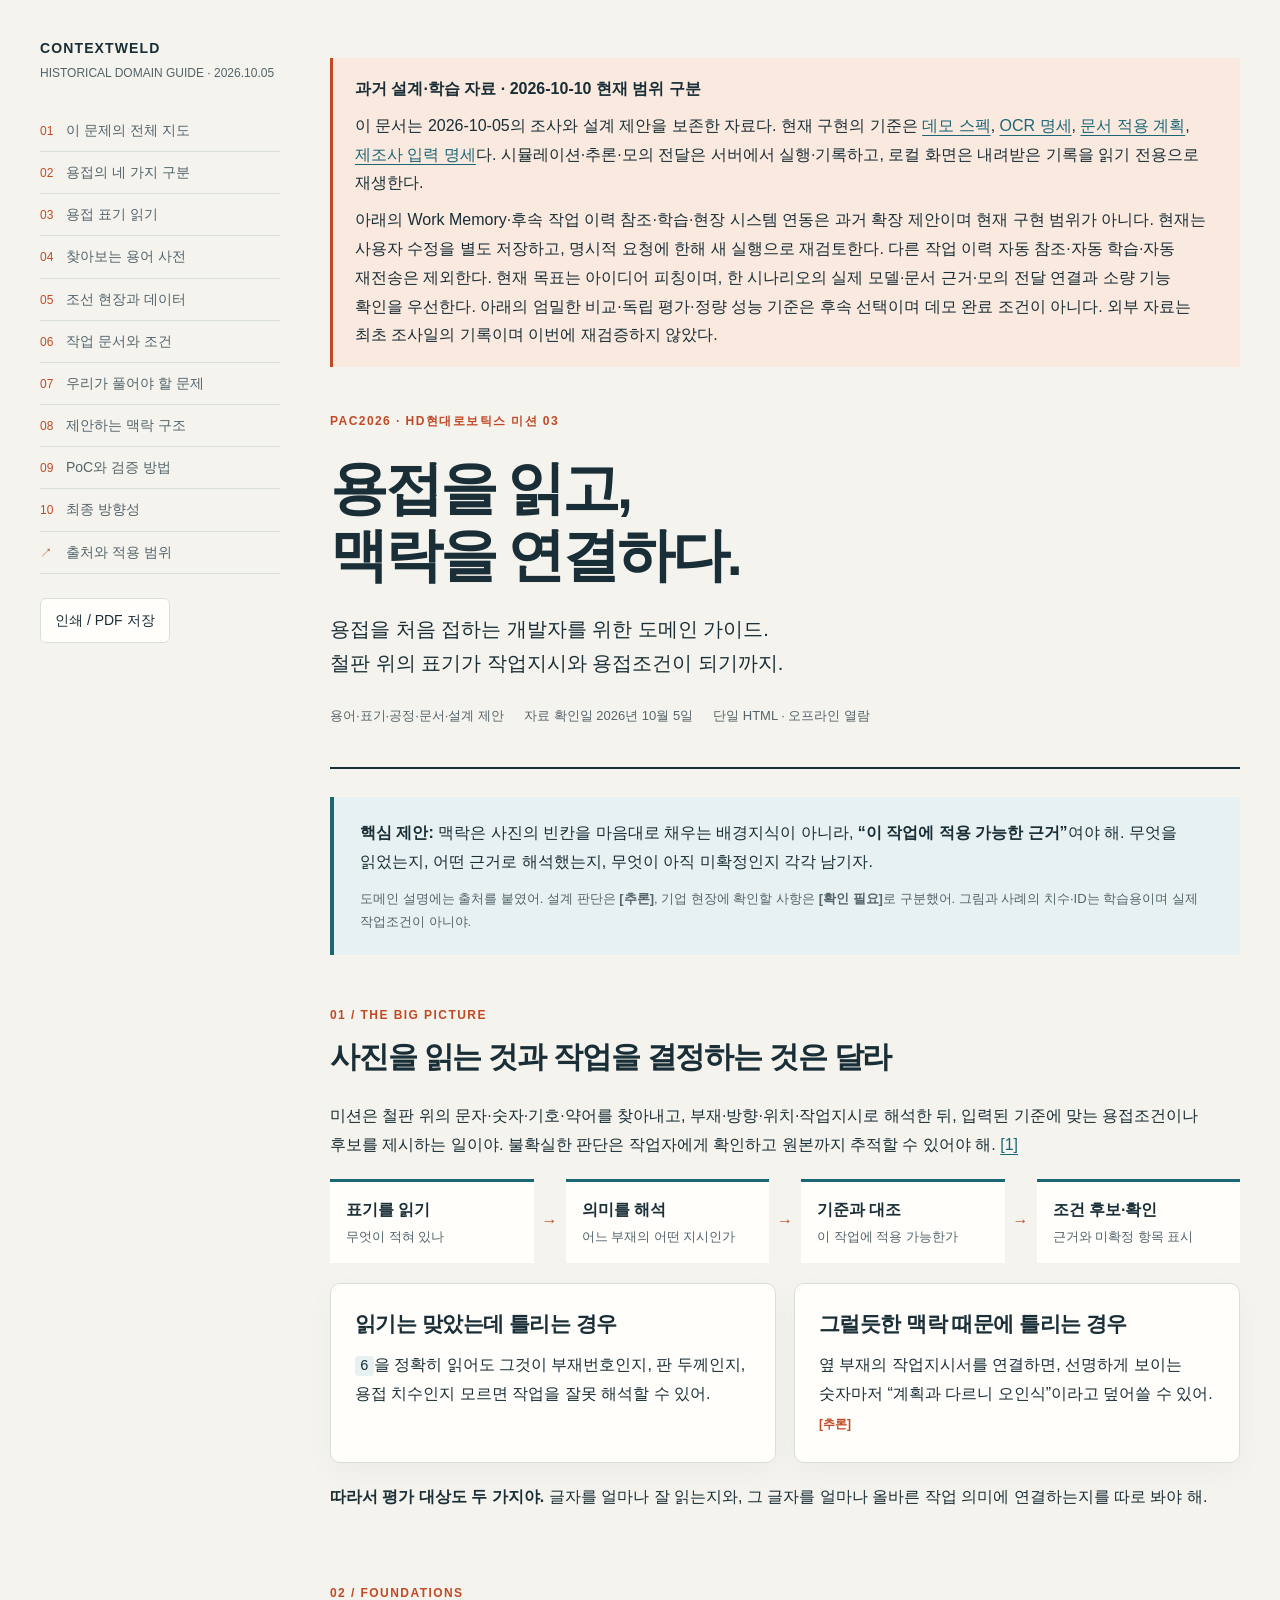
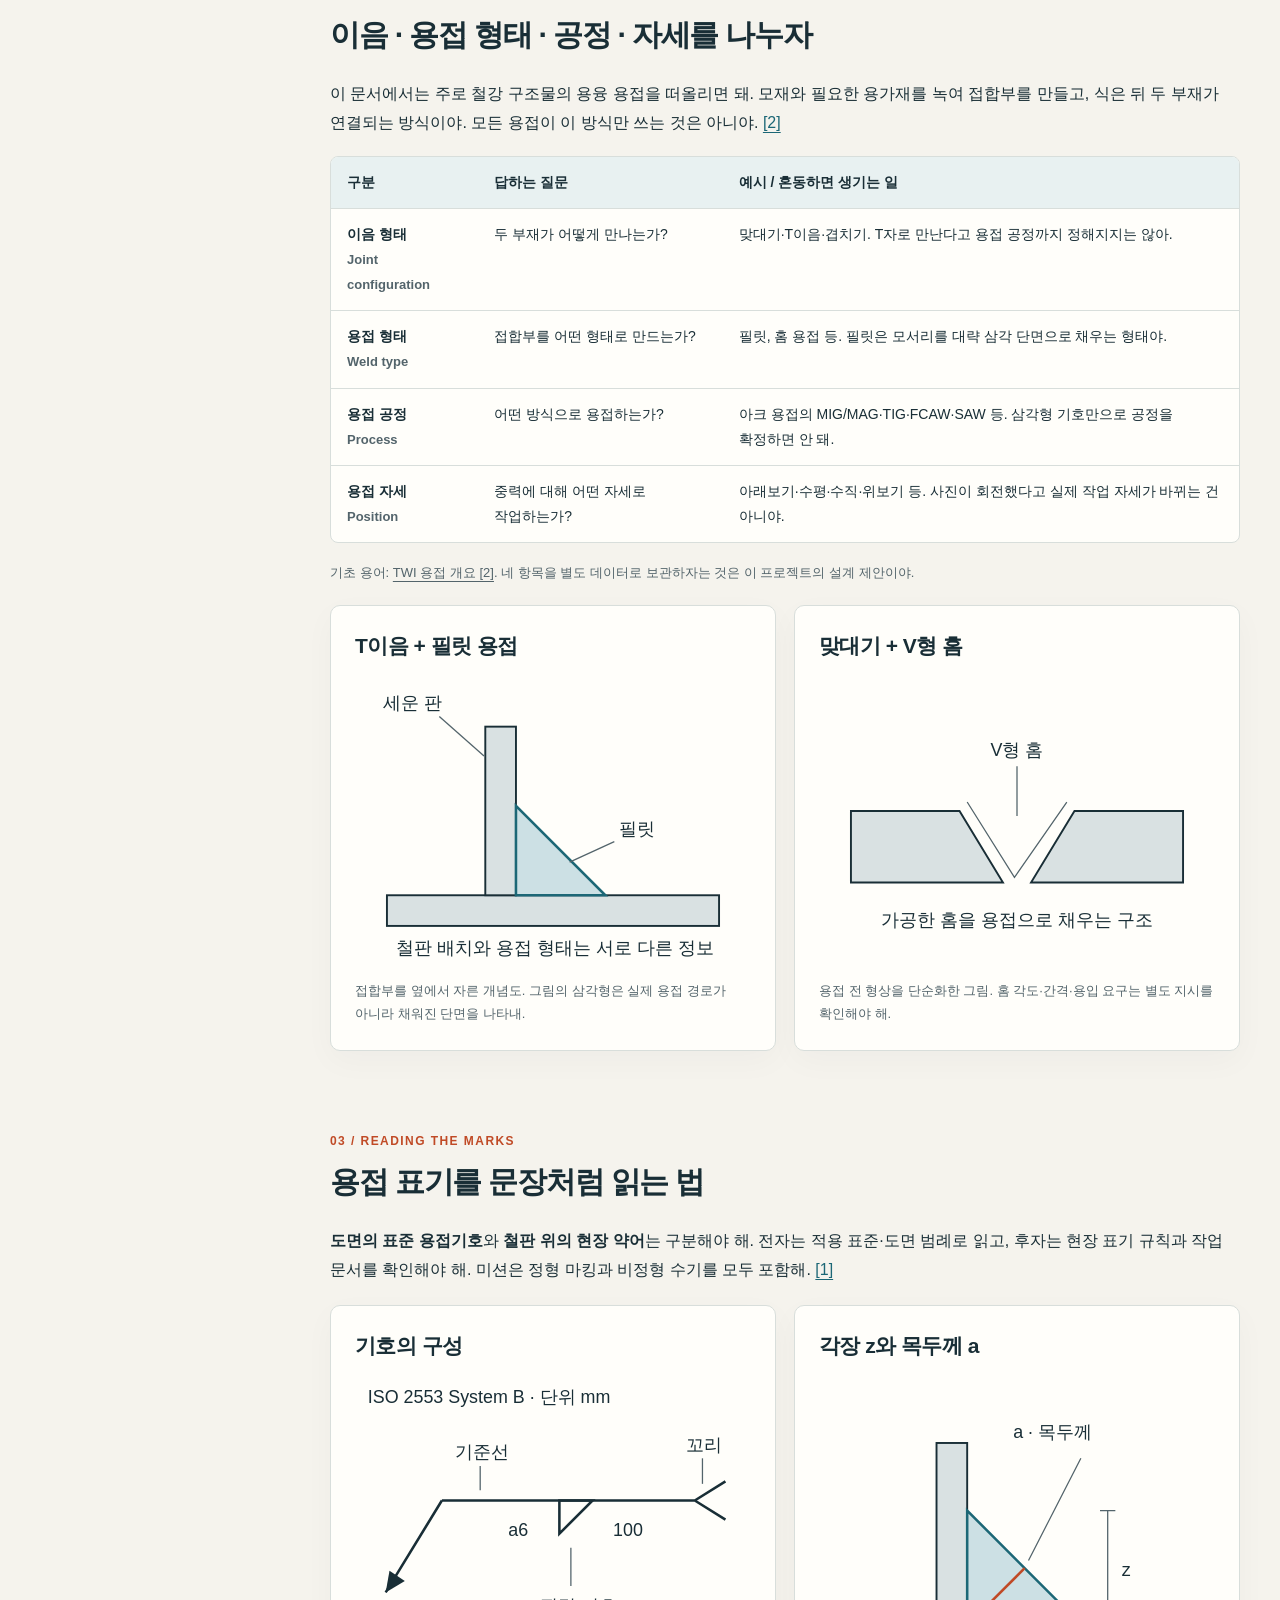
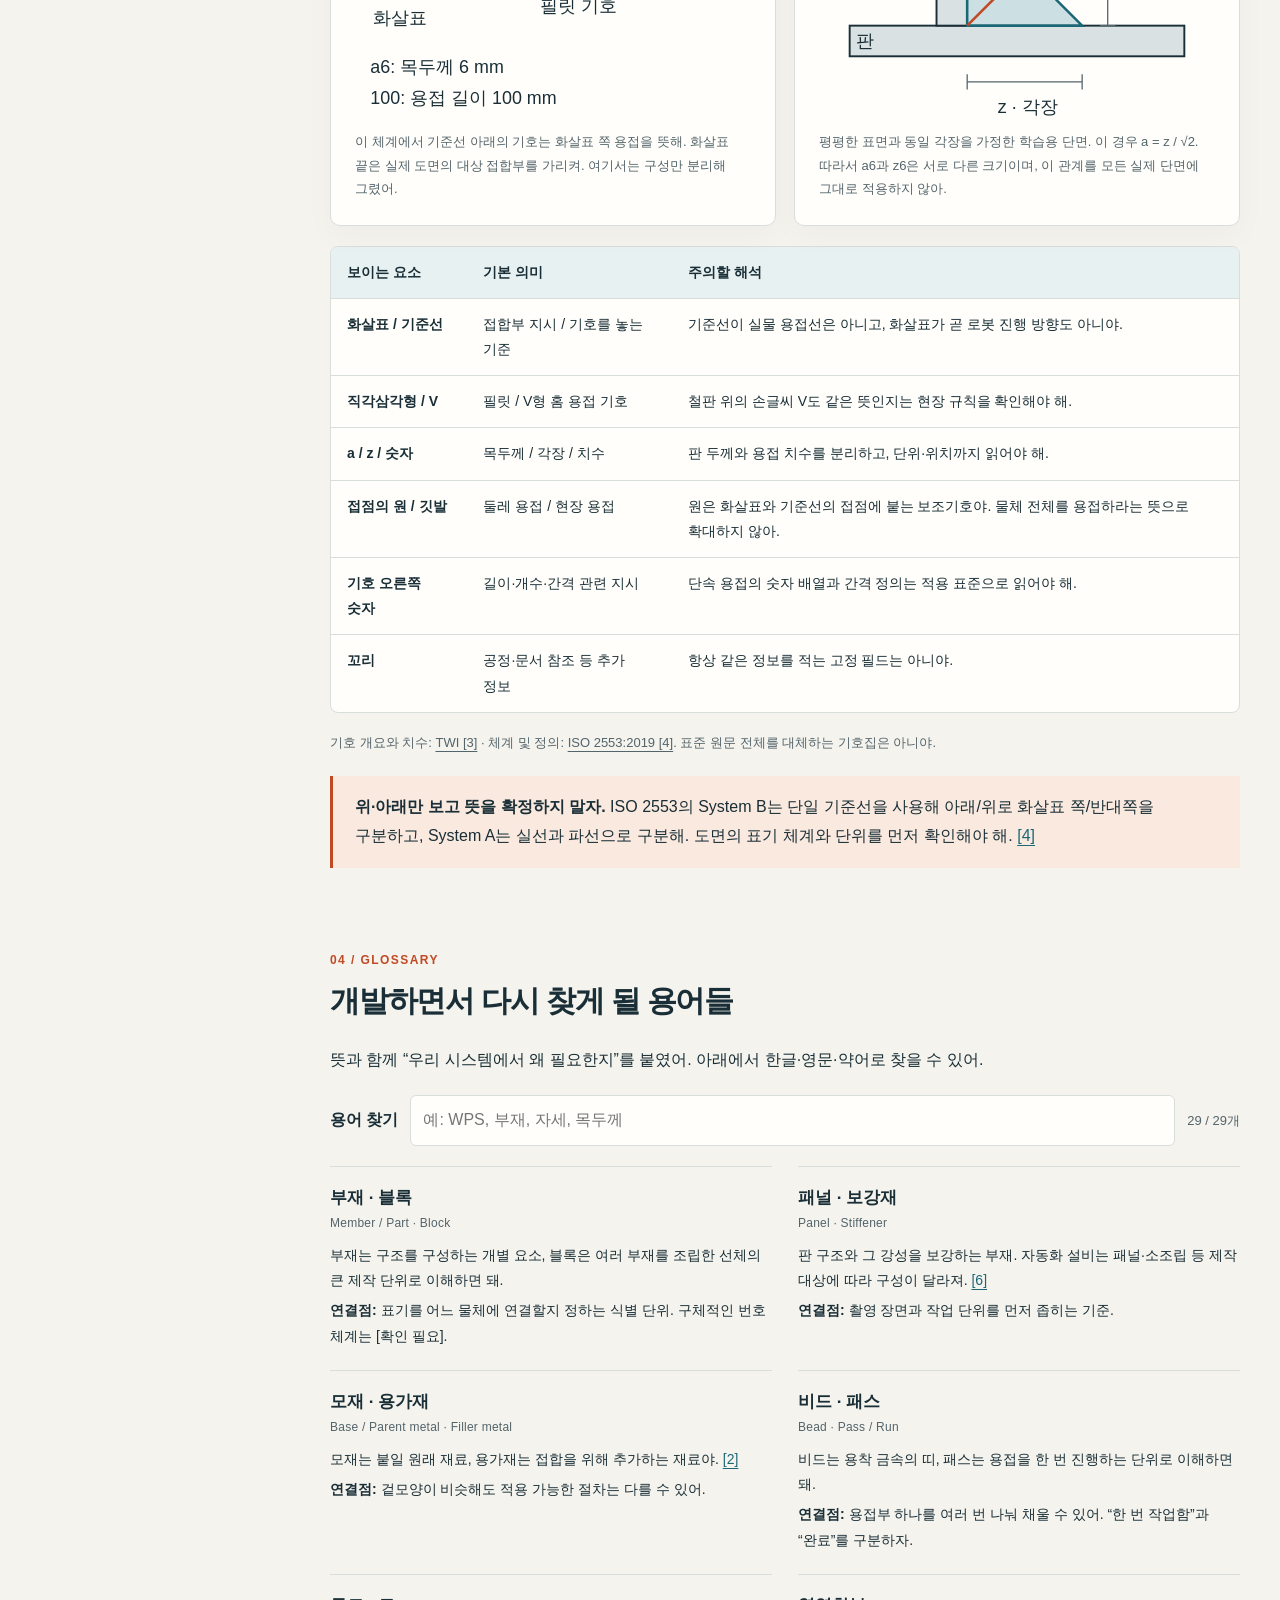
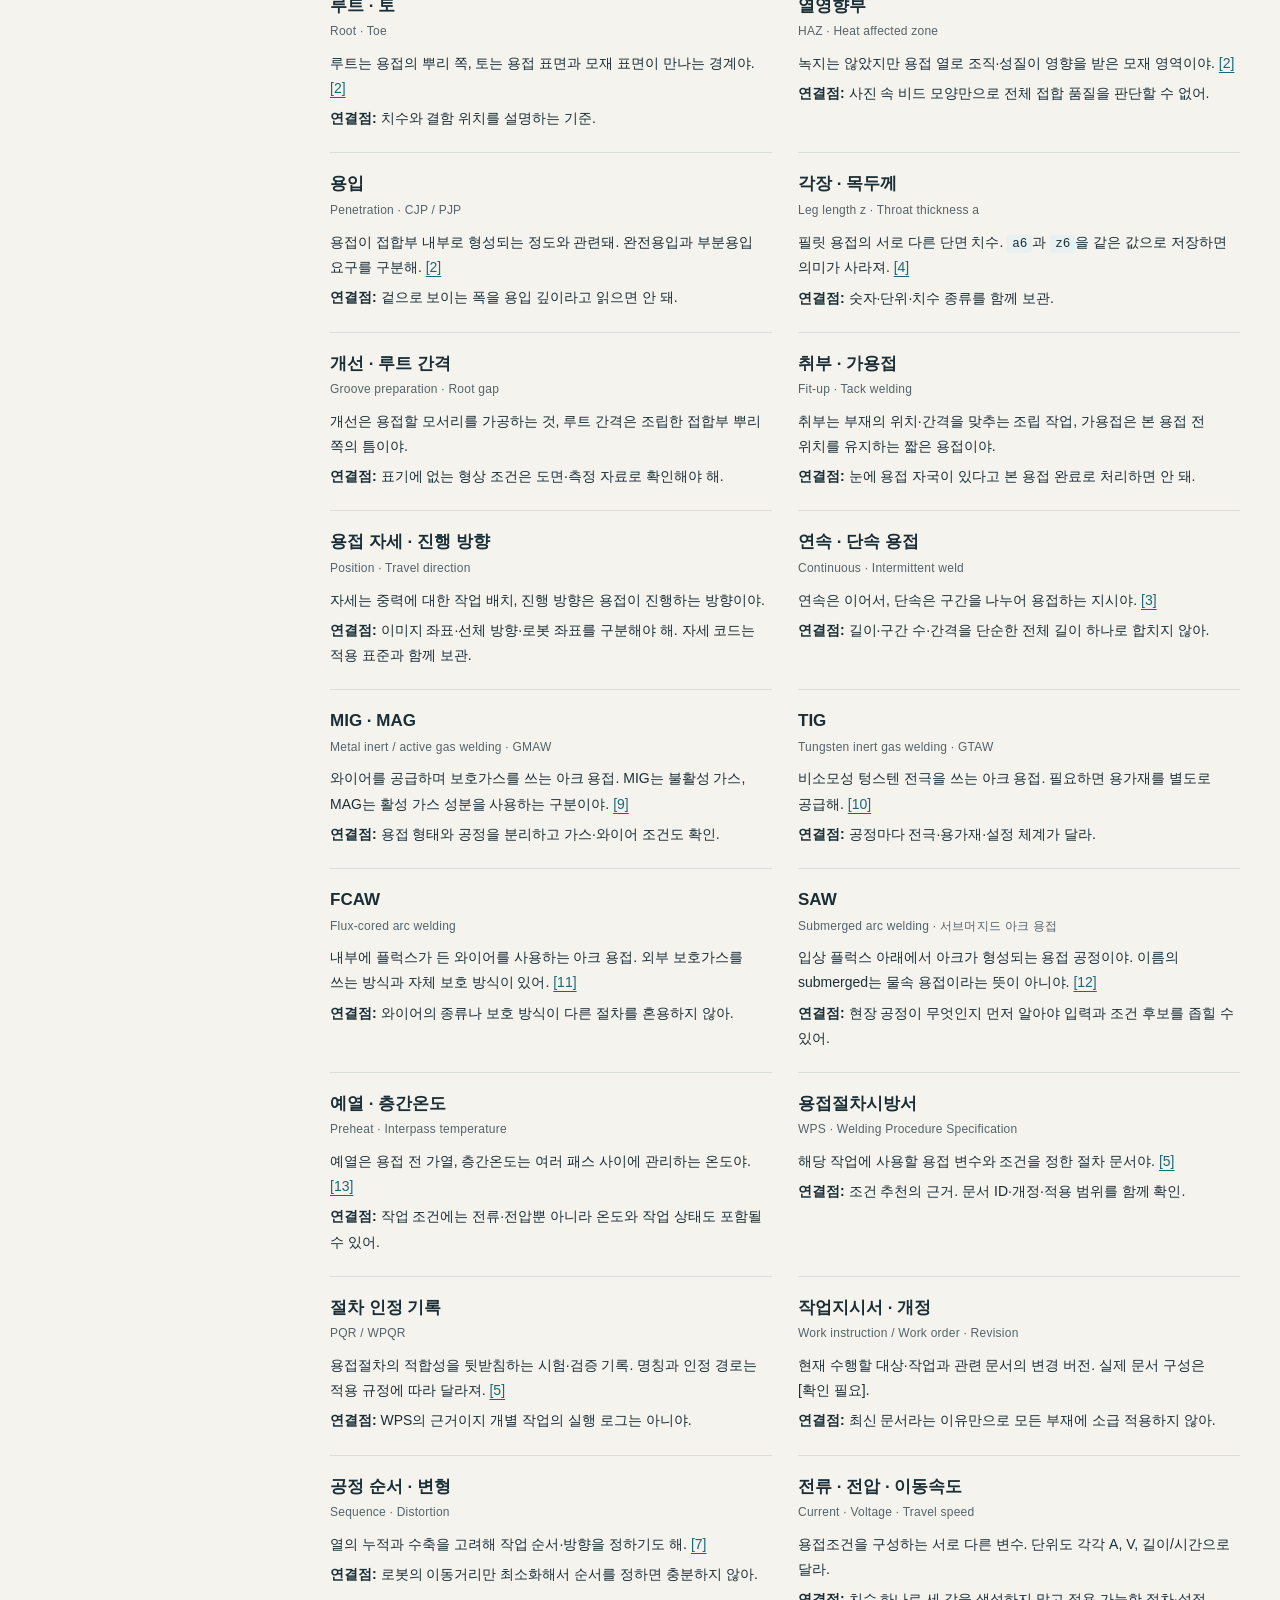
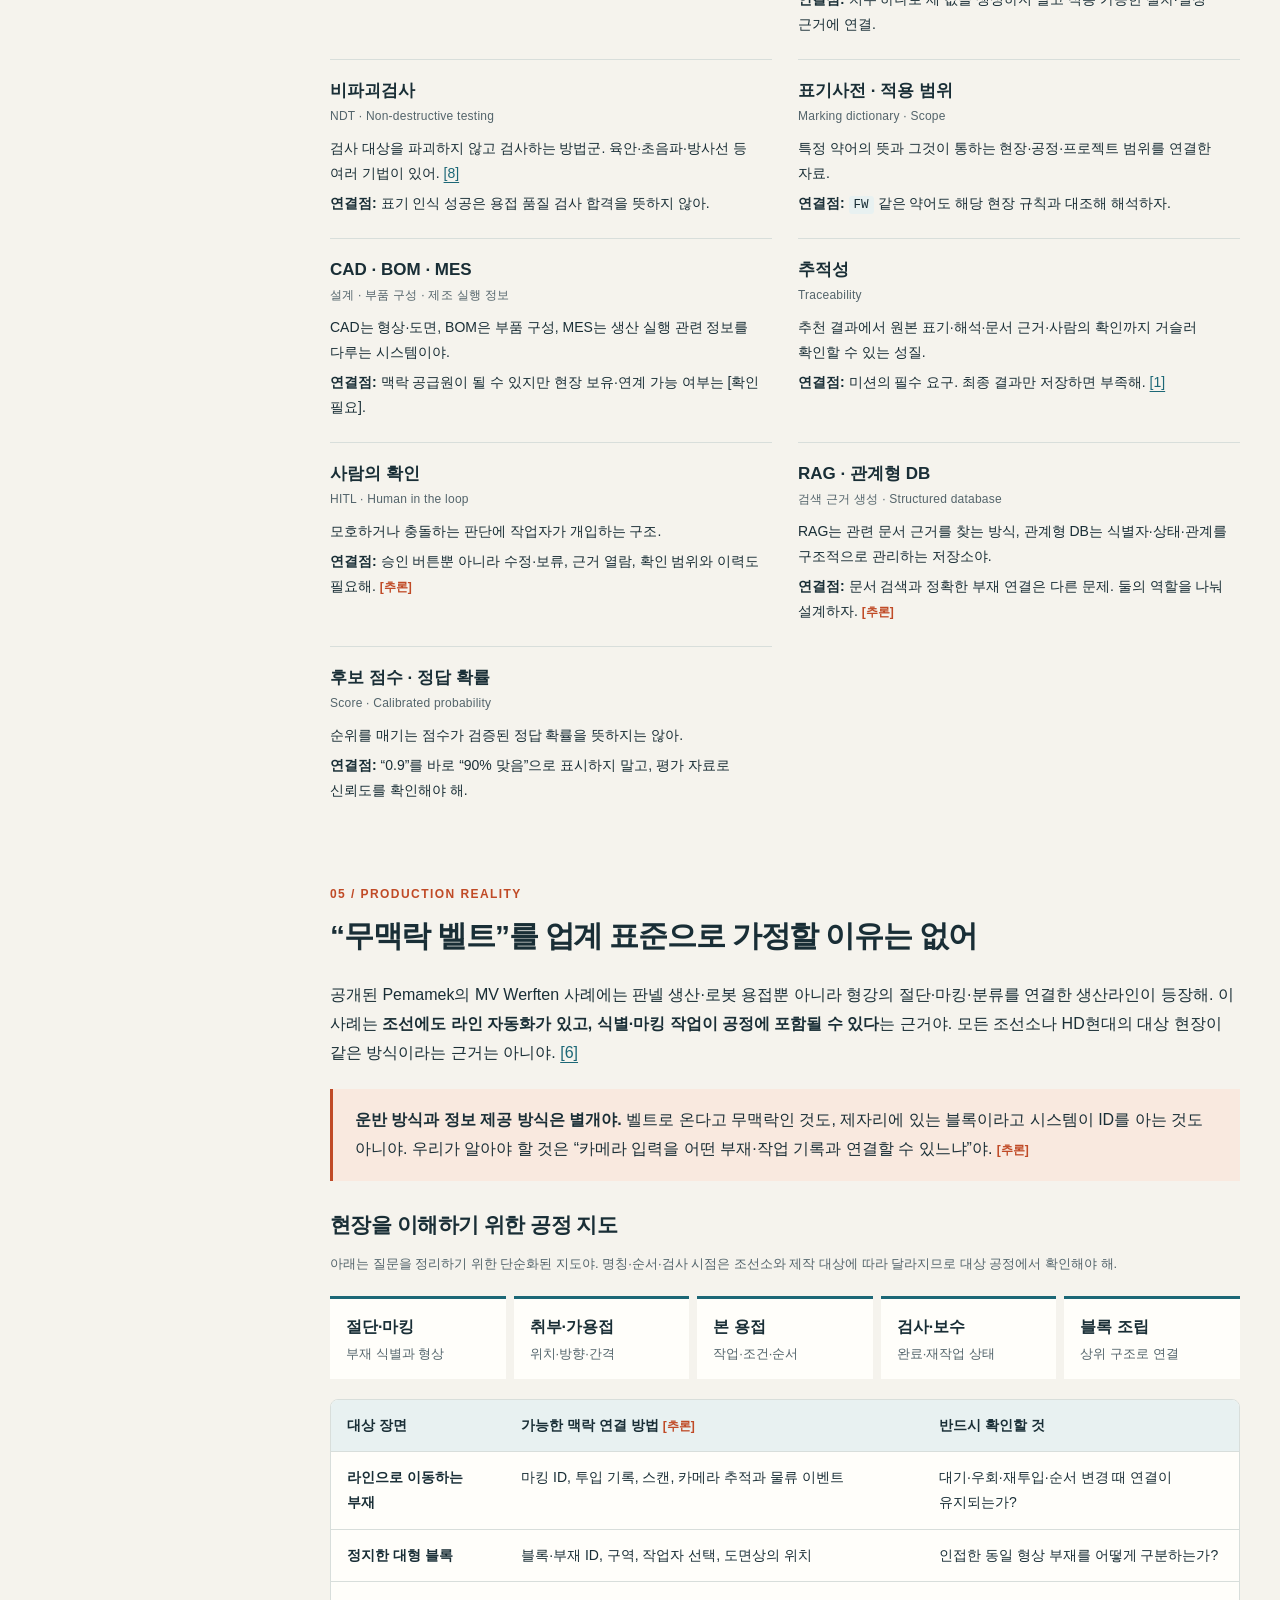
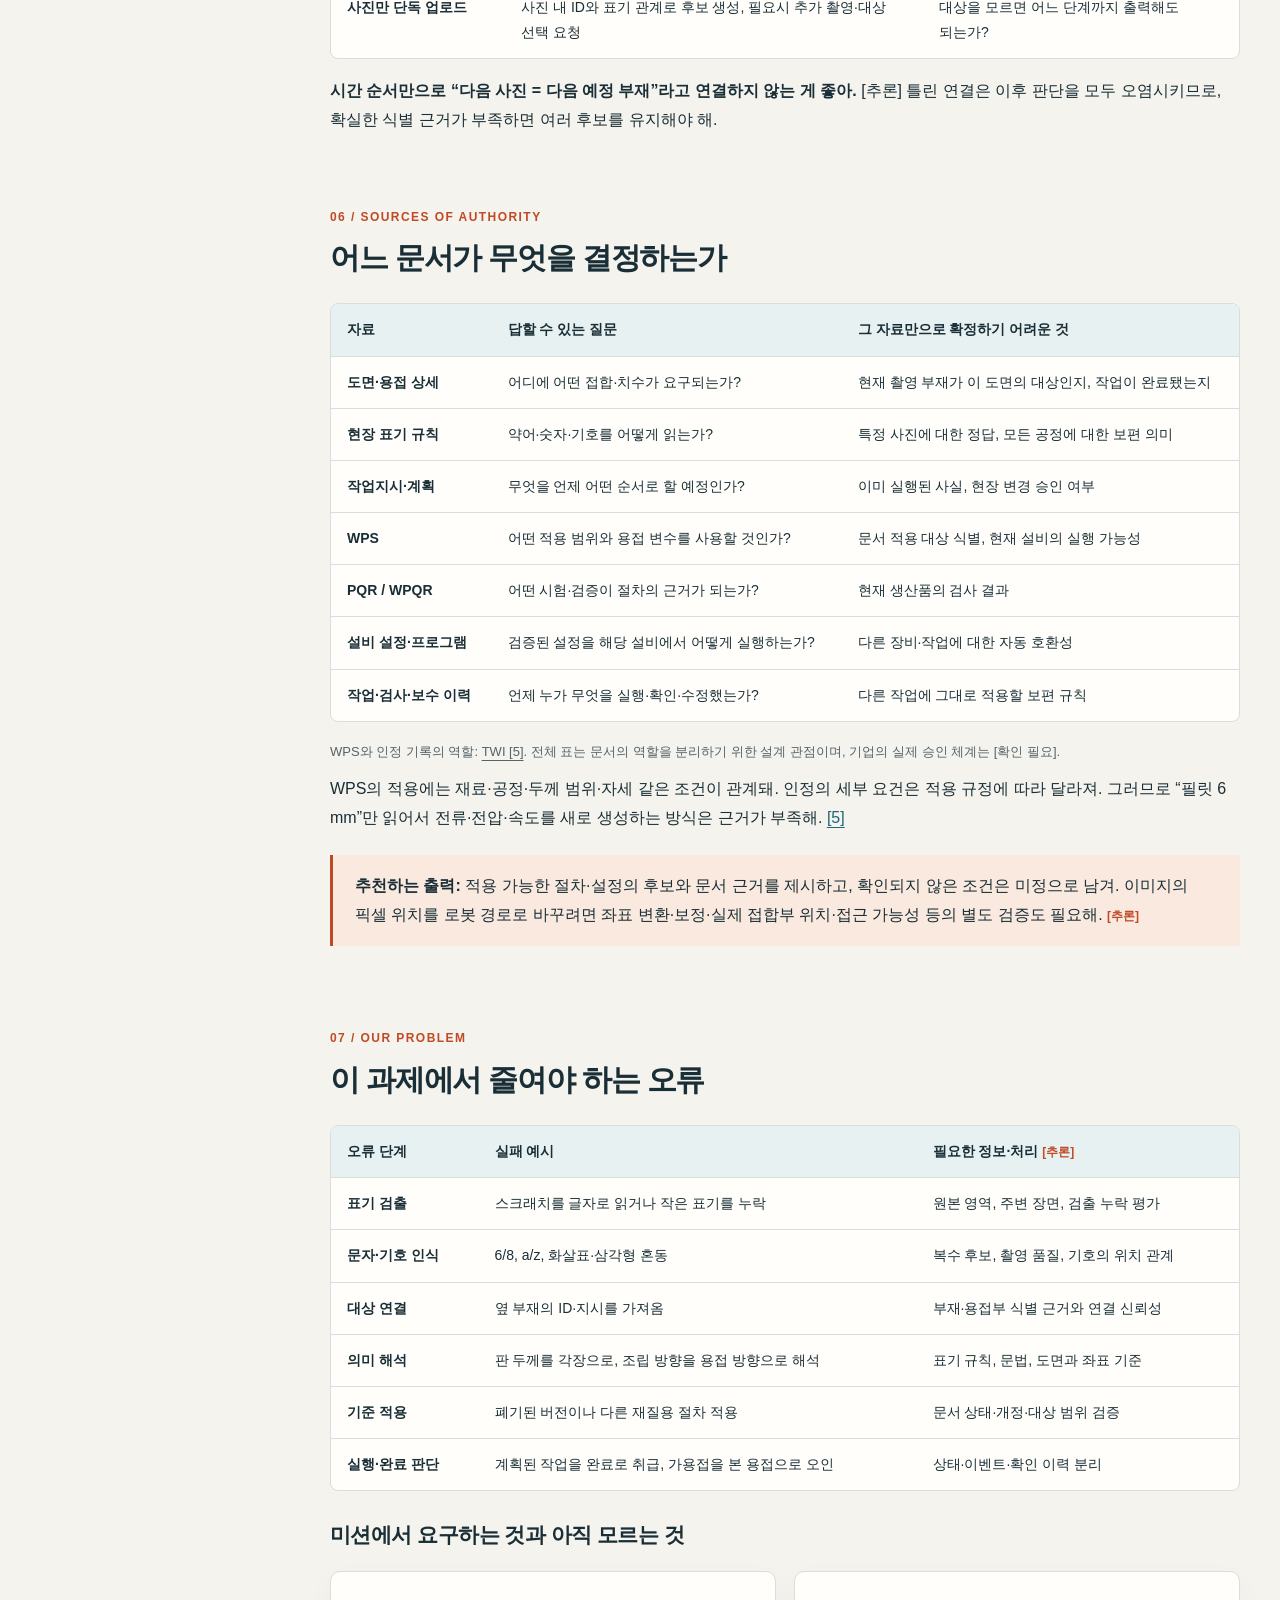
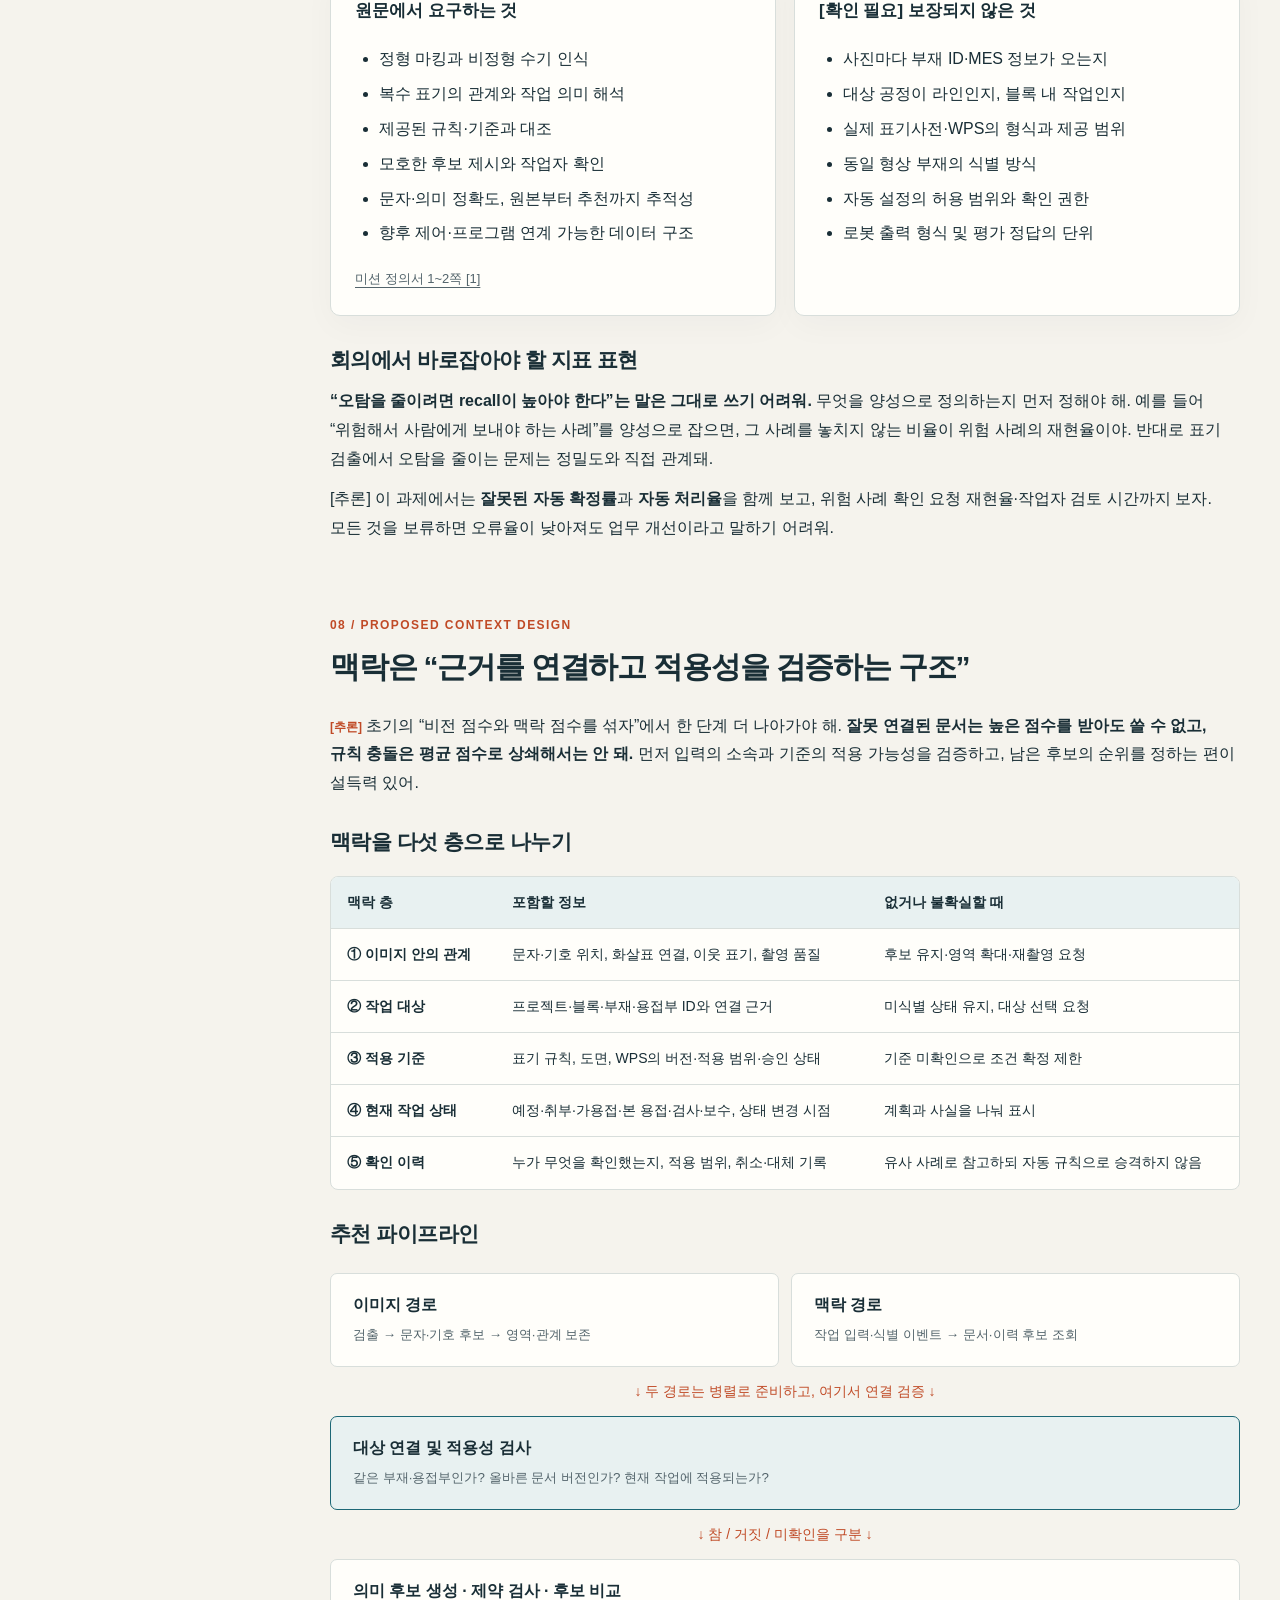
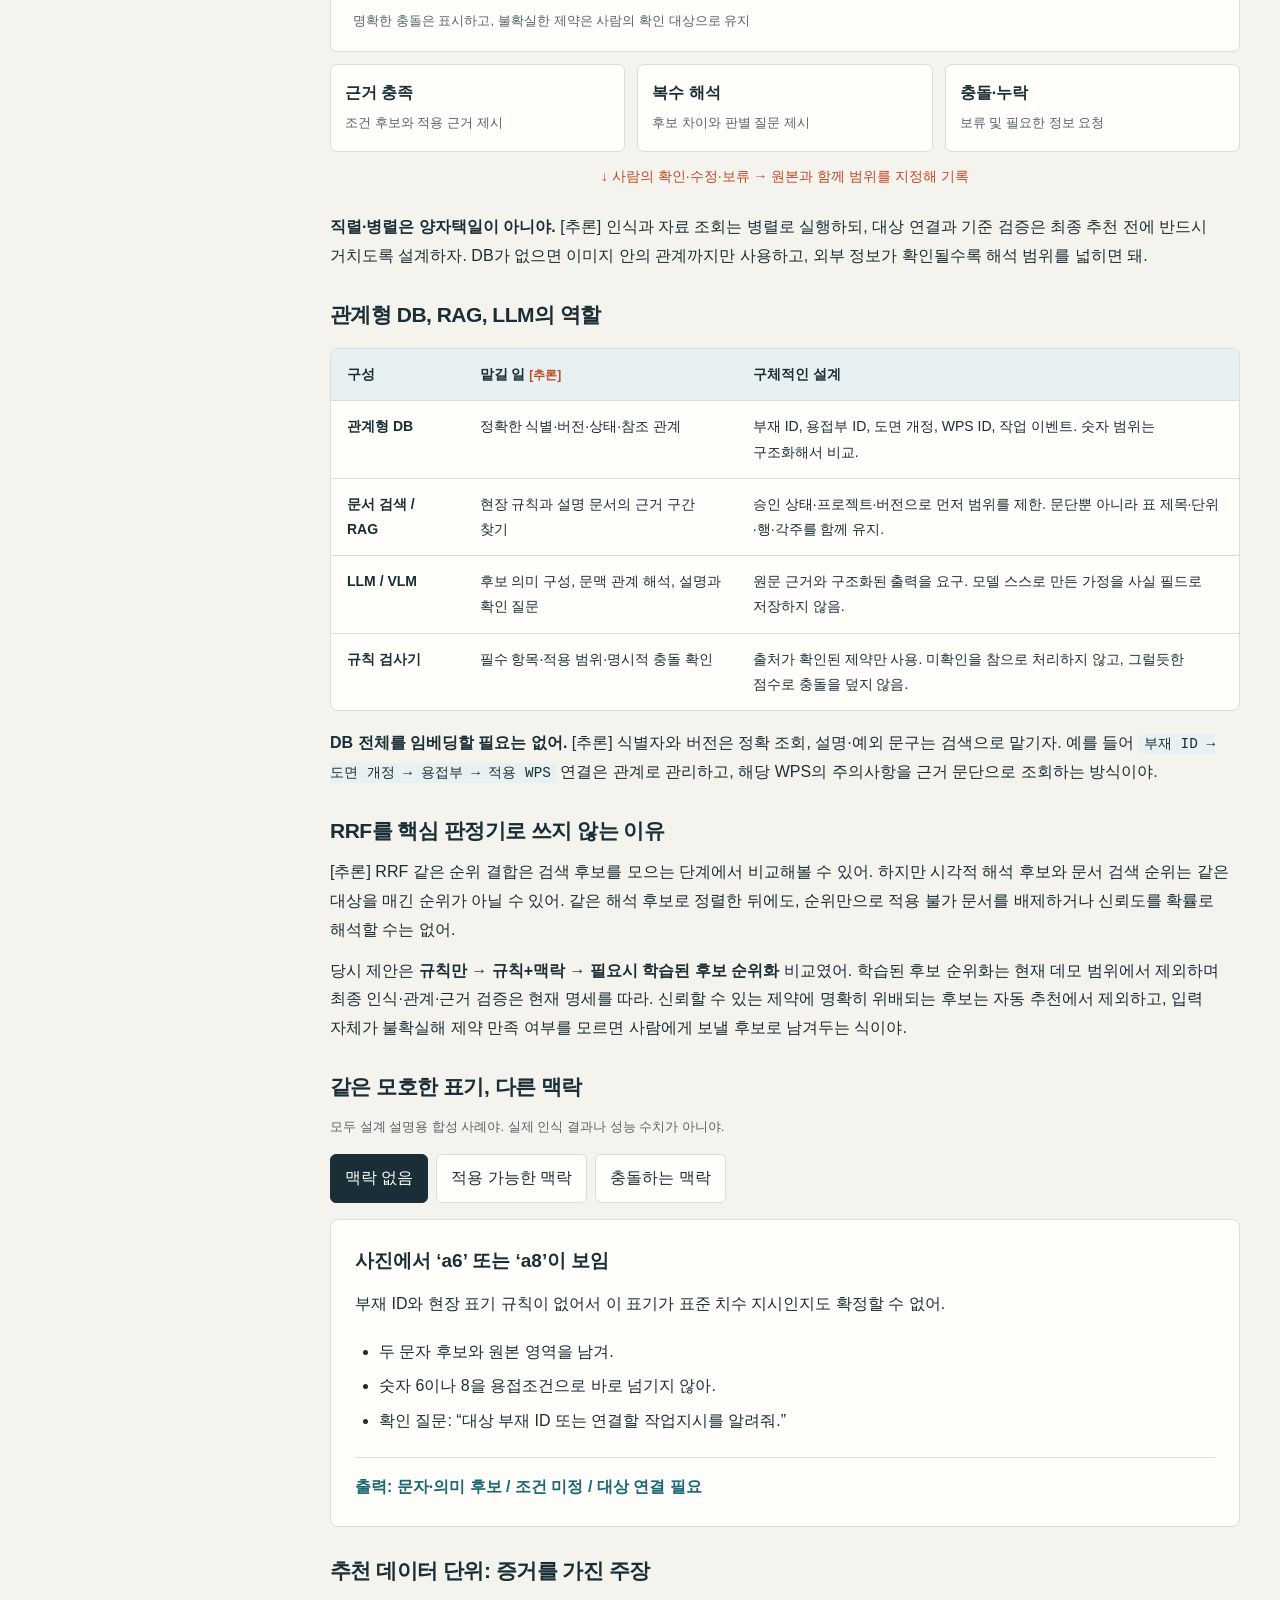
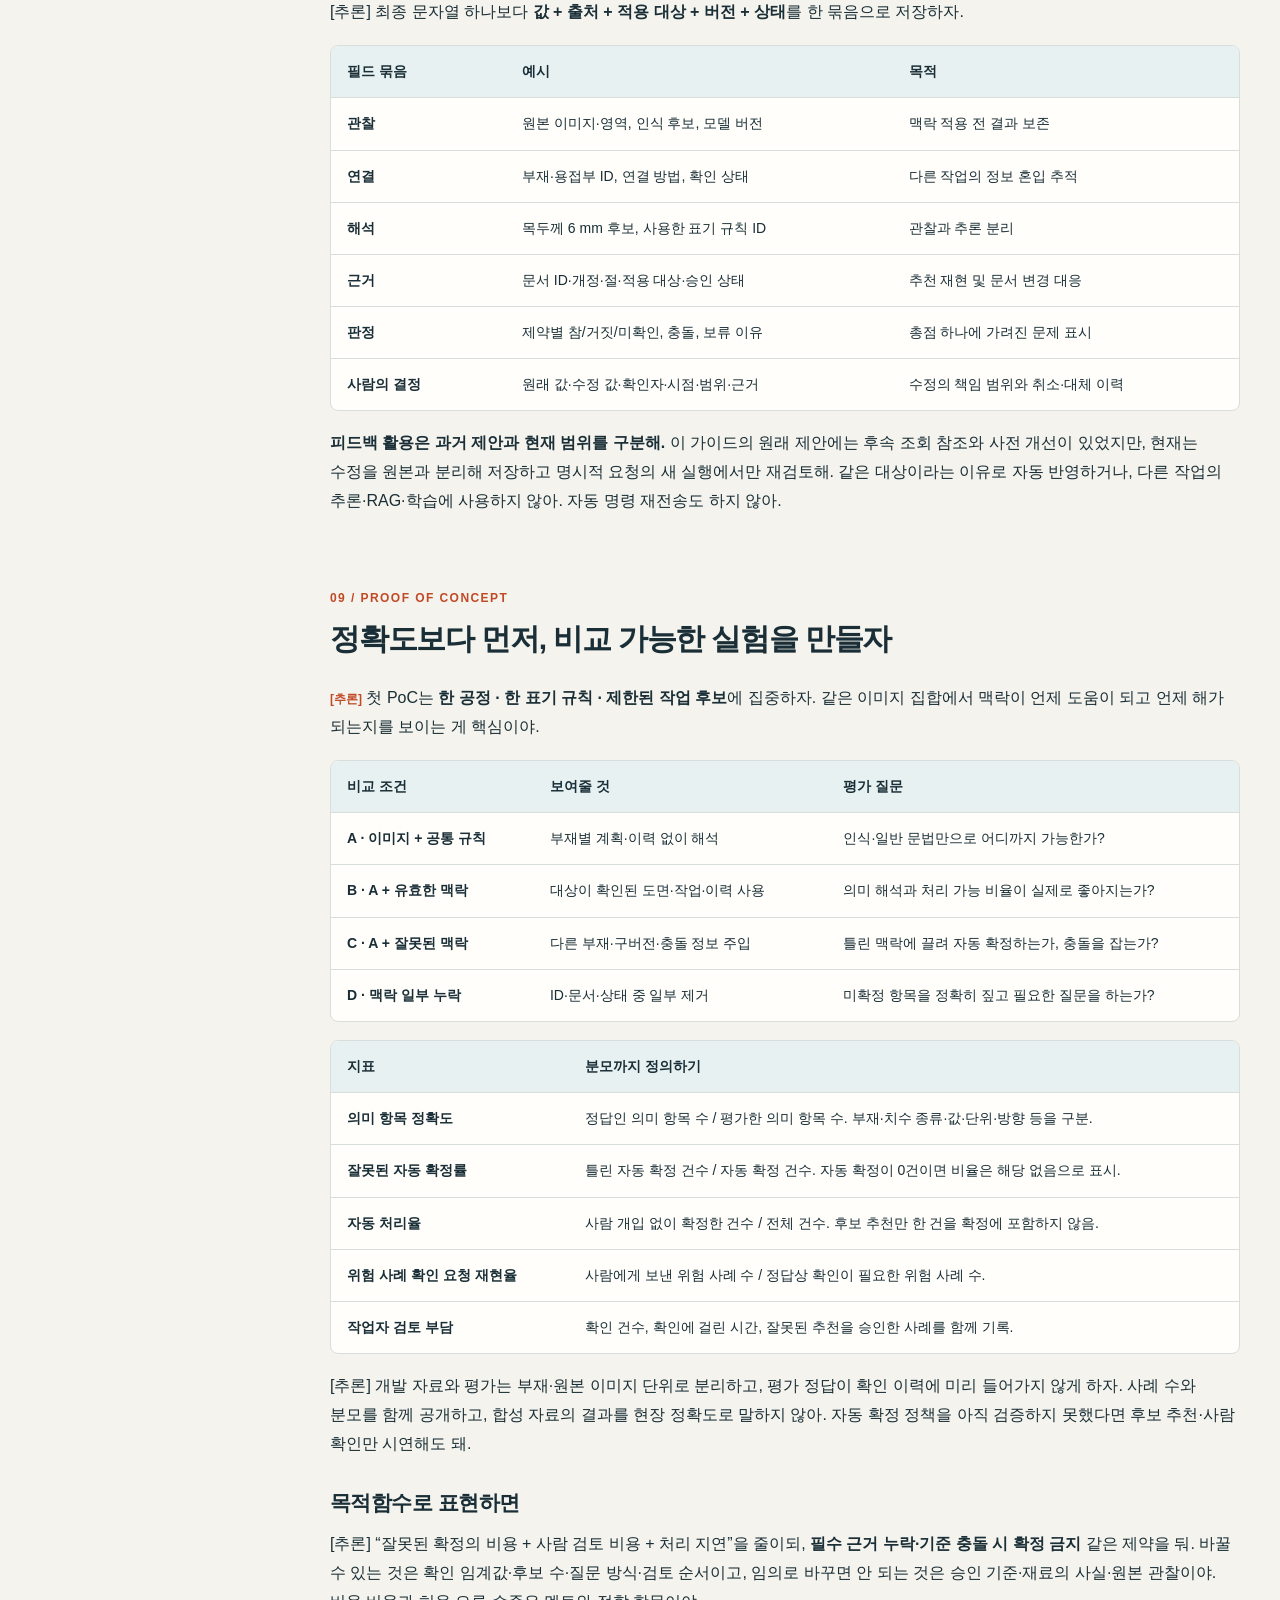
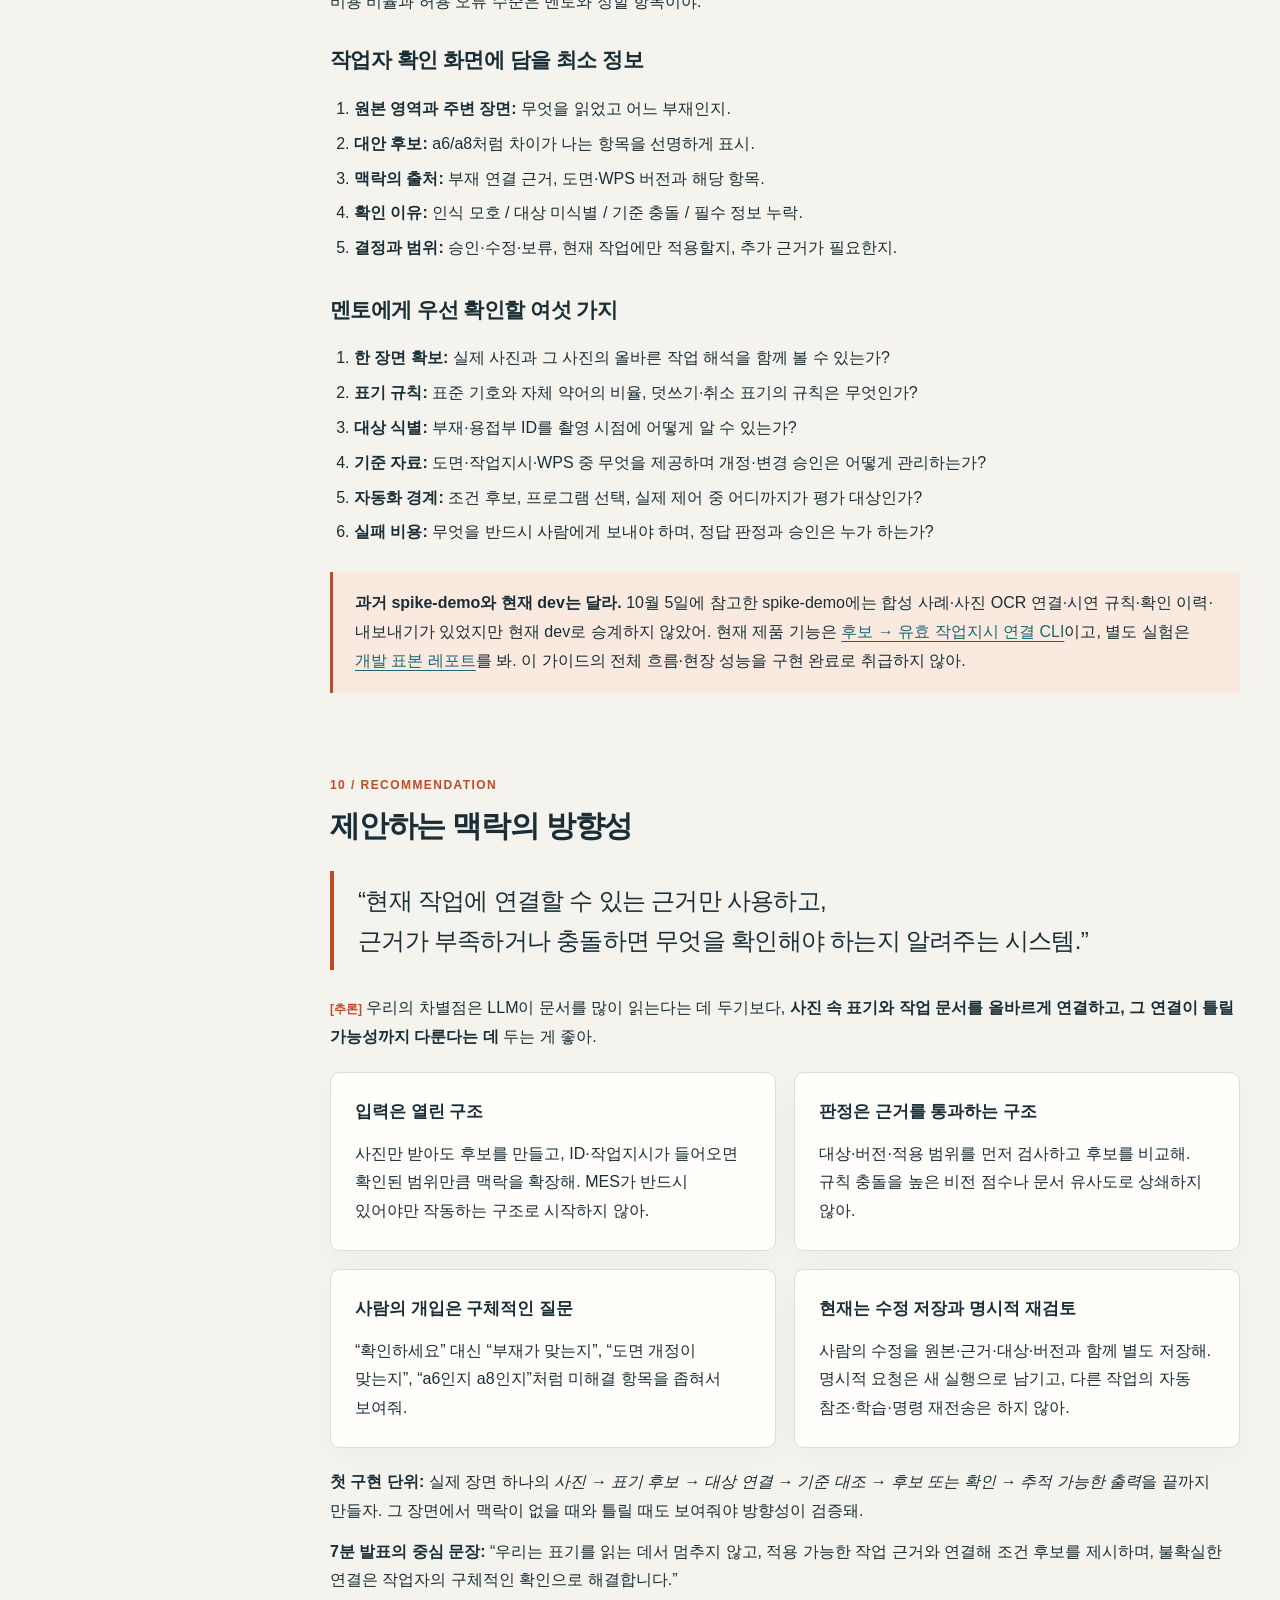
<file: docs/assets/welding-context-guide.html>
<!doctype html>
<html lang="ko">
<head>
<meta charset="utf-8">
<meta name="viewport" content="width=device-width, initial-scale=1">
<meta name="description" content="용접 입문자를 위한 표기·용어·조선 생산 맥락과 ContextWeld의 맥락 설계 제안">
<title>용접을 읽고, 맥락을 연결하다 · ContextWeld 도메인 가이드</title>
<style>
:root{--bg:#f5f3ed;--paper:#fffefa;--ink:#192e36;--muted:#53646b;--line:#d8dedb;--accent:#c04a26;--soft:#f9e9df;--blue:#1c6776;--blue-soft:#e8f1f1;--plate:#d9e1e2;--shadow:0 10px 32px #182e3608;color-scheme:light}
*{box-sizing:border-box}html{scroll-behavior:smooth;scroll-padding-top:24px}body{margin:0;background:var(--bg);color:var(--ink);font-family:-apple-system,BlinkMacSystemFont,"Apple SD Gothic Neo","Malgun Gothic",sans-serif;font-size:16px;line-height:1.8;word-break:keep-all;overflow-wrap:anywhere}a{color:var(--blue);text-underline-offset:4px}a:hover{color:var(--accent)}button,input{font:inherit}button{cursor:pointer}button:focus-visible,a:focus-visible,input:focus-visible{outline:3px solid var(--accent);outline-offset:4px}.skip{position:absolute;left:12px;top:-100px;background:var(--paper);padding:10px;z-index:10}.skip:focus{top:12px}.layout{max-width:1440px;margin:auto;display:grid;grid-template-columns:240px minmax(0,1fr);gap:50px;padding:36px 40px 80px}.rail{position:sticky;top:28px;align-self:start;font-size:14px}.brand{font-weight:800;letter-spacing:.08em;font-size:14px}.edition{color:var(--muted);font-size:12px;margin:2px 0 25px}.rail nav a{display:block;text-decoration:none;color:var(--muted);padding:8px 0;border-bottom:1px solid var(--line)}.rail nav a:hover{color:var(--accent)}.rail nav span{display:inline-block;width:26px;color:var(--accent);font-size:12px}.rail .print{margin-top:24px}.print,.choice{border:1px solid var(--line);border-radius:6px;background:var(--paper);color:var(--ink);padding:9px 14px}.print:hover,.choice:hover{border-color:var(--blue)}main{min-width:0;max-width:1000px}.hero{padding:22px 0 40px;border-bottom:2px solid var(--ink)}.eyebrow{color:var(--accent);font-size:12px;font-weight:800;letter-spacing:.12em;text-transform:uppercase}.hero h1{font-size:clamp(34px,4.5vw,58px);line-height:1.17;letter-spacing:-.055em;margin:22px 0}.hero .lead{font-size:20px;max-width:700px;line-height:1.7}.meta{display:flex;flex-wrap:wrap;gap:8px 20px;color:var(--muted);font-size:13px;margin-top:24px}.intro{background:var(--blue-soft);padding:22px 26px;margin-top:28px;border-left:4px solid var(--blue)}.intro p{margin:0}.intro p+p{margin-top:10px}section{padding:50px 0 10px;scroll-margin-top:20px}h2{font-size:30px;letter-spacing:-.04em;line-height:1.4;margin:9px 0 24px}h3{font-size:21px;letter-spacing:-.025em;margin:28px 0 12px;line-height:1.5}h4{font-size:17px;margin:0 0 8px}p{margin:12px 0}strong{font-weight:750}.small,.source{font-size:13px;color:var(--muted)}.source{margin-top:14px}.source a{color:var(--muted)}.tag{font-size:12px;color:var(--accent);font-weight:700}.note{border-left:3px solid var(--accent);background:var(--soft);padding:17px 22px;margin:22px 0}.note p{margin:0}.note p+p{margin-top:8px}.grid{display:grid;grid-template-columns:repeat(2,minmax(0,1fr));gap:18px;margin:20px 0}.card{background:var(--paper);border:1px solid var(--line);border-radius:10px;padding:24px;box-shadow:var(--shadow)}.card p:last-child{margin-bottom:0}.card h3{margin:0 0 12px}.table-wrap{overflow-x:auto;margin:18px 0;border:1px solid var(--line);border-radius:8px;background:var(--paper)}table{width:100%;border-collapse:collapse;font-size:14px;text-align:left}th{background:var(--blue-soft);font-weight:700}td,th{padding:13px 16px;vertical-align:top;border-bottom:1px solid var(--line)}tr:last-child td{border-bottom:0}th:first-child{min-width:125px}td:first-child{font-weight:650}caption{text-align:left;padding:12px 16px;font-weight:700}code{font-family:ui-monospace,SFMono-Regular,Consolas,monospace;font-size:.9em;background:var(--blue-soft);padding:2px 5px;border-radius:3px}ul,ol{padding-left:24px}li{padding:3px 0}.flow{display:flex;gap:8px;align-items:stretch;margin:20px 0;flex-wrap:wrap}.flow .step{flex:1;min-width:130px;background:var(--paper);border-top:3px solid var(--blue);padding:14px 16px}.flow .step span{display:block;color:var(--muted);font-size:13px}.flow .arrow{align-self:center;color:var(--accent)}figure{margin:0}.diagram{width:100%;height:auto;display:block}.diagram text{fill:var(--ink);font-family:inherit;font-size:14px}.diagram .line{fill:none;stroke:var(--ink);stroke-width:2}.diagram .guide{fill:none;stroke:var(--muted);stroke-width:1}.diagram .plate{fill:var(--plate);stroke:var(--ink);stroke-width:1.5}.diagram .weld{fill:#cce0e4;stroke:var(--blue);stroke-width:2}.diagram .measure{stroke:var(--accent);stroke-width:2;fill:none}figcaption{color:var(--muted);font-size:13px;margin-top:12px}.definition{border-top:1px solid var(--line);padding-top:12px}.searchbox{display:flex;align-items:center;gap:12px;flex-wrap:wrap;margin:20px 0}.searchbox label{font-weight:700}.searchbox input{flex:1;min-width:180px;background:var(--paper);border:1px solid var(--line);border-radius:6px;padding:10px 12px;color:var(--ink)}.searchbox output{font-size:13px;color:var(--muted)}.glossary{display:grid;grid-template-columns:repeat(2,minmax(0,1fr));gap:0 26px}.term{padding:16px 0;border-top:1px solid var(--line)}.term h4 small{display:block;font-size:12px;font-weight:400;color:var(--muted);letter-spacing:.02em}.term p{font-size:14px;margin:5px 0}.empty{color:var(--muted)}[hidden]{display:none!important}.choices{display:flex;gap:8px;flex-wrap:wrap;margin:16px 0}.choice[aria-pressed=true]{background:var(--ink);color:var(--paper);border-color:var(--ink)}.scenario{background:var(--paper);border:1px solid var(--line);padding:24px;border-radius:8px}.scenario h4{font-size:19px}.scenario .decision{margin-top:18px;border-top:1px solid var(--line);padding-top:15px;color:var(--blue);font-weight:700}.arch{margin:24px 0;display:grid;gap:12px}.arch-row{display:grid;grid-template-columns:1fr 1fr;gap:12px}.arch-node{border:1px solid var(--line);background:var(--paper);padding:17px 22px;border-radius:7px}.arch-node strong{display:block}.arch-node small{color:var(--muted)}.arch-node.focus{background:var(--blue-soft);border-color:var(--blue)}.arch-direction{text-align:center;color:var(--accent);font-size:14px}.arch-output{display:grid;grid-template-columns:repeat(3,minmax(0,1fr));gap:12px}.arch-output .arch-node{padding:14px}.quote{font-size:24px;line-height:1.65;border-left:4px solid var(--accent);padding:10px 0 10px 24px;margin:24px 0;letter-spacing:-.03em}.refs{font-size:13px;color:var(--muted);padding:30px 0;border-top:1px solid var(--line);margin-top:45px}.refs ol{padding-left:22px}.refs li{padding:6px 0}.refs a{overflow-wrap:anywhere}.footer{font-size:12px;color:var(--muted);border-top:1px solid var(--line);padding-top:20px}.print-only{display:none}
@media(max-width:1100px){.layout{grid-template-columns:190px minmax(0,1fr);gap:30px;padding:28px}.card{padding:18px}.diagram text{font-size:15px}}
@media(max-width:800px){.layout{display:block;padding:20px}.rail{position:static;margin-bottom:25px}.edition{margin-bottom:12px}.rail nav{display:flex;gap:8px 16px;flex-wrap:wrap}.rail nav a{padding:3px 0;border:0;font-size:12px}.rail nav span{width:21px}.rail .print{margin-top:15px}.hero{padding-top:8px}.hero .lead{font-size:18px}.grid,.glossary{grid-template-columns:1fr}.arch-output{grid-template-columns:1fr}section{padding-top:38px}h2{font-size:27px}.table-wrap table{min-width:560px}.arch-row{grid-template-columns:1fr}.flow .arrow{display:none}}
@media(max-width:400px){.layout{padding:16px}.hero h1{font-size:36px}.card{padding:12px}.note,.intro{padding:15px}.scenario{padding:16px}.quote{font-size:21px}.searchbox input{width:100%}}
@media(prefers-reduced-motion:reduce){html{scroll-behavior:auto}}
@media print{@page{size:A4;margin:16mm}body{background:white;font-size:10pt;line-height:1.6;color:#172d35}.layout{display:block;max-width:none;padding:0}.rail,.searchbox,.choices,.skip{display:none}main{max-width:none}.hero{padding:0 0 20px}.hero h1{font-size:32pt}.hero .lead{font-size:13pt}h2{font-size:20pt}h3{font-size:14pt}section{padding-top:25px}a{color:inherit;text-decoration:none}.card,.note,.intro,.scenario{box-shadow:none;break-inside:avoid}.grid{gap:12px}.table-wrap{overflow:visible;border-radius:0}table{font-size:9pt}thead{display:table-header-group}tr{break-inside:avoid}.table-wrap table{min-width:0}.glossary{grid-template-columns:1fr 1fr}.term[hidden],.scenario[hidden]{display:block!important}.scenario{margin:12px 0}.empty{display:none}.print-only{display:block}.refs{font-size:9pt}.arch{break-inside:avoid}h2,h3,h4{break-after:avoid}p{orphans:3;widows:3}}
@media print{.refs{break-before:page}.term{break-inside:avoid}}
</style>
</head>
<body>
<a class="skip" href="#main">본문으로 이동</a>
<div class="layout">
<aside class="rail" aria-label="문서 탐색">
<div class="brand">CONTEXTWELD</div><div class="edition">HISTORICAL DOMAIN GUIDE · 2026.10.05</div>
<nav aria-label="목차">
<a href="#map"><span>01</span>이 문제의 전체 지도</a>
<a href="#basics"><span>02</span>용접의 네 가지 구분</a>
<a href="#symbols"><span>03</span>용접 표기 읽기</a>
<a href="#terms"><span>04</span>찾아보는 용어 사전</a>
<a href="#yard"><span>05</span>조선 현장과 데이터</a>
<a href="#documents"><span>06</span>작업 문서와 조건</a>
<a href="#mission"><span>07</span>우리가 풀어야 할 문제</a>
<a href="#context"><span>08</span>제안하는 맥락 구조</a>
<a href="#poc"><span>09</span>PoC와 검증 방법</a>
<a href="#direction"><span>10</span>최종 방향성</a>
<a href="#sources"><span>↗</span>출처와 적용 범위</a>
</nav>
<button type="button" class="print" id="print">인쇄 / PDF 저장</button>
</aside>
<main id="main">
<div class="note" role="note"><p><strong>과거 설계·학습 자료 · 2026-10-10 현재 범위 구분</strong></p><p>이 문서는 2026-10-05의 조사와 설계 제안을 보존한 자료다. 현재 구현의 기준은 <a href="../plan/DEMO_SPEC.md">데모 스펙</a>, <a href="../spec/OCR_PIPELINE_SPEC.md">OCR 명세</a>, <a href="../plan/DOCUMENT_APPLICATION_PLAN.md">문서 적용 계획</a>, <a href="../spec/WELDING_ROBOT_INPUT_SPEC.md">제조사 입력 명세</a>다. 시뮬레이션·추론·모의 전달은 서버에서 실행·기록하고, 로컬 화면은 내려받은 기록을 읽기 전용으로 재생한다.</p><p>아래의 Work Memory·후속 작업 이력 참조·학습·현장 시스템 연동은 과거 확장 제안이며 현재 구현 범위가 아니다. 현재는 사용자 수정을 별도 저장하고, 명시적 요청에 한해 새 실행으로 재검토한다. 다른 작업 이력 자동 참조·자동 학습·자동 재전송은 제외한다. 현재 목표는 아이디어 피칭이며, 한 시나리오의 실제 모델·문서 근거·모의 전달 연결과 소량 기능 확인을 우선한다. 아래의 엄밀한 비교·독립 평가·정량 성능 기준은 후속 선택이며 데모 완료 조건이 아니다. 외부 자료는 최초 조사일의 기록이며 이번에 재검증하지 않았다.</p></div>

<header class="hero">
<div class="eyebrow">PAC2026 · HD현대로보틱스 미션 03</div>
<h1>용접을 읽고,<br>맥락을 연결하다.</h1>
<p class="lead">용접을 처음 접하는 개발자를 위한 도메인 가이드.<br>철판 위의 표기가 작업지시와 용접조건이 되기까지.</p>
<div class="meta"><span>용어·표기·공정·문서·설계 제안</span><span>자료 확인일 2026년 10월 5일</span><span>단일 HTML · 오프라인 열람</span></div>
</header>
<div class="intro"><p><strong>핵심 제안:</strong> 맥락은 사진의 빈칸을 마음대로 채우는 배경지식이 아니라, <strong>“이 작업에 적용 가능한 근거”</strong>여야 해. 무엇을 읽었는지, 어떤 근거로 해석했는지, 무엇이 아직 미확정인지 각각 남기자.</p><p class="small">도메인 설명에는 출처를 붙였어. 설계 판단은 <strong>[추론]</strong>, 기업 현장에 확인할 사항은 <strong>[확인 필요]</strong>로 구분했어. 그림과 사례의 치수·ID는 학습용이며 실제 작업조건이 아니야.</p></div>

<section id="map">
<div class="eyebrow">01 / THE BIG PICTURE</div><h2>사진을 읽는 것과 작업을 결정하는 것은 달라</h2>
<p>미션은 철판 위의 문자·숫자·기호·약어를 찾아내고, 부재·방향·위치·작업지시로 해석한 뒤, 입력된 기준에 맞는 용접조건이나 후보를 제시하는 일이야. 불확실한 판단은 작업자에게 확인하고 원본까지 추적할 수 있어야 해. <a href="#ref-mission">[1]</a></p>
<div class="flow" aria-label="표기에서 조건 후보까지의 흐름"><div class="step"><strong>표기를 읽기</strong><span>무엇이 적혀 있나</span></div><div class="arrow">→</div><div class="step"><strong>의미를 해석</strong><span>어느 부재의 어떤 지시인가</span></div><div class="arrow">→</div><div class="step"><strong>기준과 대조</strong><span>이 작업에 적용 가능한가</span></div><div class="arrow">→</div><div class="step"><strong>조건 후보·확인</strong><span>근거와 미확정 항목 표시</span></div></div>
<div class="grid"><div class="card"><h3>읽기는 맞았는데 틀리는 경우</h3><p><code>6</code>을 정확히 읽어도 그것이 부재번호인지, 판 두께인지, 용접 치수인지 모르면 작업을 잘못 해석할 수 있어.</p></div><div class="card"><h3>그럴듯한 맥락 때문에 틀리는 경우</h3><p>옆 부재의 작업지시서를 연결하면, 선명하게 보이는 숫자마저 “계획과 다르니 오인식”이라고 덮어쓸 수 있어. <span class="tag">[추론]</span></p></div></div>
<p><strong>따라서 평가 대상도 두 가지야.</strong> 글자를 얼마나 잘 읽는지와, 그 글자를 얼마나 올바른 작업 의미에 연결하는지를 따로 봐야 해.</p>
</section>

<section id="basics">
<div class="eyebrow">02 / FOUNDATIONS</div><h2>이음 · 용접 형태 · 공정 · 자세를 나누자</h2>
<p>이 문서에서는 주로 철강 구조물의 용융 용접을 떠올리면 돼. 모재와 필요한 용가재를 녹여 접합부를 만들고, 식은 뒤 두 부재가 연결되는 방식이야. 모든 용접이 이 방식만 쓰는 것은 아니야. <a href="#ref-basics">[2]</a></p>
<div class="table-wrap"><table><thead><tr><th>구분</th><th>답하는 질문</th><th>예시 / 혼동하면 생기는 일</th></tr></thead><tbody>
<tr><td>이음 형태<br><span class="small">Joint configuration</span></td><td>두 부재가 어떻게 만나는가?</td><td>맞대기·T이음·겹치기. T자로 만난다고 용접 공정까지 정해지지는 않아.</td></tr>
<tr><td>용접 형태<br><span class="small">Weld type</span></td><td>접합부를 어떤 형태로 만드는가?</td><td>필릿, 홈 용접 등. 필릿은 모서리를 대략 삼각 단면으로 채우는 형태야.</td></tr>
<tr><td>용접 공정<br><span class="small">Process</span></td><td>어떤 방식으로 용접하는가?</td><td>아크 용접의 MIG/MAG·TIG·FCAW·SAW 등. 삼각형 기호만으로 공정을 확정하면 안 돼.</td></tr>
<tr><td>용접 자세<br><span class="small">Position</span></td><td>중력에 대해 어떤 자세로 작업하는가?</td><td>아래보기·수평·수직·위보기 등. 사진이 회전했다고 실제 작업 자세가 바뀌는 건 아니야.</td></tr>
</tbody></table></div>
<p class="source">기초 용어: <a href="#ref-basics">TWI 용접 개요 [2]</a>. 네 항목을 별도 데이터로 보관하자는 것은 이 프로젝트의 설계 제안이야.</p>
<div class="grid">
<figure class="card"><h3>T이음 + 필릿 용접</h3>
<svg class="diagram" viewBox="0 0 310 230" role="img" aria-label="수평 철판 위에 세운 철판의 오른쪽 모서리를 필릿 용접한 단면"><rect class="plate" x="25" y="174" width="260" height="24"/><rect class="plate" x="102" y="42" width="24" height="132"/><path class="weld" d="M126 174 V104 L196 174Z"/><text x="22" y="28">세운 판</text><path class="guide" d="M66 34L101 65"/><text x="207" y="127">필릿</text><path class="guide" d="M203 132L168 148"/><text x="32" y="220">철판 배치와 용접 형태는 서로 다른 정보</text></svg>
<figcaption>접합부를 옆에서 자른 개념도. 그림의 삼각형은 실제 용접 경로가 아니라 채워진 단면을 나타내.</figcaption></figure>
<figure class="card"><h3>맞대기 + V형 홈</h3>
<svg class="diagram" viewBox="0 0 310 230" role="img" aria-label="두 철판의 모서리를 경사지게 가공하여 V형 홈을 만든 단면"><path class="plate" d="M25 108H110L144 164H25Z"/><path class="plate" d="M200 108H285V164H166Z"/><path class="guide" d="M116 101L153 160L194 101"/><text x="155" y="65" text-anchor="middle">V형 홈</text><path class="guide" d="M155 73V112"/><text x="155" y="198" text-anchor="middle">가공한 홈을 용접으로 채우는 구조</text></svg>
<figcaption>용접 전 형상을 단순화한 그림. 홈 각도·간격·용입 요구는 별도 지시를 확인해야 해.</figcaption></figure>
</div>
</section>

<section id="symbols">
<div class="eyebrow">03 / READING THE MARKS</div><h2>용접 표기를 문장처럼 읽는 법</h2>
<p><strong>도면의 표준 용접기호</strong>와 <strong>철판 위의 현장 약어</strong>는 구분해야 해. 전자는 적용 표준·도면 범례로 읽고, 후자는 현장 표기 규칙과 작업 문서를 확인해야 해. 미션은 정형 마킹과 비정형 수기를 모두 포함해. <a href="#ref-mission">[1]</a></p>
<div class="grid">
<figure class="card"><h3>기호의 구성</h3>
<svg class="diagram" viewBox="0 0 310 270" role="img" aria-label="ISO 2553 System B 교육용 필릿 용접 표기: 기준선 아래 삼각형 왼쪽 a6 오른쪽 100"><text x="10" y="23">ISO 2553 System B · 단위 mm</text><path class="line" d="M68 99H266M266 99L290 84M266 99L290 114M68 99L24 171"/><path d="M24 171L27 154L39 162Z" fill="var(--ink)"/><path class="line" d="M160 99V125L186 99Z"/><text x="120" y="127">a6</text><text x="202" y="127">100</text><text x="78" y="66">기준선</text><path class="guide" d="M98 72V91"/><text x="259" y="60">꼬리</text><path class="guide" d="M272 66V86"/><text x="14" y="196">화살표</text><text x="145" y="186">필릿 기호</text><path class="guide" d="M169 136V166"/><text x="12" y="234">a6: 목두께 6 mm</text><text x="12" y="258">100: 용접 길이 100 mm</text></svg>
<figcaption>이 체계에서 기준선 아래의 기호는 화살표 쪽 용접을 뜻해. 화살표 끝은 실제 도면의 대상 접합부를 가리켜. 여기서는 구성만 분리해 그렸어.</figcaption></figure>
<figure class="card"><h3>각장 z와 목두께 a</h3>
<svg class="diagram" viewBox="0 0 310 270" role="img" aria-label="동일 각장의 이상화된 필릿 단면에서 각장 z와 목두께 a의 차이"><rect class="plate" x="24" y="197" width="262" height="24"/><rect class="plate" x="92" y="54" width="24" height="143"/><path class="weld" d="M116 197V107L206 197Z"/><path class="measure" d="M116 197L161 152"/><path class="guide" d="M164 146L205 66M226 107V197M220 107H232M220 197H232M116 241H206M116 235V247M206 235V247"/><text x="152" y="50">a · 목두께</text><text x="237" y="158">z</text><text x="140" y="265">z · 각장</text><text x="29" y="214">판</text></svg>
<figcaption>평평한 표면과 동일 각장을 가정한 학습용 단면. 이 경우 a = z / √2. 따라서 a6과 z6은 서로 다른 크기이며, 이 관계를 모든 실제 단면에 그대로 적용하지 않아.</figcaption></figure>
</div>
<div class="table-wrap"><table><thead><tr><th>보이는 요소</th><th>기본 의미</th><th>주의할 해석</th></tr></thead><tbody>
<tr><td>화살표 / 기준선</td><td>접합부 지시 / 기호를 놓는 기준</td><td>기준선이 실물 용접선은 아니고, 화살표가 곧 로봇 진행 방향도 아니야.</td></tr>
<tr><td>직각삼각형 / V</td><td>필릿 / V형 홈 용접 기호</td><td>철판 위의 손글씨 V도 같은 뜻인지는 현장 규칙을 확인해야 해.</td></tr>
<tr><td>a / z / 숫자</td><td>목두께 / 각장 / 치수</td><td>판 두께와 용접 치수를 분리하고, 단위·위치까지 읽어야 해.</td></tr>
<tr><td>접점의 원 / 깃발</td><td>둘레 용접 / 현장 용접</td><td>원은 화살표와 기준선의 접점에 붙는 보조기호야. 물체 전체를 용접하라는 뜻으로 확대하지 않아.</td></tr>
<tr><td>기호 오른쪽 숫자</td><td>길이·개수·간격 관련 지시</td><td>단속 용접의 숫자 배열과 간격 정의는 적용 표준으로 읽어야 해.</td></tr>
<tr><td>꼬리</td><td>공정·문서 참조 등 추가 정보</td><td>항상 같은 정보를 적는 고정 필드는 아니야.</td></tr>
</tbody></table></div>
<p class="source">기호 개요와 치수: <a href="#ref-symbols">TWI [3]</a> · 체계 및 정의: <a href="#ref-iso">ISO 2553:2019 [4]</a>. 표준 원문 전체를 대체하는 기호집은 아니야.</p>
<div class="note"><p><strong>위·아래만 보고 뜻을 확정하지 말자.</strong> ISO 2553의 System B는 단일 기준선을 사용해 아래/위로 화살표 쪽/반대쪽을 구분하고, System A는 실선과 파선으로 구분해. 도면의 표기 체계와 단위를 먼저 확인해야 해. <a href="#ref-iso">[4]</a></p></div>
</section>

<section id="terms">
<div class="eyebrow">04 / GLOSSARY</div><h2>개발하면서 다시 찾게 될 용어들</h2>
<p>뜻과 함께 “우리 시스템에서 왜 필요한지”를 붙였어. 아래에서 한글·영문·약어로 찾을 수 있어.</p>
<div class="searchbox"><label for="term-search">용어 찾기</label><input id="term-search" type="search" placeholder="예: WPS, 부재, 자세, 목두께" autocomplete="off"><output id="term-count" aria-live="polite"></output></div>
<div class="glossary" id="glossary">
<article class="term"><h4>부재 · 블록<small>Member / Part · Block</small></h4><p>부재는 구조를 구성하는 개별 요소, 블록은 여러 부재를 조립한 선체의 큰 제작 단위로 이해하면 돼.</p><p><strong>연결점:</strong> 표기를 어느 물체에 연결할지 정하는 식별 단위. 구체적인 번호 체계는 [확인 필요].</p></article>
<article class="term"><h4>패널 · 보강재<small>Panel · Stiffener</small></h4><p>판 구조와 그 강성을 보강하는 부재. 자동화 설비는 패널·소조립 등 제작 대상에 따라 구성이 달라져. <a href="#ref-yard">[6]</a></p><p><strong>연결점:</strong> 촬영 장면과 작업 단위를 먼저 좁히는 기준.</p></article>
<article class="term"><h4>모재 · 용가재<small>Base / Parent metal · Filler metal</small></h4><p>모재는 붙일 원래 재료, 용가재는 접합을 위해 추가하는 재료야. <a href="#ref-basics">[2]</a></p><p><strong>연결점:</strong> 겉모양이 비슷해도 적용 가능한 절차는 다를 수 있어.</p></article>
<article class="term"><h4>비드 · 패스<small>Bead · Pass / Run</small></h4><p>비드는 용착 금속의 띠, 패스는 용접을 한 번 진행하는 단위로 이해하면 돼.</p><p><strong>연결점:</strong> 용접부 하나를 여러 번 나눠 채울 수 있어. “한 번 작업함”과 “완료”를 구분하자.</p></article>
<article class="term"><h4>루트 · 토<small>Root · Toe</small></h4><p>루트는 용접의 뿌리 쪽, 토는 용접 표면과 모재 표면이 만나는 경계야. <a href="#ref-basics">[2]</a></p><p><strong>연결점:</strong> 치수와 결함 위치를 설명하는 기준.</p></article>
<article class="term"><h4>열영향부<small>HAZ · Heat affected zone</small></h4><p>녹지는 않았지만 용접 열로 조직·성질이 영향을 받은 모재 영역이야. <a href="#ref-basics">[2]</a></p><p><strong>연결점:</strong> 사진 속 비드 모양만으로 전체 접합 품질을 판단할 수 없어.</p></article>
<article class="term"><h4>용입<small>Penetration · CJP / PJP</small></h4><p>용접이 접합부 내부로 형성되는 정도와 관련돼. 완전용입과 부분용입 요구를 구분해. <a href="#ref-basics">[2]</a></p><p><strong>연결점:</strong> 겉으로 보이는 폭을 용입 깊이라고 읽으면 안 돼.</p></article>
<article class="term"><h4>각장 · 목두께<small>Leg length z · Throat thickness a</small></h4><p>필릿 용접의 서로 다른 단면 치수. <code>a6</code>과 <code>z6</code>을 같은 값으로 저장하면 의미가 사라져. <a href="#ref-iso">[4]</a></p><p><strong>연결점:</strong> 숫자·단위·치수 종류를 함께 보관.</p></article>
<article class="term"><h4>개선 · 루트 간격<small>Groove preparation · Root gap</small></h4><p>개선은 용접할 모서리를 가공하는 것, 루트 간격은 조립한 접합부 뿌리 쪽의 틈이야.</p><p><strong>연결점:</strong> 표기에 없는 형상 조건은 도면·측정 자료로 확인해야 해.</p></article>
<article class="term"><h4>취부 · 가용접<small>Fit-up · Tack welding</small></h4><p>취부는 부재의 위치·간격을 맞추는 조립 작업, 가용접은 본 용접 전 위치를 유지하는 짧은 용접이야.</p><p><strong>연결점:</strong> 눈에 용접 자국이 있다고 본 용접 완료로 처리하면 안 돼.</p></article>
<article class="term"><h4>용접 자세 · 진행 방향<small>Position · Travel direction</small></h4><p>자세는 중력에 대한 작업 배치, 진행 방향은 용접이 진행하는 방향이야.</p><p><strong>연결점:</strong> 이미지 좌표·선체 방향·로봇 좌표를 구분해야 해. 자세 코드는 적용 표준과 함께 보관.</p></article>
<article class="term"><h4>연속 · 단속 용접<small>Continuous · Intermittent weld</small></h4><p>연속은 이어서, 단속은 구간을 나누어 용접하는 지시야. <a href="#ref-symbols">[3]</a></p><p><strong>연결점:</strong> 길이·구간 수·간격을 단순한 전체 길이 하나로 합치지 않아.</p></article>
<article class="term"><h4>MIG · MAG<small>Metal inert / active gas welding · GMAW</small></h4><p>와이어를 공급하며 보호가스를 쓰는 아크 용접. MIG는 불활성 가스, MAG는 활성 가스 성분을 사용하는 구분이야. <a href="#ref-mig">[9]</a></p><p><strong>연결점:</strong> 용접 형태와 공정을 분리하고 가스·와이어 조건도 확인.</p></article>
<article class="term"><h4>TIG<small>Tungsten inert gas welding · GTAW</small></h4><p>비소모성 텅스텐 전극을 쓰는 아크 용접. 필요하면 용가재를 별도로 공급해. <a href="#ref-tig">[10]</a></p><p><strong>연결점:</strong> 공정마다 전극·용가재·설정 체계가 달라.</p></article>
<article class="term"><h4>FCAW<small>Flux-cored arc welding</small></h4><p>내부에 플럭스가 든 와이어를 사용하는 아크 용접. 외부 보호가스를 쓰는 방식과 자체 보호 방식이 있어. <a href="#ref-fcaw">[11]</a></p><p><strong>연결점:</strong> 와이어의 종류나 보호 방식이 다른 절차를 혼용하지 않아.</p></article>
<article class="term"><h4>SAW<small>Submerged arc welding · 서브머지드 아크 용접</small></h4><p>입상 플럭스 아래에서 아크가 형성되는 용접 공정이야. 이름의 submerged는 물속 용접이라는 뜻이 아니야. <a href="#ref-saw">[12]</a></p><p><strong>연결점:</strong> 현장 공정이 무엇인지 먼저 알아야 입력과 조건 후보를 좁힐 수 있어.</p></article>
<article class="term"><h4>예열 · 층간온도<small>Preheat · Interpass temperature</small></h4><p>예열은 용접 전 가열, 층간온도는 여러 패스 사이에 관리하는 온도야. <a href="#ref-temp">[13]</a></p><p><strong>연결점:</strong> 작업 조건에는 전류·전압뿐 아니라 온도와 작업 상태도 포함될 수 있어.</p></article>
<article class="term"><h4>용접절차시방서<small>WPS · Welding Procedure Specification</small></h4><p>해당 작업에 사용할 용접 변수와 조건을 정한 절차 문서야. <a href="#ref-wps">[5]</a></p><p><strong>연결점:</strong> 조건 추천의 근거. 문서 ID·개정·적용 범위를 함께 확인.</p></article>
<article class="term"><h4>절차 인정 기록<small>PQR / WPQR</small></h4><p>용접절차의 적합성을 뒷받침하는 시험·검증 기록. 명칭과 인정 경로는 적용 규정에 따라 달라져. <a href="#ref-wps">[5]</a></p><p><strong>연결점:</strong> WPS의 근거이지 개별 작업의 실행 로그는 아니야.</p></article>
<article class="term"><h4>작업지시서 · 개정<small>Work instruction / Work order · Revision</small></h4><p>현재 수행할 대상·작업과 관련 문서의 변경 버전. 실제 문서 구성은 [확인 필요].</p><p><strong>연결점:</strong> 최신 문서라는 이유만으로 모든 부재에 소급 적용하지 않아.</p></article>
<article class="term"><h4>공정 순서 · 변형<small>Sequence · Distortion</small></h4><p>열의 누적과 수축을 고려해 작업 순서·방향을 정하기도 해. <a href="#ref-sequence">[7]</a></p><p><strong>연결점:</strong> 로봇의 이동거리만 최소화해서 순서를 정하면 충분하지 않아.</p></article>
<article class="term"><h4>전류 · 전압 · 이동속도<small>Current · Voltage · Travel speed</small></h4><p>용접조건을 구성하는 서로 다른 변수. 단위도 각각 A, V, 길이/시간으로 달라.</p><p><strong>연결점:</strong> 치수 하나로 세 값을 생성하지 말고 적용 가능한 절차·설정 근거에 연결.</p></article>
<article class="term"><h4>비파괴검사<small>NDT · Non-destructive testing</small></h4><p>검사 대상을 파괴하지 않고 검사하는 방법군. 육안·초음파·방사선 등 여러 기법이 있어. <a href="#ref-ndt">[8]</a></p><p><strong>연결점:</strong> 표기 인식 성공은 용접 품질 검사 합격을 뜻하지 않아.</p></article>
<article class="term"><h4>표기사전 · 적용 범위<small>Marking dictionary · Scope</small></h4><p>특정 약어의 뜻과 그것이 통하는 현장·공정·프로젝트 범위를 연결한 자료.</p><p><strong>연결점:</strong> <code>FW</code> 같은 약어도 해당 현장 규칙과 대조해 해석하자.</p></article>
<article class="term"><h4>CAD · BOM · MES<small>설계 · 부품 구성 · 제조 실행 정보</small></h4><p>CAD는 형상·도면, BOM은 부품 구성, MES는 생산 실행 관련 정보를 다루는 시스템이야.</p><p><strong>연결점:</strong> 맥락 공급원이 될 수 있지만 현장 보유·연계 가능 여부는 [확인 필요].</p></article>
<article class="term"><h4>추적성<small>Traceability</small></h4><p>추천 결과에서 원본 표기·해석·문서 근거·사람의 확인까지 거슬러 확인할 수 있는 성질.</p><p><strong>연결점:</strong> 미션의 필수 요구. 최종 결과만 저장하면 부족해. <a href="#ref-mission">[1]</a></p></article>
<article class="term"><h4>사람의 확인<small>HITL · Human in the loop</small></h4><p>모호하거나 충돌하는 판단에 작업자가 개입하는 구조.</p><p><strong>연결점:</strong> 승인 버튼뿐 아니라 수정·보류, 근거 열람, 확인 범위와 이력도 필요해. <span class="tag">[추론]</span></p></article>
<article class="term"><h4>RAG · 관계형 DB<small>검색 근거 생성 · Structured database</small></h4><p>RAG는 관련 문서 근거를 찾는 방식, 관계형 DB는 식별자·상태·관계를 구조적으로 관리하는 저장소야.</p><p><strong>연결점:</strong> 문서 검색과 정확한 부재 연결은 다른 문제. 둘의 역할을 나눠 설계하자. <span class="tag">[추론]</span></p></article>
<article class="term"><h4>후보 점수 · 정답 확률<small>Score · Calibrated probability</small></h4><p>순위를 매기는 점수가 검증된 정답 확률을 뜻하지는 않아.</p><p><strong>연결점:</strong> “0.9”를 바로 “90% 맞음”으로 표시하지 말고, 평가 자료로 신뢰도를 확인해야 해.</p></article>
</div><p class="empty" id="term-empty" hidden>일치하는 용어가 없어. 다른 표현이나 약어로 찾아봐.</p>
</section>

<section id="yard">
<div class="eyebrow">05 / PRODUCTION REALITY</div><h2>“무맥락 벨트”를 업계 표준으로 가정할 이유는 없어</h2>
<p>공개된 Pemamek의 MV Werften 사례에는 판넬 생산·로봇 용접뿐 아니라 형강의 절단·마킹·분류를 연결한 생산라인이 등장해. 이 사례는 <strong>조선에도 라인 자동화가 있고, 식별·마킹 작업이 공정에 포함될 수 있다</strong>는 근거야. 모든 조선소나 HD현대의 대상 현장이 같은 방식이라는 근거는 아니야. <a href="#ref-yard">[6]</a></p>
<div class="note"><p><strong>운반 방식과 정보 제공 방식은 별개야.</strong> 벨트로 온다고 무맥락인 것도, 제자리에 있는 블록이라고 시스템이 ID를 아는 것도 아니야. 우리가 알아야 할 것은 “카메라 입력을 어떤 부재·작업 기록과 연결할 수 있느냐”야. <span class="tag">[추론]</span></p></div>
<h3>현장을 이해하기 위한 공정 지도</h3>
<p class="small">아래는 질문을 정리하기 위한 단순화된 지도야. 명칭·순서·검사 시점은 조선소와 제작 대상에 따라 달라지므로 대상 공정에서 확인해야 해.</p>
<div class="flow"><div class="step"><strong>절단·마킹</strong><span>부재 식별과 형상</span></div><div class="step"><strong>취부·가용접</strong><span>위치·방향·간격</span></div><div class="step"><strong>본 용접</strong><span>작업·조건·순서</span></div><div class="step"><strong>검사·보수</strong><span>완료·재작업 상태</span></div><div class="step"><strong>블록 조립</strong><span>상위 구조로 연결</span></div></div>
<div class="table-wrap"><table><thead><tr><th>대상 장면</th><th>가능한 맥락 연결 방법 <span class="tag">[추론]</span></th><th>반드시 확인할 것</th></tr></thead><tbody>
<tr><td>라인으로 이동하는 부재</td><td>마킹 ID, 투입 기록, 스캔, 카메라 추적과 물류 이벤트</td><td>대기·우회·재투입·순서 변경 때 연결이 유지되는가?</td></tr>
<tr><td>정지한 대형 블록</td><td>블록·부재 ID, 구역, 작업자 선택, 도면상의 위치</td><td>인접한 동일 형상 부재를 어떻게 구분하는가?</td></tr>
<tr><td>사진만 단독 업로드</td><td>사진 내 ID와 표기 관계로 후보 생성, 필요시 추가 촬영·대상 선택 요청</td><td>대상을 모르면 어느 단계까지 출력해도 되는가?</td></tr>
</tbody></table></div>
<p><strong>시간 순서만으로 “다음 사진 = 다음 예정 부재”라고 연결하지 않는 게 좋아.</strong> [추론] 틀린 연결은 이후 판단을 모두 오염시키므로, 확실한 식별 근거가 부족하면 여러 후보를 유지해야 해.</p>
</section>

<section id="documents">
<div class="eyebrow">06 / SOURCES OF AUTHORITY</div><h2>어느 문서가 무엇을 결정하는가</h2>
<div class="table-wrap"><table><thead><tr><th>자료</th><th>답할 수 있는 질문</th><th>그 자료만으로 확정하기 어려운 것</th></tr></thead><tbody>
<tr><td>도면·용접 상세</td><td>어디에 어떤 접합·치수가 요구되는가?</td><td>현재 촬영 부재가 이 도면의 대상인지, 작업이 완료됐는지</td></tr>
<tr><td>현장 표기 규칙</td><td>약어·숫자·기호를 어떻게 읽는가?</td><td>특정 사진에 대한 정답, 모든 공정에 대한 보편 의미</td></tr>
<tr><td>작업지시·계획</td><td>무엇을 언제 어떤 순서로 할 예정인가?</td><td>이미 실행된 사실, 현장 변경 승인 여부</td></tr>
<tr><td>WPS</td><td>어떤 적용 범위와 용접 변수를 사용할 것인가?</td><td>문서 적용 대상 식별, 현재 설비의 실행 가능성</td></tr>
<tr><td>PQR / WPQR</td><td>어떤 시험·검증이 절차의 근거가 되는가?</td><td>현재 생산품의 검사 결과</td></tr>
<tr><td>설비 설정·프로그램</td><td>검증된 설정을 해당 설비에서 어떻게 실행하는가?</td><td>다른 장비·작업에 대한 자동 호환성</td></tr>
<tr><td>작업·검사·보수 이력</td><td>언제 누가 무엇을 실행·확인·수정했는가?</td><td>다른 작업에 그대로 적용할 보편 규칙</td></tr>
</tbody></table></div>
<p class="source">WPS와 인정 기록의 역할: <a href="#ref-wps">TWI [5]</a>. 전체 표는 문서의 역할을 분리하기 위한 설계 관점이며, 기업의 실제 승인 체계는 [확인 필요].</p>
<p>WPS의 적용에는 재료·공정·두께 범위·자세 같은 조건이 관계돼. 인정의 세부 요건은 적용 규정에 따라 달라져. 그러므로 “필릿 6 mm”만 읽어서 전류·전압·속도를 새로 생성하는 방식은 근거가 부족해. <a href="#ref-wps">[5]</a></p>
<div class="note"><p><strong>추천하는 출력:</strong> 적용 가능한 절차·설정의 후보와 문서 근거를 제시하고, 확인되지 않은 조건은 미정으로 남겨. 이미지의 픽셀 위치를 로봇 경로로 바꾸려면 좌표 변환·보정·실제 접합부 위치·접근 가능성 등의 별도 검증도 필요해. <span class="tag">[추론]</span></p></div>
</section>

<section id="mission">
<div class="eyebrow">07 / OUR PROBLEM</div><h2>이 과제에서 줄여야 하는 오류</h2>
<div class="table-wrap"><table><thead><tr><th>오류 단계</th><th>실패 예시</th><th>필요한 정보·처리 <span class="tag">[추론]</span></th></tr></thead><tbody>
<tr><td>표기 검출</td><td>스크래치를 글자로 읽거나 작은 표기를 누락</td><td>원본 영역, 주변 장면, 검출 누락 평가</td></tr>
<tr><td>문자·기호 인식</td><td>6/8, a/z, 화살표·삼각형 혼동</td><td>복수 후보, 촬영 품질, 기호의 위치 관계</td></tr>
<tr><td>대상 연결</td><td>옆 부재의 ID·지시를 가져옴</td><td>부재·용접부 식별 근거와 연결 신뢰성</td></tr>
<tr><td>의미 해석</td><td>판 두께를 각장으로, 조립 방향을 용접 방향으로 해석</td><td>표기 규칙, 문법, 도면과 좌표 기준</td></tr>
<tr><td>기준 적용</td><td>폐기된 버전이나 다른 재질용 절차 적용</td><td>문서 상태·개정·대상 범위 검증</td></tr>
<tr><td>실행·완료 판단</td><td>계획된 작업을 완료로 취급, 가용접을 본 용접으로 오인</td><td>상태·이벤트·확인 이력 분리</td></tr>
</tbody></table></div>
<h3>미션에서 요구하는 것과 아직 모르는 것</h3>
<div class="grid"><div class="card"><h4>원문에서 요구하는 것</h4><ul><li>정형 마킹과 비정형 수기 인식</li><li>복수 표기의 관계와 작업 의미 해석</li><li>제공된 규칙·기준과 대조</li><li>모호한 후보 제시와 작업자 확인</li><li>문자·의미 정확도, 원본부터 추천까지 추적성</li><li>향후 제어·프로그램 연계 가능한 데이터 구조</li></ul><p class="source"><a href="../references/mission-03.pdf">미션 정의서 1~2쪽 [1]</a></p></div><div class="card"><h4>[확인 필요] 보장되지 않은 것</h4><ul><li>사진마다 부재 ID·MES 정보가 오는지</li><li>대상 공정이 라인인지, 블록 내 작업인지</li><li>실제 표기사전·WPS의 형식과 제공 범위</li><li>동일 형상 부재의 식별 방식</li><li>자동 설정의 허용 범위와 확인 권한</li><li>로봇 출력 형식 및 평가 정답의 단위</li></ul></div></div>
<h3>회의에서 바로잡아야 할 지표 표현</h3>
<p><strong>“오탐을 줄이려면 recall이 높아야 한다”는 말은 그대로 쓰기 어려워.</strong> 무엇을 양성으로 정의하는지 먼저 정해야 해. 예를 들어 “위험해서 사람에게 보내야 하는 사례”를 양성으로 잡으면, 그 사례를 놓치지 않는 비율이 위험 사례의 재현율이야. 반대로 표기 검출에서 오탐을 줄이는 문제는 정밀도와 직접 관계돼.</p>
<p>[추론] 이 과제에서는 <strong>잘못된 자동 확정률</strong>과 <strong>자동 처리율</strong>을 함께 보고, 위험 사례 확인 요청 재현율·작업자 검토 시간까지 보자. 모든 것을 보류하면 오류율이 낮아져도 업무 개선이라고 말하기 어려워.</p>
</section>

<section id="context">
<div class="eyebrow">08 / PROPOSED CONTEXT DESIGN</div><h2>맥락은 “근거를 연결하고 적용성을 검증하는 구조”</h2>
<p><span class="tag">[추론]</span> 초기의 “비전 점수와 맥락 점수를 섞자”에서 한 단계 더 나아가야 해. <strong>잘못 연결된 문서는 높은 점수를 받아도 쓸 수 없고, 규칙 충돌은 평균 점수로 상쇄해서는 안 돼.</strong> 먼저 입력의 소속과 기준의 적용 가능성을 검증하고, 남은 후보의 순위를 정하는 편이 설득력 있어.</p>
<h3>맥락을 다섯 층으로 나누기</h3>
<div class="table-wrap"><table><thead><tr><th>맥락 층</th><th>포함할 정보</th><th>없거나 불확실할 때</th></tr></thead><tbody>
<tr><td>① 이미지 안의 관계</td><td>문자·기호 위치, 화살표 연결, 이웃 표기, 촬영 품질</td><td>후보 유지·영역 확대·재촬영 요청</td></tr>
<tr><td>② 작업 대상</td><td>프로젝트·블록·부재·용접부 ID와 연결 근거</td><td>미식별 상태 유지, 대상 선택 요청</td></tr>
<tr><td>③ 적용 기준</td><td>표기 규칙, 도면, WPS의 버전·적용 범위·승인 상태</td><td>기준 미확인으로 조건 확정 제한</td></tr>
<tr><td>④ 현재 작업 상태</td><td>예정·취부·가용접·본 용접·검사·보수, 상태 변경 시점</td><td>계획과 사실을 나눠 표시</td></tr>
<tr><td>⑤ 확인 이력</td><td>누가 무엇을 확인했는지, 적용 범위, 취소·대체 기록</td><td>유사 사례로 참고하되 자동 규칙으로 승격하지 않음</td></tr>
</tbody></table></div>
<h3>추천 파이프라인</h3>
<div class="arch" aria-label="맥락 기반 판단 구조">
<div class="arch-row"><div class="arch-node"><strong>이미지 경로</strong><small>검출 → 문자·기호 후보 → 영역·관계 보존</small></div><div class="arch-node"><strong>맥락 경로</strong><small>작업 입력·식별 이벤트 → 문서·이력 후보 조회</small></div></div>
<div class="arch-direction">↓ 두 경로는 병렬로 준비하고, 여기서 연결 검증 ↓</div>
<div class="arch-node focus"><strong>대상 연결 및 적용성 검사</strong><small>같은 부재·용접부인가? 올바른 문서 버전인가? 현재 작업에 적용되는가?</small></div>
<div class="arch-direction">↓ 참 / 거짓 / 미확인을 구분 ↓</div>
<div class="arch-node"><strong>의미 후보 생성 · 제약 검사 · 후보 비교</strong><small>명확한 충돌은 표시하고, 불확실한 제약은 사람의 확인 대상으로 유지</small></div>
<div class="arch-output"><div class="arch-node"><strong>근거 충족</strong><small>조건 후보와 적용 근거 제시</small></div><div class="arch-node"><strong>복수 해석</strong><small>후보 차이와 판별 질문 제시</small></div><div class="arch-node"><strong>충돌·누락</strong><small>보류 및 필요한 정보 요청</small></div></div>
<div class="arch-direction">↓ 사람의 확인·수정·보류 → 원본과 함께 범위를 지정해 기록</div>
</div>
<p><strong>직렬·병렬은 양자택일이 아니야.</strong> [추론] 인식과 자료 조회는 병렬로 실행하되, 대상 연결과 기준 검증은 최종 추천 전에 반드시 거치도록 설계하자. DB가 없으면 이미지 안의 관계까지만 사용하고, 외부 정보가 확인될수록 해석 범위를 넓히면 돼.</p>
<h3>관계형 DB, RAG, LLM의 역할</h3>
<div class="table-wrap"><table><thead><tr><th>구성</th><th>맡길 일 <span class="tag">[추론]</span></th><th>구체적인 설계</th></tr></thead><tbody>
<tr><td>관계형 DB</td><td>정확한 식별·버전·상태·참조 관계</td><td>부재 ID, 용접부 ID, 도면 개정, WPS ID, 작업 이벤트. 숫자 범위는 구조화해서 비교.</td></tr>
<tr><td>문서 검색 / RAG</td><td>현장 규칙과 설명 문서의 근거 구간 찾기</td><td>승인 상태·프로젝트·버전으로 먼저 범위를 제한. 문단뿐 아니라 표 제목·단위·행·각주를 함께 유지.</td></tr>
<tr><td>LLM / VLM</td><td>후보 의미 구성, 문맥 관계 해석, 설명과 확인 질문</td><td>원문 근거와 구조화된 출력을 요구. 모델 스스로 만든 가정을 사실 필드로 저장하지 않음.</td></tr>
<tr><td>규칙 검사기</td><td>필수 항목·적용 범위·명시적 충돌 확인</td><td>출처가 확인된 제약만 사용. 미확인을 참으로 처리하지 않고, 그럴듯한 점수로 충돌을 덮지 않음.</td></tr>
</tbody></table></div>
<p><strong>DB 전체를 임베딩할 필요는 없어.</strong> [추론] 식별자와 버전은 정확 조회, 설명·예외 문구는 검색으로 맡기자. 예를 들어 <code>부재 ID → 도면 개정 → 용접부 → 적용 WPS</code> 연결은 관계로 관리하고, 해당 WPS의 주의사항을 근거 문단으로 조회하는 방식이야.</p>
<h3>RRF를 핵심 판정기로 쓰지 않는 이유</h3>
<p>[추론] RRF 같은 순위 결합은 검색 후보를 모으는 단계에서 비교해볼 수 있어. 하지만 시각적 해석 후보와 문서 검색 순위는 같은 대상을 매긴 순위가 아닐 수 있어. 같은 해석 후보로 정렬한 뒤에도, 순위만으로 적용 불가 문서를 배제하거나 신뢰도를 확률로 해석할 수는 없어.</p>
<p>당시 제안은 <strong>규칙만 → 규칙+맥락 → 필요시 학습된 후보 순위화</strong> 비교였어. 학습된 후보 순위화는 현재 데모 범위에서 제외하며 최종 인식·관계·근거 검증은 현재 명세를 따라. 신뢰할 수 있는 제약에 명확히 위배되는 후보는 자동 추천에서 제외하고, 입력 자체가 불확실해 제약 만족 여부를 모르면 사람에게 보낼 후보로 남겨두는 식이야.</p>
<h3>같은 모호한 표기, 다른 맥락</h3>
<p class="small">모두 설계 설명용 합성 사례야. 실제 인식 결과나 성능 수치가 아니야.</p>
<div class="choices" role="group" aria-label="맥락 사례 선택"><button class="choice" data-case="none" aria-pressed="true">맥락 없음</button><button class="choice" data-case="match" aria-pressed="false">적용 가능한 맥락</button><button class="choice" data-case="conflict" aria-pressed="false">충돌하는 맥락</button></div>
<div class="scenario" id="case-none"><h4>사진에서 ‘a6’ 또는 ‘a8’이 보임</h4><p>부재 ID와 현장 표기 규칙이 없어서 이 표기가 표준 치수 지시인지도 확정할 수 없어.</p><ul><li>두 문자 후보와 원본 영역을 남겨.</li><li>숫자 6이나 8을 용접조건으로 바로 넘기지 않아.</li><li>확인 질문: “대상 부재 ID 또는 연결할 작업지시를 알려줘.”</li></ul><div class="decision">출력: 문자·의미 후보 / 조건 미정 / 대상 연결 필요</div></div>
<div class="scenario" id="case-match" hidden><h4>같은 용접부의 유효 도면에 a6 지시가 있음</h4><p>부재·용접부 연결과 도면 적용 범위가 확인됐고, 이미지 후보에도 a6이 있어.</p><ul><li>a6을 지지하는 근거로 도면 항목을 연결해.</li><li>사진에서 확실히 읽은 것과 문서가 지지한 것을 따로 보여줘.</li><li>WPS 적용 정보까지 충족될 때 조건 후보를 조회해. 자동 확정 허용 여부는 별도 정책과 검증으로 정해.</li></ul><div class="decision">출력: a6 해석 우선 후보 / 도면 근거 / 남은 조건 확인</div></div>
<div class="scenario" id="case-conflict" hidden><h4>사진은 a8로 선명한데, 연결된 도면은 a6</h4><p>OCR 오류, 잘못된 부재 연결, 도면 개정 누락, 승인된 현장 변경 등 여러 가능성이 있어.</p><ul><li>평균 점수를 내서 a6으로 덮어쓰지 않아.</li><li>원본 a8 판독과 도면 a6 지시를 함께 표시해.</li><li>확인 질문: “이 도면이 현재 부재에 적용되는 버전인지, 변경 지시가 있는지 확인해줘.”</li></ul><div class="decision">출력: 불일치 보류 / 원인 후보 / 변경 근거 요청</div></div>
<h3>추천 데이터 단위: 증거를 가진 주장</h3>
<p>[추론] 최종 문자열 하나보다 <strong>값 + 출처 + 적용 대상 + 버전 + 상태</strong>를 한 묶음으로 저장하자.</p>
<div class="table-wrap"><table><thead><tr><th>필드 묶음</th><th>예시</th><th>목적</th></tr></thead><tbody>
<tr><td>관찰</td><td>원본 이미지·영역, 인식 후보, 모델 버전</td><td>맥락 적용 전 결과 보존</td></tr>
<tr><td>연결</td><td>부재·용접부 ID, 연결 방법, 확인 상태</td><td>다른 작업의 정보 혼입 추적</td></tr>
<tr><td>해석</td><td>목두께 6 mm 후보, 사용한 표기 규칙 ID</td><td>관찰과 추론 분리</td></tr>
<tr><td>근거</td><td>문서 ID·개정·절·적용 대상·승인 상태</td><td>추천 재현 및 문서 변경 대응</td></tr>
<tr><td>판정</td><td>제약별 참/거짓/미확인, 충돌, 보류 이유</td><td>총점 하나에 가려진 문제 표시</td></tr>
<tr><td>사람의 결정</td><td>원래 값·수정 값·확인자·시점·범위·근거</td><td>수정의 책임 범위와 취소·대체 이력</td></tr>
</tbody></table></div>
<p><strong>피드백 활용은 과거 제안과 현재 범위를 구분해.</strong> 이 가이드의 원래 제안에는 후속 조회 참조와 사전 개선이 있었지만, 현재는 수정을 원본과 분리해 저장하고 명시적 요청의 새 실행에서만 재검토해. 같은 대상이라는 이유로 자동 반영하거나, 다른 작업의 추론·RAG·학습에 사용하지 않아. 자동 명령 재전송도 하지 않아.</p>
</section>

<section id="poc">
<div class="eyebrow">09 / PROOF OF CONCEPT</div><h2>정확도보다 먼저, 비교 가능한 실험을 만들자</h2>
<p><span class="tag">[추론]</span> 첫 PoC는 <strong>한 공정 · 한 표기 규칙 · 제한된 작업 후보</strong>에 집중하자. 같은 이미지 집합에서 맥락이 언제 도움이 되고 언제 해가 되는지를 보이는 게 핵심이야.</p>
<div class="table-wrap"><table><thead><tr><th>비교 조건</th><th>보여줄 것</th><th>평가 질문</th></tr></thead><tbody>
<tr><td>A · 이미지 + 공통 규칙</td><td>부재별 계획·이력 없이 해석</td><td>인식·일반 문법만으로 어디까지 가능한가?</td></tr>
<tr><td>B · A + 유효한 맥락</td><td>대상이 확인된 도면·작업·이력 사용</td><td>의미 해석과 처리 가능 비율이 실제로 좋아지는가?</td></tr>
<tr><td>C · A + 잘못된 맥락</td><td>다른 부재·구버전·충돌 정보 주입</td><td>틀린 맥락에 끌려 자동 확정하는가, 충돌을 잡는가?</td></tr>
<tr><td>D · 맥락 일부 누락</td><td>ID·문서·상태 중 일부 제거</td><td>미확정 항목을 정확히 짚고 필요한 질문을 하는가?</td></tr>
</tbody></table></div>
<div class="table-wrap"><table><thead><tr><th>지표</th><th>분모까지 정의하기</th></tr></thead><tbody>
<tr><td>의미 항목 정확도</td><td>정답인 의미 항목 수 / 평가한 의미 항목 수. 부재·치수 종류·값·단위·방향 등을 구분.</td></tr>
<tr><td>잘못된 자동 확정률</td><td>틀린 자동 확정 건수 / 자동 확정 건수. 자동 확정이 0건이면 비율은 해당 없음으로 표시.</td></tr>
<tr><td>자동 처리율</td><td>사람 개입 없이 확정한 건수 / 전체 건수. 후보 추천만 한 건을 확정에 포함하지 않음.</td></tr>
<tr><td>위험 사례 확인 요청 재현율</td><td>사람에게 보낸 위험 사례 수 / 정답상 확인이 필요한 위험 사례 수.</td></tr>
<tr><td>작업자 검토 부담</td><td>확인 건수, 확인에 걸린 시간, 잘못된 추천을 승인한 사례를 함께 기록.</td></tr>
</tbody></table></div>
<p>[추론] 개발 자료와 평가는 부재·원본 이미지 단위로 분리하고, 평가 정답이 확인 이력에 미리 들어가지 않게 하자. 사례 수와 분모를 함께 공개하고, 합성 자료의 결과를 현장 정확도로 말하지 않아. 자동 확정 정책을 아직 검증하지 못했다면 후보 추천·사람 확인만 시연해도 돼.</p>
<h3>목적함수로 표현하면</h3>
<p>[추론] “잘못된 확정의 비용 + 사람 검토 비용 + 처리 지연”을 줄이되, <strong>필수 근거 누락·기준 충돌 시 확정 금지</strong> 같은 제약을 둬. 바꿀 수 있는 것은 확인 임계값·후보 수·질문 방식·검토 순서이고, 임의로 바꾸면 안 되는 것은 승인 기준·재료의 사실·원본 관찰이야. 비용 비율과 허용 오류 수준은 멘토와 정할 항목이야.</p>
<h3>작업자 확인 화면에 담을 최소 정보</h3>
<ol><li><strong>원본 영역과 주변 장면:</strong> 무엇을 읽었고 어느 부재인지.</li><li><strong>대안 후보:</strong> a6/a8처럼 차이가 나는 항목을 선명하게 표시.</li><li><strong>맥락의 출처:</strong> 부재 연결 근거, 도면·WPS 버전과 해당 항목.</li><li><strong>확인 이유:</strong> 인식 모호 / 대상 미식별 / 기준 충돌 / 필수 정보 누락.</li><li><strong>결정과 범위:</strong> 승인·수정·보류, 현재 작업에만 적용할지, 추가 근거가 필요한지.</li></ol>
<h3>멘토에게 우선 확인할 여섯 가지</h3>
<ol><li><strong>한 장면 확보:</strong> 실제 사진과 그 사진의 올바른 작업 해석을 함께 볼 수 있는가?</li><li><strong>표기 규칙:</strong> 표준 기호와 자체 약어의 비율, 덧쓰기·취소 표기의 규칙은 무엇인가?</li><li><strong>대상 식별:</strong> 부재·용접부 ID를 촬영 시점에 어떻게 알 수 있는가?</li><li><strong>기준 자료:</strong> 도면·작업지시·WPS 중 무엇을 제공하며 개정·변경 승인은 어떻게 관리하는가?</li><li><strong>자동화 경계:</strong> 조건 후보, 프로그램 선택, 실제 제어 중 어디까지가 평가 대상인가?</li><li><strong>실패 비용:</strong> 무엇을 반드시 사람에게 보내야 하며, 정답 판정과 승인은 누가 하는가?</li></ol>
<div class="note"><p><strong>과거 spike-demo와 현재 dev는 달라.</strong> 10월 5일에 참고한 spike-demo에는 합성 사례·사진 OCR 연결·시연 규칙·확인 이력·내보내기가 있었지만 현재 dev로 승계하지 않았어. 현재 제품 기능은 <a href="../runs/FIRST_SCENE.md">후보 → 유효 작업지시 연결 CLI</a>이고, 별도 실험은 <a href="../../experiments/REPORT-2026-10-09.md">개발 표본 레포트</a>를 봐. 이 가이드의 전체 흐름·현장 성능을 구현 완료로 취급하지 않아.</p></div>
</section>

<section id="direction">
<div class="eyebrow">10 / RECOMMENDATION</div><h2>제안하는 맥락의 방향성</h2>
<p class="quote">“현재 작업에 연결할 수 있는 근거만 사용하고,<br>근거가 부족하거나 충돌하면 무엇을 확인해야 하는지 알려주는 시스템.”</p>
<p><span class="tag">[추론]</span> 우리의 차별점은 LLM이 문서를 많이 읽는다는 데 두기보다, <strong>사진 속 표기와 작업 문서를 올바르게 연결하고, 그 연결이 틀릴 가능성까지 다룬다는 데</strong> 두는 게 좋아.</p>
<div class="grid"><div class="card"><h4>입력은 열린 구조</h4><p>사진만 받아도 후보를 만들고, ID·작업지시가 들어오면 확인된 범위만큼 맥락을 확장해. MES가 반드시 있어야만 작동하는 구조로 시작하지 않아.</p></div><div class="card"><h4>판정은 근거를 통과하는 구조</h4><p>대상·버전·적용 범위를 먼저 검사하고 후보를 비교해. 규칙 충돌을 높은 비전 점수나 문서 유사도로 상쇄하지 않아.</p></div><div class="card"><h4>사람의 개입은 구체적인 질문</h4><p>“확인하세요” 대신 “부재가 맞는지”, “도면 개정이 맞는지”, “a6인지 a8인지”처럼 미해결 항목을 좁혀서 보여줘.</p></div><div class="card"><h4>현재는 수정 저장과 명시적 재검토</h4><p>사람의 수정을 원본·근거·대상·버전과 함께 별도 저장해. 명시적 요청은 새 실행으로 남기고, 다른 작업의 자동 참조·학습·명령 재전송은 하지 않아.</p></div></div>
<p><strong>첫 구현 단위:</strong> 실제 장면 하나의 <em>사진 → 표기 후보 → 대상 연결 → 기준 대조 → 후보 또는 확인 → 추적 가능한 출력</em>을 끝까지 만들자. 그 장면에서 맥락이 없을 때와 틀릴 때도 보여줘야 방향성이 검증돼.</p>
<p><strong>7분 발표의 중심 문장:</strong> “우리는 표기를 읽는 데서 멈추지 않고, 적용 가능한 작업 근거와 연결해 조건 후보를 제시하며, 불확실한 연결은 작업자의 구체적인 확인으로 해결합니다.”</p>
</section>

<footer id="sources" class="refs">
<h3>출처와 적용 범위</h3><p>외부 자료 확인일: 2026-10-05. 일반 용접 지식과 공급사의 공개 사례를 참고했으며, 대상 기업의 내부 운영 방식으로 일반화하지 않았어. 표준의 실제 적용판·계약 조건은 현장에서 확인해야 해.</p>
<ol>
<li id="ref-mission"><a href="../references/mission-03.pdf">PAC2026 HD현대로보틱스 미션 03</a>, 1~2쪽. 요구 기능과 필수 고려사항. <a href="https://ainnov.co.kr/public/assets/download/pac/pac2026_hd-hyundai-robotics_mission_3.pdf">공식 원문 주소</a>. 로컬 PDF에는 예시 사진·영상·참고 링크가 채워져 있지 않아.</li>
<li id="ref-basics"><a href="https://www.twi-global.com/technical-knowledge/faqs/what-is-welding">TWI · What is Welding?</a> 이음·모재·용가재·용입·열영향부 등의 기초 용어. 특정 현장 공정의 빈도나 적용 조건에 대한 근거는 아니야.</li>
<li id="ref-symbols"><a href="https://www.twi-global.com/technical-knowledge/job-knowledge/weld-symbols">TWI · A review of the application of weld symbols on drawings</a> 표기 구조와 치수의 입문 설명. 구판 표준 설명이 포함되어 체계 구분은 ISO 자료와 함께 확인했어.</li>
<li id="ref-iso"><a href="https://www.iso.org/obp/ui?_escaped_fragment_=iso:std:iso:2553:ed-5:v2:en">ISO 2553:2019 · 공개 개요와 용어</a> System A/B, 기호 구성과 치수 정의. 유료 표준 전체를 재현한 문서가 아니야.</li>
<li id="ref-wps"><a href="https://www.twi-global.com/technical-knowledge/job-knowledge/welding-procedure-039">TWI · Welding Procedure</a> WPS, 인정 기록, 적용 변수의 역할. 대상 기업의 승인 절차와 실제 용접 수치는 제공하지 않아.</li>
<li id="ref-yard"><a href="https://pemamek.com/us/customer-stories/automated-pema-production-lines-to-mv-werften-shipyards/">Pemamek · Automated PEMA Production Lines to MV Werften Shipyards</a> 패널·로봇 용접·절단·마킹·분류 생산라인 사례. 설비 공급사의 특정 고객 사례야.</li>
<li id="ref-sequence"><a href="https://www.twi-global.com/technical-knowledge/faqs/faq-how-can-the-direction-sequence-of-welding-be-used-to-control-distortion">TWI · Direction and sequence of welding for distortion control</a> 순서·방향이 변형 제어와 관계된다는 설명. 실제 작업 순서의 설계 지침으로 직접 사용하지 않아.</li>
<li id="ref-ndt"><a href="https://www.twi-global.com/what-we-do/services-and-support/asset-management/non-destructive-testing">TWI · Non-Destructive Testing</a> 검사 기법의 범위. 본 프로젝트는 용접 품질의 최종 검사 시스템으로 정의하지 않았어.</li>
<li id="ref-mig"><a href="https://www.twi-global.com/technical-knowledge/faqs/faq-what-is-mig-mag-welding">TWI · What is MIG / MAG Welding?</a> 보호가스에 따른 공정 구분.</li>
<li id="ref-tig"><a href="https://www.twi-global.com/technical-knowledge/faqs/mig-vs-tig-welding">TWI · MIG vs TIG Welding</a> TIG의 전극과 용가재 방식.</li>
<li id="ref-fcaw"><a href="https://www.twi-global.com/technical-knowledge/faqs/flux-cored-arc-welding-fcaw">TWI · Flux-Cored Arc Welding</a> 플럭스 코어 와이어와 보호 방식.</li>
<li id="ref-saw"><a href="https://www.twi-global.com/technical-knowledge/job-knowledge/submerged-arc-welding-process-005">TWI · Submerged Arc Welding Process</a> SAW의 기본 원리.</li>
<li id="ref-temp"><a href="https://www.twi-global.com/technical-knowledge/faqs/faq-which-is-important-preheat-or-interpass">TWI · Preheat or interpass?</a> 예열·층간온도 관리의 의미. 실제 온도 기준은 승인된 절차에서 확인해야 해.</li>
</ol>
<p class="footer">ContextWeld · 용접 도메인 및 맥락 설계 학습 자료 · 단일 파일에 글·그림·검색·인쇄 기능 포함. 외부 링크는 온라인 연결이 필요하며, 로컬 참고 문서는 저장소 위치에서 열 때 연결돼.</p>
</footer>
</main></div>
<script>
(() => {
  const search = document.getElementById('term-search');
  const terms = Array.from(document.querySelectorAll('.term'));
  const count = document.getElementById('term-count');
  const empty = document.getElementById('term-empty');
  function filterTerms() {
    const query = search.value.trim().toLocaleLowerCase();
    let visible = 0;
    terms.forEach(term => {
      const match = term.textContent.toLocaleLowerCase().includes(query);
      term.hidden = !match;
      if (match) visible++;
    });
    count.textContent = `${visible} / ${terms.length}개`;
    empty.hidden = visible !== 0;
  }
  search.addEventListener('input', filterTerms);
  filterTerms();
  const buttons = Array.from(document.querySelectorAll('[data-case]'));
  buttons.forEach(button => button.addEventListener('click', () => {
    buttons.forEach(item => {
      const selected = item === button;
      item.setAttribute('aria-pressed', String(selected));
      document.getElementById(`case-${item.dataset.case}`).hidden = !selected;
    });
  }));
  document.getElementById('print').addEventListener('click', () => window.print());
})();
</script>
</body>
</html>
</file>
